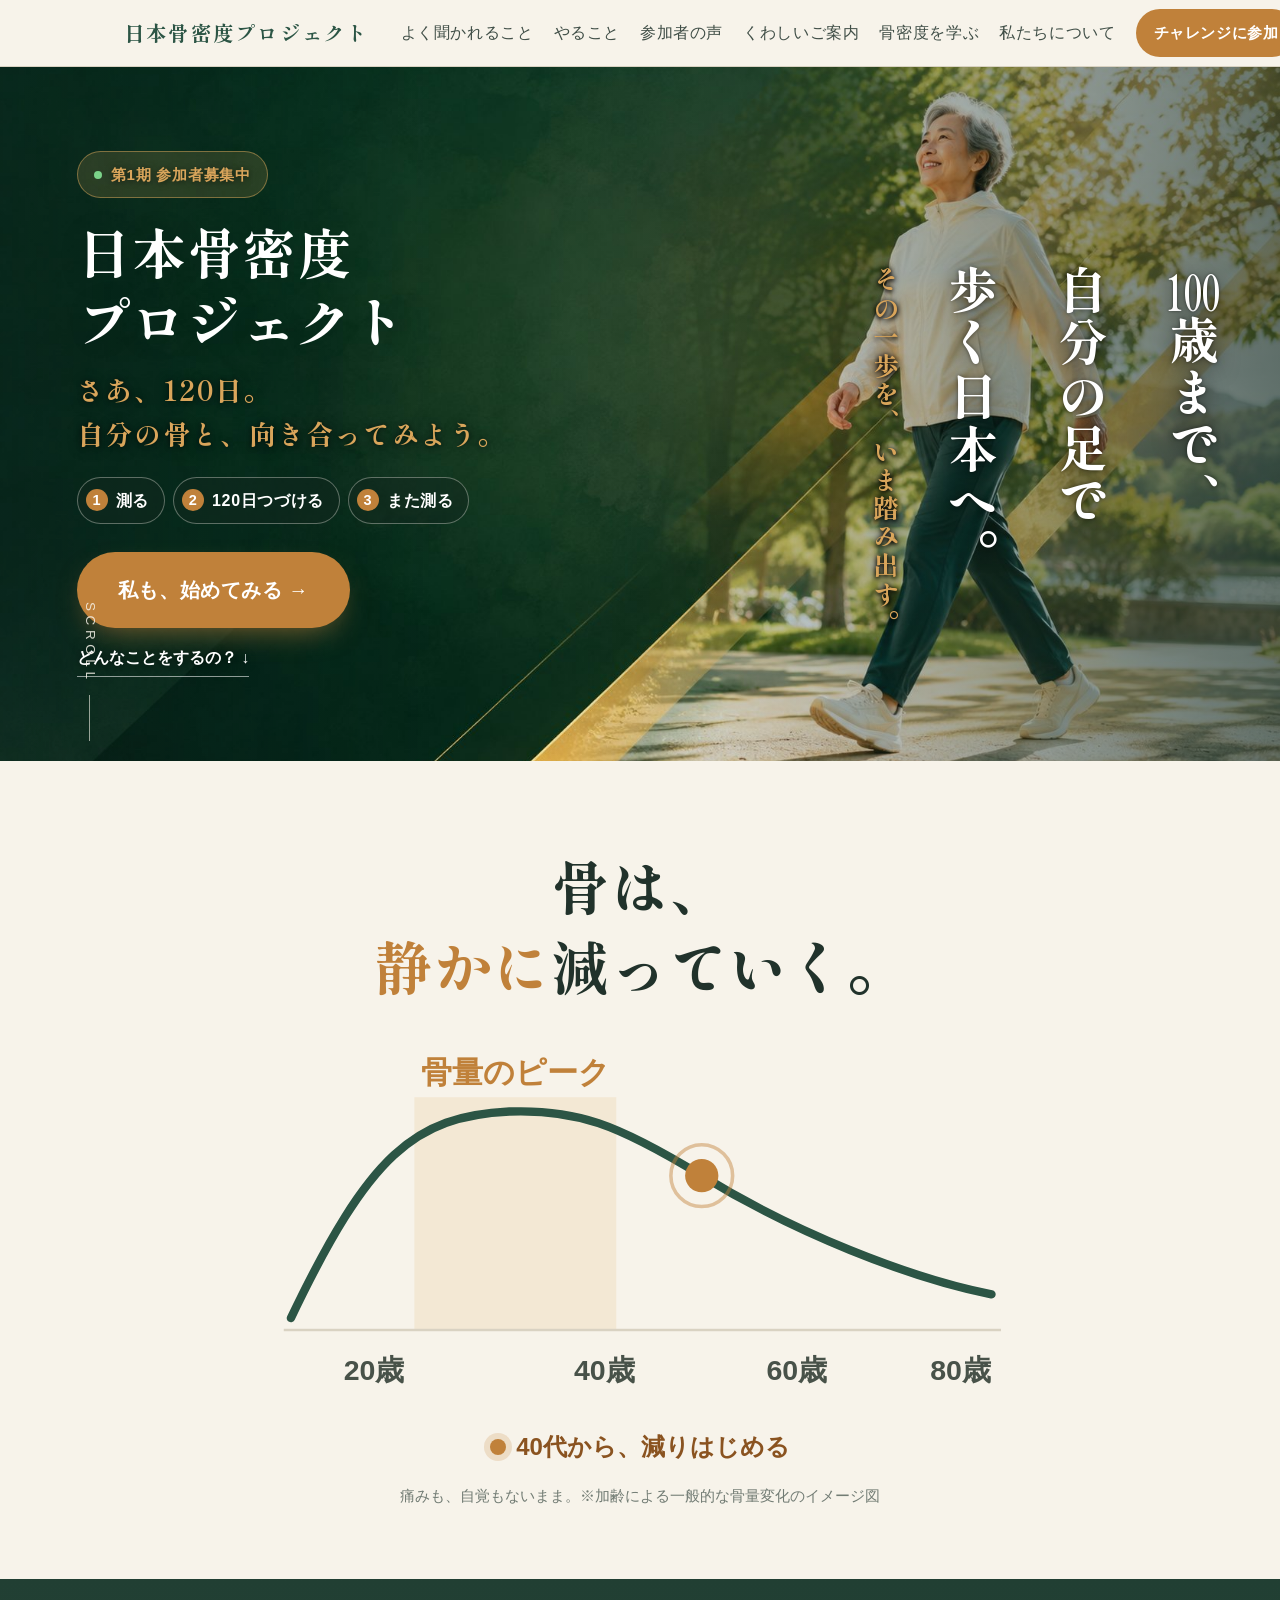
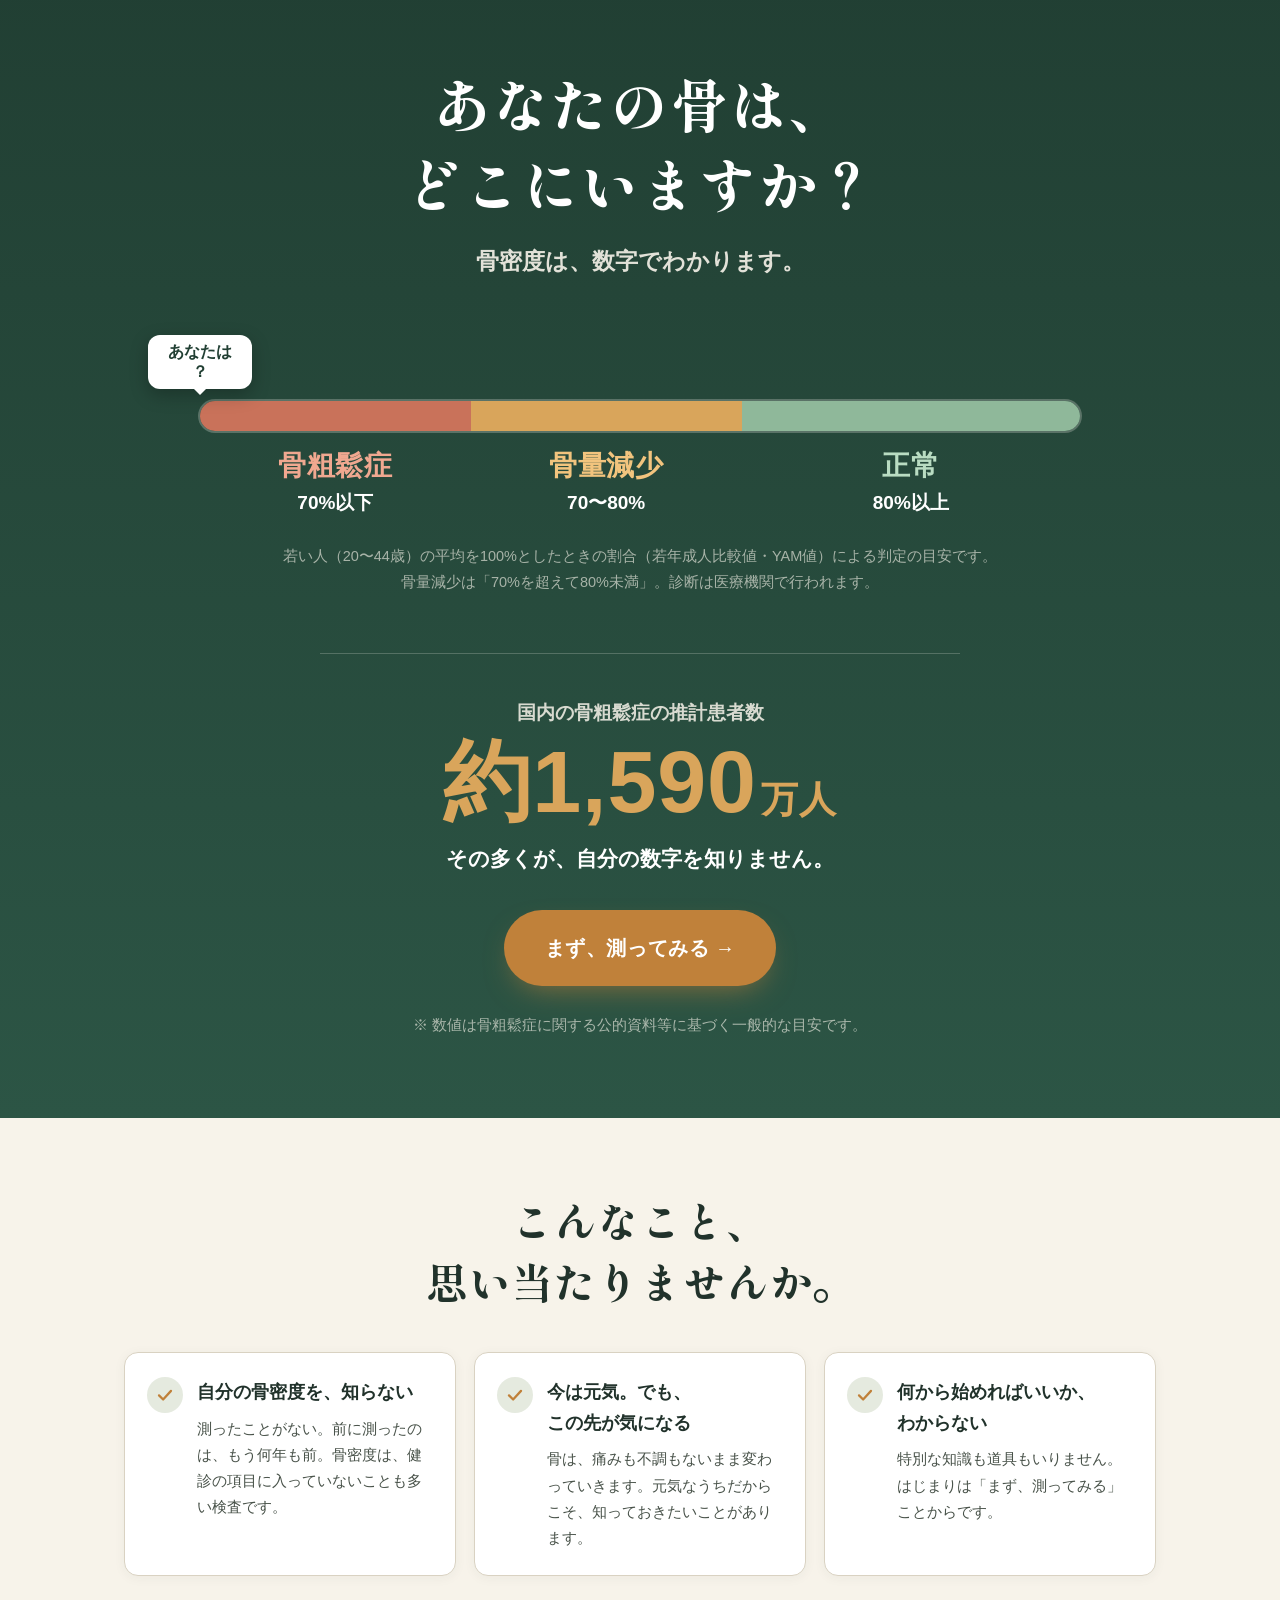
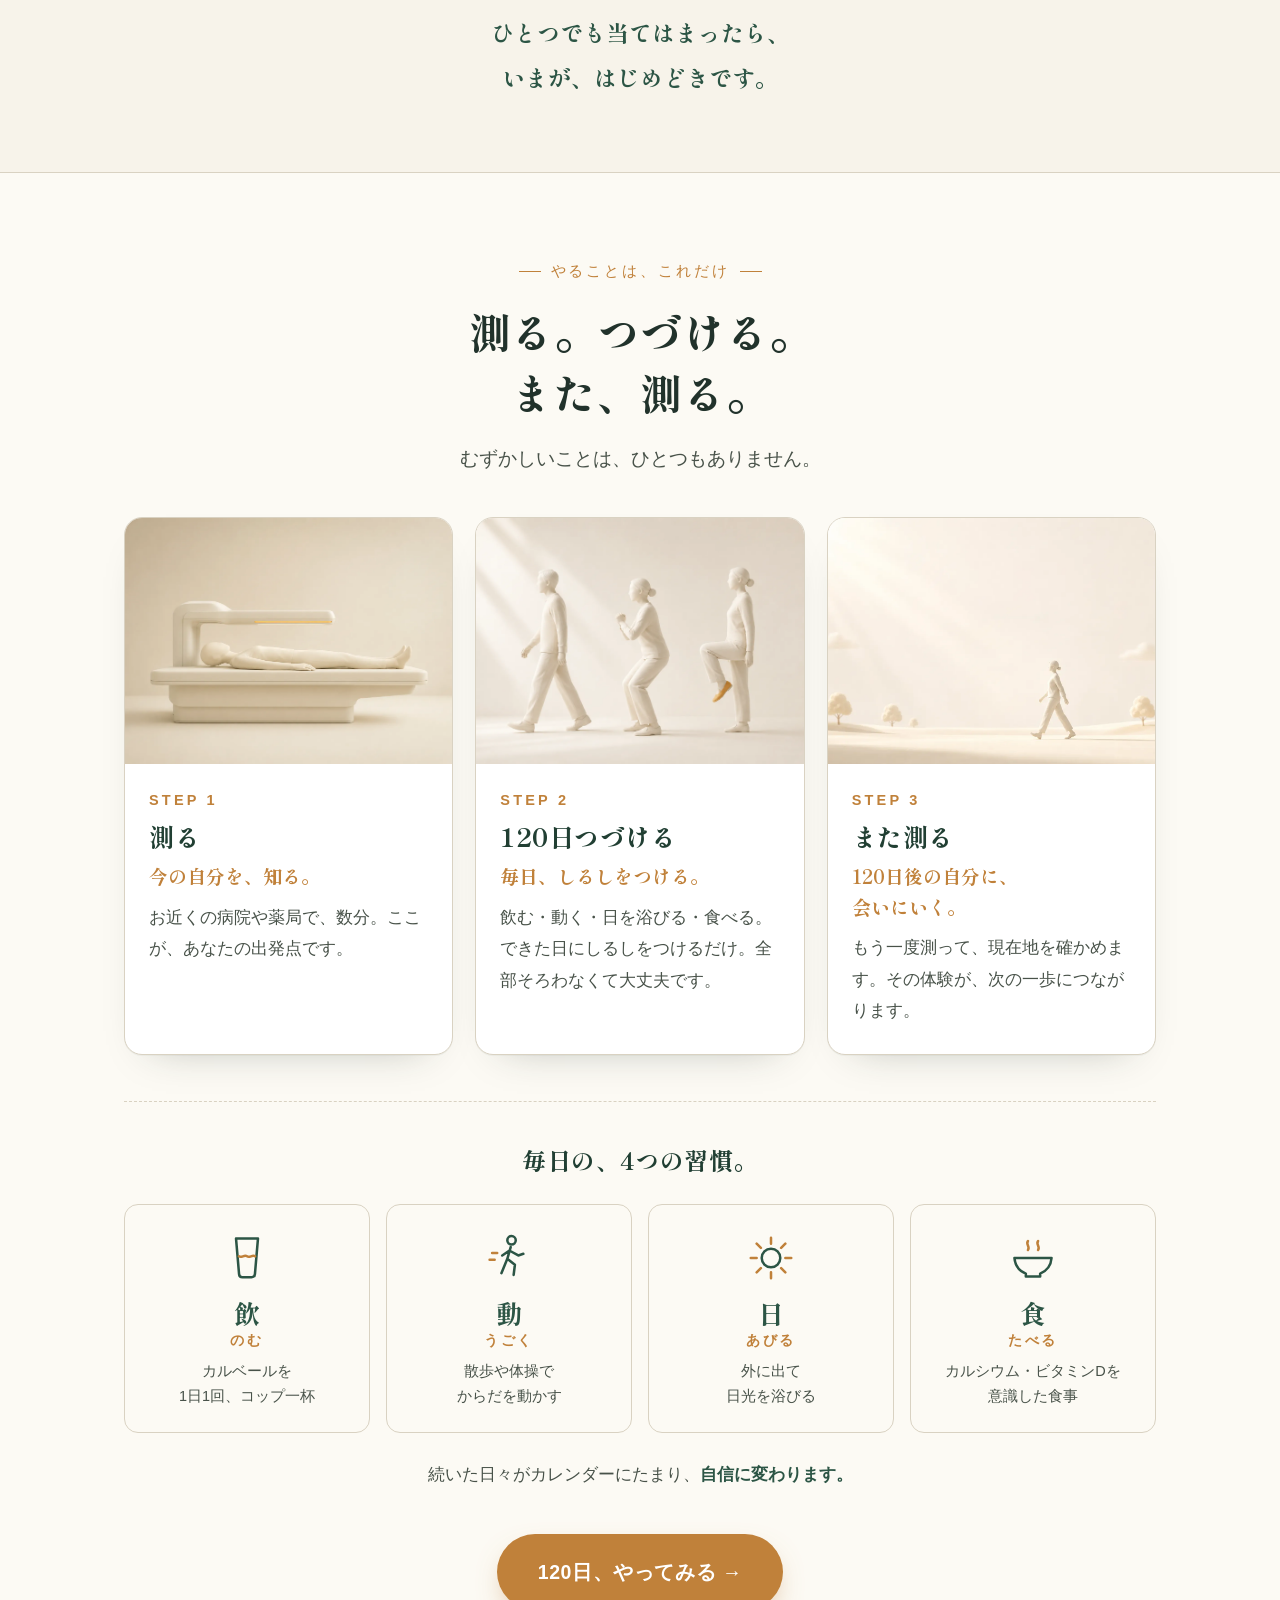
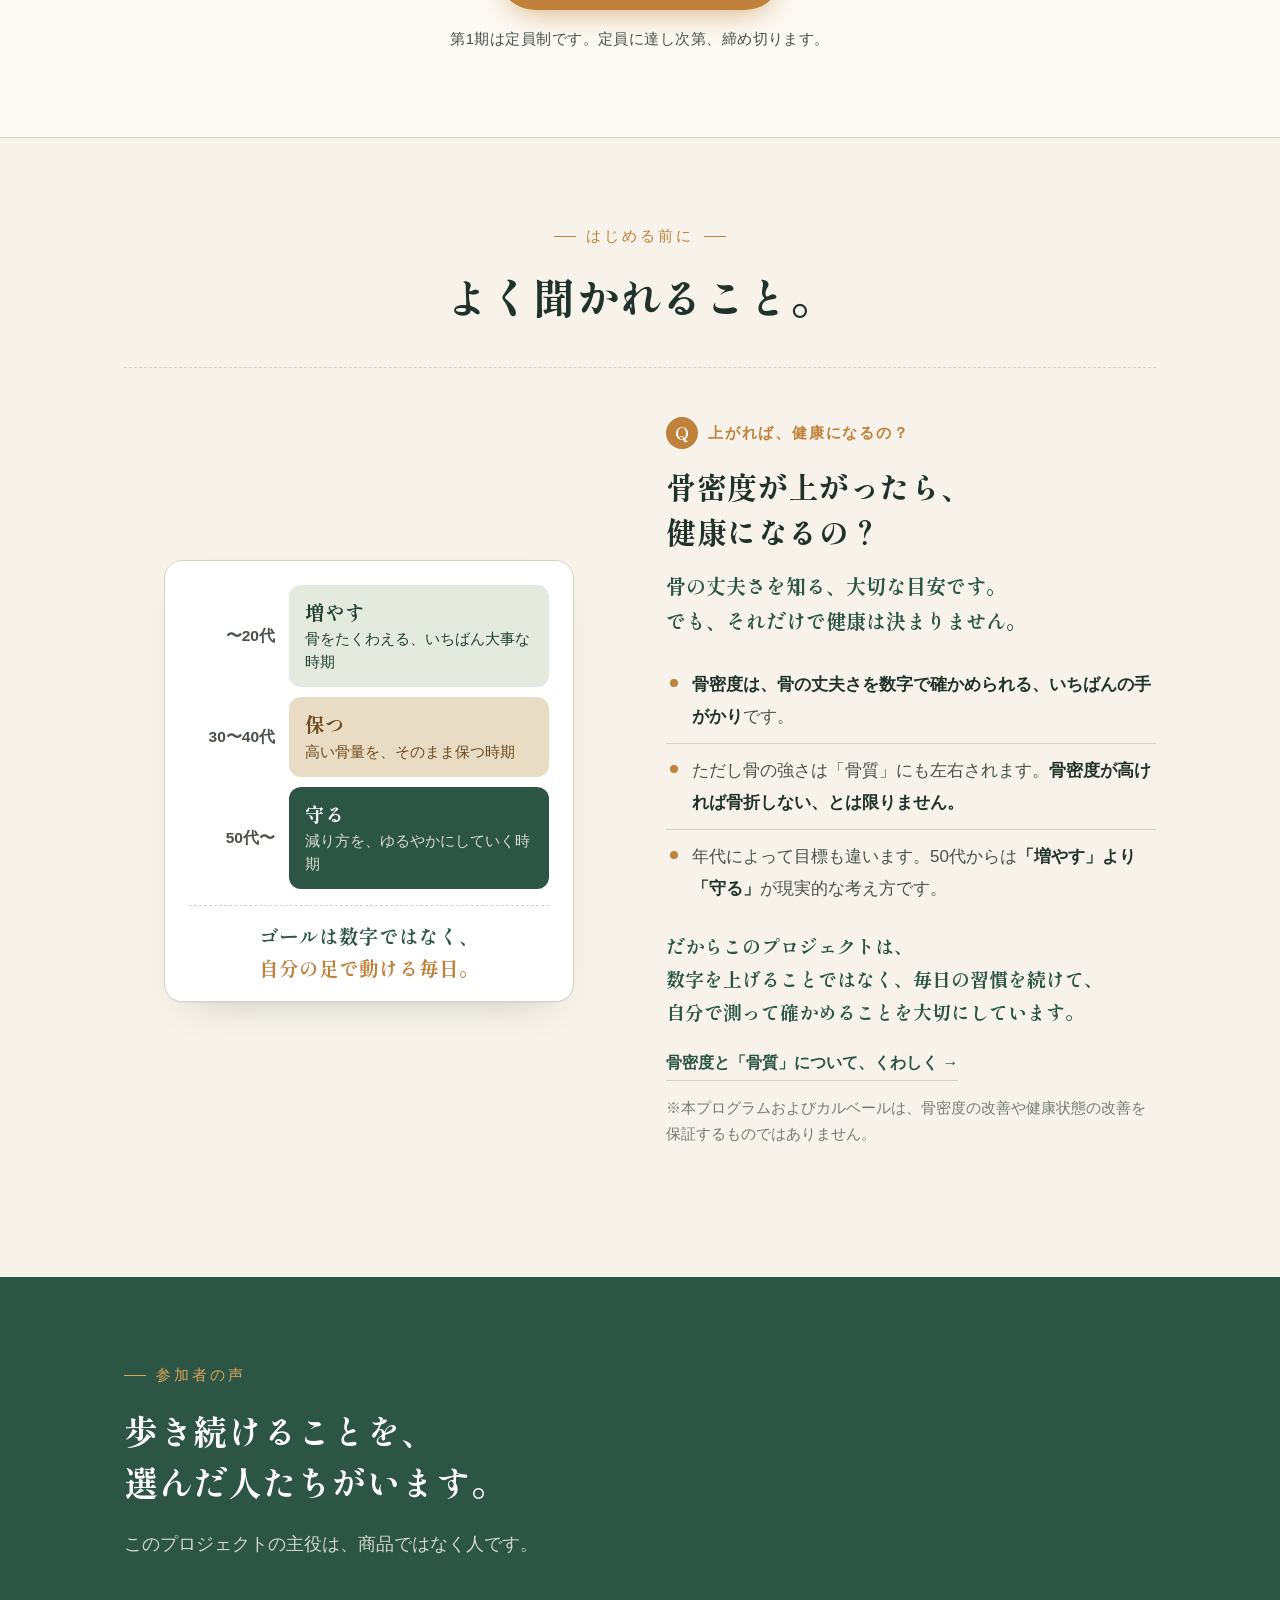
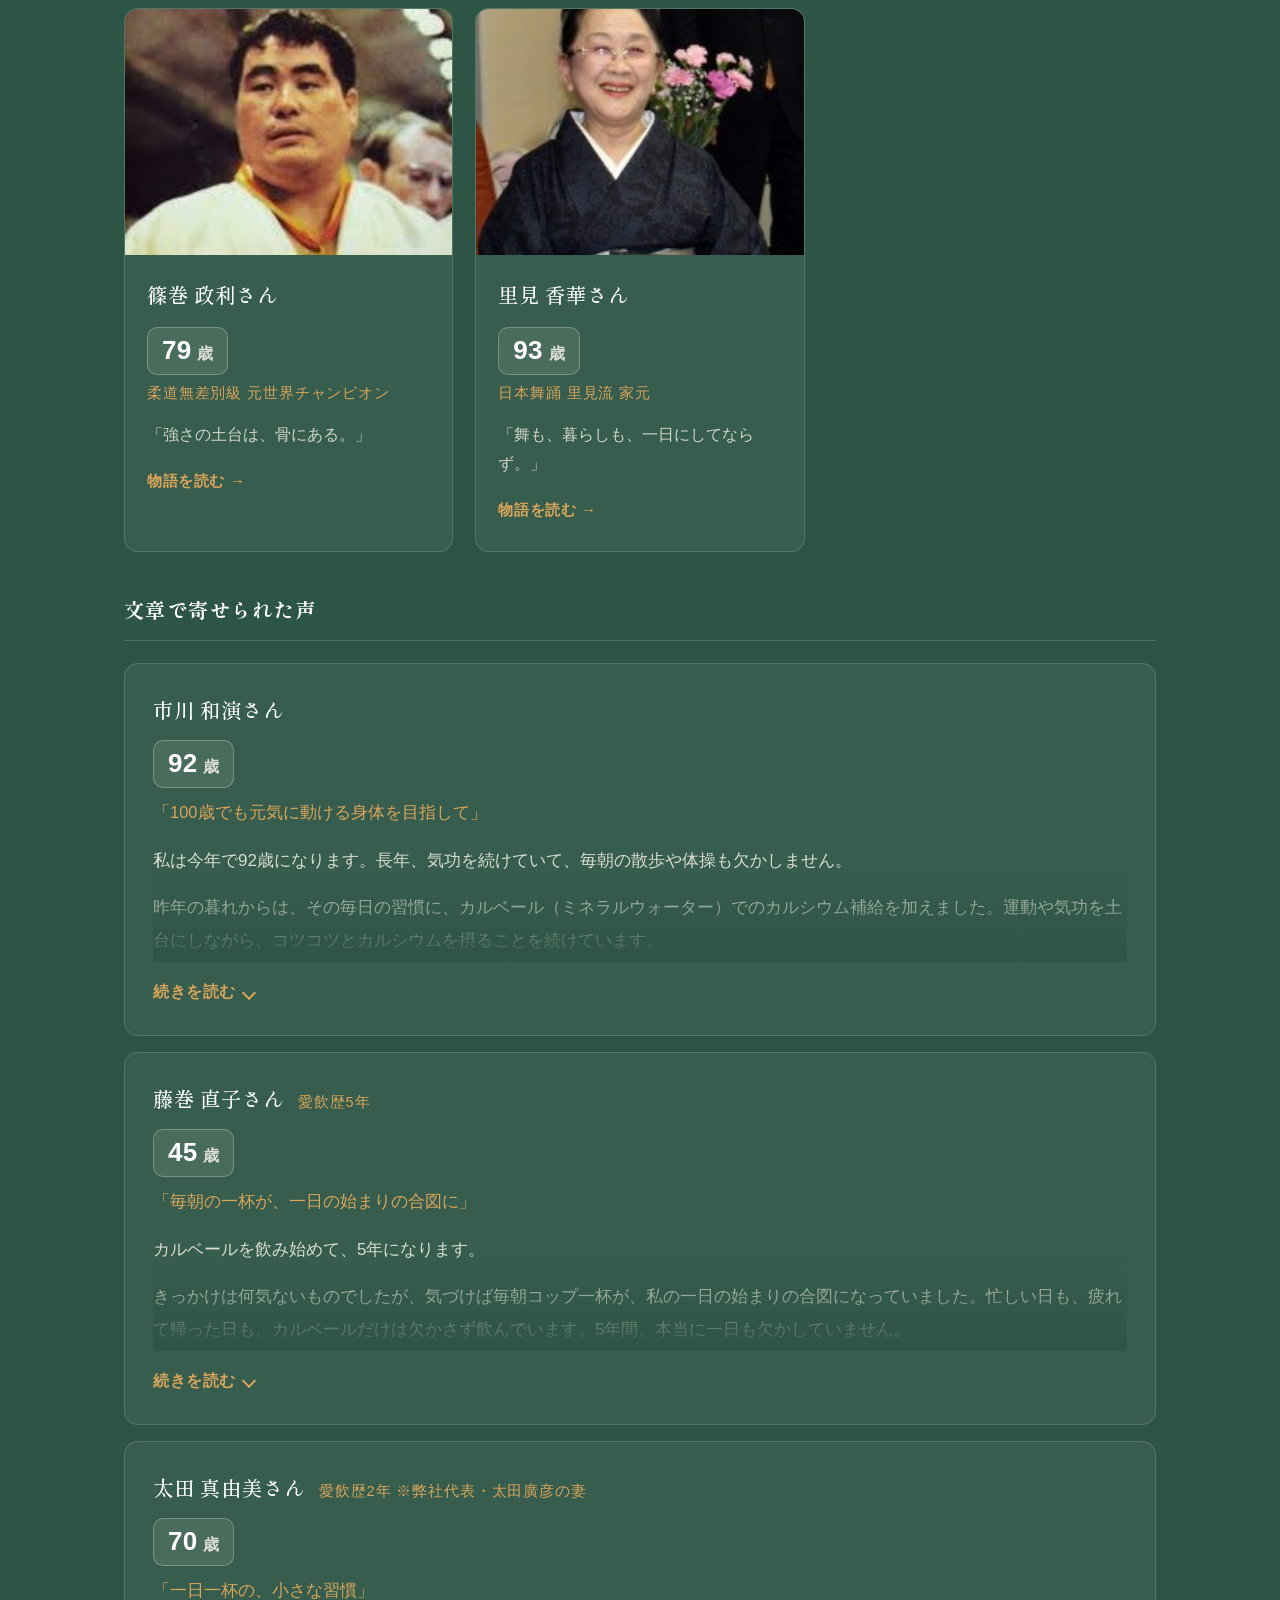
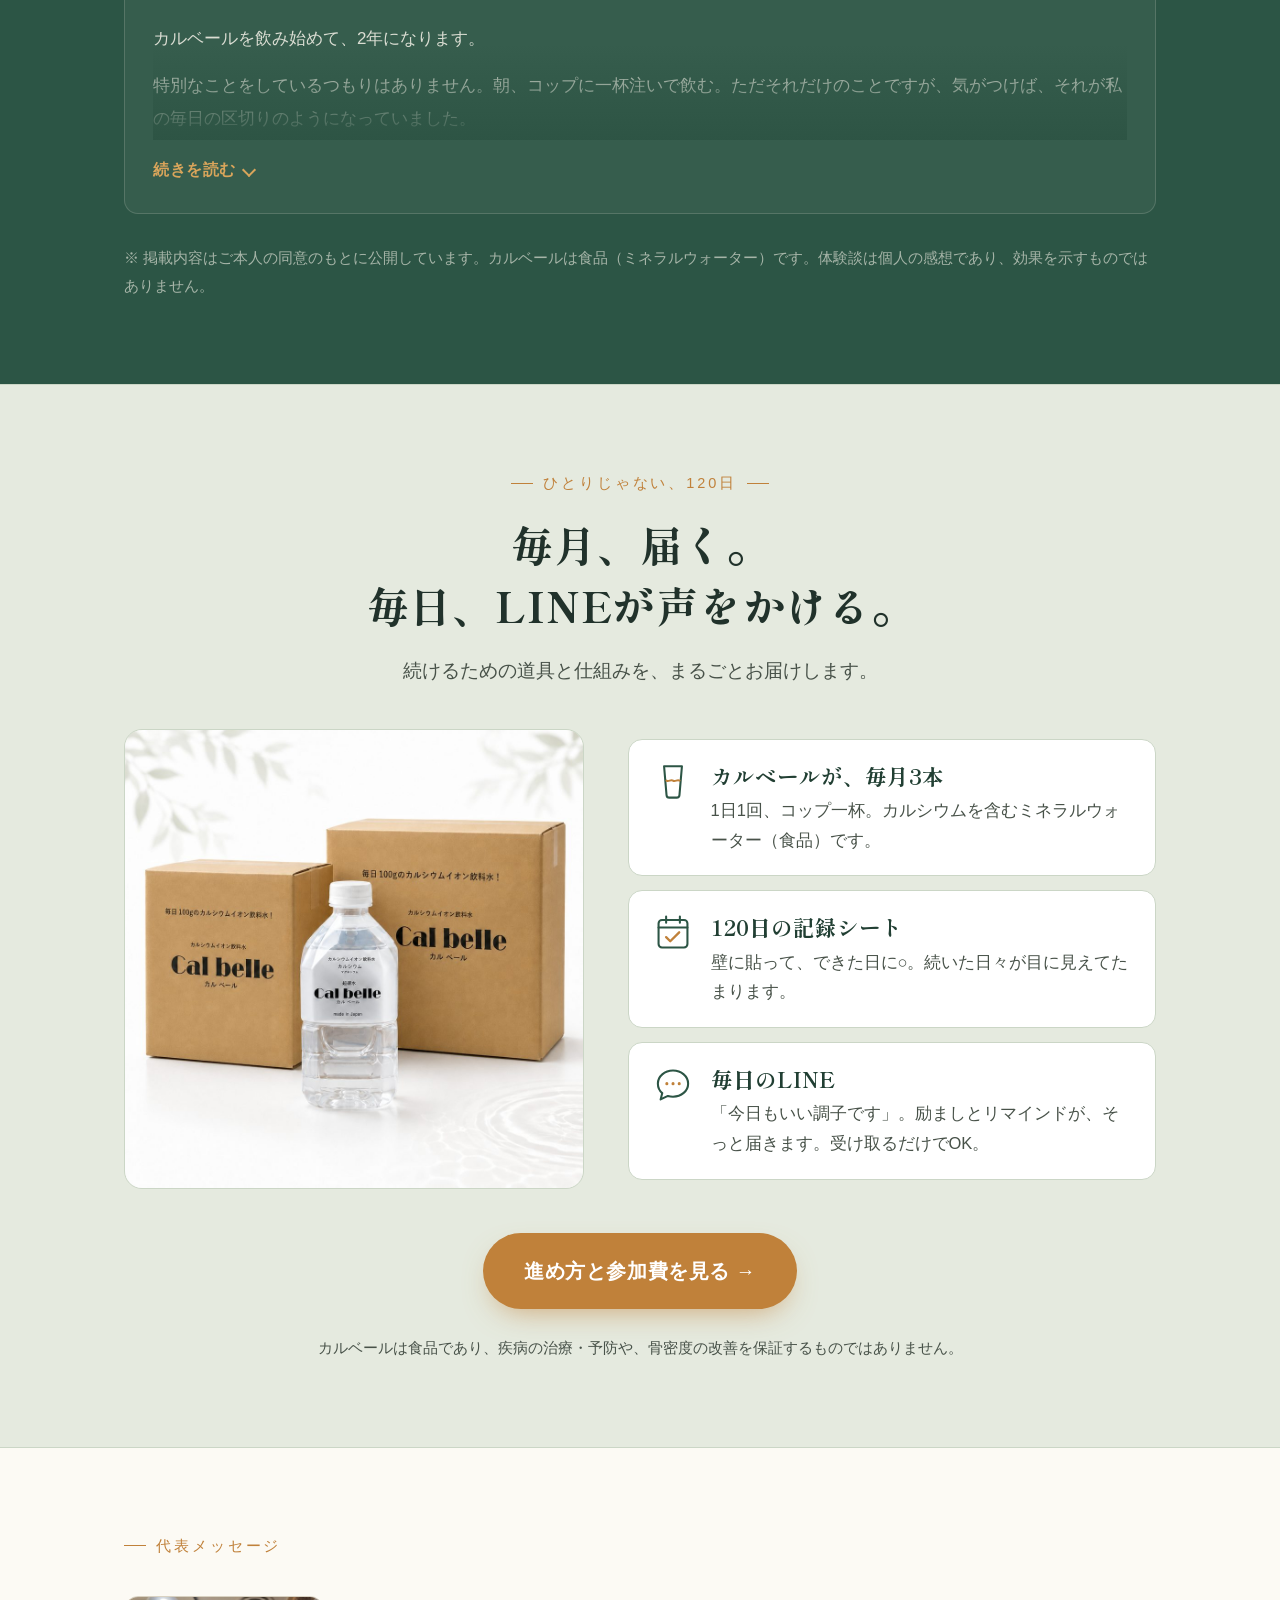
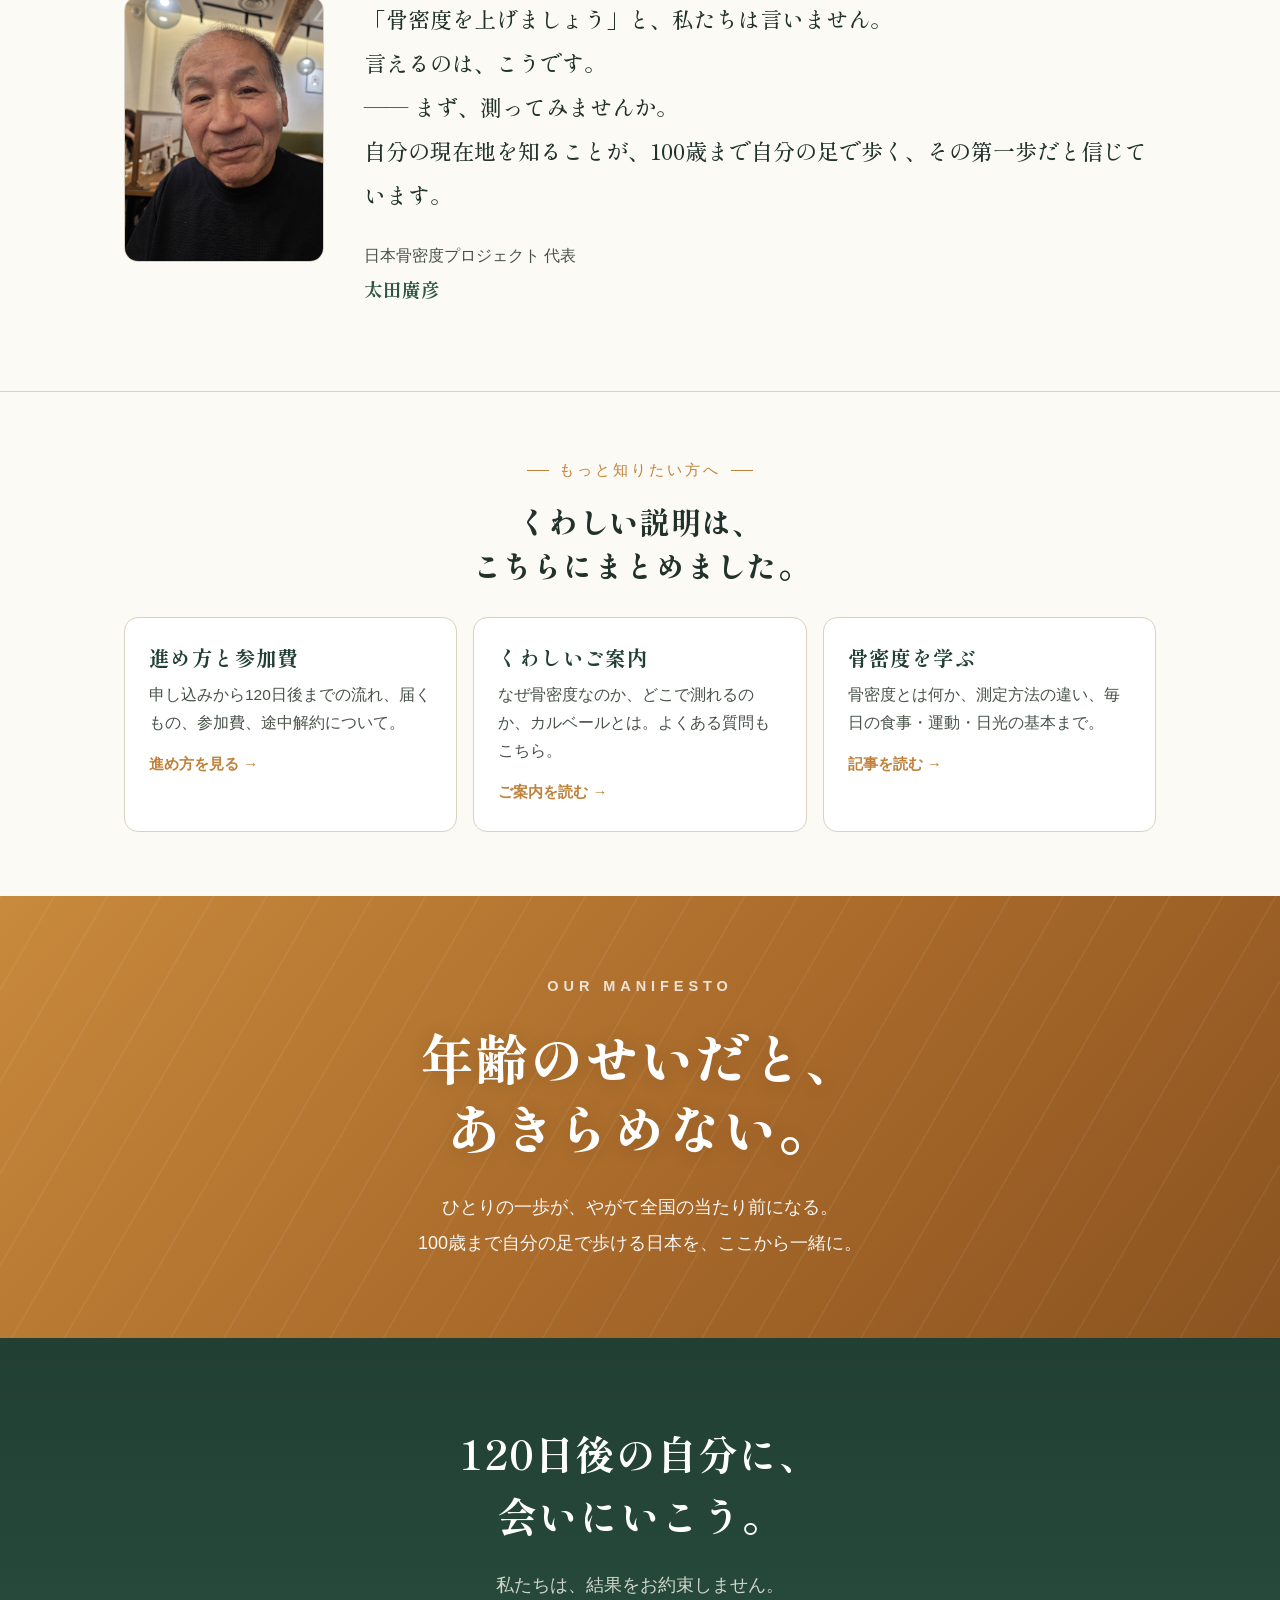
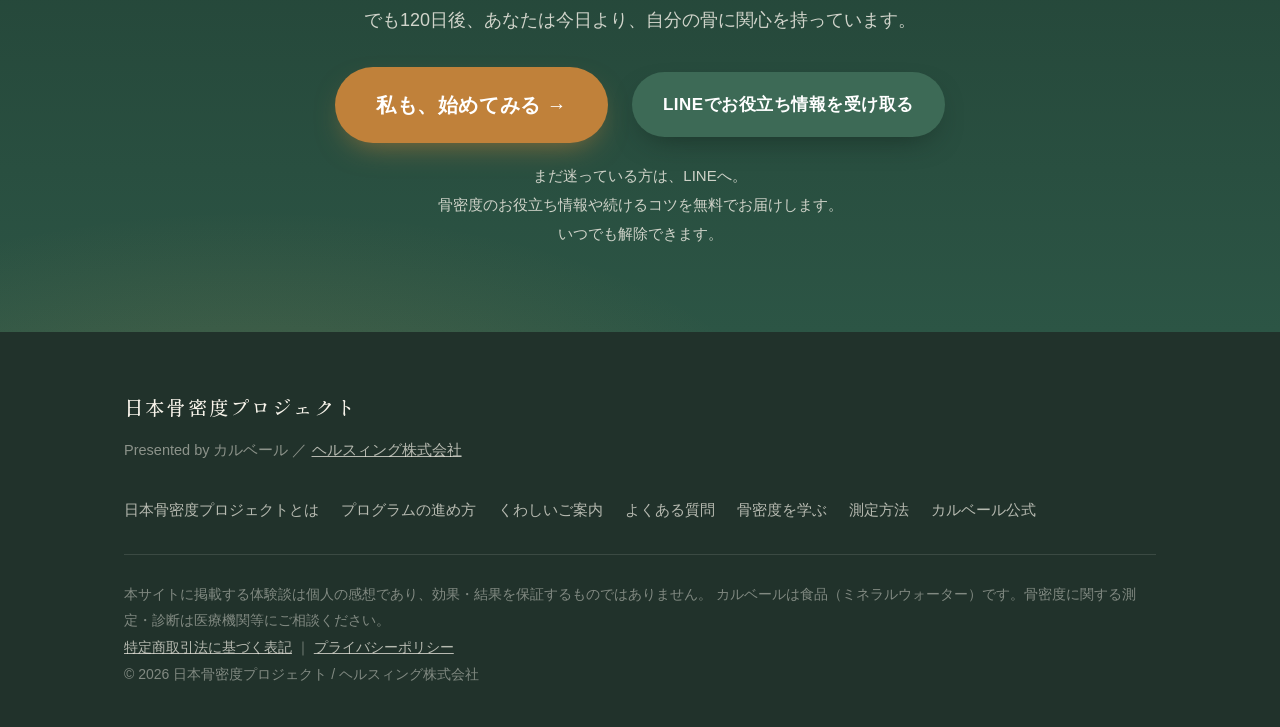
<file: index.html>
<!DOCTYPE html>
<html lang="ja">
<head>
<meta charset="UTF-8">
<meta name="viewport" content="width=device-width, initial-scale=1.0">
<title>日本骨密度プロジェクト【公式】｜まず測る、120日間の骨習慣プログラム</title>
<meta name="description" content="日本骨密度プロジェクトは、まず自分の骨密度を測り、120日間の骨習慣に取り組む全国プロジェクトの公式サイトです。骨密度の基礎知識・測定方法・毎日の習慣をわかりやすくご案内します。">

<!-- SEO / canonical / OGP -->
<link rel="canonical" href="https://kotsumitsudo.jp/">
<meta property="og:type" content="website">
<meta property="og:site_name" content="日本骨密度プロジェクト">
<meta property="og:locale" content="ja_JP">
<meta property="og:title" content="日本骨密度プロジェクト【公式】｜まず測る、120日間の骨習慣プログラム">
<meta property="og:description" content="日本骨密度プロジェクトは、まず自分の骨密度を測り、120日間の骨習慣に取り組む全国プロジェクトの公式サイトです。骨密度の基礎知識・測定方法・毎日の習慣をわかりやすくご案内します。">
<meta property="og:url" content="https://kotsumitsudo.jp/">
<meta property="og:image" content="https://kotsumitsudo.jp/assets/img/ogp.png">
<meta property="og:image:width" content="1200">
<meta property="og:image:height" content="630">
<meta name="twitter:card" content="summary_large_image">
<meta name="twitter:title" content="日本骨密度プロジェクト【公式】｜まず測る、120日間の骨習慣プログラム">
<meta name="twitter:description" content="日本骨密度プロジェクトは、まず自分の骨密度を測り、120日間の骨習慣に取り組む全国プロジェクトの公式サイトです。骨密度の基礎知識・測定方法・毎日の習慣をわかりやすくご案内します。">
<meta name="twitter:image" content="https://kotsumitsudo.jp/assets/img/ogp.png">

<script type="application/ld+json">
{"@context":"https://schema.org","@type":"WebSite","name":"日本骨密度プロジェクト","alternateName":"骨密度プロジェクト","url":"https://kotsumitsudo.jp/"}
</script>
<script type="application/ld+json">
{"@context":"https://schema.org","@type":"Organization","name":"日本骨密度プロジェクト","alternateName":"骨密度プロジェクト","url":"https://kotsumitsudo.jp/","logo":"https://kotsumitsudo.jp/assets/img/ogp.png","description":"まず自分の骨密度を測り、120日間の骨習慣に取り組む全国プロジェクトの公式サイト。","sameAs":["https://www.instagram.com/kotsumitsudo8996/"],"parentOrganization":{"@type":"Organization","name":"ヘルスィング株式会社","url":"https://healthing.jp/"}}
</script>


<!-- Google tag (gtag.js) -->
<script async src="https://www.googletagmanager.com/gtag/js?id=G-N0171GTLM5"></script>
<script>
  window.dataLayer = window.dataLayer || [];
  function gtag(){dataLayer.push(arguments);}
  gtag('js', new Date());
  gtag('config', 'G-N0171GTLM5');
</script>

<link rel="icon" href="/favicon.ico" sizes="any">
<link rel="icon" type="image/png" href="/assets/img/favicon-32.png" sizes="32x32">
<link rel="apple-touch-icon" href="/apple-touch-icon.png">

<link rel="preconnect" href="https://fonts.googleapis.com">
<link rel="preconnect" href="https://fonts.gstatic.com" crossorigin>
<link href="https://fonts.googleapis.com/css2?family=Shippori+Mincho+B1:wght@500;600;700;800&family=Zen+Kaku+Gothic+New:wght@400;500;700&display=swap" rel="stylesheet">

<style>
:root{
  --pine:#2C5545;
  --pine-deep:#213F33;
  --ink:#21322B;
  --amber:#C0813A;
  --amber-soft:#D9A55B;
  --ivory:#F7F3EA;
  --paper:#FCFAF4;
  --sage:#E5EADF;
  --sage-line:#CBD6C6;
  --line:#D9D2C2;
  --muted:#485249;
  --shadow:0 1px 0 rgba(33,50,43,.04), 0 18px 40px -28px rgba(33,50,43,.35);
}
*{box-sizing:border-box;}
html{scroll-behavior:smooth;}
body{
  margin:0;
  font-family:"Zen Kaku Gothic New",-apple-system,BlinkMacSystemFont,"Hiragino Kaku Gothic ProN",sans-serif;
  color:var(--ink);
  background:var(--ivory);
  line-height:1.95;
  font-size:19.5px;
  font-weight:500;
}
.serif{font-family:"Shippori Mincho B1",serif;}
h1,h2,h3{font-family:"Shippori Mincho B1",serif;font-weight:700;letter-spacing:.02em;line-height:1.5;margin:0;}
p{margin:0;}
a{color:inherit;}
img{max-width:100%;display:block;}
.wrap{max-width:1080px;margin:0 auto;padding:0 24px;}
.narrow{max-width:760px;margin:0 auto;padding:0 24px;}

/* ---------- 記事への導線 ---------- */
.learn-more{margin-top:30px;}
.learn-more a{
  display:inline-block;font-weight:700;font-size:17px;color:var(--pine);
  text-decoration:none;border:1px solid var(--line);border-radius:999px;
  padding:.78em 1.9em;background:#fff;transition:border-color .18s ease,color .18s ease;
}
.learn-more a:hover{border-color:var(--amber);color:var(--amber);}

.learn-hub{background:var(--paper);border-top:1px solid var(--line);border-bottom:1px solid var(--line);}
.learn-hub .wrap{padding-top:56px;padding-bottom:56px;}
.learn-grid{display:grid;grid-template-columns:repeat(auto-fit,minmax(230px,1fr));gap:14px;margin-top:28px;}
.learn-card{
  display:block;text-decoration:none;background:#fff;
  border:1px solid var(--line);border-radius:8px;padding:20px 22px;
  transition:border-color .18s ease;
}
.learn-card:hover{border-color:var(--amber);}
.learn-card .n{font-size:13.5px;letter-spacing:.16em;color:var(--amber);font-weight:700;}
.learn-card h3{font-size:19.5px;color:var(--pine-deep);margin:6px 0 8px;}
.learn-card p{font-size:15px;color:var(--muted);line-height:1.8;}
.learn-hub .allmore{margin-top:26px;}

/* ---------- header ---------- */
.site-header{
  position:sticky;top:0;z-index:50;
  background:rgba(247,243,234,.9);
  backdrop-filter:saturate(140%) blur(8px);
  border-bottom:1px solid var(--line);
}
.site-header .wrap{display:flex;align-items:center;justify-content:space-between;height:66px;}
.brand{display:flex;align-items:baseline;gap:10px;text-decoration:none;}
.brand .mark{font-family:"Shippori Mincho B1",serif;font-weight:700;font-size:20.5px;color:var(--pine);letter-spacing:.06em;white-space:nowrap;}
.brand .sub{font-size:13.5px;color:var(--muted);letter-spacing:.18em;}
.nav{display:flex;gap:26px;align-items:center;}
.nav a{text-decoration:none;font-size:15.5px;color:var(--ink);letter-spacing:.04em;opacity:.85;white-space:nowrap;}
.nav a:hover{opacity:1;color:var(--pine);}
.nav .btn-sm{
  background:var(--amber);color:#fff;padding:9px 18px;border-radius:999px;
  font-size:15px;font-weight:700;letter-spacing:.04em;opacity:1;
}
.nav .btn-sm:hover{background:#a86f2d;color:#fff;}
.menu-toggle{display:none;}

/* ---------- hero (single image, headline on green field) ---------- */
.hero{
  position:relative;min-height:clamp(460px,60vh,620px);
  display:flex;align-items:center;justify-content:flex-start;background:var(--pine-deep);
  color:var(--ivory);overflow:hidden;isolation:isolate;-webkit-font-smoothing:antialiased;
}
.hero-bg{position:absolute;inset:0;width:100%;height:100%;object-fit:cover;object-position:center 20%;z-index:0;}
.hero-shade{
  position:absolute;inset:0;z-index:1;
  background:
    linear-gradient(90deg, rgba(18,40,30,.34) 0%, transparent 34%),
    linear-gradient(270deg, rgba(18,40,30,.64) 0%, rgba(18,40,30,.32) 30%, transparent 58%);
}
.hero-content{
  position:relative;z-index:2;max-width:560px;text-align:left;
  padding:0 24px 0 clamp(24px,6vw,92px);
}
.hero-content .eyebrow{display:none;margin-bottom:20px;} /* desktopは縦書きタイトルを使用。狭幅で表示 */

/* 右側・縦書きのミッション（歩く人に重ねる） */
.hero-mission-v{
  position:absolute;z-index:2;top:50%;transform:translateY(-40%);right:clamp(12px,3vw,44px);
  display:flex;flex-direction:row;align-items:flex-start;gap:clamp(4px,1vw,14px);
  pointer-events:none;
}
.hero-mission-v span{writing-mode:vertical-rl;text-orientation:mixed;font-family:"Shippori Mincho B1",serif;}
.hero-mission-v .mv-main{
  font-weight:800;color:#fff;letter-spacing:.06em;
  font-size:clamp(28px,4.2vw,50px);
  text-shadow:0 2px 22px rgba(0,0,0,.62),0 0 4px rgba(0,0,0,.5);
}
.hero-mission-v .mv-accent{
  font-weight:700;color:var(--amber-soft);letter-spacing:.1em;margin-top:2px;
  font-size:clamp(18.5px,2.3vw,26px);
  text-shadow:0 0 5px rgba(0,0,0,.9),0 0 12px rgba(0,0,0,.7),0 2px 4px rgba(0,0,0,.85);
}
.tcy{text-combine-upright:all;-webkit-text-combine:horizontal;}

/* 左側・ブランド（グリーン地） */
.brand-title{
  font-family:"Shippori Mincho B1",serif;font-weight:800;color:#fff;
  font-size:clamp(30px,4.6vw,54px);line-height:1.28;letter-spacing:.02em;
  text-shadow:0 2px 30px rgba(0,0,0,.25);
}
.brand-tag{
  font-family:"Shippori Mincho B1",serif;font-weight:700;color:var(--amber-soft);
  font-size:clamp(20.5px,2.4vw,26px);letter-spacing:.08em;margin-top:12px;
}
.brand-note{font-family:"Zen Kaku Gothic New",sans-serif;font-size:15.5px;color:rgba(247,243,234,.82);letter-spacing:.03em;margin-top:12px;}
.hero-pill{
  display:inline-flex;align-items:center;gap:9px;margin-top:20px;
  background:rgba(216,165,91,.16);border:1px solid rgba(216,165,91,.5);
  color:var(--amber-soft);font-size:15px;font-weight:700;letter-spacing:.05em;
  padding:8px 16px;border-radius:999px;text-shadow:0 1px 6px rgba(0,0,0,.5);
}
.hero-pill::before{content:"";width:8px;height:8px;border-radius:50%;background:#7BD389;flex:0 0 auto;}
.hero-mission-mobile{display:none;}
.hero-big{
  font-family:"Shippori Mincho B1",serif;font-weight:800;color:#fff;
  font-size:clamp(30px,5vw,58px);line-height:1.34;letter-spacing:.02em;
  text-shadow:0 2px 20px rgba(0,0,0,.6),0 0 5px rgba(0,0,0,.45);
}
.hero-sub{
  font-family:"Shippori Mincho B1",serif;font-weight:600;
  font-size:clamp(22px,2.8vw,30px);color:var(--amber-soft);
  letter-spacing:.06em;margin-top:18px;
  text-shadow:0 0 5px rgba(0,0,0,.85),0 2px 14px rgba(0,0,0,.6);
}
.hero-sub small{
  display:block;font-family:"Zen Kaku Gothic New",sans-serif;font-weight:400;
  font-size:15.5px;color:rgba(247,243,234,.9);letter-spacing:.04em;margin-top:6px;
  text-shadow:0 1px 8px rgba(0,0,0,.8);
}
.hero-cta{margin-top:34px;}
.scroll-run{
  position:absolute;left:clamp(24px,6vw,92px);bottom:20px;z-index:3;
  writing-mode:vertical-rl;font-size:13.5px;letter-spacing:.34em;
  color:rgba(247,243,234,.85);display:flex;align-items:center;gap:12px;
}
.scroll-run::after{content:"";writing-mode:horizontal-tb;width:1px;height:46px;background:rgba(247,243,234,.6);animation:scrollline 1.8s ease-in-out infinite;transform-origin:top;}
@keyframes scrollline{0%,100%{transform:scaleY(.3);opacity:.4;}50%{transform:scaleY(1);opacity:1;}}
.btn-green{background:#3d6a56;color:#fff;box-shadow:0 12px 30px -14px rgba(20,38,30,.8);}
.btn-green:hover{background:#315646;color:#fff;transform:translateY(-1px);}

/* signature band under hero */
.avg-band{background:var(--pine-deep);padding:46px 0;}
.avg-band .gauge{margin:0 auto;max-width:720px;}

/* awareness block */
.awareness{background:var(--paper);border-top:1px solid var(--line);border-bottom:1px solid var(--line);text-align:center;padding:82px 0;}
.aw-kicker{letter-spacing:.32em;font-size:14.5px;color:var(--amber);font-weight:700;margin-bottom:18px;}
.aw-q{font-family:"Shippori Mincho B1",serif;font-weight:800;font-size:clamp(28px,5vw,48px);line-height:1.42;color:var(--ink);}
.aw-stat{max-width:640px;margin:24px auto 0;font-size:18px;line-height:2.05;color:var(--muted);}
.aw-stat b{color:var(--pine);}
.aw-hope{max-width:640px;margin:14px auto 30px;font-size:17px;line-height:2;color:var(--ink);}
.aw-note{margin-top:22px;font-size:15px;color:#727c74;}

/* hero momentum + heat */
.hero-momentum{
  margin-top:26px;font-size:15.5px;color:rgba(247,243,234,.95);
  display:flex;align-items:center;justify-content:flex-start;gap:10px;letter-spacing:.03em;
  text-shadow:0 1px 8px rgba(0,0,0,.8);
}
.hero-momentum b{font-family:"Shippori Mincho B1",serif;color:var(--amber-soft);font-size:22px;margin:0 3px;}
.pulse{width:9px;height:9px;border-radius:50%;background:#7BD389;flex:0 0 auto;
  box-shadow:0 0 0 0 rgba(123,211,137,.7);animation:pulse 1.9s infinite;}
@keyframes pulse{0%{box-shadow:0 0 0 0 rgba(123,211,137,.6);}70%{box-shadow:0 0 0 11px rgba(123,211,137,0);}100%{box-shadow:0 0 0 0 rgba(123,211,137,0);}}

/* manifesto band */
.manifesto{
  background:linear-gradient(135deg,#C88A3C 0%, #A8692A 55%, #8A5320 100%);
  color:#fff;text-align:center;padding:90px 0;position:relative;overflow:hidden;
}
.manifesto::before{content:"";position:absolute;inset:0;
  background:repeating-linear-gradient(120deg, rgba(255,255,255,.05) 0 2px, transparent 2px 46px);}
.mf-inner{position:relative;z-index:1;}
.mf-kicker{letter-spacing:.34em;font-size:14.5px;color:rgba(255,255,255,.8);margin-bottom:22px;font-weight:700;}
.mf-lines{font-family:"Shippori Mincho B1",serif;font-weight:800;font-size:clamp(30px,5.6vw,54px);line-height:1.3;color:#fff;text-shadow:0 2px 20px rgba(0,0,0,.15);}
.mf-body{max-width:660px;margin:26px auto 34px;font-size:18px;line-height:2.05;color:rgba(255,255,255,.94);}
.btn-onwarm{background:#fff;color:#8A5320;box-shadow:0 14px 34px -14px rgba(0,0,0,.4);}
.btn-onwarm:hover{background:#FCF6EC;color:#7a4718;transform:translateY(-1px);}
.eyebrow{
  display:inline-flex;align-items:center;gap:9px;
  font-size:14.5px;letter-spacing:.22em;color:var(--amber-soft);
  text-transform:none;margin-bottom:26px;
}
.eyebrow::before{content:"";width:26px;height:1px;background:var(--amber-soft);display:inline-block;}
.hero h1{
  color:#fff;font-size:clamp(30px,5.4vw,54px);line-height:1.42;font-weight:700;
  text-shadow:0 1px 30px rgba(0,0,0,.15);
}
.hero .lead{
  margin-top:26px;max-width:560px;font-size:19px;line-height:2;color:rgba(247,243,234,.86);
}
.mission-tag{
  font-family:"Shippori Mincho B1",serif;
  display:inline-block;margin-top:8px;font-size:clamp(24px,3.4vw,30px);color:var(--amber-soft);
}
.hero-cta{display:flex;flex-wrap:wrap;gap:14px;margin-top:38px;justify-content:flex-start;}
.btn{
  display:inline-flex;align-items:center;gap:9px;
  padding:15px 30px;border-radius:999px;font-weight:700;font-size:17px;
  letter-spacing:.03em;text-decoration:none;transition:.18s;border:1px solid transparent;
}
.btn-primary{background:var(--amber);color:#fff;box-shadow:0 12px 30px -12px rgba(192,129,58,.7);}
.btn-primary:hover{background:#a86f2d;transform:translateY(-1px);}
.btn-ghost{background:transparent;color:var(--ivory);border-color:rgba(247,243,234,.35);}
.btn-ghost:hover{border-color:var(--ivory);background:rgba(247,243,234,.08);}

/* signature: 同年代平均ライン */
.gauge{
  margin-top:52px;background:rgba(247,243,234,.06);
  border:1px solid rgba(247,243,234,.16);border-radius:14px;padding:26px 28px 22px;
  max-width:640px;
}
.gauge-label{font-size:14.5px;letter-spacing:.14em;color:var(--amber-soft);margin-bottom:16px;}
.gauge svg{width:100%;height:auto;display:block;}
.gauge-cap{font-size:14.5px;color:rgba(247,243,234,.7);margin-top:14px;line-height:1.7;}

/* ---------- generic section ---------- */
section{padding:84px 0;}
.section-head{margin-bottom:46px;}
.kicker{
  font-size:14.5px;letter-spacing:.2em;color:var(--amber);margin-bottom:16px;
  display:flex;align-items:center;gap:10px;
}
.kicker::before{content:"";width:22px;height:1px;background:var(--amber);}
.section-head h2{font-size:clamp(26px,3.6vw,34px);color:var(--ink);line-height:1.5;}
.section-head .desc{margin-top:20px;max-width:620px;color:var(--muted);font-size:18px;}

/* why */
.why{background:var(--paper);border-top:1px solid var(--line);border-bottom:1px solid var(--line);}
.stat-row{display:grid;grid-template-columns:repeat(3,1fr);gap:22px;margin-top:8px;}
.stat{background:var(--ivory);border:1px solid var(--line);border-radius:12px;padding:28px 24px;}
.stat .num{font-family:"Shippori Mincho B1",serif;font-size:34px;color:var(--pine);font-weight:700;line-height:1.2;}
.stat .num small{font-size:18.5px;color:var(--amber);margin-left:4px;}
.stat .t{margin-top:12px;font-size:17px;color:var(--muted);line-height:1.75;}
.src{margin-top:26px;font-size:15px;color:#727c74;line-height:1.7;}

/* steps 3 */
.steps{display:grid;grid-template-columns:repeat(3,1fr);gap:24px;}
.step{
  background:var(--sage);border:1px solid var(--sage-line);border-radius:14px;padding:34px 28px;
  position:relative;
}
.step .no{
  font-family:"Shippori Mincho B1",serif;font-size:17px;color:var(--pine);
  border:1.5px solid var(--pine);width:40px;height:40px;border-radius:50%;
  display:flex;align-items:center;justify-content:center;margin-bottom:20px;font-weight:700;
}
.step h3{font-size:22px;color:var(--ink);margin-bottom:12px;}
.step p{font-size:18px;color:var(--muted);line-height:1.8;}

/* participants */
.people{background:var(--pine);color:var(--ivory);}
.people .kicker{color:var(--amber-soft);}
.people .kicker::before{background:var(--amber-soft);}
.people .section-head h2{color:#fff;}
.people .section-head .desc{color:rgba(247,243,234,.82);}
.people-grid{display:grid;grid-template-columns:repeat(3,1fr);gap:22px;}
.person{
  background:rgba(247,243,234,.05);border:1px solid rgba(247,243,234,.16);
  border-radius:14px;overflow:hidden;
}
.person .ph{
  aspect-ratio:4/3;background:
    repeating-linear-gradient(135deg,rgba(247,243,234,.06) 0 12px,rgba(247,243,234,.03) 12px 24px);
  display:flex;align-items:center;justify-content:center;color:rgba(247,243,234,.55);
  font-size:14.5px;letter-spacing:.08em;text-align:center;position:relative;
}
.person .ph .play{
  width:52px;height:52px;border-radius:50%;border:1.5px solid rgba(247,243,234,.5);
  display:flex;align-items:center;justify-content:center;margin-bottom:8px;
}
.person .ph .play::after{content:"";border-left:12px solid rgba(247,243,234,.7);border-top:8px solid transparent;border-bottom:8px solid transparent;margin-left:3px;}
.person .body{padding:20px 22px 24px;}
.person .body .name{font-family:"Shippori Mincho B1",serif;font-size:20.5px;color:#fff;}
.person .body .meta{font-size:14.5px;color:var(--amber-soft);margin-top:4px;letter-spacing:.06em;}
.person .body .quote{font-size:16px;color:rgba(247,243,234,.8);margin-top:14px;line-height:1.8;}
.people-note{margin-top:30px;font-size:14.5px;color:rgba(247,243,234,.6);}

/* text voices (within participants section) */
.voice-block{margin-top:42px;}
.voice-heading{
  font-family:"Shippori Mincho B1",serif;font-weight:700;font-size:20.5px;color:#fff;
  padding-bottom:16px;margin-bottom:22px;border-bottom:1px solid rgba(247,243,234,.16);
}
.voice-list{display:flex;flex-direction:column;gap:16px;}
.voice-item{
  background:rgba(247,243,234,.05);border:1px solid rgba(247,243,234,.16);
  border-radius:14px;padding:26px 28px;
}
.voice-item .v-head{display:flex;align-items:baseline;flex-wrap:wrap;gap:6px 14px;}
.voice-item .v-name{font-family:"Shippori Mincho B1",serif;font-size:20.5px;color:#fff;}
.voice-item .v-meta{font-size:14.5px;color:var(--amber-soft);letter-spacing:.06em;}
.voice-item .v-title{font-size:16.5px;color:var(--amber-soft);margin:10px 0 4px;line-height:1.7;}
.voice-item .v-body{position:relative;}
.voice-item .v-body p{font-size:17px;color:rgba(247,243,234,.85);line-height:1.95;margin-top:14px;}
.voice-item .v-body p:first-child{margin-top:14px;}
.voice-item.clamp .v-body{max-height:300px;overflow:hidden;}
.voice-item.clamp .v-body::after{
  content:"";position:absolute;left:0;right:0;bottom:0;height:96px;pointer-events:none;
  background:linear-gradient(rgba(45,84,68,0),rgba(45,84,68,.96));
}
.voice-item.open .v-body{max-height:none;}
.voice-item .v-toggle{
  margin-top:14px;background:none;border:none;cursor:pointer;padding:6px 0;
  font-family:inherit;font-size:15.5px;font-weight:700;color:var(--amber-soft);
  letter-spacing:.04em;display:inline-flex;align-items:center;gap:8px;
}
.voice-item .v-toggle::after{
  content:"";width:8px;height:8px;border-right:2px solid var(--amber-soft);
  border-bottom:2px solid var(--amber-soft);transform:rotate(45deg);transition:transform .2s;
}
.voice-item.open .v-toggle::after{transform:rotate(-135deg);}
.person .ph img{width:100%;height:100%;object-fit:cover;object-position:center 22%;display:block;}
a.person-link{display:block;text-decoration:none;color:inherit;transition:transform .2s,border-color .2s,background .2s;}
a.person-link:hover{transform:translateY(-3px);border-color:rgba(217,165,91,.5);background:rgba(247,243,234,.08);}
.person .read-more{display:inline-block;margin-top:16px;font-size:15px;font-weight:700;color:var(--amber-soft);letter-spacing:.04em;}
a.person-link:hover .read-more{text-decoration:underline;}

/* challenge */
.challenge{background:var(--paper);}
.timeline{
  display:flex;align-items:stretch;gap:0;margin:10px 0 40px;
  border:1px solid var(--line);border-radius:14px;overflow:hidden;background:var(--ivory);
}
.tl-step{flex:1;padding:26px 20px;border-right:1px solid var(--line);position:relative;}
.tl-step:last-child{border-right:none;background:var(--sage);}
.tl-step .day{font-family:"Shippori Mincho B1",serif;font-size:17px;color:var(--amber);letter-spacing:.06em;}
.tl-step .h{font-weight:700;margin-top:8px;font-size:17px;color:var(--ink);}
.tl-step .t{font-size:15px;color:var(--muted);margin-top:8px;line-height:1.7;}
.courses{display:grid;grid-template-columns:1fr 1fr;gap:22px;}
.course{border:1px solid var(--line);border-radius:14px;padding:30px 28px;background:var(--ivory);}
.course.primary{border-color:var(--pine);border-width:1.5px;box-shadow:var(--shadow);}
.course .tag{font-size:14.5px;letter-spacing:.1em;color:var(--amber);font-weight:700;}
.course h3{font-size:22.5px;margin:12px 0 8px;color:var(--ink);}
.course .p{font-size:16.5px;color:var(--muted);}
.course ul{margin:18px 0 0;padding:0;list-style:none;}
.course li{font-size:16px;color:var(--ink);padding:9px 0 9px 26px;position:relative;border-top:1px dashed var(--line);}
.course li:first-child{border-top:none;}
.course li::before{content:"";position:absolute;left:4px;top:16px;width:7px;height:7px;border-radius:50%;background:var(--amber);}

/* passport */
.passport{background:var(--sage);border-top:1px solid var(--sage-line);border-bottom:1px solid var(--sage-line);}
.passport .grid{display:grid;grid-template-columns:1.1fr 1fr;gap:44px;align-items:center;}
.pp-card{
  background:linear-gradient(160deg,var(--pine),var(--pine-deep));
  color:var(--ivory);border-radius:16px;padding:30px;box-shadow:0 24px 50px -24px rgba(33,63,51,.6);
}
.pp-card .t{font-size:13.5px;letter-spacing:.2em;color:var(--amber-soft);}
.pp-card h3{color:#fff;font-size:24px;margin:8px 0 20px;}
.pp-row{display:flex;justify-content:space-between;padding:12px 0;border-bottom:1px solid rgba(247,243,234,.14);font-size:16px;}
.pp-row span:first-child{color:rgba(247,243,234,.7);}
.pp-avg{margin-top:18px;font-size:14.5px;color:var(--amber-soft);}

/* product / calbelle */
.product .grid{display:grid;grid-template-columns:1fr 1.1fr;gap:44px;align-items:center;}
.product .ph{
  aspect-ratio:1/1;border-radius:16px;border:1px solid var(--line);overflow:hidden;
  background:linear-gradient(160deg,#DCEBF5,#EAF2F8);
  display:flex;align-items:center;justify-content:center;color:#16436B;font-size:15px;text-align:center;letter-spacing:.06em;
}
.product h2{font-size:clamp(26px,3.4vw,32px);color:var(--ink);}
.product .p{margin-top:20px;color:var(--muted);font-size:17px;}
.spec{margin-top:24px;border-top:1px solid var(--line);}
.spec div{display:flex;justify-content:space-between;padding:12px 2px;border-bottom:1px solid var(--line);font-size:16px;}
.spec div span:first-child{color:var(--muted);}
.product .link{margin-top:26px;display:inline-flex;align-items:center;gap:8px;color:var(--pine);font-weight:700;text-decoration:none;font-size:16.5px;}
.product .link:hover{color:var(--amber);}

/* rep message */
.rep{background:var(--paper);}
.rep .grid{display:grid;grid-template-columns:200px 1fr;gap:40px;align-items:start;}
.rep .avatar{
  width:200px;aspect-ratio:3/4;border-radius:14px;border:1px solid var(--line);overflow:hidden;
  background:repeating-linear-gradient(135deg,#eee7d6 0 12px,#f3eede 12px 24px);
  display:flex;align-items:center;justify-content:center;color:#a99;font-size:14.5px;text-align:center;
}
.rep blockquote{margin:0;font-family:"Shippori Mincho B1",serif;font-size:22px;line-height:2;color:var(--ink);}
.rep .sig{margin-top:24px;font-size:16px;color:var(--muted);}
.rep .sig b{font-family:"Shippori Mincho B1",serif;color:var(--pine);font-size:18.5px;}

/* faq */
.faq details{border-bottom:1px solid var(--line);padding:4px 0;}
.faq summary{
  cursor:pointer;list-style:none;padding:22px 40px 22px 4px;position:relative;
  font-weight:700;font-size:18.5px;color:var(--ink);
}
.faq summary::-webkit-details-marker{display:none;}
.faq summary::after{content:"＋";position:absolute;right:6px;top:22px;color:var(--amber);font-weight:700;transition:.2s;}
.faq details[open] summary::after{content:"−";}
.faq .a{padding:0 4px 24px;color:var(--muted);font-size:16.5px;line-height:1.9;}

/* final cta */
.final{
  background:
    radial-gradient(900px 400px at 20% 120%, rgba(216,165,91,.18), transparent 60%),
    linear-gradient(180deg,var(--pine-deep),var(--pine));
  color:var(--ivory);text-align:center;
}
.final h2{color:#fff;font-size:clamp(26px,4vw,40px);line-height:1.55;}
.final p{max-width:560px;margin:22px auto 0;color:rgba(247,243,234,.82);font-size:18px;}
.final .hero-cta{justify-content:center;}
.find{
  margin-top:44px;display:inline-flex;align-items:center;gap:10px;
  font-size:16px;color:var(--amber-soft);text-decoration:none;border-bottom:1px solid rgba(216,165,91,.4);padding-bottom:4px;
}
.find:hover{color:#fff;border-color:#fff;}

/* footer */
.footer{background:var(--ink);color:rgba(247,243,234,.7);padding:56px 0 40px;font-size:15px;}
.footer .top{display:flex;justify-content:space-between;flex-wrap:wrap;gap:30px;padding-bottom:30px;border-bottom:1px solid rgba(247,243,234,.12);}
.footer .mark{font-family:"Shippori Mincho B1",serif;font-size:19.5px;color:var(--ivory);letter-spacing:.06em;}
.footer .presented{margin-top:10px;font-size:14.5px;color:rgba(247,243,234,.5);}
.footer .presented a{color:rgba(247,243,234,.7);text-decoration:underline;}
.footer .presented a:hover{color:#fff;}
.footer nav{display:flex;gap:22px;flex-wrap:wrap;}
.footer nav a{color:rgba(247,243,234,.7);text-decoration:none;}
.footer nav a:hover{color:#fff;}
.footer .fine{margin-top:26px;font-size:14px;color:rgba(247,243,234,.45);line-height:1.9;}
.footer .fine a{color:rgba(247,243,234,.7);text-decoration:underline;}

.disclaimer{
  background:var(--ivory);border:1px solid var(--line);border-left:3px solid var(--amber);
  border-radius:8px;padding:18px 22px;font-size:14.5px;color:var(--muted);line-height:1.9;margin-top:34px;
}
.supervise{display:flex;align-items:center;gap:16px;background:#fff;border:1px solid var(--line);
  border-radius:12px;padding:16px 22px;margin-top:20px;box-shadow:0 2px 12px rgba(33,63,51,.06);}
.supervise .sv-badge{flex:none;font-family:"Shippori Mincho B1",serif;font-size:14.5px;letter-spacing:.14em;
  color:#fff;background:var(--amber);border-radius:20px;padding:6px 15px;}
.supervise .sv-name{font-family:"Shippori Mincho B1",serif;font-size:20.5px;font-weight:700;color:var(--pine-deep);}
.supervise .sv-name span{font-size:15px;font-weight:500;color:var(--muted);margin-left:6px;}
.supervise .sv-note{font-size:14.5px;color:var(--muted);line-height:1.8;margin-top:4px;}

@media(max-width:560px){.supervise{align-items:flex-start;gap:12px;padding:16px 18px;}}
/* モバイル追従CTA */
.mobile-cta{position:fixed;left:0;right:0;bottom:0;z-index:120;display:none;
  padding:10px 14px calc(10px + env(safe-area-inset-bottom));
  background:rgba(33,63,51,.96);box-shadow:0 -4px 18px rgba(0,0,0,.18);
  -webkit-backdrop-filter:blur(6px);backdrop-filter:blur(6px);
  transform:translateY(130%);transition:transform .3s ease;}
.mobile-cta.show{transform:translateY(0);}
.mobile-cta.at-footer{transform:translateY(130%);}
.mobile-cta a{display:block;text-align:center;text-decoration:none;
  background:var(--amber);color:#fff;font-family:"Shippori Mincho B1",serif;font-weight:700;
  font-size:17px;letter-spacing:.04em;padding:14px;border-radius:10px;
  box-shadow:0 2px 8px rgba(192,129,58,.45);}
@media(max-width:880px){.mobile-cta{display:block;}}

/* responsive */
@media(max-width:1080px){
  .nav{
    display:none;position:fixed;top:66px;left:0;right:0;
    flex-direction:column;align-items:stretch;gap:0;
    background:rgba(247,243,234,.98);
    -webkit-backdrop-filter:saturate(140%) blur(8px);backdrop-filter:saturate(140%) blur(8px);
    border-bottom:1px solid var(--line);box-shadow:0 12px 24px rgba(33,63,51,.14);
    padding:8px 0 16px;max-height:calc(100vh - 66px);overflow-y:auto;z-index:49;
  }
  .nav.open{display:flex;}
  .nav a{font-size:18.5px;opacity:1;padding:14px 22px;border-bottom:1px solid rgba(0,0,0,.05);white-space:normal;}
  .nav .btn-sm{margin:12px 22px 0;text-align:center;padding:13px 18px;font-size:17px;border-bottom:none;}
  .menu-toggle{display:block;background:none;border:none;font-size:26px;line-height:1;color:var(--pine);cursor:pointer;padding:6px 8px;}
}
@media(max-width:880px){
  .hero-mission-v{display:none;}
  .hero-mission-mobile{
    display:block;font-family:"Shippori Mincho B1",serif;color:#fff;font-weight:800;word-break:keep-all;
    font-size:clamp(26px,6.4vw,36px);line-height:1.4;margin:18px 0 4px;
    text-shadow:0 2px 20px rgba(0,0,0,.4);
  }
  .hero-mission-mobile span{display:block;font-size:.6em;color:var(--amber-soft);font-weight:700;margin-top:8px;letter-spacing:.04em;}
  .stat-row,.steps,.people-grid{grid-template-columns:1fr 1fr;}
  .courses,.passport .grid,.product .grid,.rep .grid{grid-template-columns:1fr;}
  .timeline{flex-direction:column;}
  .tl-step{border-right:none;border-bottom:1px solid var(--line);}
  .rep .avatar{width:160px;justify-self:center;}
}
@media(max-width:640px){
  .brand .sub{display:none;}
  .brand .mark{font-size:18.5px;}
  .hero{align-items:flex-end;min-height:66vh;justify-content:flex-start;}
  .hero-bg{object-position:66% center;}
  .hero-shade{background:linear-gradient(180deg, rgba(18,40,30,.1) 0%, rgba(18,40,30,.4) 42%, rgba(18,40,30,.92) 100%);}
  .hero-content{max-width:100%;padding:0 22px 44px;text-align:left;}
  .hero-cta{justify-content:flex-start;}
  .hero-momentum{justify-content:flex-start;}
  .scroll-run{display:none;}
}
@media(max-width:560px){
  section{padding:60px 0;}
  .stat-row,.steps,.people-grid{grid-template-columns:1fr;}
}
@media(prefers-reduced-motion:reduce){*{scroll-behavior:auto;transition:none!important;}.scroll-cue span{animation:none;}}

/* ===== v2: 感情設計リニューアル追加分 ===== */
/* こんな方へ */
.fit{background:var(--ivory);padding:72px 0;}
.fit-grid{display:grid;grid-template-columns:repeat(3,1fr);gap:18px;}
.fit-card{display:flex;gap:14px;align-items:flex-start;background:#fff;border:1px solid var(--line);border-radius:14px;padding:24px 22px;box-shadow:0 2px 12px rgba(33,63,51,.05);}
.fit-card .ck{flex:none;width:36px;height:36px;border-radius:50%;background:var(--sage);display:flex;align-items:center;justify-content:center;}
.fit-card .ck svg{width:18px;height:18px;display:block;}
.fit-card p{font-size:18px;color:var(--ink);line-height:1.7;font-weight:700;}
.fit-card small{display:block;font-weight:500;color:var(--muted);font-size:15px;line-height:1.75;margin-top:8px;}

/* 骨量カーブ（イメージ図） */
.aw-curve{max-width:620px;margin:34px auto 6px;background:#fff;border:1px solid var(--line);border-radius:14px;padding:22px 20px 14px;}
.aw-curve svg{width:100%;height:auto;display:block;}
.aw-curve figcaption{font-size:14.5px;color:#727c74;margin-top:10px;line-height:1.7;text-align:center;}

/* 統計カードのアイコン */
.stat .ic{width:44px;height:44px;margin-bottom:14px;}
.stat .ic svg{width:100%;height:100%;display:block;}

/* 毎日の4習慣 */
.habits-wrap{margin-top:44px;padding-top:38px;border-top:1px dashed var(--line);}
.habits-title{font-family:"Shippori Mincho B1",serif;font-size:clamp(22px,2.6vw,24px);color:var(--pine-deep);text-align:center;margin-bottom:26px;}
.habits{display:grid;grid-template-columns:repeat(4,1fr);gap:16px;}
.habit{background:var(--paper);border:1px solid var(--line);border-radius:14px;padding:26px 16px 22px;text-align:center;transition:transform .2s;}
.habit:hover{transform:translateY(-3px);}
.habit .hi{width:54px;height:54px;margin:0 auto 12px;}
.habit .hi svg{width:100%;height:100%;display:block;}
.habit .k{font-family:"Shippori Mincho B1",serif;font-size:26px;font-weight:800;color:var(--pine);line-height:1.2;}
.habit .k span{display:block;font-family:"Zen Kaku Gothic New",sans-serif;font-size:13.5px;font-weight:700;color:var(--amber);letter-spacing:.2em;margin-top:4px;}
.habit p{font-size:14.5px;color:var(--muted);margin-top:10px;line-height:1.75;}
.habit-note{max-width:640px;margin:26px auto 0;text-align:center;font-size:16.5px;color:var(--muted);line-height:1.9;}
.habit-note b{color:var(--pine);}

/* 教育セクション（圧縮版）のアコーディオン */
.edu-more{border:1px solid var(--line);border-radius:12px;background:var(--ivory);overflow:hidden;}
.edu-more summary{cursor:pointer;list-style:none;padding:19px 46px 19px 22px;position:relative;font-weight:700;font-size:17px;color:var(--pine);}
.edu-more summary::-webkit-details-marker{display:none;}
.edu-more summary::after{content:"＋";position:absolute;right:20px;top:17px;color:var(--amber);font-weight:700;font-size:19.5px;transition:.2s;}
.edu-more[open] summary::after{content:"−";}
.edu-more .edu-body{padding:8px 22px 26px;}
.edu-more .steps{grid-template-columns:repeat(3,1fr);}
section.edu{padding:70px 0;}

/* 定員ノート */
.cap-note{margin-top:14px;font-size:15px;color:var(--muted);letter-spacing:.03em;}

@media(max-width:880px){
  .fit-grid{grid-template-columns:1fr;}
  .habits{grid-template-columns:repeat(2,1fr);}
  .edu-more .steps{grid-template-columns:1fr;}
}
@media(max-width:560px){
  .fit{padding:56px 0;}
  .habits{grid-template-columns:repeat(2,1fr);gap:12px;}
  .habit{padding:20px 12px 18px;}
  .habit p br{display:none;}
}

/* ===== v3: シンプル版LP（感情→行動に絞る。詳細は guide.html へ） ===== */
.center-head{text-align:center;margin-bottom:40px;}
.center-head .kicker{justify-content:center;}
.center-head .kicker::after{content:"";width:22px;height:1px;background:var(--amber);}
.center-head h2{font-size:clamp(25px,5.4vw,42px);line-height:1.45;color:var(--ink);font-weight:800;}
.center-head .desc{margin:18px auto 0;max-width:560px;color:var(--muted);font-size:18.5px;line-height:1.95;}
.cta-center{text-align:center;margin-top:44px;}
.btn-lg{padding:18px 40px;font-size:19.5px;}
.cta-sub{margin-top:14px;font-size:15px;color:var(--muted);letter-spacing:.03em;}

.site-header .wrap{gap:32px;}
@media(min-width:1081px) and (max-width:1320px){.nav{gap:20px;}}
/* hero */
.hero h1.brand-title{font-size:clamp(30px,4.6vw,54px);line-height:1.28;font-weight:800;}
.hero-call{
  font-family:"Shippori Mincho B1",serif;font-weight:700;color:var(--amber-soft);
  font-size:clamp(22px,2.5vw,27px);letter-spacing:.06em;margin-top:14px;line-height:1.6;
  text-shadow:0 0 5px rgba(0,0,0,.6),0 2px 14px rgba(0,0,0,.45);
}
.hero-rail{
  display:flex;flex-wrap:wrap;align-items:center;gap:8px;list-style:none;padding:0;margin:22px 0 0;
  font-size:16px;font-weight:700;color:#fff;letter-spacing:.04em;
}
.hero-rail li{
  display:flex;align-items:center;gap:8px;white-space:nowrap;
  background:rgba(18,40,30,.5);border:1px solid rgba(247,243,234,.35);
  border-radius:999px;padding:7px 15px 7px 8px;
}
.hero-rail .n{
  width:22px;height:22px;border-radius:50%;background:var(--amber);color:#fff;font-size:14.5px;
  display:flex;align-items:center;justify-content:center;flex:none;
}
.hero-pill{margin-top:0;margin-bottom:18px;}
.hero-more{
  display:inline-flex;align-items:center;color:#fff;font-size:16px;font-weight:700;
  text-decoration:none;border-bottom:1px solid rgba(255,255,255,.55);padding-bottom:3px;
  text-shadow:0 1px 8px rgba(0,0,0,.7);
}
.hero-cta{align-items:center;gap:14px 24px;margin-top:28px;}

/* 共感 */
.fit-card p{word-break:keep-all;overflow-wrap:anywhere;}
.fit .fit-close{
  text-align:center;margin-top:34px;font-family:"Shippori Mincho B1",serif;font-weight:700;
  font-size:clamp(20.5px,3.4vw,23px);color:var(--pine);
}

/* やることは3つ */
.do3{display:grid;grid-template-columns:repeat(3,1fr);gap:22px;}
.do3-card{background:#fff;border:1px solid var(--line);border-radius:18px;overflow:hidden;box-shadow:var(--shadow);}
.do3-card .im{aspect-ratio:4/3;background:#F3EDE0;overflow:hidden;}
.do3-card .im img{width:100%;height:100%;object-fit:cover;}
.do3-card .tx{padding:22px 24px 28px;}
.do3-card .no{font-size:14.5px;letter-spacing:.22em;color:var(--amber);font-weight:700;}
.do3-card h3{font-size:25px;font-weight:800;color:var(--pine-deep);margin:4px 0 6px;}
.do3-card .em{font-family:"Shippori Mincho B1",serif;font-weight:700;font-size:19px;color:var(--amber);line-height:1.6;}
.do3-card p.t{font-size:17px;color:var(--muted);line-height:1.85;margin-top:10px;}
.habits-wrap.v3{margin-top:46px;padding-top:40px;}

/* 参加者の声：短く見せる */
.voice-item.clamp .v-body{max-height:132px;}

/* 届くもの */
.kit{background:var(--sage);border-top:1px solid var(--sage-line);border-bottom:1px solid var(--sage-line);}
.kit-grid{display:grid;grid-template-columns:1fr 1.15fr;gap:44px;align-items:center;}
.kit-photo{aspect-ratio:1/1;border-radius:18px;overflow:hidden;border:1px solid var(--sage-line);background:#fff;}
.kit-photo img{width:100%;height:100%;object-fit:cover;}
.kit-list{list-style:none;margin:0;padding:0;display:flex;flex-direction:column;gap:14px;}
.kit-list li{display:flex;gap:16px;align-items:flex-start;background:#fff;border:1px solid var(--sage-line);border-radius:14px;padding:20px 22px;}
.kit-list .ic{flex:none;width:44px;height:44px;}
.kit-list .ic svg{width:100%;height:100%;display:block;}
.kit-list b{display:block;font-family:"Shippori Mincho B1",serif;font-size:21.5px;color:var(--pine-deep);line-height:1.5;}
.kit-list span{display:block;font-size:16.5px;color:var(--muted);line-height:1.8;margin-top:4px;}
.kit-note{margin-top:26px;font-size:14.5px;color:var(--muted);line-height:1.9;text-align:center;}

/* もっと知りたい方へ */
.more{background:var(--paper);border-top:1px solid var(--line);padding:64px 0;}
.more-grid{display:grid;grid-template-columns:repeat(3,1fr);gap:16px;}
.more-card{
  display:block;text-decoration:none;background:#fff;border:1px solid var(--line);border-radius:14px;
  padding:24px 24px 22px;transition:border-color .18s ease,transform .18s ease;
}
.more-card:hover{border-color:var(--amber);transform:translateY(-2px);}
.more-card h3{font-size:20.5px;color:var(--pine-deep);}
.more-card p{font-size:15.5px;color:var(--muted);line-height:1.8;margin-top:8px;}
.more-card .go{display:inline-block;margin-top:12px;font-size:15px;font-weight:700;color:var(--amber);}

/* manifesto / final を短く */
.manifesto{padding:76px 0;}
.mf-body{margin-bottom:0;}
.final .line-note{font-size:15px;color:rgba(247,243,234,.8);margin-top:18px;}

/* guide.html */
.guide-hero{background:linear-gradient(180deg,var(--pine-deep),var(--pine));color:var(--ivory);padding:70px 0 60px;}
.guide-hero .crumb{font-size:14.5px;color:rgba(247,243,234,.7);margin-bottom:18px;}
.guide-hero .crumb a{color:var(--amber-soft);text-decoration:none;}
.guide-hero h1{color:#fff;font-size:clamp(30px,5vw,46px);font-weight:800;}
.guide-hero p{margin-top:16px;max-width:620px;color:rgba(247,243,234,.86);font-size:18px;}
.toc{display:flex;flex-wrap:wrap;gap:10px;margin-top:30px;}
.toc a{
  text-decoration:none;font-size:15.5px;font-weight:700;color:#fff;
  border:1px solid rgba(247,243,234,.4);border-radius:999px;padding:9px 18px;
}
.toc a:hover{background:rgba(247,243,234,.1);border-color:#fff;}
.guide-back{background:var(--paper);border-bottom:1px solid var(--line);padding:26px 0;text-align:center;}

@media(max-width:880px){
  .do3{grid-template-columns:1fr;gap:18px;max-width:520px;margin:0 auto;}
  .do3-card .im{aspect-ratio:16/9;}
  .kit-grid{grid-template-columns:1fr;gap:26px;}
  .kit-photo{max-width:420px;margin:0 auto;aspect-ratio:4/3;}
  .more-grid{grid-template-columns:1fr;}
}
@media(max-width:640px){
  .hero{min-height:88vh;}
  .hero-shade{background:linear-gradient(180deg, rgba(18,40,30,.05) 0%, rgba(18,40,30,.35) 34%, rgba(18,40,30,.94) 72%);}
  .hero-content{padding-bottom:36px;}
  .hero-rail{font-size:15px;gap:6px;}
  .hero-rail li{padding:6px 12px 6px 7px;}
  .hero-cta .btn-primary{width:100%;justify-content:center;}
  .btn-lg{width:100%;justify-content:center;padding:18px 20px;}
  .center-head{margin-bottom:30px;}
}

/* ===== v3.1: はじめる前に知っておきたい3つのこと ===== */
.know{background:var(--ivory);border-top:1px solid var(--line);}
.know-item{display:grid;grid-template-columns:1fr 1fr;gap:52px;align-items:center;padding:46px 0;border-top:1px dashed var(--line);}
.know-item:first-of-type{border-top:none;padding-top:8px;}
.know-item.rev .know-vis{order:2;}
.know-q{display:inline-flex;align-items:center;gap:10px;font-size:15px;font-weight:700;letter-spacing:.12em;color:var(--amber);}
.know-q b{font-family:"Shippori Mincho B1",serif;font-size:17px;color:#fff;background:var(--amber);border-radius:50%;width:32px;height:32px;display:inline-flex;align-items:center;justify-content:center;letter-spacing:0;}
.know-item h3{font-size:clamp(24px,4.2vw,30px);font-weight:800;color:var(--ink);line-height:1.5;margin:12px 0 6px;}
.know-ans{font-family:"Shippori Mincho B1",serif;font-weight:700;font-size:clamp(19.5px,2.8vw,20px);color:var(--pine);line-height:1.75;margin-top:14px;}
.know-pts{list-style:none;margin:20px 0 0;padding:0;}
.know-pts li{position:relative;padding:11px 0 11px 26px;border-top:1px solid var(--line);font-size:17px;color:var(--muted);line-height:1.85;}
.know-pts li:first-child{border-top:none;}
.know-pts li::before{content:"";position:absolute;left:4px;top:21px;width:8px;height:8px;border-radius:50%;background:var(--amber);}
.know-pts li b{color:var(--ink);}
.know-link{display:inline-block;margin-top:18px;font-size:16px;font-weight:700;color:var(--pine);text-decoration:none;border-bottom:1px solid var(--sage-line);padding-bottom:2px;}
.know-link:hover{color:var(--amber);border-color:var(--amber);}
.know-note{font-size:14.5px;color:#727c74;line-height:1.8;margin-top:14px;}
.know-vis{background:#fff;border:1px solid var(--line);border-radius:18px;box-shadow:var(--shadow);overflow:hidden;}
.know-vis.pad{padding:24px 24px 18px;}
.know-vis img{width:100%;height:auto;display:block;}
.know-vis svg{width:100%;height:auto;display:block;}
.know-vis figcaption{font-size:14.5px;color:#727c74;text-align:center;line-height:1.7;margin-top:10px;}
.know-vis.img figcaption{padding:0 18px 14px;}
/* 年代ごとの目標 */
.stage{display:flex;flex-direction:column;gap:10px;}
.stage-row{display:grid;grid-template-columns:86px 1fr;align-items:center;gap:14px;}
.stage-row .age{font-size:15.5px;font-weight:700;color:var(--muted);text-align:right;}
.stage-row .bar{border-radius:12px;padding:13px 16px;font-family:"Shippori Mincho B1",serif;font-weight:700;font-size:19.5px;line-height:1.4;}
.stage-row .bar small{display:block;font-family:"Zen Kaku Gothic New",sans-serif;font-weight:500;font-size:14.5px;margin-top:3px;line-height:1.6;}
.stage-row.s1 .bar{background:var(--sage);color:var(--pine-deep);}
.stage-row.s2 .bar{background:#E9DCC4;color:#6E4A1E;}
.stage-row.s3 .bar{background:var(--pine);color:#fff;}
.stage-row.s3 .bar small{color:rgba(247,243,234,.85);}
.stage-goal{margin-top:16px;padding-top:14px;border-top:1px dashed var(--line);text-align:center;font-family:"Shippori Mincho B1",serif;font-weight:700;font-size:19.5px;color:var(--pine);line-height:1.6;}
.stage-goal span{color:var(--amber);}
@media(max-width:880px){
  .know-item{grid-template-columns:1fr;gap:24px;padding:40px 0;}
  .know-item.rev .know-vis{order:0;}
  .know-vis{max-width:520px;width:100%;margin:0 auto;}
}

/* ===== v4: 見せるパート（読ませる前に、興味を持たせる） ===== */
.show-curve{background:var(--ivory);padding:84px 0 70px;text-align:center;}
.show-h{font-family:"Shippori Mincho B1",serif;font-weight:800;font-size:clamp(32px,7vw,58px);line-height:1.38;color:var(--ink);letter-spacing:.02em;}
.show-h em{font-style:normal;color:var(--amber);}
.show-curve .curve-fig{max-width:760px;margin:40px auto 0;}
.show-curve .curve-fig svg{width:100%;height:auto;display:block;}
.curve-point{display:inline-flex;align-items:center;gap:10px;margin-top:22px;font-family:"Zen Kaku Gothic New",sans-serif;font-weight:900;color:#8A5320;font-size:clamp(22px,4vw,24px);}
.curve-point .dot{width:16px;height:16px;border-radius:50%;background:#C0813A;box-shadow:0 0 0 6px rgba(192,129,58,.2);flex:none;}
.show-cap{font-size:15px;color:#727c74;margin-top:12px;line-height:1.8;}

.show-gauge{background:linear-gradient(180deg,var(--pine-deep),var(--pine));color:#fff;padding:84px 0 80px;text-align:center;overflow:hidden;}
.show-gauge .show-h{color:#fff;}
.show-gauge .sub{font-size:clamp(20.5px,3.6vw,23px);color:rgba(247,243,234,.9);margin-top:18px;line-height:1.8;font-weight:700;}
.gauge3{max-width:880px;margin:52px auto 0;position:relative;padding-top:66px;}
.gauge3 .bar{display:grid;grid-template-columns:1fr 1fr 1.25fr;border-radius:16px;overflow:hidden;height:30px;box-shadow:0 0 0 2px rgba(247,243,234,.25);}
.gauge3 .bar span:nth-child(1){background:#C9725A;}
.gauge3 .bar span:nth-child(2){background:#D9A55B;}
.gauge3 .bar span:nth-child(3){background:#8FB89A;}
.gauge3 .lbl{display:grid;grid-template-columns:1fr 1fr 1.25fr;margin-top:16px;}
.gauge3 .lbl div{padding:0 4px;}
.gauge3 .lbl b{display:block;font-family:"Zen Kaku Gothic New",sans-serif;font-weight:900;font-size:clamp(22px,3.8vw,28px);line-height:1.35;letter-spacing:.02em;}
.gauge3 .lbl div:nth-child(1) b{color:#F0A890;}
.gauge3 .lbl div:nth-child(2) b{color:#F2C47E;}
.gauge3 .lbl div:nth-child(3) b{color:#B9DCC2;}
.gauge3 .lbl small{display:block;font-family:"Zen Kaku Gothic New",sans-serif;font-weight:700;font-size:clamp(17px,3vw,19px);color:#fff;margin-top:4px;line-height:1.5;}
.gauge3 .you{
  position:absolute;top:0;left:0;width:104px;margin-left:-52px;
  animation:youMove 6s ease-in-out infinite;
}
.gauge3 .you .q{
  display:flex;align-items:center;justify-content:center;flex-direction:column;
  width:104px;height:54px;border-radius:12px;background:#fff;color:var(--pine-deep);
  font-weight:900;font-size:16px;line-height:1.25;white-space:nowrap;box-shadow:0 6px 18px rgba(0,0,0,.25);
}
.gauge3 .you .q::after{content:"";position:absolute;left:50%;bottom:-8px;margin-left:-8px;border:8px solid transparent;border-bottom:0;border-top-color:#fff;top:52px;}
@keyframes youMove{0%,100%{left:17%;}33%{left:48%;}66%{left:80%;}}
@media (prefers-reduced-motion: reduce){.gauge3 .you{animation:none;left:50%;}}
.big-stat{margin:58px auto 0;max-width:640px;border-top:1px solid rgba(247,243,234,.22);padding-top:40px;}
.big-stat .t{font-size:clamp(18.5px,3.2vw,19px);color:rgba(247,243,234,.85);font-weight:700;}
.big-stat .n{font-family:"Zen Kaku Gothic New",sans-serif;font-weight:900;color:var(--amber-soft);font-size:clamp(52px,12vw,88px);line-height:1.15;letter-spacing:.01em;}
.big-stat .n small{font-size:.42em;margin-left:4px;}
.big-stat .t2{font-size:clamp(19.5px,3.4vw,21px);color:#fff;font-weight:700;margin-top:8px;line-height:1.7;}
.show-gauge .note{font-size:14.5px;color:rgba(247,243,234,.62);margin-top:26px;line-height:1.8;}
.show-gauge .btn{margin-top:34px;}

/* 改行：1文字だけ次の行に落ちないように */
.show-h,.show-gauge .sub,.big-stat .t2,.hero-call,.center-head h2,.center-head .desc,.fit-close,.do3-card .em,.know-ans,.know-item h3,.kit-list b,.final h2,.final p,.mf-lines,.mf-body,.habit-note{word-break:keep-all;overflow-wrap:anywhere;}

/* 声：年齢・骨密度をゴシックで */
.v-stats{display:flex;flex-wrap:wrap;gap:8px;margin-top:12px;}
.v-stats span{
  display:inline-flex;align-items:baseline;gap:6px;font-family:"Zen Kaku Gothic New",sans-serif;font-weight:700;
  background:rgba(247,243,234,.1);border:1px solid rgba(247,243,234,.28);border-radius:10px;padding:6px 14px;
  font-size:16px;color:rgba(247,243,234,.85);line-height:1.3;
}
.v-stats span b{font-weight:900;font-size:26px;color:#fff;letter-spacing:.01em;}
.v-stats span.bmd b{color:var(--amber-soft);}
.voice-item .v-stats{margin:10px 0 2px;}

@media(max-width:640px){
  .show-curve,.show-gauge{padding:64px 0 60px;}
  .gauge3{padding-top:62px;}
}
</style>
</head>
<body>

<header class="site-header">
  <div class="wrap">
    <a class="brand" href="/">
      <span class="mark">日本骨密度プロジェクト</span>
    </a>
    <nav class="nav" id="siteNav">
      <a href="#know">よく聞かれること</a>
      <a href="#do">やること</a>
      <a href="#people">参加者の声</a>
      <a href="guide.html">くわしいご案内</a>
      <a href="/bone/">骨密度を学ぶ</a>
      <a href="/about/">私たちについて</a>
      <a class="btn-sm" href="challenge.html">チャレンジに参加</a>
    </nav>
    <button class="menu-toggle" aria-label="メニュー" aria-controls="siteNav" aria-expanded="false">≡</button>
  </div>
</header>

<!-- HERO -->
<section class="hero" id="top">
  <img class="hero-bg" src="[data-uri]" alt="明るい屋外の道を、自分の足で歩くシニア女性">
  <div class="hero-shade"></div>

  <div class="hero-mission-v" aria-hidden="true">
    <span class="mv-accent">その一歩を、いま踏み出す。</span>
    <span class="mv-main">歩く日本へ。</span>
    <span class="mv-main">自分の足で</span>
    <span class="mv-main"><span class="tcy">100</span>歳まで、</span>
  </div>

  <div class="hero-content">
    <p class="hero-pill">第1期 参加者募集中</p>
    <h1 class="brand-title">日本骨密度<br>プロジェクト</h1>
    <p class="hero-mission-mobile">100歳まで、<wbr>自分の足で歩く<wbr>日本へ。</p>
    <p class="hero-call">さあ、120日。<br>自分の骨と、<wbr>向き合ってみよう。</p>
    <ol class="hero-rail" aria-label="プログラムの3ステップ">
      <li><span class="n">1</span>測る</li>
      <li><span class="n">2</span>120日つづける</li>
      <li><span class="n">3</span>また測る</li>
    </ol>
    <div class="hero-cta">
      <a class="btn btn-primary btn-lg" href="challenge.html">私も、始めてみる →</a>
      <a class="hero-more" href="#do">どんなことをするの？ ↓</a>
    </div>
  </div>

  <span class="scroll-run">SCROLL</span>
</section>


<!-- SHOW 1: 骨量カーブ（見せる） -->
<section class="show-curve" id="curve">
  <div class="wrap">
    <h2 class="show-h">骨は、<br><em>静かに</em>減っていく。</h2>
    <figure class="curve-fig">
      <svg viewBox="0 0 640 300" role="img" aria-label="年齢による骨量の変化のイメージ">
  <rect x="130" y="44" width="170" height="196" fill="rgba(217,165,91,.15)"/>
  <text x="215" y="32" fill="#C0813A" font-size="26" font-weight="900" text-anchor="middle" font-family="Zen Kaku Gothic New,sans-serif">骨量のピーク</text>
  <line x1="20" y1="240" x2="624" y2="240" stroke="#D9D2C2" stroke-width="2"/>
  <path d="M26 230 C 92 92, 130 60, 210 56 C 266 54, 300 66, 372 110 C 450 158, 546 196, 616 210" fill="none" stroke="#2C5545" stroke-width="7" stroke-linecap="round"/>
  <circle cx="372" cy="110" r="14" fill="#C0813A"/>
  <circle cx="372" cy="110" r="26" fill="none" stroke="#C0813A" stroke-width="3" opacity=".45"/>
  <text x="96" y="282" fill="#485249" font-size="24" font-weight="700" text-anchor="middle" font-family="Zen Kaku Gothic New,sans-serif">20歳</text>
  <text x="290" y="282" fill="#485249" font-size="24" font-weight="700" text-anchor="middle" font-family="Zen Kaku Gothic New,sans-serif">40歳</text>
  <text x="452" y="282" fill="#485249" font-size="24" font-weight="700" text-anchor="middle" font-family="Zen Kaku Gothic New,sans-serif">60歳</text>
  <text x="590" y="282" fill="#485249" font-size="24" font-weight="700" text-anchor="middle" font-family="Zen Kaku Gothic New,sans-serif">80歳</text>
</svg>
      <p class="curve-point"><span class="dot"></span>40代から、減りはじめる</p>
      <figcaption class="show-cap">痛みも、自覚もないまま。※加齢による一般的な骨量変化のイメージ図</figcaption>
    </figure>
  </div>
</section>

<!-- SHOW 2: 判定基準ゲージ（見せる） -->
<section class="show-gauge" id="gauge">
  <div class="wrap">
    <h2 class="show-h">あなたの骨は、<br>どこにいますか？</h2>
    <p class="sub">骨密度は、数字でわかります。</p>

    <div class="gauge3" aria-label="骨密度の判定の目安（若年成人比較値）">
      <div class="you" aria-hidden="true"><div class="q">あなたは<br>？</div></div>
      <div class="bar" aria-hidden="true"><span></span><span></span><span></span></div>
      <div class="lbl">
        <div><b>骨粗鬆症</b><small>70%以下</small></div>
        <div><b>骨量減少</b><small>70〜80%</small></div>
        <div><b>正常</b><small>80%以上</small></div>
      </div>
    </div>
    <p class="note">若い人（20〜44歳）の平均を100%としたときの割合（若年成人比較値・YAM値）による判定の目安です。<br>骨量減少は「70%を超えて80%未満」。診断は医療機関で行われます。</p>

    <div class="big-stat">
      <p class="t">国内の骨粗鬆症の推計患者数</p>
      <p class="n">約1,590<small>万人</small></p>
      <p class="t2">その多くが、<wbr>自分の数字を知りません。</p>
    </div>
    <a class="btn btn-primary btn-lg" href="#do">まず、測ってみる →</a>
    <p class="note">※ 数値は骨粗鬆症に関する公的資料等に基づく一般的な目安です。</p>
  </div>
</section>

<!-- FIT: 共感 -->
<section class="fit" id="fit">
  <div class="wrap">
    <div class="center-head">
      <h2>こんなこと、<br>思い当たりませんか。</h2>
    </div>
    <div class="fit-grid">
      <div class="fit-card">
        <div class="ck"><svg viewBox="0 0 24 24" fill="none" aria-hidden="true"><path d="M4 12.5l5.5 5.5L20 6.5" stroke="#C0813A" stroke-width="3" stroke-linecap="round" stroke-linejoin="round"/></svg></div>
        <div><p>自分の骨密度を、<wbr>知らない</p><small>測ったことがない。前に測ったのは、もう何年も前。骨密度は、健診の項目に入っていないことも多い検査です。</small></div>
      </div>
      <div class="fit-card">
        <div class="ck"><svg viewBox="0 0 24 24" fill="none" aria-hidden="true"><path d="M4 12.5l5.5 5.5L20 6.5" stroke="#C0813A" stroke-width="3" stroke-linecap="round" stroke-linejoin="round"/></svg></div>
        <div><p>今は元気。<wbr>でも、<wbr>この先が気になる</p><small>骨は、痛みも不調もないまま変わっていきます。元気なうちだからこそ、知っておきたいことがあります。</small></div>
      </div>
      <div class="fit-card">
        <div class="ck"><svg viewBox="0 0 24 24" fill="none" aria-hidden="true"><path d="M4 12.5l5.5 5.5L20 6.5" stroke="#C0813A" stroke-width="3" stroke-linecap="round" stroke-linejoin="round"/></svg></div>
        <div><p>何から始めればいいか、<wbr>わからない</p><small>特別な知識も道具もいりません。はじまりは「まず、測ってみる」ことからです。</small></div>
      </div>
    </div>
    <p class="fit-close">ひとつでも当てはまったら、<br>いまが、はじめどきです。</p>
  </div>
</section>

<!-- DO: やることは3つ -->
<section id="do" style="background:var(--paper);border-top:1px solid var(--line);">
  <div class="wrap">
    <div class="center-head">
      <div class="kicker">やることは、これだけ</div>
      <h2>測る。つづける。<br>また、測る。</h2>
      <p class="desc">むずかしいことは、<wbr>ひとつもありません。</p>
    </div>

    <div class="do3">
      <div class="do3-card">
        <div class="im"><img src="/assets/img/bone-measure-04-exam.webp" alt="骨密度を測定しているイメージ" width="1448" height="1086" loading="lazy"></div>
        <div class="tx">
          <div class="no">STEP 1</div>
          <h3>測る</h3>
          <p class="em">今の自分を、知る。</p>
          <p class="t">お近くの病院や薬局で、数分。ここが、あなたの出発点です。</p>
        </div>
      </div>
      <div class="do3-card">
        <div class="im"><img src="/assets/img/bone-improve-03-exercise.webp" alt="歩く・体操するなど、からだを動かすイメージ" width="1448" height="1086" loading="lazy"></div>
        <div class="tx">
          <div class="no">STEP 2</div>
          <h3>120日つづける</h3>
          <p class="em">毎日、しるしをつける。</p>
          <p class="t">飲む・動く・日を浴びる・食べる。できた日にしるしをつけるだけ。全部そろわなくて大丈夫です。</p>
        </div>
      </div>
      <div class="do3-card">
        <div class="im"><img src="/assets/img/bone-improve-04-sunlight.webp" alt="日差しの中を歩いていくイメージ" width="1600" height="900" loading="lazy"></div>
        <div class="tx">
          <div class="no">STEP 3</div>
          <h3>また測る</h3>
          <p class="em">120日後の自分に、会いにいく。</p>
          <p class="t">もう一度測って、現在地を確かめます。その体験が、次の一歩につながります。</p>
        </div>
      </div>
    </div>

    <div class="habits-wrap v3">
      <h3 class="habits-title">毎日の、4つの習慣。</h3>
      <div class="habits">
        <div class="habit">
          <div class="hi"><svg viewBox="0 0 64 64" fill="none" stroke-linecap="round" stroke-linejoin="round" aria-hidden="true"><path d="M19 9h26l-3.6 42a4 4 0 0 1-4 3.7h-10.8a4 4 0 0 1-4-3.7z" stroke="#2C5545" stroke-width="3"/><path d="M22.5 30c3 2.4 6.3-2.4 9.5 0s6.3-2.4 9.5 0" stroke="#C0813A" stroke-width="3"/></svg></div>
          <div class="k">飲<span>のむ</span></div>
          <p>カルベールを<br>1日1回、コップ一杯</p>
        </div>
        <div class="habit">
          <div class="hi"><svg viewBox="0 0 64 64" fill="none" stroke-linecap="round" stroke-linejoin="round" aria-hidden="true"><circle cx="35" cy="11" r="5" stroke="#2C5545" stroke-width="3"/><path d="M34 19l-4 14m0 0l-7 17m7-17l9 7-1.5 12M33 23l-9 6m10-5l9 5 6-2" stroke="#2C5545" stroke-width="3"/><path d="M12 26h6M9 34h6" stroke="#C0813A" stroke-width="3"/></svg></div>
          <div class="k">動<span>うごく</span></div>
          <p>散歩や体操で<br>からだを動かす</p>
        </div>
        <div class="habit">
          <div class="hi"><svg viewBox="0 0 64 64" fill="none" stroke-linecap="round" aria-hidden="true"><circle cx="32" cy="32" r="11" stroke="#2C5545" stroke-width="3"/><path d="M32 8v7M32 49v7M8 32h7M49 32h7M15 15l5 5M44 44l5 5M49 15l-5 5M20 44l-5 5" stroke="#C0813A" stroke-width="3"/></svg></div>
          <div class="k">日<span>あびる</span></div>
          <p>外に出て<br>日光を浴びる</p>
        </div>
        <div class="habit">
          <div class="hi"><svg viewBox="0 0 64 64" fill="none" stroke-linecap="round" stroke-linejoin="round" aria-hidden="true"><path d="M10 32h44a22 22 0 0 1-13.5 18.5V54h-17v-3.5A22 22 0 0 1 10 32z" stroke="#2C5545" stroke-width="3"/><path d="M26 12c-3 4 3 6.5 0 10.5M38 12c-3 4 3 6.5 0 10.5" stroke="#C0813A" stroke-width="3"/></svg></div>
          <div class="k">食<span>たべる</span></div>
          <p>カルシウム・ビタミンDを<br>意識した食事</p>
        </div>
      </div>
      <p class="habit-note">続いた日々がカレンダーにたまり、<b>自信に変わります。</b></p>
    </div>

    <div class="cta-center">
      <a class="btn btn-primary btn-lg" href="challenge.html">120日、やってみる →</a>
      <p class="cta-sub">第1期は定員制です。定員に達し次第、締め切ります。</p>
    </div>
  </div>
</section>


<!-- KNOW: はじめる前に知っておきたい3つのこと -->
<section class="know" id="know">
  <div class="wrap">
    <div class="center-head">
      <div class="kicker">はじめる前に</div>
      <h2>よく聞かれること。</h2>
    </div>

    <!-- Q2 -->
    <div class="know-item">
      <figure class="know-vis pad" aria-label="年代ごとの骨の目標">
        <div class="stage">
          <div class="stage-row s1"><span class="age">〜20代</span><div class="bar">増やす<small>骨をたくわえる、いちばん大事な時期</small></div></div>
          <div class="stage-row s2"><span class="age">30〜40代</span><div class="bar">保つ<small>高い骨量を、そのまま保つ時期</small></div></div>
          <div class="stage-row s3"><span class="age">50代〜</span><div class="bar">守る<small>減り方を、ゆるやかにしていく時期</small></div></div>
        </div>
        <p class="stage-goal">ゴールは数字ではなく、<br><span>自分の足で動ける毎日。</span></p>
      </figure>
      <div>
        <div class="know-q"><b>Q</b>上がれば、健康になるの？</div>
        <h3>骨密度が上がったら、<br>健康になるの？</h3>
        <p class="know-ans">骨の丈夫さを知る、大切な目安です。<br>でも、それだけで健康は決まりません。</p>
        <ul class="know-pts">
          <li><b>骨密度は、骨の丈夫さを数字で確かめられる、いちばんの手がかり</b>です。</li>
          <li>ただし骨の強さは「骨質」にも左右されます。<b>骨密度が高ければ骨折しない、とは限りません。</b></li>
          <li>年代によって目標も違います。50代からは<b>「増やす」より「守る」</b>が現実的な考え方です。</li>
        </ul>
        <p class="know-ans" style="font-size:19px;">だからこのプロジェクトは、数字を上げることではなく、毎日の習慣を続けて、自分で測って確かめることを大切にしています。</p>
        <a class="know-link" href="/bone/about/">骨密度と「骨質」について、くわしく →</a>
        <p class="know-note">※本プログラムおよびカルベールは、骨密度の改善や健康状態の改善を保証するものではありません。</p>
      </div>
    </div>

  </div>
</section>

<!-- PEOPLE -->
<section class="people" id="people">
  <div class="wrap">
    <div class="section-head">
      <div class="kicker">参加者の声</div>
      <h2>歩き続けることを、<br>選んだ人たちがいます。</h2>
      <p class="desc">
        このプロジェクトの主役は、商品ではなく人です。
      </p>
    </div>

    <div class="people-grid">
      <a class="person person-link" href="voice/shinomaki.html">
        <div class="ph"><img src="[data-uri]" alt="篠巻政利さん（現役時代）"></div>
        <div class="body">
          <div class="name">篠巻 政利さん</div><div class="v-stats"><span class="age"><b>79</b>歳</span></div>
          <div class="meta">柔道無差別級 元世界チャンピオン</div>
          <p class="quote">「強さの土台は、骨にある。」</p>
          <span class="read-more">物語を読む →</span>
        </div>
      </a>
      <a class="person person-link" href="voice/satomi.html">
        <div class="ph"><img src="[data-uri]" alt="里見香華さん"></div>
        <div class="body">
          <div class="name">里見 香華さん</div><div class="v-stats"><span class="age"><b>93</b>歳</span></div>
          <div class="meta">日本舞踊 里見流 家元</div>
          <p class="quote">「舞も、暮らしも、一日にしてならず。」</p>
          <span class="read-more">物語を読む →</span>
        </div>
      </a>
    </div>

    <div class="voice-block">
      <h3 class="voice-heading">文章で寄せられた声</h3>
      <div class="voice-list">

        <article class="voice-item">
          <div class="v-head">
            <span class="v-name">市川 和演さん</span>
            
          </div>
          <div class="v-stats"><span class="age"><b>92</b>歳</span></div>
          <p class="v-title">「100歳でも元気に動ける身体を目指して」</p>
          <div class="v-body">
            <p>私は今年で92歳になります。長年、気功を続けていて、毎朝の散歩や体操も欠かしません。</p>
            <p>昨年の暮れからは、その毎日の習慣に、カルベール（ミネラルウォーター）でのカルシウム補給を加えました。運動や気功を土台にしながら、コツコツとカルシウムを摂ることを続けています。</p>
            <p>ありがたいことに、いまでは気功の仲間にもこの習慣を紹介していて、気功の先生や、有名企業を創業された方も一緒に続けてくださっています。みなさん80代半ばですが、前向きで、とてもお元気です。</p>
            <p>私の目標は、100歳になっても元気に動ける「バリバリの100歳」。同じ世代の方にも、一緒に元気でいましょう、とお伝えしたいですね。</p>
          </div>
        </article>

        <article class="voice-item">
          <div class="v-head">
            <span class="v-name">藤巻 直子さん</span>
            <span class="v-meta">愛飲歴5年</span>
          </div>
          <div class="v-stats"><span class="age"><b>45</b>歳</span></div>
          <p class="v-title">「毎朝の一杯が、一日の始まりの合図に」</p>
          <div class="v-body">
            <p>カルベールを飲み始めて、5年になります。</p>
            <p>きっかけは何気ないものでしたが、気づけば毎朝コップ一杯が、私の一日の始まりの合図になっていました。忙しい日も、疲れて帰った日も、カルベールだけは欠かさず飲んでいます。5年間、本当に一日も欠かしていません。</p>
            <p>今はフルタイムで仕事をしながら、毎日を過ごしています。だからこそ、がんばらずに続けられる習慣があることが、私にはありがたいのです。</p>
            <p>最近では、夫も一緒に飲み始めました。夫婦で同じ一杯を続けられるのは、なんだか嬉しいものです。</p>
            <p>これからも夫婦で、毎日の健康習慣として、カルベールを続けていきたいと思っています。</p>
          </div>
        </article>

        <article class="voice-item">
          <div class="v-head">
            <span class="v-name">太田 真由美さん</span>
            <span class="v-meta">愛飲歴2年 ※弊社代表・太田廣彦の妻</span>
          </div>
          <div class="v-stats"><span class="age"><b>70</b>歳</span></div>
          <p class="v-title">「一日一杯の、小さな習慣」</p>
          <div class="v-body">
            <p>カルベールを飲み始めて、2年になります。</p>
            <p>特別なことをしているつもりはありません。朝、コップに一杯注いで飲む。ただそれだけのことですが、気がつけば、それが私の毎日の区切りのようになっていました。</p>
            <p>この歳になると、新しいことを始めても、なかなか続かないものです。でもカルベールは、手間がかからないからでしょうか、2年間、自然に続いてきました。</p>
            <p>一日一杯の小さな習慣ですが、自分の体のことを考える時間が毎日あるというのは、いいものだなと感じています。</p>
            <p>夫が長い時間をかけてつくったものを、家族として毎日そばで飲み続けられることを、嬉しく思っています。</p>
            <p>これからも毎日の習慣として、カルベールを続けていきたいと思っています。</p>
          </div>
        </article>

      </div>
    </div>

    <p class="people-note">
      ※ 掲載内容はご本人の同意のもとに公開しています。カルベールは食品（ミネラルウォーター）です。体験談は個人の感想であり、効果を示すものではありません。
    </p>
  </div>
</section>


<!-- KIT: 届くもの -->
<section class="kit" id="challenge">
  <div class="wrap">
    <div class="center-head">
      <div class="kicker">ひとりじゃない、120日</div>
      <h2>毎月、届く。<br>毎日、LINEが声をかける。</h2>
      <p class="desc">続けるための道具と仕組みを、まるごとお届けします。</p>
    </div>
    <div class="kit-grid">
      <div class="kit-photo"><img src="/assets/img/calbelle2_optimized.jpg" alt="カルベール（Cal belle）商品画像" width="1000" height="1000" loading="lazy"></div>
      <ul class="kit-list">
        <li>
          <div class="ic"><svg viewBox="0 0 64 64" fill="none" stroke-linecap="round" stroke-linejoin="round" aria-hidden="true"><path d="M19 9h26l-3.6 42a4 4 0 0 1-4 3.7h-10.8a4 4 0 0 1-4-3.7z" stroke="#2C5545" stroke-width="3"/><path d="M22.5 30c3 2.4 6.3-2.4 9.5 0s6.3-2.4 9.5 0" stroke="#C0813A" stroke-width="3"/></svg></div>
          <div><b>カルベールが、毎月3本</b><span>1日1回、コップ一杯。カルシウムを含むミネラルウォーター（食品）です。</span></div>
        </li>
        <li>
          <div class="ic"><svg viewBox="0 0 64 64" fill="none" stroke-linecap="round" stroke-linejoin="round" aria-hidden="true"><rect x="11" y="13" width="42" height="40" rx="5" stroke="#2C5545" stroke-width="3"/><path d="M11 24h42M22 8v9M42 8v9" stroke="#2C5545" stroke-width="3"/><path d="M22 38l6 6 13-13" stroke="#C0813A" stroke-width="3.4"/></svg></div>
          <div><b>120日の記録シート</b><span>壁に貼って、できた日に○。続いた日々が目に見えてたまります。</span></div>
        </li>
        <li>
          <div class="ic"><svg viewBox="0 0 64 64" fill="none" stroke-linecap="round" stroke-linejoin="round" aria-hidden="true"><path d="M10 30c0-10.5 9.8-19 22-19s22 8.500 22 19-9.800 19-22 19c-2.600 0-5.100-.4-7.400-1.100L14 53l2.400-9.200C12.400 40.300 10 35.400 10 30z" stroke="#2C5545" stroke-width="3"/><path d="M23 30h.1M32 30h.1M41 30h.1" stroke="#C0813A" stroke-width="4.4"/></svg></div>
          <div><b>毎日のLINE</b><span>「今日もいい調子です」。励ましとリマインドが、そっと届きます。受け取るだけでOK。</span></div>
        </li>
      </ul>
    </div>
    <div class="cta-center">
      <a class="btn btn-primary btn-lg" href="challenge.html">進め方と参加費を見る →</a>
    </div>
    <p class="kit-note">
      カルベールは食品であり、疾病の治療・予防や、骨密度の改善を保証するものではありません。
    </p>
  </div>
</section>

<!-- REP MESSAGE -->
<section class="rep" id="message">
  <div class="wrap">
    <div class="section-head" style="margin-bottom:36px;">
      <div class="kicker">代表メッセージ</div>
    </div>
    <div class="grid">
      <div class="avatar"><img src="/assets/img/ota_daihyo.jpg" loading="lazy" alt="日本骨密度プロジェクト 代表 太田廣彦" style="width:100%;height:100%;object-fit:cover;object-position:center;display:block;"></div>
      <div>
        <blockquote>
          「骨密度を上げましょう」と、私たちは言いません。<br>
          言えるのは、こうです。<br>
          ―― まず、測ってみませんか。<br>
          自分の現在地を知ることが、100歳まで自分の足で歩く、その第一歩だと信じています。
        </blockquote>
        <p class="sig">日本骨密度プロジェクト 代表<br><b>太田廣彦</b></p>
      </div>
    </div>
  </div>
</section>


<!-- MORE: 詳細は別ページへ -->
<section class="more" id="more">
  <div class="wrap">
    <div class="center-head" style="margin-bottom:30px;">
      <div class="kicker">もっと知りたい方へ</div>
      <h2 style="font-size:clamp(24px,4vw,30px);">くわしい説明は、<br>こちらにまとめました。</h2>
    </div>
    <div class="more-grid">
      <a class="more-card" href="challenge.html">
        <h3>進め方と参加費</h3>
        <p>申し込みから120日後までの流れ、届くもの、参加費、途中解約について。</p>
        <span class="go">進め方を見る →</span>
      </a>
      <a class="more-card" href="guide.html">
        <h3>くわしいご案内</h3>
        <p>なぜ骨密度なのか、どこで測れるのか、カルベールとは。よくある質問もこちら。</p>
        <span class="go">ご案内を読む →</span>
      </a>
      <a class="more-card" href="/bone/">
        <h3>骨密度を学ぶ</h3>
        <p>骨密度とは何か、測定方法の違い、毎日の食事・運動・日光の基本まで。</p>
        <span class="go">記事を読む →</span>
      </a>
    </div>
  </div>
</section>

<!-- MANIFESTO -->
<section class="manifesto">
  <div class="narrow mf-inner">
    <div class="mf-kicker">OUR MANIFESTO</div>
    <h2 class="mf-lines">年齢のせいだと、<br>あきらめない。</h2>
    <p class="mf-body">
      ひとりの一歩が、やがて全国の当たり前になる。<br>
      100歳まで自分の足で歩ける日本を、ここから一緒に。
    </p>
  </div>
</section>

<!-- FINAL CTA -->
<section class="final" id="join">
  <div class="wrap">
    <h2>120日後の自分に、<br>会いにいこう。</h2>
    <p>
      私たちは、結果をお約束しません。<br>
      でも120日後、あなたは今日より、自分の骨に関心を持っています。
    </p>
    <div class="hero-cta" style="justify-content:center;">
      <a class="btn btn-primary btn-lg" href="challenge.html">私も、始めてみる →</a>
      <a class="btn btn-green" href="https://line.me/R/oaMessage/%40538fmpho/?%E6%A4%9C%E8%A8%8E%E4%B8%AD%E3%81%A7%E3%81%99" target="_blank" rel="noopener" data-line="1">LINEでお役立ち情報を受け取る</a>
    </div>
    <p class="line-note">
      まだ迷っている方は、LINEへ。骨密度のお役立ち情報や続けるコツを無料でお届けします。いつでも解除できます。
    </p>
  </div>
</section>

<!-- FOOTER -->
<footer class="footer">
  <div class="wrap">
    <div class="top">
      <div>
        <div class="mark">日本骨密度プロジェクト</div>
        <div class="presented">Presented by カルベール ／ <a href="https://healthing.jp/" target="_blank" rel="noopener">ヘルスィング株式会社</a></div>
      </div>
      <nav>
        <a href="/about/">日本骨密度プロジェクトとは</a>
        <a href="challenge.html">プログラムの進め方</a>
        <a href="guide.html">くわしいご案内</a>
        <a href="guide.html#faq">よくある質問</a>
        <a href="/bone/">骨密度を学ぶ</a>
        <a href="/bone/measure/">測定方法</a>
        <a href="https://healthing.jp" target="_blank" rel="noopener">カルベール公式</a>
      </nav>
    </div>
    <p class="fine">
      本サイトに掲載する体験談は個人の感想であり、効果・結果を保証するものではありません。
      カルベールは食品（ミネラルウォーター）です。骨密度に関する測定・診断は医療機関等にご相談ください。<br>
      <a href="/tokushoho.html">特定商取引法に基づく表記</a> ｜ <a href="/privacy.html">プライバシーポリシー</a><br>
      © 2026 日本骨密度プロジェクト / ヘルスィング株式会社
    </p>
  </div>
</footer>

<div class="mobile-cta" id="mobileCta">
  <a href="challenge.html">私も、始めてみる →</a>
</div>

<script>
  // モバイルメニュー：開閉
  (function(){
    var btn = document.querySelector('.menu-toggle');
    var nav = document.querySelector('.nav');
    if (!btn || !nav) return;
    var OPEN = '≡', CLOSE = '✕';
    function setOpen(open){
      nav.classList.toggle('open', open);
      btn.setAttribute('aria-expanded', open ? 'true' : 'false');
      btn.textContent = open ? CLOSE : OPEN;
    }
    btn.addEventListener('click', function(){
      setOpen(!nav.classList.contains('open'));
    });
    // メニュー内のリンクをタップしたら閉じる
    nav.querySelectorAll('a').forEach(function(a){
      a.addEventListener('click', function(){ setOpen(false); });
    });
    // Escで閉じる
    document.addEventListener('keydown', function(e){
      if (e.key === 'Escape') setOpen(false);
    });
    // 画面を広げたらリセット
    window.addEventListener('resize', function(){
      if (window.innerWidth > 1080) setOpen(false);
    });
  })();

  // モバイル追従CTA：ヒーローを過ぎたら表示（常時表示にするなら SHOW_AFTER を 0 に）
  var SHOW_AFTER = 560;
  var mc = document.getElementById('mobileCta');
  if (mc) {
    var toggle = function(){
      if (window.scrollY > SHOW_AFTER) { mc.classList.add('show'); }
      else { mc.classList.remove('show'); }
    };
    window.addEventListener('scroll', toggle, {passive:true});
    toggle();
    var ft = document.querySelector('.footer');
    if (ft && 'IntersectionObserver' in window) {
      new IntersectionObserver(function(entries){
        entries.forEach(function(e){
          if (e.isIntersecting) { mc.classList.add('at-footer'); }
          else { mc.classList.remove('at-footer'); }
        });
      }, {threshold:0}).observe(ft);
    }
  }

  // お声：基本は全文表示。長いものだけ「続きを読む」で折りたたむ
  (function(){
    var CLAMP_PX = 132;
    document.querySelectorAll('.voice-item').forEach(function(item){
      var body = item.querySelector('.v-body');
      if (!body) return;
      if (body.scrollHeight > CLAMP_PX + 48) {
        item.classList.add('clamp');
        var btn = document.createElement('button');
        btn.type = 'button';
        btn.className = 'v-toggle';
        btn.textContent = '続きを読む';
        btn.addEventListener('click', function(){
          var open = item.classList.toggle('open');
          item.classList.toggle('clamp', !open);
          btn.textContent = open ? '閉じる' : '続きを読む';
        });
        item.appendChild(btn);
      }
    });
  })();
</script>
</body>
</html>
</file>
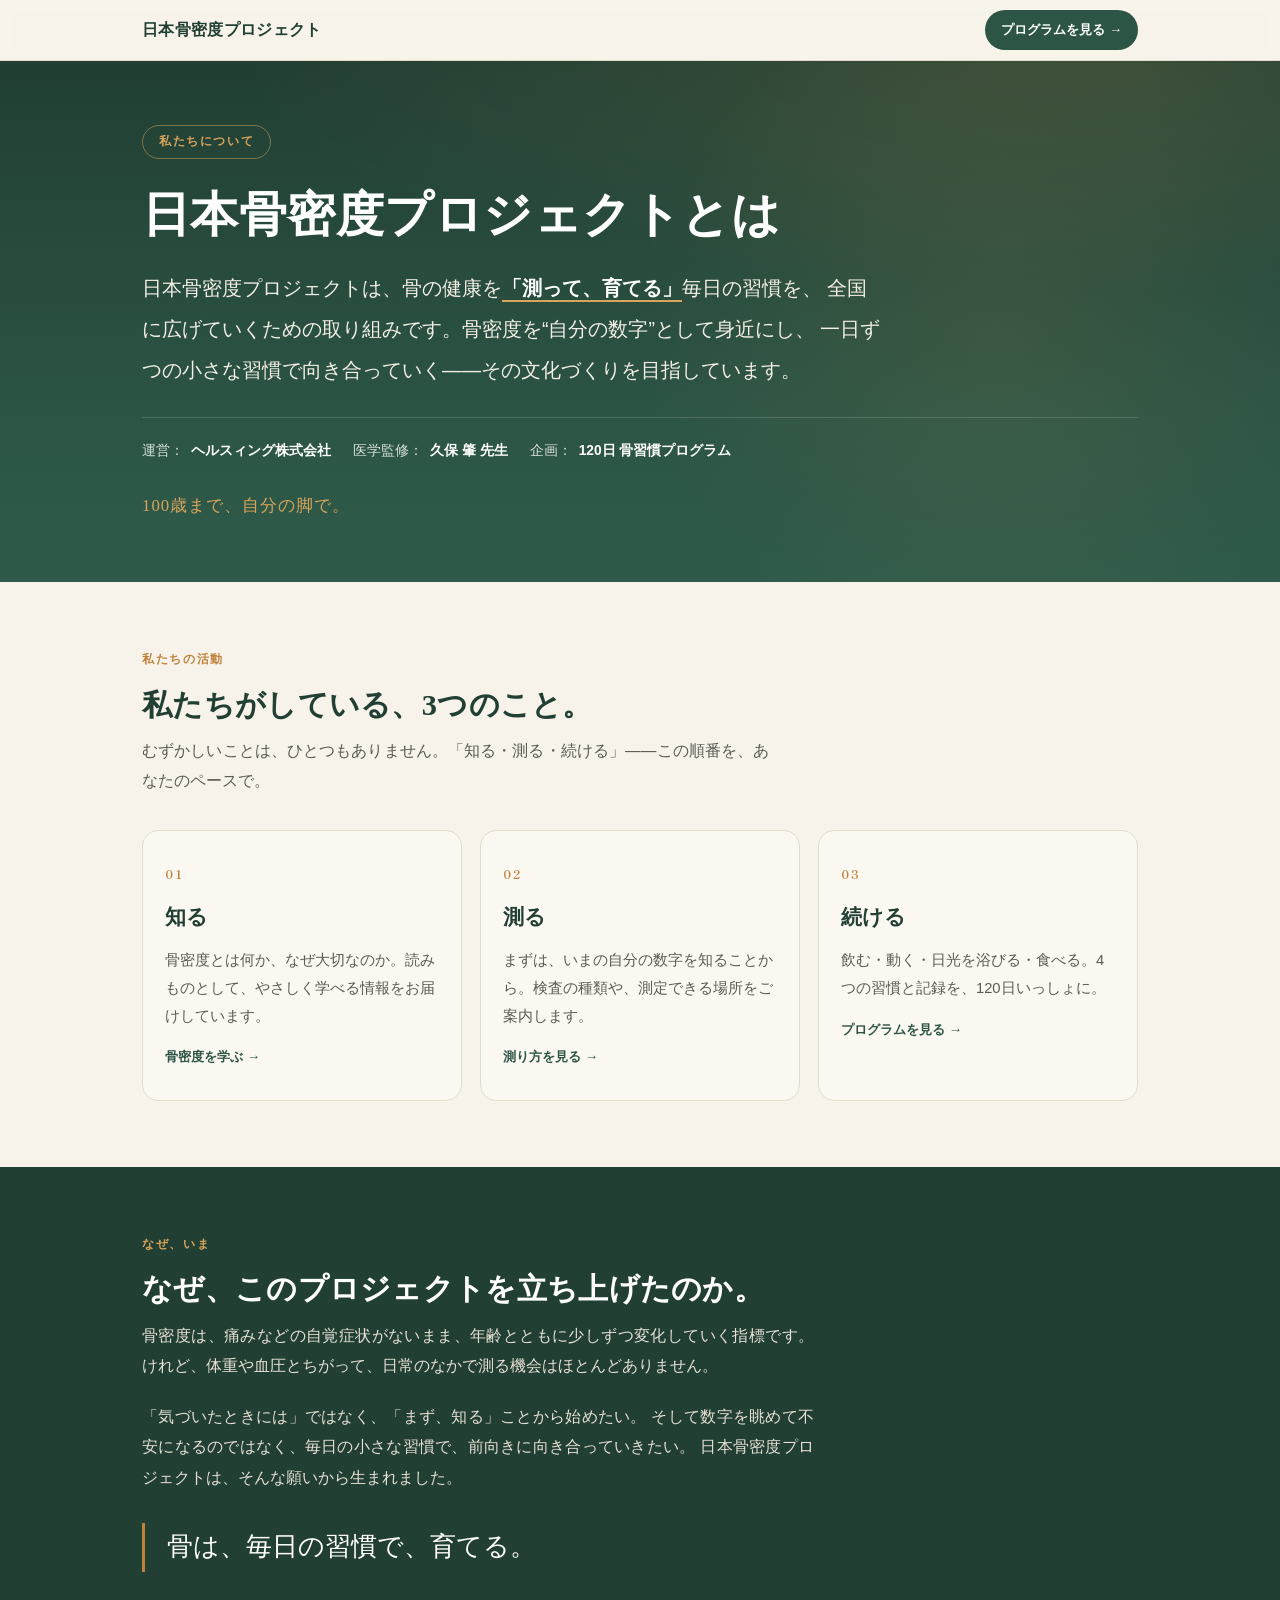
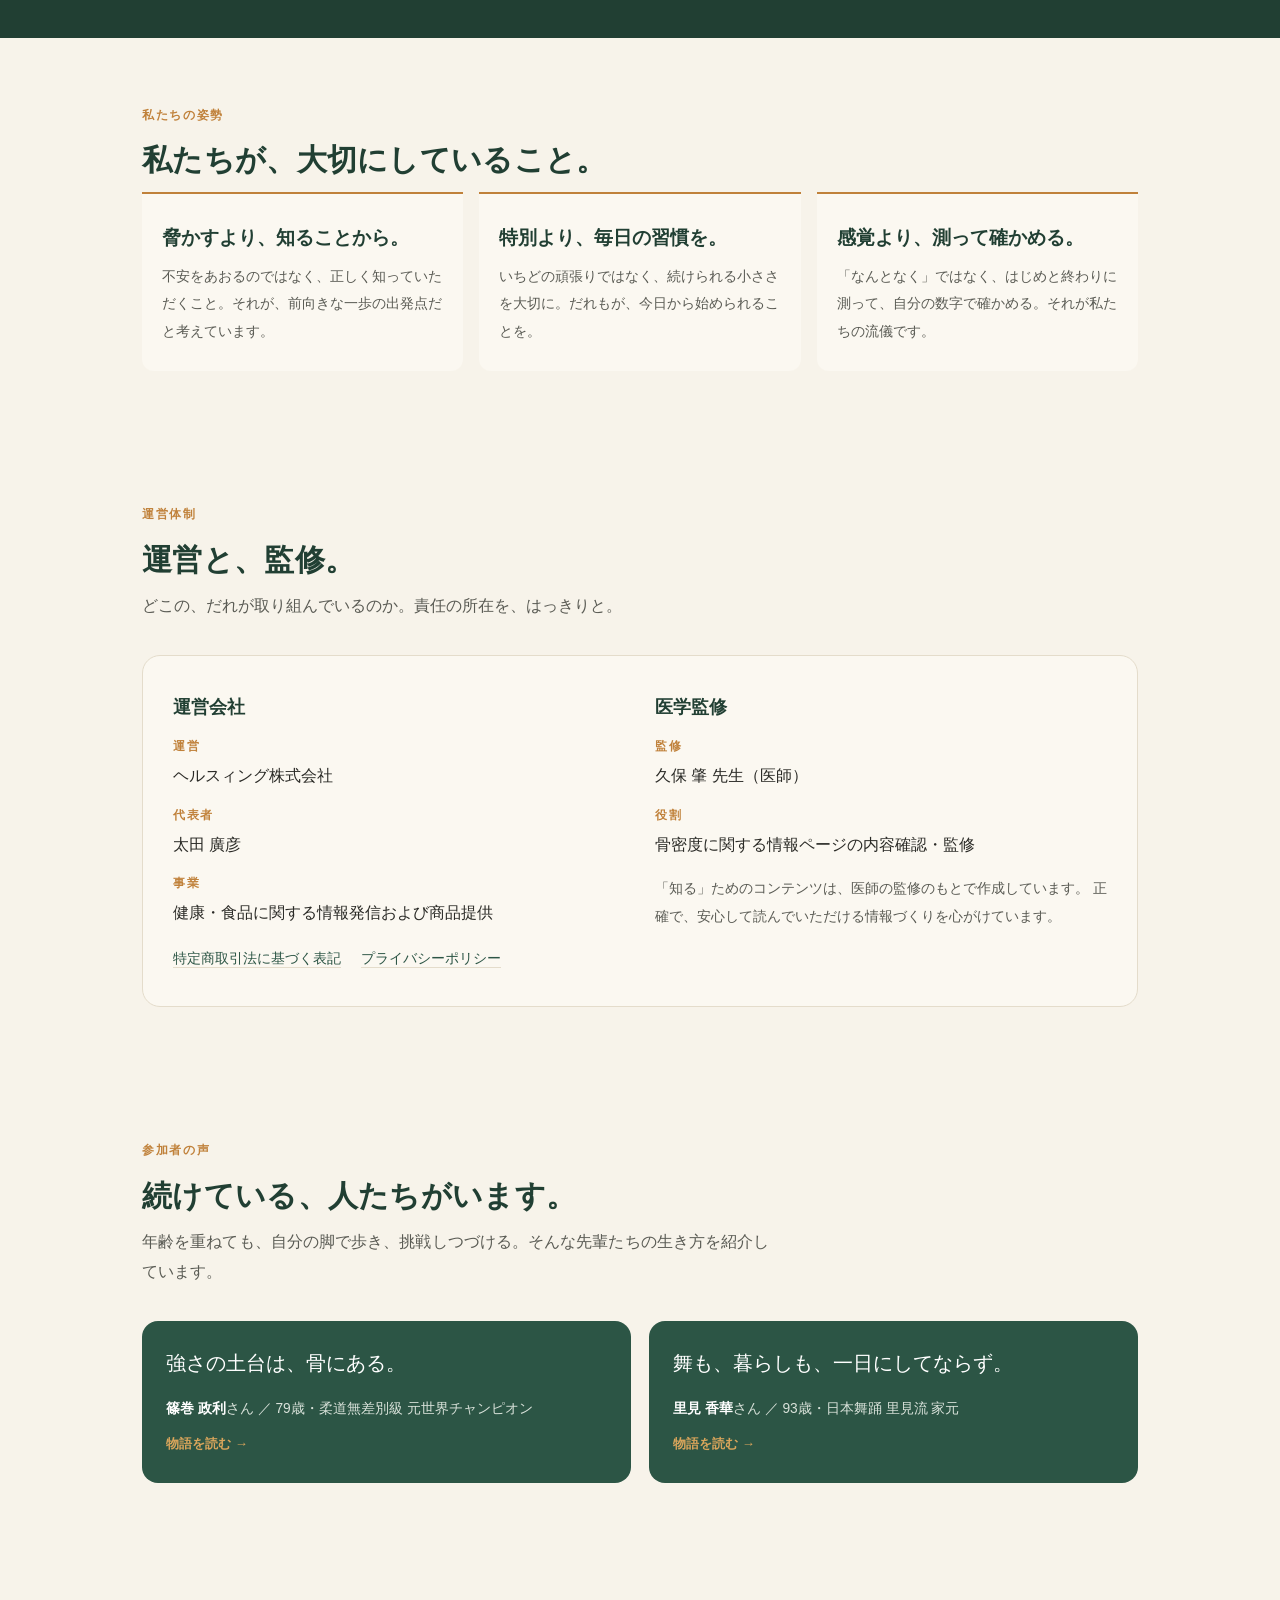
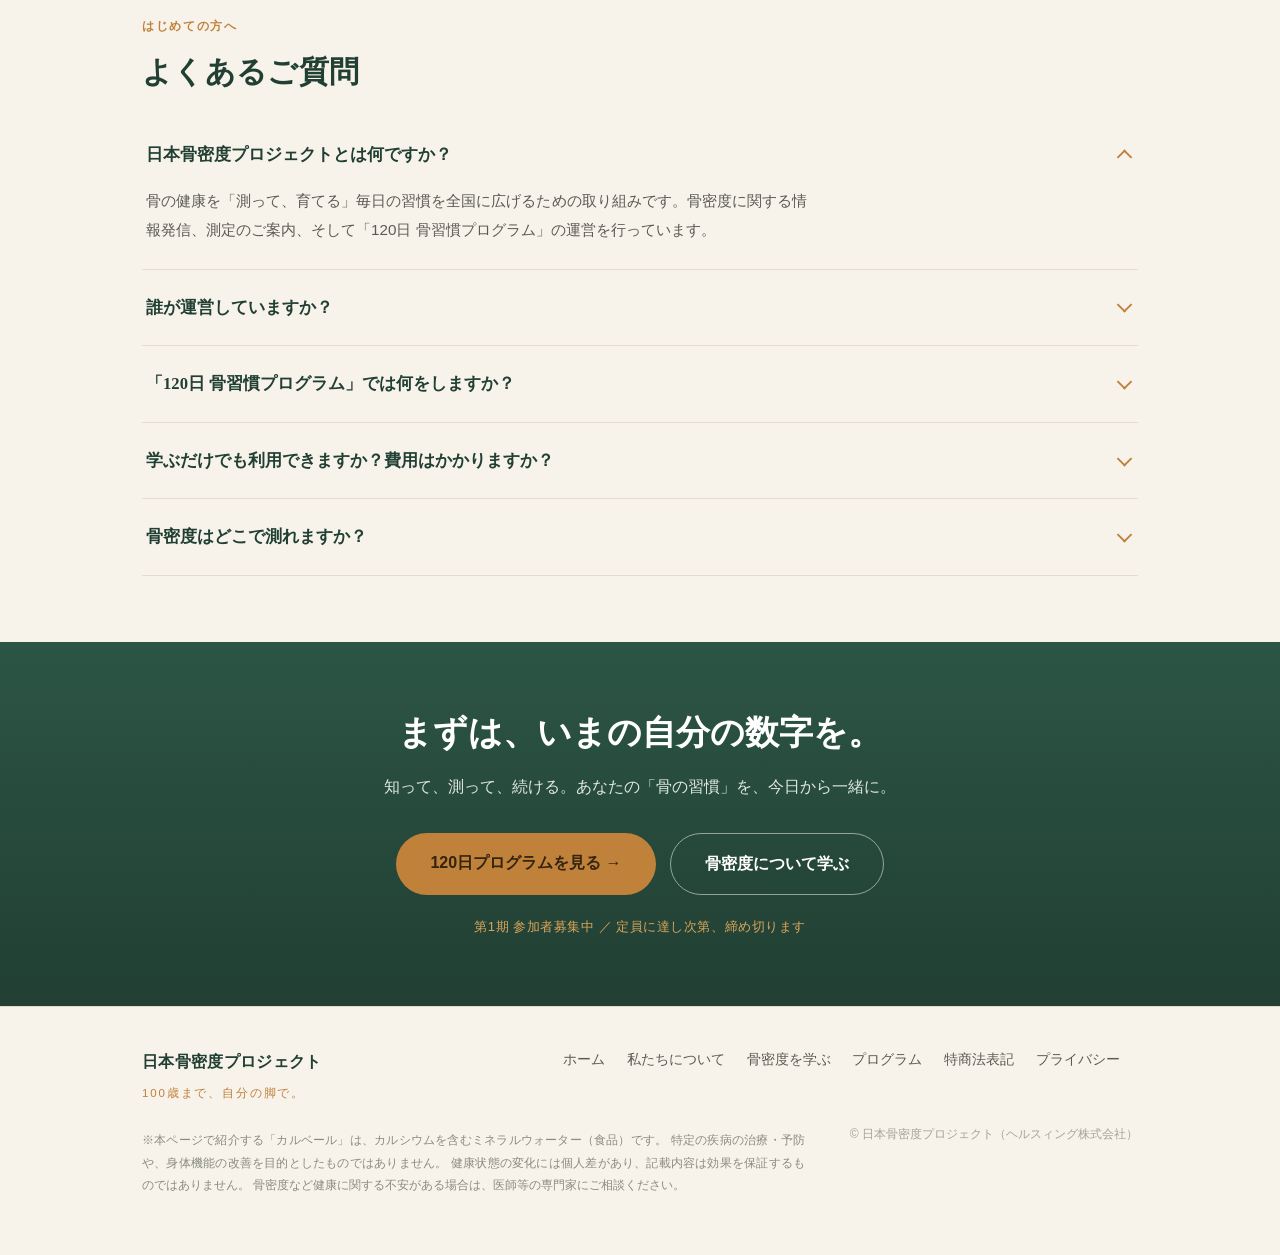
<file: about/index.html>
<!DOCTYPE html>
<html lang="ja">
<head>
<meta charset="UTF-8">
<meta name="viewport" content="width=device-width, initial-scale=1.0">

<!-- ============================================================
     ▼ アクセス解析（GTM/GA4）
     index.html の <head> 先頭にある GTM スニペットと、
     </body> 直前の <noscript> を “そのまま” コピペしてください。
     （kotsumitsudo.jp の GTM コンテナIDを確実に一致させるため、
      ここでは仮置きせず、既存ページからの複製を推奨します）
     ============================================================ -->

<title>日本骨密度プロジェクトとは｜骨を測って育てる習慣づくりの取り組み【公式】</title>
<meta name="description" content="日本骨密度プロジェクトは、骨の健康を“測って、育てる”毎日の習慣を全国に広げる取り組みです。運営はヘルスィング株式会社、医学監修は久保肇先生。活動内容・理念・参加のしかたをご紹介します。">

<link rel="canonical" href="https://kotsumitsudo.jp/about/">

<!-- OGP / Twitter -->
<meta property="og:type" content="website">
<meta property="og:site_name" content="日本骨密度プロジェクト">
<meta property="og:title" content="日本骨密度プロジェクトとは｜骨を測って育てる習慣づくりの取り組み">
<meta property="og:description" content="骨の健康を“測って、育てる”毎日の習慣を全国に広げる取り組み。運営はヘルスィング株式会社、医学監修は久保肇先生。">
<meta property="og:url" content="https://kotsumitsudo.jp/about/">
<meta property="og:image" content="https://kotsumitsudo.jp/assets/img/ogp.png">
<meta property="og:locale" content="ja_JP">
<meta name="twitter:card" content="summary_large_image">
<meta name="twitter:title" content="日本骨密度プロジェクトとは｜骨を測って育てる習慣づくりの取り組み">
<meta name="twitter:description" content="骨の健康を“測って、育てる”毎日の習慣を全国に広げる取り組み。運営：ヘルスィング株式会社／医学監修：久保肇先生。">
<meta name="twitter:image" content="https://kotsumitsudo.jp/assets/img/ogp.png">

<!-- Favicon（既存の実ファイルを参照） -->
<link rel="icon" href="/assets/img/favicon.ico" sizes="any">
<link rel="icon" type="image/png" href="/assets/img/favicon-32.png">
<link rel="apple-touch-icon" href="/assets/img/apple-touch-icon.png">

<!-- Fonts -->
<link rel="preconnect" href="https://fonts.googleapis.com">
<link rel="preconnect" href="https://fonts.gstatic.com" crossorigin>
<link href="https://fonts.googleapis.com/css2?family=Shippori+Mincho+B1:wght@500;600;700&family=Zen+Kaku+Gothic+New:wght@400;500;700&display=swap" rel="stylesheet">

<!-- ============================================================
     構造化データ
     ①BreadcrumbList ②AboutPage ③Organization（サイト共通の@id）
     ④FAQPage（「日本骨密度プロジェクトとは」を定義するQ&A）
     ============================================================ -->
<script type="application/ld+json">
{
  "@context": "https://schema.org",
  "@graph": [
    {
      "@type": "BreadcrumbList",
      "itemListElement": [
        { "@type": "ListItem", "position": 1, "name": "ホーム", "item": "https://kotsumitsudo.jp/" },
        { "@type": "ListItem", "position": 2, "name": "日本骨密度プロジェクトとは", "item": "https://kotsumitsudo.jp/about/" }
      ]
    },
    {
      "@type": "AboutPage",
      "@id": "https://kotsumitsudo.jp/about/#aboutpage",
      "url": "https://kotsumitsudo.jp/about/",
      "name": "日本骨密度プロジェクトとは",
      "description": "日本骨密度プロジェクトの活動内容・理念・運営体制の紹介ページ。",
      "inLanguage": "ja",
      "isPartOf": { "@id": "https://kotsumitsudo.jp/#website" },
      "about": { "@id": "https://kotsumitsudo.jp/#organization" }
    },
    {
      "@type": "Organization",
      "@id": "https://kotsumitsudo.jp/#organization",
      "name": "日本骨密度プロジェクト",
      "alternateName": "骨密度プロジェクト",
      "url": "https://kotsumitsudo.jp/",
      "logo": "https://kotsumitsudo.jp/assets/img/ogp.png",
      "description": "骨の健康を“測って、育てる”毎日の習慣を全国に広げる取り組み。情報発信、骨密度測定のご案内、120日 骨習慣プログラムの運営を行う。",
      "parentOrganization": {
        "@type": "Organization",
        "name": "ヘルスィング株式会社"
      }
    },
    {
      "@type": "FAQPage",
      "@id": "https://kotsumitsudo.jp/about/#faq",
      "mainEntity": [
        {
          "@type": "Question",
          "name": "日本骨密度プロジェクトとは何ですか？",
          "acceptedAnswer": {
            "@type": "Answer",
            "text": "骨の健康を「測って、育てる」毎日の習慣を全国に広げるための取り組みです。骨密度に関する情報発信、測定のご案内、120日 骨習慣プログラムの運営を行っています。"
          }
        },
        {
          "@type": "Question",
          "name": "誰が運営していますか？",
          "acceptedAnswer": {
            "@type": "Answer",
            "text": "ヘルスィング株式会社が運営しています。医学監修は医師の久保肇先生が務めています。"
          }
        },
        {
          "@type": "Question",
          "name": "「120日 骨習慣プログラム」では何をしますか？",
          "acceptedAnswer": {
            "@type": "Answer",
            "text": "はじめに骨密度を測り、飲む・動く・日光を浴びる・食べるの4つの習慣と記録を120日つづけ、もう一度測って自分の数字で確かめます。"
          }
        },
        {
          "@type": "Question",
          "name": "参加するにはどうすればいいですか？",
          "acceptedAnswer": {
            "@type": "Answer",
            "text": "「120日 骨習慣プログラム」のご案内ページからお申し込みいただけます。骨密度について学ぶだけであれば、情報ページを無料でご覧いただけます。"
          }
        },
        {
          "@type": "Question",
          "name": "骨密度はどこで測れますか？",
          "acceptedAnswer": {
            "@type": "Answer",
            "text": "医療機関や健診施設などで測定できます。検査の種類・精度・測定できる場所については「骨密度の測り方」のページで詳しく紹介しています。"
          }
        }
      ]
    }
  ]
}
</script>

<style>
  :root{
    --pine:#2C5545;
    --pine-deep:#213F33;
    --amber:#C0813A;
    --amber-light:#D9A55B;
    --ivory:#F7F3EA;
    --paper:#FBF8F1;
    --ink:#2A2A26;
    --ink-soft:#5A5B54;
    --line:#E4DCCB;
    --maxw:1040px;
  }
  *{box-sizing:border-box}
  html{scroll-behavior:smooth}
  body{
    margin:0;
    font-family:"Zen Kaku Gothic New",-apple-system,BlinkMacSystemFont,"Segoe UI",sans-serif;
    color:var(--ink);
    background:var(--ivory);
    line-height:1.9;
    -webkit-font-smoothing:antialiased;
    text-align:justify;
  }
  img{max-width:100%;height:auto;display:block}
  a{color:var(--pine);text-decoration:none}
  .mincho{font-family:"Shippori Mincho B1",serif}
  .wrap{max-width:var(--maxw);margin:0 auto;padding:0 22px}

  /* ---------- Header ---------- */
  .site-head{
    position:sticky;top:0;z-index:50;
    background:rgba(247,243,234,.92);
    backdrop-filter:saturate(1.2) blur(6px);
    border-bottom:1px solid var(--line);
  }
  .site-head .wrap{display:flex;align-items:center;justify-content:space-between;height:60px}
  .brand{font-family:"Shippori Mincho B1",serif;font-weight:600;color:var(--pine-deep);font-size:1.02rem;letter-spacing:.02em}
  .brand small{display:block;font-family:"Zen Kaku Gothic New";font-weight:400;font-size:.62rem;letter-spacing:.22em;color:var(--amber);margin-top:2px}
  .nav-cta{
    font-size:.82rem;font-weight:700;color:#fff;background:var(--pine);
    padding:8px 16px;border-radius:999px;white-space:nowrap;transition:background .2s;
  }
  .nav-cta:hover{background:var(--pine-deep)}

  /* ---------- Hero ---------- */
  .hero{
    background:
      radial-gradient(120% 80% at 85% 0%, rgba(217,165,91,.14), transparent 55%),
      linear-gradient(180deg, var(--pine-deep), var(--pine) 70%, #2f5a49);
    color:#fff;position:relative;overflow:hidden;
  }
  .hero:after{
    content:"";position:absolute;right:-8%;bottom:-40%;width:60%;height:180%;
    background:radial-gradient(circle, rgba(217,165,91,.10), transparent 60%);pointer-events:none;
  }
  .hero .wrap{padding:64px 22px 60px;position:relative;z-index:1}
  .eyebrow{
    display:inline-block;font-size:.72rem;font-weight:700;letter-spacing:.24em;
    color:var(--amber-light);border:1px solid rgba(217,165,91,.5);
    padding:5px 16px;border-radius:999px;margin-bottom:22px;letter-spacing:.14em;
  }
  .hero h1{
    font-family:"Shippori Mincho B1",serif;font-weight:600;
    font-size:clamp(1.9rem,5.4vw,3rem);line-height:1.4;margin:0 0 20px;letter-spacing:.01em;
  }
  .hero .lede{
    font-size:clamp(1.02rem,2.4vw,1.22rem);line-height:2.1;max-width:38em;
    color:#f4efe4;margin:0 0 26px;text-align:left;
  }
  .hero .lede b{color:#fff;font-weight:700;border-bottom:2px solid var(--amber-light);padding-bottom:1px}
  .hero-meta{
    display:flex;flex-wrap:wrap;gap:10px 22px;font-size:.86rem;color:#d9e2da;
    border-top:1px solid rgba(255,255,255,.16);padding-top:20px;margin-top:6px;text-align:left;
  }
  .hero-meta span{display:inline-flex;align-items:center;gap:7px}
  .hero-meta b{color:#fff;font-weight:700}
  .tagline{
    font-family:"Shippori Mincho B1",serif;font-size:1.05rem;color:var(--amber-light);
    letter-spacing:.06em;margin-top:26px;
  }

  /* ---------- Section base ---------- */
  section{padding:66px 0}
  .sec-eyebrow{
    font-size:.74rem;font-weight:700;letter-spacing:.14em;color:var(--amber);
    display:block;margin-bottom:12px;
  }
  h2.sec-title{
    font-family:"Shippori Mincho B1",serif;font-weight:600;
    font-size:clamp(1.4rem,3.6vw,1.9rem);line-height:1.5;color:var(--pine-deep);
    margin:0 0 8px;letter-spacing:.01em;
  }
  .sec-title + .sec-sub{color:var(--ink-soft);font-size:.98rem;margin:0 0 34px;max-width:40em}
  .prose p{margin:0 0 20px;max-width:42em}
  .prose p:last-child{margin-bottom:0}

  /* ---------- Definition pillars（知る・測る・続ける） ---------- */
  .pillars{display:grid;grid-template-columns:repeat(3,1fr);gap:18px;margin-top:12px}
  .pillar{
    background:var(--paper);border:1px solid var(--line);border-radius:16px;
    padding:28px 22px;position:relative;transition:transform .2s,box-shadow .2s;
  }
  .pillar:hover{transform:translateY(-3px);box-shadow:0 12px 30px -18px rgba(33,63,51,.4)}
  .pillar .pnum{
    font-family:"Shippori Mincho B1",serif;color:var(--amber);font-size:.78rem;
    letter-spacing:.2em;font-weight:700;
  }
  .pillar h3{
    font-family:"Shippori Mincho B1",serif;font-weight:600;color:var(--pine-deep);
    font-size:1.3rem;margin:8px 0 10px;
  }
  .pillar p{font-size:.92rem;color:var(--ink-soft);margin:0;text-align:left}
  .pillar a.more{display:inline-block;margin-top:14px;font-size:.84rem;font-weight:700;color:var(--pine)}
  .pillar a.more:hover{color:var(--amber)}

  /* ---------- Why (band) ---------- */
  .band{background:var(--pine-deep);color:#f3efe6}
  .band h2.sec-title{color:#fff}
  .band .sec-eyebrow{color:var(--amber-light)}
  .band .prose p{color:#e7e0d4}
  .band blockquote{
    font-family:"Shippori Mincho B1",serif;font-size:clamp(1.2rem,3vw,1.6rem);
    line-height:1.9;color:#fff;border-left:3px solid var(--amber);
    padding-left:22px;margin:30px 0 0;max-width:24em;
  }

  /* ---------- Values ---------- */
  .values{display:grid;grid-template-columns:repeat(3,1fr);gap:16px;margin-top:8px}
  .value{padding:26px 20px;border-top:2px solid var(--amber);background:var(--paper);border-radius:0 0 12px 12px}
  .value .vk{font-family:"Shippori Mincho B1",serif;font-size:1.16rem;font-weight:600;color:var(--pine-deep);margin:0 0 8px}
  .value p{font-size:.9rem;color:var(--ink-soft);margin:0;text-align:left}

  /* ---------- Trust / 運営 ---------- */
  .trust{background:var(--paper);border:1px solid var(--line);border-radius:18px;padding:34px 30px}
  .trust-grid{display:grid;grid-template-columns:1fr 1fr;gap:30px}
  .trust h3{font-family:"Shippori Mincho B1",serif;font-weight:600;color:var(--pine-deep);font-size:1.12rem;margin:0 0 12px}
  .trust dl{margin:0}
  .trust dt{font-size:.72rem;letter-spacing:.14em;color:var(--amber);font-weight:700;margin-top:14px}
  .trust dt:first-child{margin-top:0}
  .trust dd{margin:3px 0 0;font-size:.98rem;color:var(--ink)}
  .trust .links{margin-top:18px;font-size:.86rem}
  .trust .links a{margin-right:16px;border-bottom:1px solid var(--line);padding-bottom:1px}

  /* ---------- Voices（社会的証明・軽く） ---------- */
  .voices{display:grid;grid-template-columns:1fr 1fr;gap:18px}
  .voice-card{
    background:var(--pine);color:#fff;border-radius:16px;padding:26px 24px;
    display:flex;flex-direction:column;justify-content:space-between;min-height:150px;
    transition:transform .2s;
  }
  .voice-card:hover{transform:translateY(-3px)}
  .voice-card q{font-family:"Shippori Mincho B1",serif;font-size:1.22rem;line-height:1.7;display:block;quotes:none}
  .voice-card .who{font-size:.86rem;color:#d9e2da;margin-top:16px}
  .voice-card .who b{color:#fff;font-weight:700}
  .voice-card .read{color:var(--amber-light);font-size:.82rem;font-weight:700;margin-top:10px}

  /* ---------- FAQ ---------- */
  .faq details{border-bottom:1px solid var(--line);padding:6px 0}
  .faq summary{
    list-style:none;cursor:pointer;padding:16px 34px 16px 4px;position:relative;
    font-family:"Shippori Mincho B1",serif;font-weight:600;color:var(--pine-deep);font-size:1.04rem;
  }
  .faq summary::-webkit-details-marker{display:none}
  .faq summary:after{
    content:"";position:absolute;right:8px;top:50%;width:9px;height:9px;
    border-right:2px solid var(--amber);border-bottom:2px solid var(--amber);
    transform:translateY(-70%) rotate(45deg);transition:transform .2s;
  }
  .faq details[open] summary:after{transform:translateY(-30%) rotate(-135deg)}
  .faq .fa{padding:0 4px 18px;color:var(--ink-soft);font-size:.95rem;max-width:44em}

  /* ---------- Final CTA ---------- */
  .final{
    background:linear-gradient(180deg,var(--pine),var(--pine-deep));color:#fff;text-align:center;
  }
  .final h2{font-family:"Shippori Mincho B1",serif;font-weight:600;font-size:clamp(1.5rem,4vw,2.1rem);margin:0 0 14px;line-height:1.5}
  .final p{color:#e0e8e1;max-width:32em;margin:0 auto 30px;text-align:center}
  .cta-row{display:flex;gap:14px;justify-content:center;flex-wrap:wrap}
  .btn{
    display:inline-block;font-weight:700;border-radius:999px;padding:15px 34px;font-size:1rem;transition:transform .15s,background .2s;
  }
  .btn:hover{transform:translateY(-2px)}
  .btn-primary{background:var(--amber);color:#33230f}
  .btn-primary:hover{background:var(--amber-light)}
  .btn-ghost{background:transparent;color:#fff;border:1.5px solid rgba(255,255,255,.5)}
  .btn-ghost:hover{border-color:#fff}
  .scarcity{margin-top:20px;font-size:.82rem;color:var(--amber-light);letter-spacing:.04em}

  /* ---------- Footer ---------- */
  footer{background:var(--ivory);border-top:1px solid var(--line);padding:40px 0 46px;font-size:.86rem;color:var(--ink-soft)}
  footer .wrap{display:flex;flex-wrap:wrap;justify-content:space-between;gap:20px}
  footer nav a{margin-right:18px;color:var(--ink-soft)}
  footer nav a:hover{color:var(--pine)}
  .disclaimer{margin-top:24px;font-size:.74rem;line-height:1.9;color:#8a8b82;max-width:56em}
  .copy{font-size:.76rem;color:#a3a498;margin-top:18px}

  @media(max-width:760px){
    .pillars,.values,.trust-grid,.voices{grid-template-columns:1fr}
    section{padding:52px 0}
    .hero .wrap{padding:52px 22px 48px}
    .nav-cta{display:none}
  }
  @media(prefers-reduced-motion:reduce){
    *{scroll-behavior:auto!important;transition:none!important}
  }
</style>
</head>
<body>

<!-- ===================== Header ===================== -->
<header class="site-head">
  <div class="wrap">
    <a href="/" class="brand">日本骨密度プロジェクト</a>
    <a href="/challenge.html" class="nav-cta">プログラムを見る →</a>
  </div>
</header>

<!-- ===================== Hero ===================== -->
<div class="hero">
  <div class="wrap">
    <span class="eyebrow">私たちについて</span>
    <h1>日本骨密度プロジェクトとは</h1>
    <p class="lede">
      日本骨密度プロジェクトは、骨の健康を<b>「測って、育てる」</b>毎日の習慣を、
      全国に広げていくための取り組みです。骨密度を“自分の数字”として身近にし、
      一日ずつの小さな習慣で向き合っていく——その文化づくりを目指しています。
    </p>
    <div class="hero-meta">
      <span>運営：<b>ヘルスィング株式会社</b></span>
      <span>医学監修：<b>久保 肇 先生</b></span>
      <span>企画：<b>120日 骨習慣プログラム</b></span>
    </div>
    <div class="tagline mincho">100歳まで、自分の脚で。</div>
  </div>
</div>

<!-- ===================== 3本柱：知る・測る・続ける ===================== -->
<section>
  <div class="wrap">
    <span class="sec-eyebrow">私たちの活動</span>
    <h2 class="sec-title">私たちがしている、3つのこと。</h2>
    <p class="sec-sub">むずかしいことは、ひとつもありません。「知る・測る・続ける」——この順番を、あなたのペースで。</p>
    <div class="pillars">
      <div class="pillar">
        <span class="pnum">01</span>
        <h3>知る</h3>
        <p>骨密度とは何か、なぜ大切なのか。読みものとして、やさしく学べる情報をお届けしています。</p>
        <a class="more" href="/bone/">骨密度を学ぶ →</a>
      </div>
      <div class="pillar">
        <span class="pnum">02</span>
        <h3>測る</h3>
        <p>まずは、いまの自分の数字を知ることから。検査の種類や、測定できる場所をご案内します。</p>
        <a class="more" href="/bone/measure/">測り方を見る →</a>
      </div>
      <div class="pillar">
        <span class="pnum">03</span>
        <h3>続ける</h3>
        <p>飲む・動く・日光を浴びる・食べる。4つの習慣と記録を、120日いっしょに。</p>
        <a class="more" href="/challenge.html">プログラムを見る →</a>
      </div>
    </div>
  </div>
</section>

<!-- ===================== なぜ（ミッション） ===================== -->
<div class="band">
  <section>
    <div class="wrap">
      <span class="sec-eyebrow">なぜ、いま</span>
      <h2 class="sec-title">なぜ、このプロジェクトを立ち上げたのか。</h2>
      <div class="prose">
        <p>
          骨密度は、痛みなどの自覚症状がないまま、年齢とともに少しずつ変化していく指標です。
          けれど、体重や血圧とちがって、日常のなかで測る機会はほとんどありません。
        </p>
        <p>
          「気づいたときには」ではなく、「まず、知る」ことから始めたい。
          そして数字を眺めて不安になるのではなく、毎日の小さな習慣で、前向きに向き合っていきたい。
          日本骨密度プロジェクトは、そんな願いから生まれました。
        </p>
        <blockquote>骨は、毎日の習慣で、育てる。</blockquote>
      </div>
    </div>
  </section>
</div>

<!-- ===================== 大切にしていること ===================== -->
<section>
  <div class="wrap">
    <span class="sec-eyebrow">私たちの姿勢</span>
    <h2 class="sec-title">私たちが、大切にしていること。</h2>
    <div class="values">
      <div class="value">
        <p class="vk">脅かすより、知ることから。</p>
        <p>不安をあおるのではなく、正しく知っていただくこと。それが、前向きな一歩の出発点だと考えています。</p>
      </div>
      <div class="value">
        <p class="vk">特別より、毎日の習慣を。</p>
        <p>いちどの頑張りではなく、続けられる小ささを大切に。だれもが、今日から始められることを。</p>
      </div>
      <div class="value">
        <p class="vk">感覚より、測って確かめる。</p>
        <p>「なんとなく」ではなく、はじめと終わりに測って、自分の数字で確かめる。それが私たちの流儀です。</p>
      </div>
    </div>
  </div>
</section>

<!-- ===================== 運営・監修（信頼） ===================== -->
<section style="background:var(--ivory)">
  <div class="wrap">
    <span class="sec-eyebrow">運営体制</span>
    <h2 class="sec-title">運営と、監修。</h2>
    <p class="sec-sub">どこの、だれが取り組んでいるのか。責任の所在を、はっきりと。</p>
    <div class="trust">
      <div class="trust-grid">
        <div>
          <h3>運営会社</h3>
          <dl>
            <dt>運営</dt><dd>ヘルスィング株式会社</dd>
            <dt>代表者</dt><dd>太田 廣彦</dd>
            <dt>事業</dt><dd>健康・食品に関する情報発信および商品提供</dd>
          </dl>
          <div class="links">
            <a href="/tokushoho.html">特定商取引法に基づく表記</a>
            <a href="/privacy.html">プライバシーポリシー</a>
          </div>
        </div>
        <div>
          <h3>医学監修</h3>
          <dl>
            <dt>監修</dt><dd>久保 肇 先生（医師）</dd>
            <dt>役割</dt><dd>骨密度に関する情報ページの内容確認・監修</dd>
          </dl>
          <p style="font-size:.9rem;color:var(--ink-soft);margin:16px 0 0;text-align:left">
            「知る」ためのコンテンツは、医師の監修のもとで作成しています。
            正確で、安心して読んでいただける情報づくりを心がけています。
          </p>
        </div>
      </div>
    </div>
  </div>
</section>

<!-- ===================== 参加者の声（社会的証明・軽く） ===================== -->
<section>
  <div class="wrap">
    <span class="sec-eyebrow">参加者の声</span>
    <h2 class="sec-title">続けている、人たちがいます。</h2>
    <p class="sec-sub">年齢を重ねても、自分の脚で歩き、挑戦しつづける。そんな先輩たちの生き方を紹介しています。</p>
    <div class="voices">
      <a class="voice-card" href="/voice/shinomaki.html">
        <q>強さの土台は、骨にある。</q>
        <div>
          <div class="who"><b>篠巻 政利</b>さん ／ 79歳・柔道無差別級 元世界チャンピオン</div>
          <div class="read">物語を読む →</div>
        </div>
      </a>
      <a class="voice-card" href="/voice/satomi.html">
        <q>舞も、暮らしも、一日にしてならず。</q>
        <div>
          <div class="who"><b>里見 香華</b>さん ／ 93歳・日本舞踊 里見流 家元</div>
          <div class="read">物語を読む →</div>
        </div>
      </a>
    </div>
  </div>
</section>

<!-- ===================== FAQ ===================== -->
<section style="background:var(--ivory)">
  <div class="wrap">
    <span class="sec-eyebrow">はじめての方へ</span>
    <h2 class="sec-title">よくあるご質問</h2>
    <div class="faq" style="margin-top:22px">
      <details open>
        <summary>日本骨密度プロジェクトとは何ですか？</summary>
        <div class="fa">骨の健康を「測って、育てる」毎日の習慣を全国に広げるための取り組みです。骨密度に関する情報発信、測定のご案内、そして「120日 骨習慣プログラム」の運営を行っています。</div>
      </details>
      <details>
        <summary>誰が運営していますか？</summary>
        <div class="fa">ヘルスィング株式会社が運営しています。骨密度に関する情報ページは、医師の久保肇先生の監修のもとで作成しています。</div>
      </details>
      <details>
        <summary>「120日 骨習慣プログラム」では何をしますか？</summary>
        <div class="fa">はじめに骨密度を測り、「飲む・動く・日光を浴びる・食べる」の4つの習慣と記録を120日つづけ、もう一度測って、自分の数字で確かめます。詳しくは<a href="/challenge.html">プログラムのご案内</a>をご覧ください。</div>
      </details>
      <details>
        <summary>学ぶだけでも利用できますか？費用はかかりますか？</summary>
        <div class="fa">骨密度について学べる情報ページ（<a href="/bone/">骨密度を学ぶ</a>）は、どなたでも無料でご覧いただけます。参加型の「120日 骨習慣プログラム」は有料の企画です。</div>
      </details>
      <details>
        <summary>骨密度はどこで測れますか？</summary>
        <div class="fa">医療機関や健診施設などで測定できます。検査の種類・精度・測定できる場所については<a href="/bone/measure/">骨密度の測り方</a>のページで詳しく紹介しています。</div>
      </details>
    </div>
  </div>
</section>

<!-- ===================== Final CTA ===================== -->
<div class="final">
  <section>
    <div class="wrap">
      <h2>まずは、いまの自分の数字を。</h2>
      <p>知って、測って、続ける。あなたの「骨の習慣」を、今日から一緒に。</p>
      <div class="cta-row">
        <a href="/challenge.html" class="btn btn-primary">120日プログラムを見る →</a>
        <a href="/bone/" class="btn btn-ghost">骨密度について学ぶ</a>
      </div>
      <div class="scarcity">第1期 参加者募集中 ／ 定員に達し次第、締め切ります</div>
    </div>
  </section>
</div>

<!-- ===================== Footer ===================== -->
<footer>
  <div class="wrap">
    <div>
      <div class="brand mincho" style="color:var(--pine-deep);font-size:1rem">日本骨密度プロジェクト</div>
      <div style="margin-top:6px;color:var(--amber);font-size:.72rem;letter-spacing:.16em">100歳まで、自分の脚で。</div>
    </div>
    <nav>
      <a href="/">ホーム</a>
      <a href="/about/">私たちについて</a>
      <a href="/bone/">骨密度を学ぶ</a>
      <a href="/challenge.html">プログラム</a>
      <a href="/tokushoho.html">特商法表記</a>
      <a href="/privacy.html">プライバシー</a>
    </nav>
  </div>
  <div class="wrap">
    <p class="disclaimer">
      ※本ページで紹介する「カルベール」は、カルシウムを含むミネラルウォーター（食品）です。
      特定の疾病の治療・予防や、身体機能の改善を目的としたものではありません。
      健康状態の変化には個人差があり、記載内容は効果を保証するものではありません。
      骨密度など健康に関する不安がある場合は、医師等の専門家にご相談ください。
    </p>
    <p class="copy">© 日本骨密度プロジェクト（ヘルスィング株式会社）</p>
  </div>
</footer>

</body>
</html>
</file>
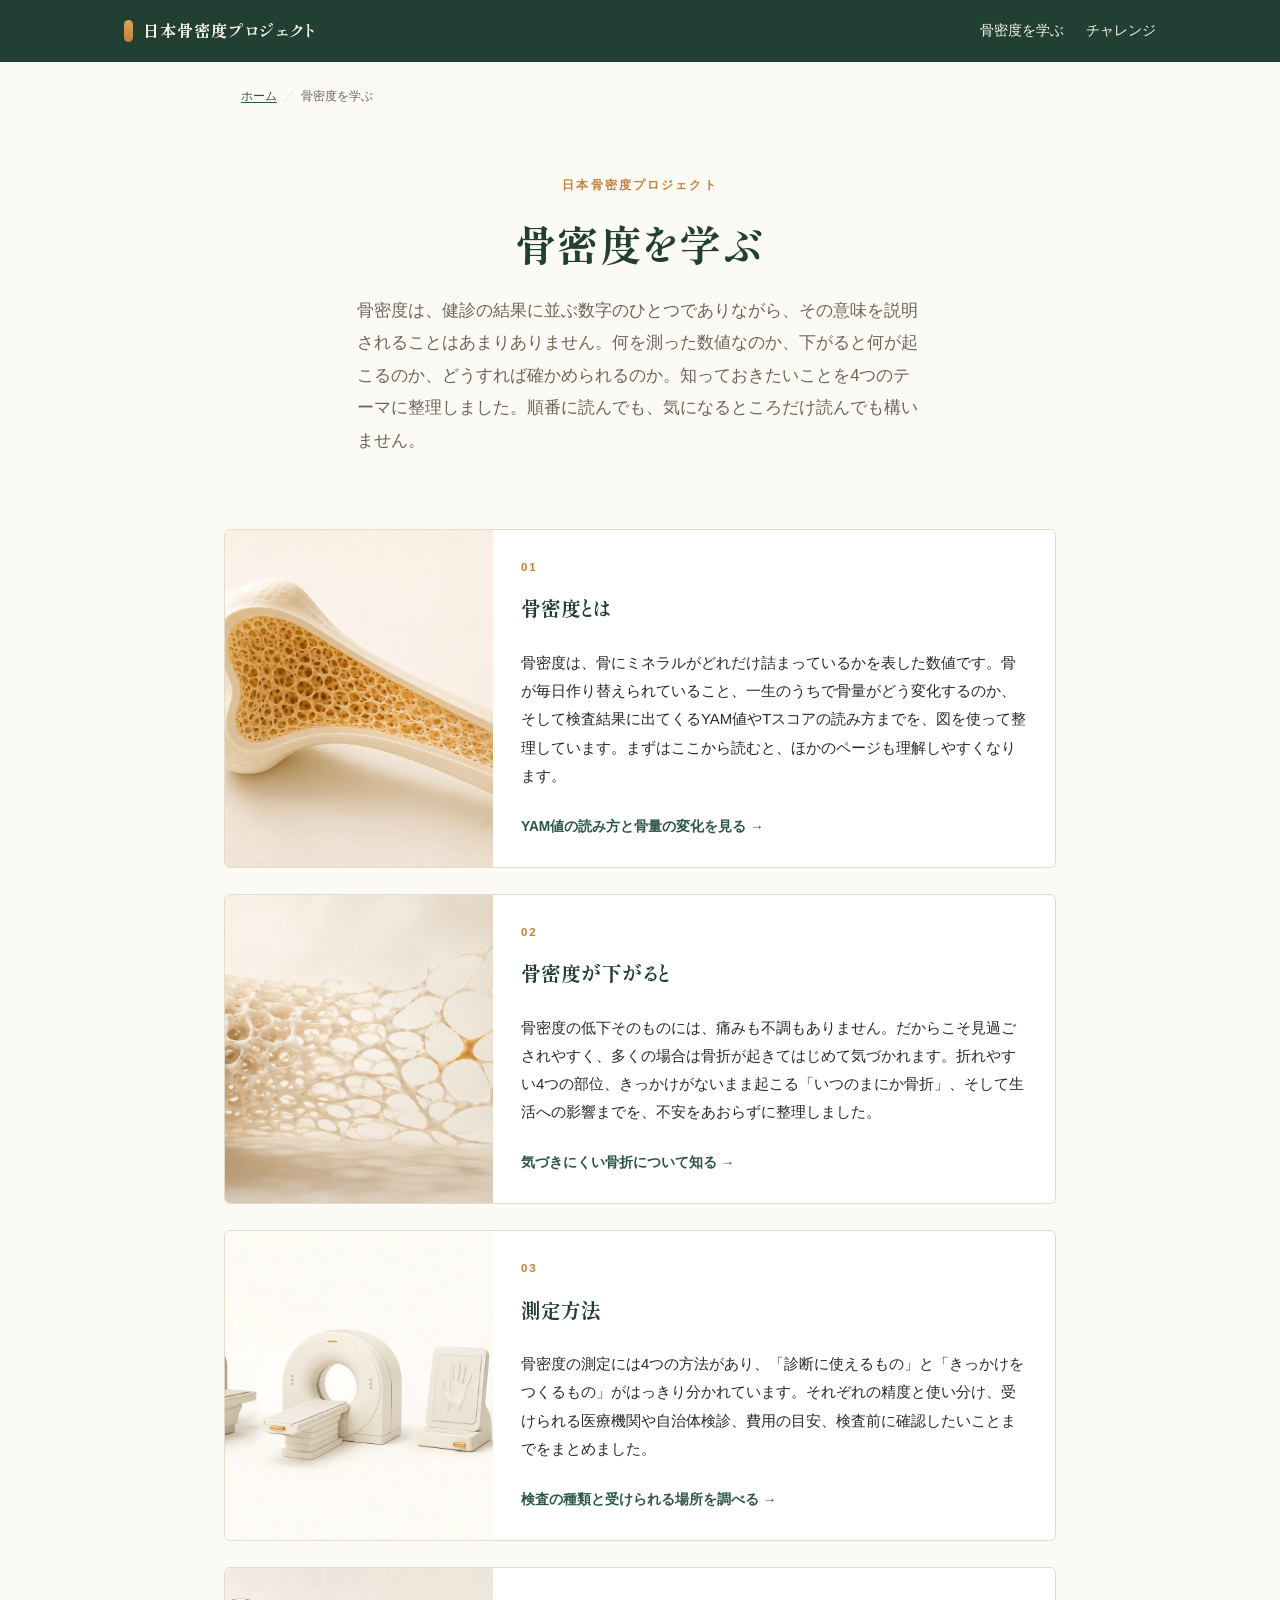
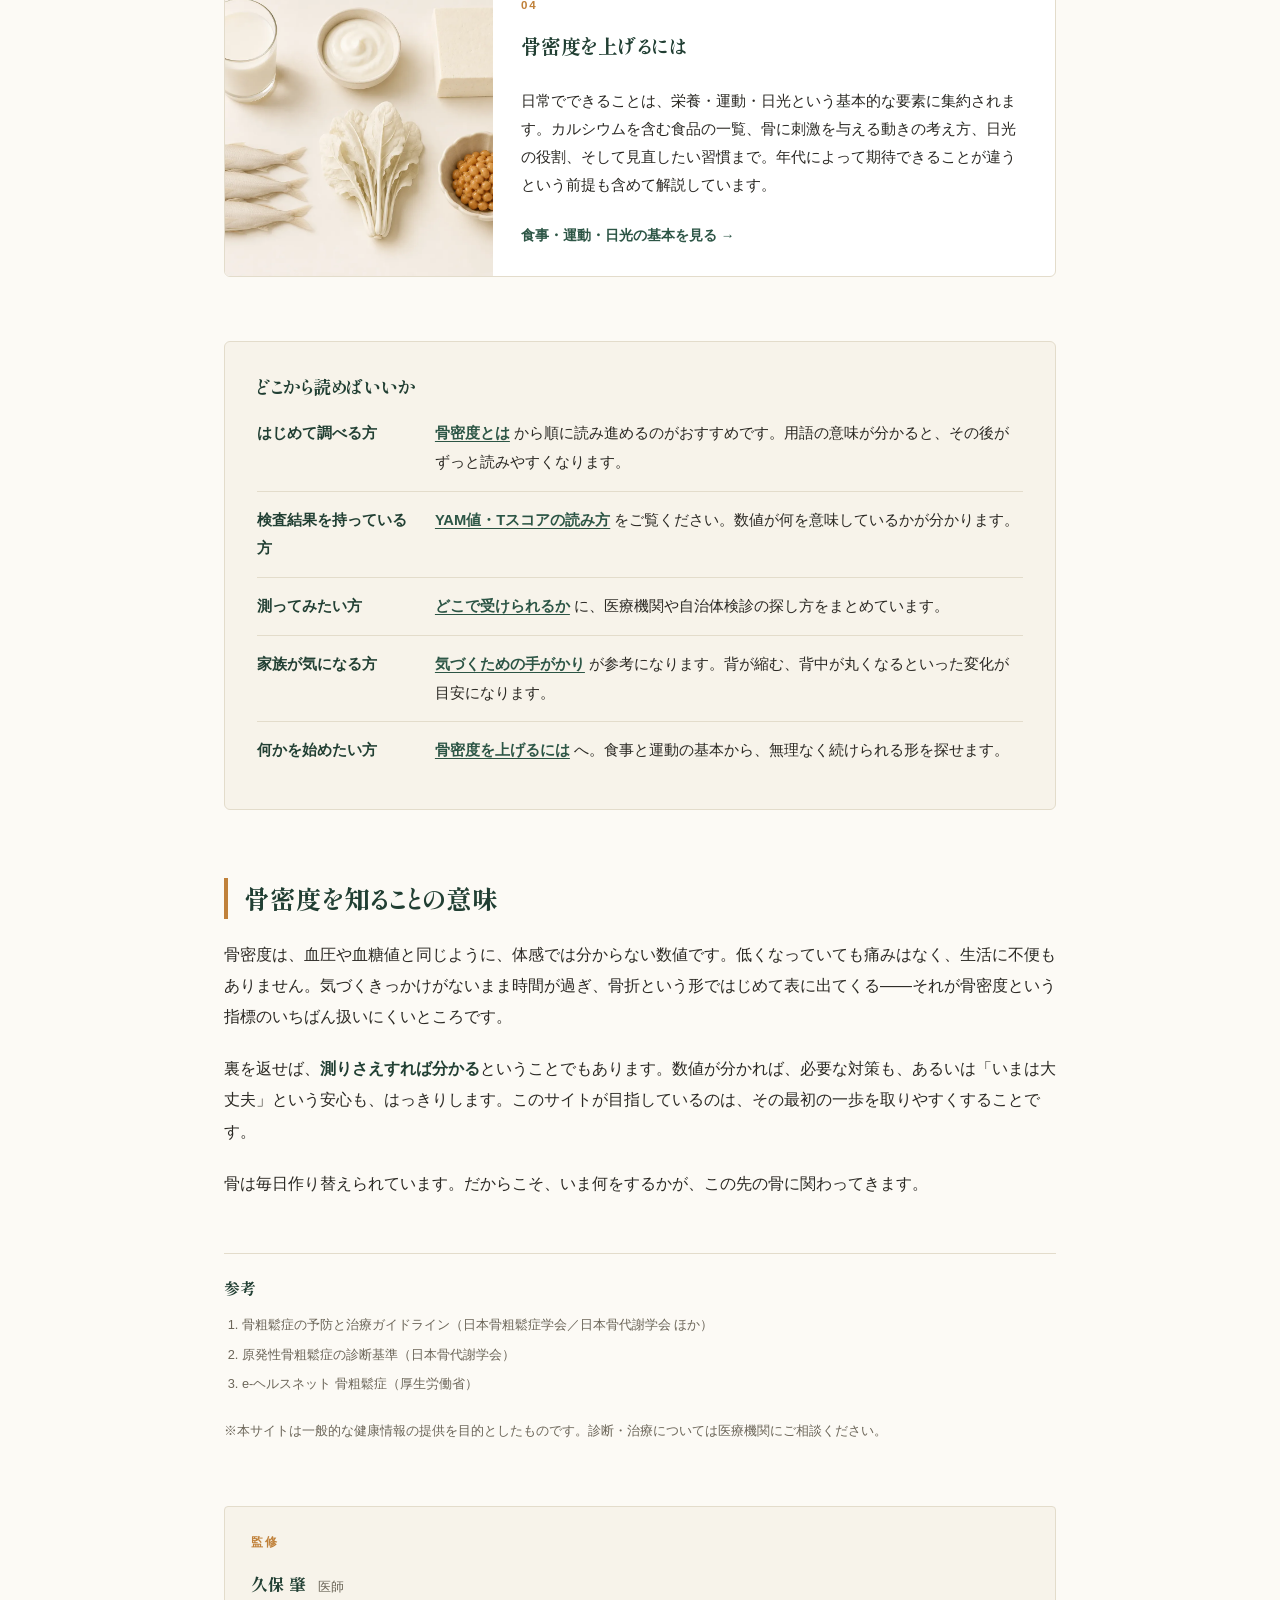
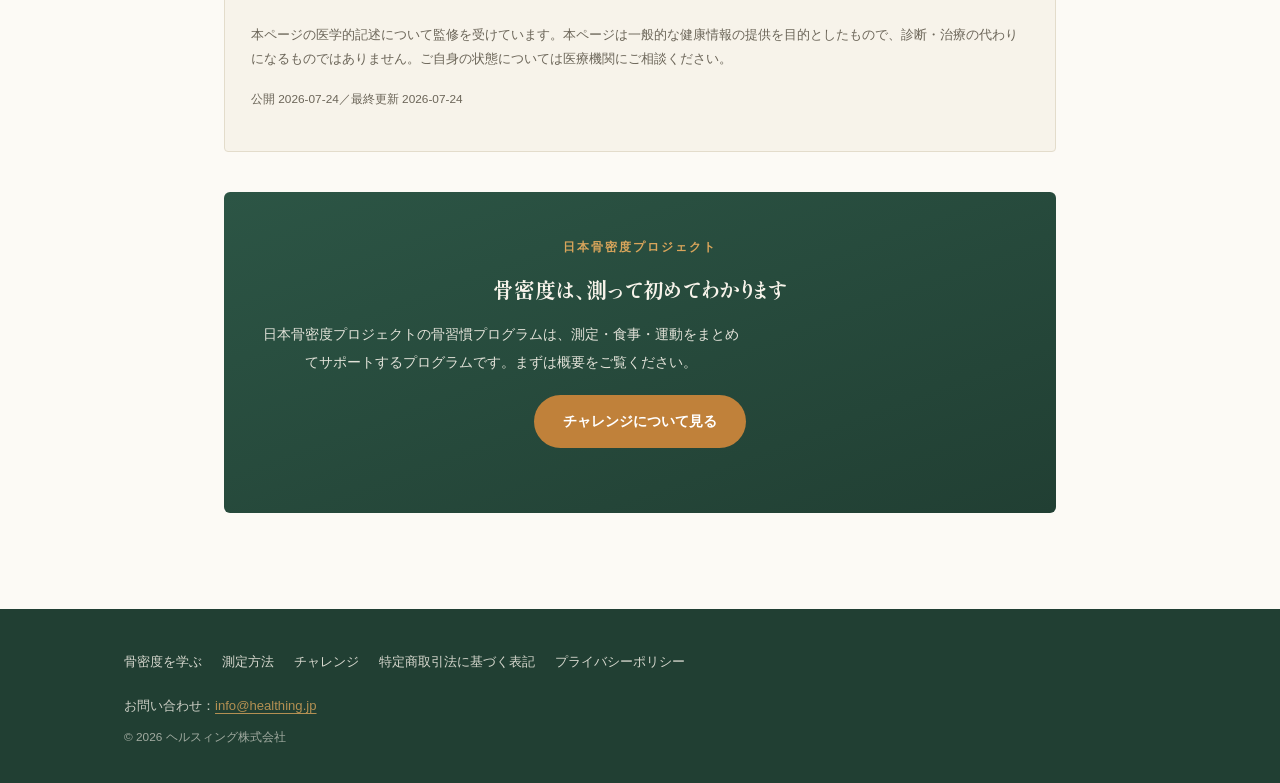
<file: bone/index.html>
<!DOCTYPE html>
<html lang="ja">
<head>
<meta charset="UTF-8">
<!-- Google tag (gtag.js) -->
<script async src="https://www.googletagmanager.com/gtag/js?id=G-N0171GTLM5"></script>
<script>
  window.dataLayer = window.dataLayer || [];
  function gtag(){dataLayer.push(arguments);}
  gtag('js', new Date());
  gtag('config', 'G-N0171GTLM5');
</script>
<meta name="viewport" content="width=device-width, initial-scale=1">
<title>骨密度を学ぶ｜基礎から測定・対策までの総合ガイド｜日本骨密度プロジェクト</title>
<meta name="description" content="骨密度とは何か、下がるとどうなるのか、どう測ればよいのか、日常で何ができるのか。骨密度について知っておきたいことを4つのテーマに整理した、医師監修の総合ガイドです。">
<link rel="canonical" href="https://kotsumitsudo.jp/bone/">

<meta property="og:type" content="article">
<meta property="og:site_name" content="日本骨密度プロジェクト">
<meta property="og:title" content="骨密度を学ぶ｜基礎から測定・対策までの総合ガイド">
<meta property="og:description" content="骨密度とは何か、下がるとどうなるのか、どう測ればよいのか、日常で何ができるのか。骨密度について知っておきたいことを4つのテーマに整理した、医師監修の総合ガイドです。">
<meta property="og:url" content="https://kotsumitsudo.jp/bone/">
<meta property="og:image" content="https://kotsumitsudo.jp/assets/img/ogp.png">
<meta property="og:locale" content="ja_JP">
<meta name="twitter:card" content="summary_large_image">

<link rel="icon" href="/favicon.ico?v=62c15e0f" sizes="any">
<link rel="icon" type="image/png" href="/assets/img/favicon-32.png?v=62c15e0f" sizes="32x32">
<link rel="apple-touch-icon" href="/apple-touch-icon.png?v=62c15e0f">

<link rel="preconnect" href="https://fonts.googleapis.com">
<link rel="preconnect" href="https://fonts.gstatic.com" crossorigin>
<link href="https://fonts.googleapis.com/css2?family=Shippori+Mincho+B1:wght@500;700&family=Zen+Kaku+Gothic+New:wght@400;500;700&display=swap" rel="stylesheet">
<link rel="stylesheet" href="/assets/css/site.css?v=62c15e0f">

<script type="application/ld+json">{"@context":"https://schema.org","@type":"BreadcrumbList","itemListElement":[{"@type":"ListItem","position":1,"name":"ホーム","item":"https://kotsumitsudo.jp/"},{"@type":"ListItem","position":2,"name":"骨密度を学ぶ","item":"https://kotsumitsudo.jp/bone/"}]}</script>
<script type="application/ld+json">{"@context":"https://schema.org","@type":"Article","headline":"骨密度を学ぶ｜基礎から測定・対策までの総合ガイド","description":"骨密度とは何か、下がるとどうなるのか、どう測ればよいのか、日常で何ができるのか。骨密度について知っておきたいことを4つのテーマに整理した、医師監修の総合ガイドです。","inLanguage":"ja","mainEntityOfPage":"https://kotsumitsudo.jp/bone/","datePublished":"2026-07-24","dateModified":"2026-07-24","author":{"@type":"Organization","name":"日本骨密度プロジェクト"},"publisher":{"@type":"Organization","name":"ヘルスィング株式会社"},"reviewedBy":{"@type":"Person","name":"久保 肇","jobTitle":"医師"}}</script>
<script type="application/ld+json">{"@context":"https://schema.org","@type":"FAQPage","mainEntity":[{"@type":"Question","name":"骨密度について、まず何から知ればよいですか？","acceptedAnswer":{"@type":"Answer","text":"骨密度がそもそも何を測った数値なのかを知ることから始めるのがおすすめです。YAM値の読み方が分かると、健診結果や測定結果を自分で理解できるようになります。"}},{"@type":"Question","name":"骨密度の検査はどこで受けられますか？","acceptedAnswer":{"@type":"Answer","text":"整形外科、婦人科、内科などの医療機関のほか、人間ドックや健診センター、市区町村の骨粗鬆症検診で受けられます。測定方法は施設によって異なるため、受診前の確認をおすすめします。"}},{"@type":"Question","name":"骨密度が気になり始めるのは何歳ごろからですか？","acceptedAnswer":{"@type":"Answer","text":"骨量は20代でピークを迎え、その後は加齢とともに緩やかに減っていきます。女性は閉経の前後で減少が速くなるため、この時期が一つの目安になります。ただし若い世代にとっても、将来の蓄えをつくるという意味で無関係ではありません。"}}]}</script>
<!-- GA4未設定 -->
</head>
<body>
<a class="skip" href="#main-heading">本文へスキップ</a>
<header class="site-head">
  <div class="wrap">
    <a class="brand" href="/">
      <span class="brand-mark" aria-hidden="true"></span>
      <span class="brand-name">日本骨密度プロジェクト</span>
    </a>
    <nav class="site-nav" aria-label="メインメニュー">
      <a href="/bone/">骨密度を学ぶ</a>
      <a href="/challenge.html">チャレンジ</a>
    </nav>
  </div>
</header>


<main class="doc pillar">
  <nav class="crumb" aria-label="パンくずリスト"><ol><li><a href="/">ホーム</a></li><li aria-current="page">骨密度を学ぶ</li></ol></nav>
  <div class="pillar-head">
  <p class="eyebrow">日本骨密度プロジェクト</p>
  <h1 id="main-heading">骨密度を学ぶ</h1>
  <p class="lede">骨密度は、健診の結果に並ぶ数字のひとつでありながら、その意味を説明されることはあまりありません。何を測った数値なのか、下がると何が起こるのか、どうすれば確かめられるのか。知っておきたいことを4つのテーマに整理しました。順番に読んでも、気になるところだけ読んでも構いません。</p>
</div>

<div class="topics">

  <a class="topic" href="/bone/about/">
    <img class="topic-thumb" src="/assets/img/bone-about-01-hero.webp"
         alt="" loading="lazy" decoding="async" width="1536" height="1024">
    <div>
      <p class="topic-num">01</p>
      <p class="topic-ttl">骨密度とは</p>
      <p class="topic-body">骨密度は、骨にミネラルがどれだけ詰まっているかを表した数値です。骨が毎日作り替えられていること、一生のうちで骨量がどう変化するのか、そして検査結果に出てくるYAM値やTスコアの読み方までを、図を使って整理しています。まずはここから読むと、ほかのページも理解しやすくなります。</p>
      <span class="topic-more">YAM値の読み方と骨量の変化を見る</span>
    </div>
  </a>

  <a class="topic" href="/bone/risk/">
    <img class="topic-thumb" src="/assets/img/bone-risk-01-hero.webp"
         alt="" loading="lazy" decoding="async" width="1600" height="900">
    <div>
      <p class="topic-num">02</p>
      <p class="topic-ttl">骨密度が下がると</p>
      <p class="topic-body">骨密度の低下そのものには、痛みも不調もありません。だからこそ見過ごされやすく、多くの場合は骨折が起きてはじめて気づかれます。折れやすい4つの部位、きっかけがないまま起こる「いつのまにか骨折」、そして生活への影響までを、不安をあおらずに整理しました。</p>
      <span class="topic-more">気づきにくい骨折について知る</span>
    </div>
  </a>

  <a class="topic" href="/bone/measure/">
    <img class="topic-thumb" src="/assets/img/bone-measure-02-methods.webp"
         alt="" loading="lazy" decoding="async" width="1600" height="900">
    <div>
      <p class="topic-num">03</p>
      <p class="topic-ttl">測定方法</p>
      <p class="topic-body">骨密度の測定には4つの方法があり、「診断に使えるもの」と「きっかけをつくるもの」がはっきり分かれています。それぞれの精度と使い分け、受けられる医療機関や自治体検診、費用の目安、検査前に確認したいことまでをまとめました。</p>
      <span class="topic-more">検査の種類と受けられる場所を調べる</span>
    </div>
  </a>

  <a class="topic" href="/bone/improve/">
    <img class="topic-thumb" src="/assets/img/bone-improve-02-nutrition.webp"
         alt="" loading="lazy" decoding="async" width="1448" height="1086">
    <div>
      <p class="topic-num">04</p>
      <p class="topic-ttl">骨密度を上げるには</p>
      <p class="topic-body">日常でできることは、栄養・運動・日光という基本的な要素に集約されます。カルシウムを含む食品の一覧、骨に刺激を与える動きの考え方、日光の役割、そして見直したい習慣まで。年代によって期待できることが違うという前提も含めて解説しています。</p>
      <span class="topic-more">食事・運動・日光の基本を見る</span>
    </div>
  </a>

</div>

<section class="guide" aria-labelledby="guide-h">
  <h2 id="guide-h">どこから読めばいいか</h2>

  <div class="guide-row">
    <span class="guide-key">はじめて調べる方</span>
    <span class="guide-val"><a href="/bone/about/">骨密度とは</a> から順に読み進めるのがおすすめです。用語の意味が分かると、その後がずっと読みやすくなります。</span>
  </div>

  <div class="guide-row">
    <span class="guide-key">検査結果を持っている方</span>
    <span class="guide-val"><a href="/bone/about/#numbers">YAM値・Tスコアの読み方</a> をご覧ください。数値が何を意味しているかが分かります。</span>
  </div>

  <div class="guide-row">
    <span class="guide-key">測ってみたい方</span>
    <span class="guide-val"><a href="/bone/measure/#where">どこで受けられるか</a> に、医療機関や自治体検診の探し方をまとめています。</span>
  </div>

  <div class="guide-row">
    <span class="guide-key">家族が気になる方</span>
    <span class="guide-val"><a href="/bone/risk/#signs">気づくための手がかり</a> が参考になります。背が縮む、背中が丸くなるといった変化が目安になります。</span>
  </div>

  <div class="guide-row">
    <span class="guide-key">何かを始めたい方</span>
    <span class="guide-val"><a href="/bone/improve/">骨密度を上げるには</a> へ。食事と運動の基本から、無理なく続けられる形を探せます。</span>
  </div>
</section>

<h2>骨密度を知ることの意味</h2>

<p>骨密度は、血圧や血糖値と同じように、体感では分からない数値です。低くなっていても痛みはなく、生活に不便もありません。気づくきっかけがないまま時間が過ぎ、骨折という形ではじめて表に出てくる――それが骨密度という指標のいちばん扱いにくいところです。</p>

<p>裏を返せば、<strong>測りさえすれば分かる</strong>ということでもあります。数値が分かれば、必要な対策も、あるいは「いまは大丈夫」という安心も、はっきりします。このサイトが目指しているのは、その最初の一歩を取りやすくすることです。</p>

<p>骨は毎日作り替えられています。だからこそ、いま何をするかが、この先の骨に関わってきます。</p>

<section class="refs">
  <h2>参考</h2>
  <ol>
    <li>骨粗鬆症の予防と治療ガイドライン（日本骨粗鬆症学会／日本骨代謝学会 ほか）</li>
    <li>原発性骨粗鬆症の診断基準（日本骨代謝学会）</li>
    <li>e-ヘルスネット 骨粗鬆症（厚生労働省）</li>
  </ol>
  <p><small>※本サイトは一般的な健康情報の提供を目的としたものです。診断・治療については医療機関にご相談ください。</small></p>
</section>
  <aside class="supervisor" aria-label="監修者情報">
  <p class="supervisor-label">監修</p>
  <p class="supervisor-name">久保 肇 <span>医師</span></p>
  <p class="supervisor-note">本ページの医学的記述について監修を受けています。本ページは一般的な健康情報の提供を目的としたもので、診断・治療の代わりになるものではありません。ご自身の状態については医療機関にご相談ください。</p>
  <p class="supervisor-date">公開 2026-07-24／最終更新 2026-07-24</p>
</aside>

  <section class="cta" aria-labelledby="cta-h">
  <p class="cta-eyebrow">日本骨密度プロジェクト</p>
  <h2 id="cta-h">骨密度は、測って初めてわかります</h2>
  <p class="cta-lead">日本骨密度プロジェクトの骨習慣プログラムは、測定・食事・運動をまとめてサポートするプログラムです。まずは概要をご覧ください。</p>
  <p class="cta-actions">
    <a class="btn btn-primary" href="/challenge.html">チャレンジについて見る</a>
  </p>
</section>

</main>

<footer class="site-foot">
  <div class="wrap">
    <nav class="foot-nav" aria-label="フッターメニュー">
      <a href="/bone/">骨密度を学ぶ</a>
      <a href="/bone/measure/">測定方法</a>
      <a href="/challenge.html">チャレンジ</a>
      <a href="/tokushoho.html">特定商取引法に基づく表記</a>
      <a href="/privacy.html">プライバシーポリシー</a>
    </nav>
    <p class="foot-note">お問い合わせ：<a href="mailto:info@healthing.jp">info@healthing.jp</a></p>
    <p class="foot-copy">&copy; 2026 ヘルスィング株式会社</p>
  </div>
</footer>

</body>
</html>
</file>
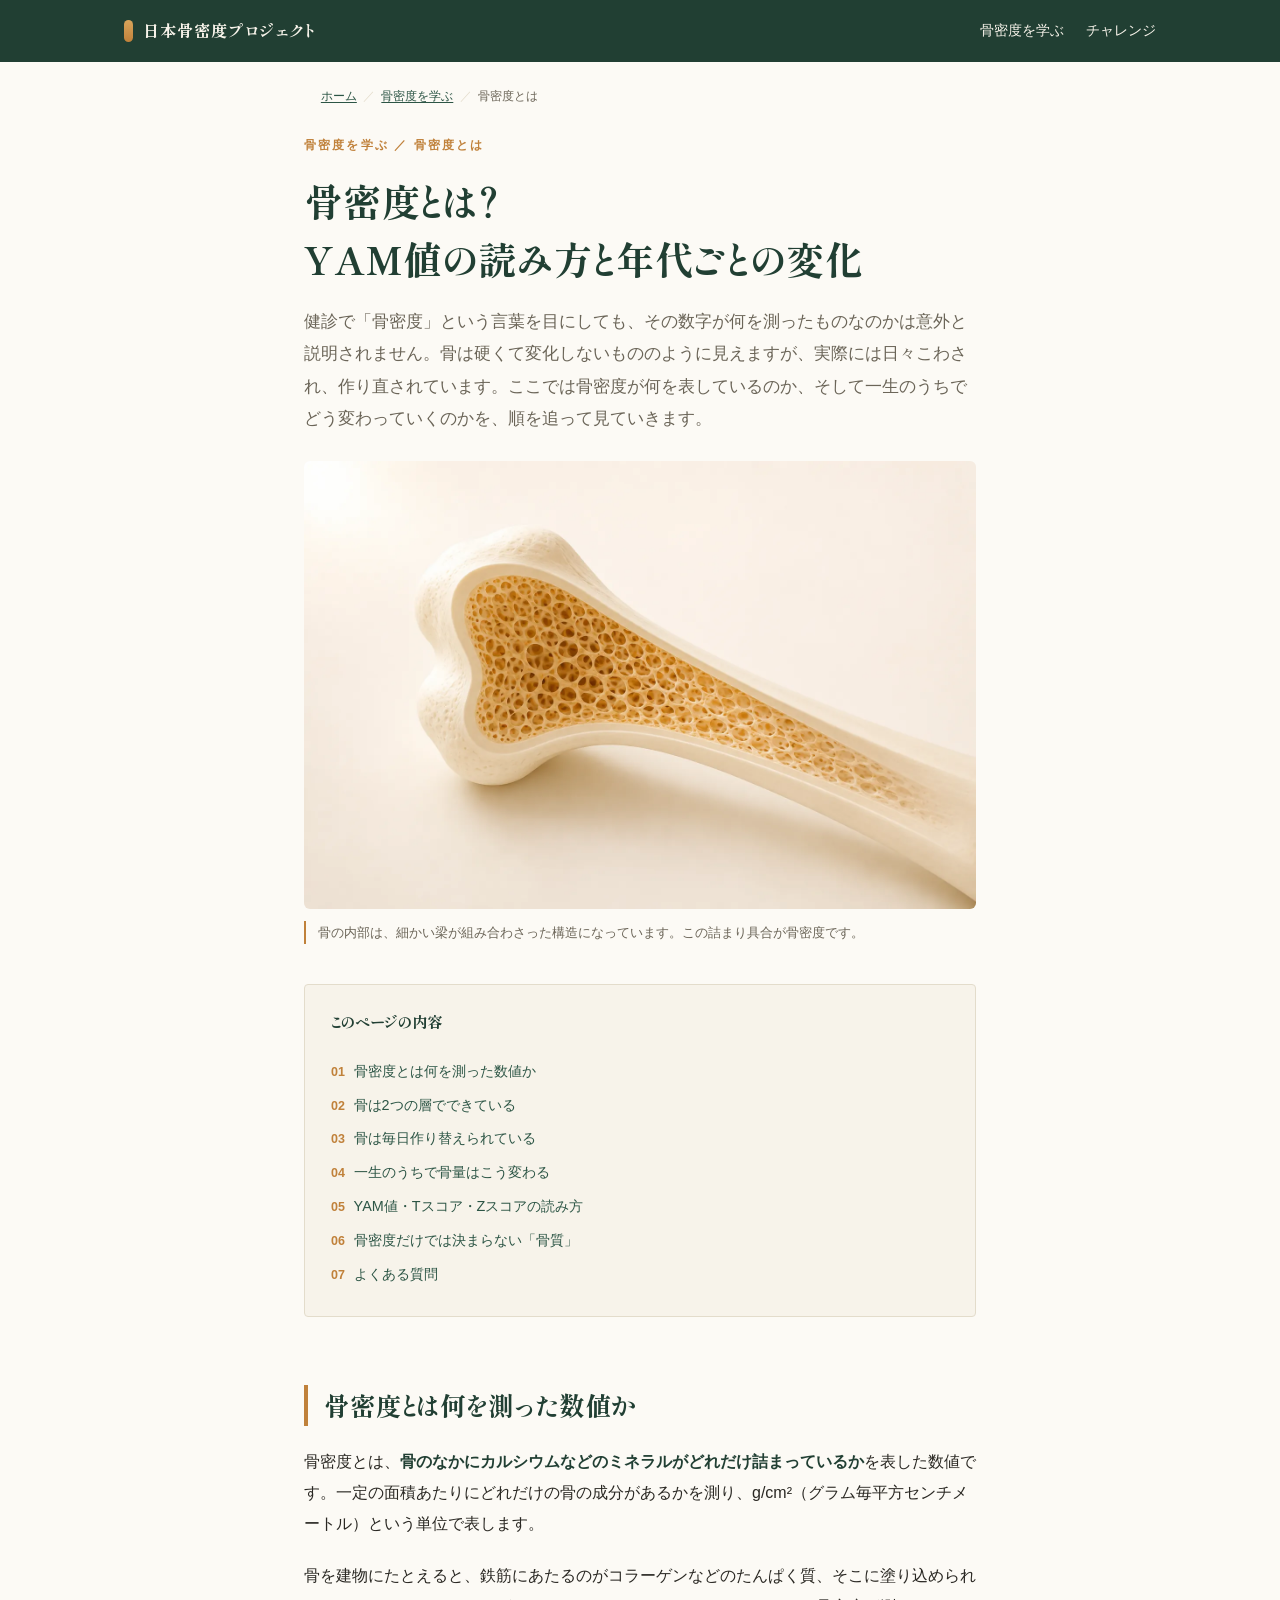
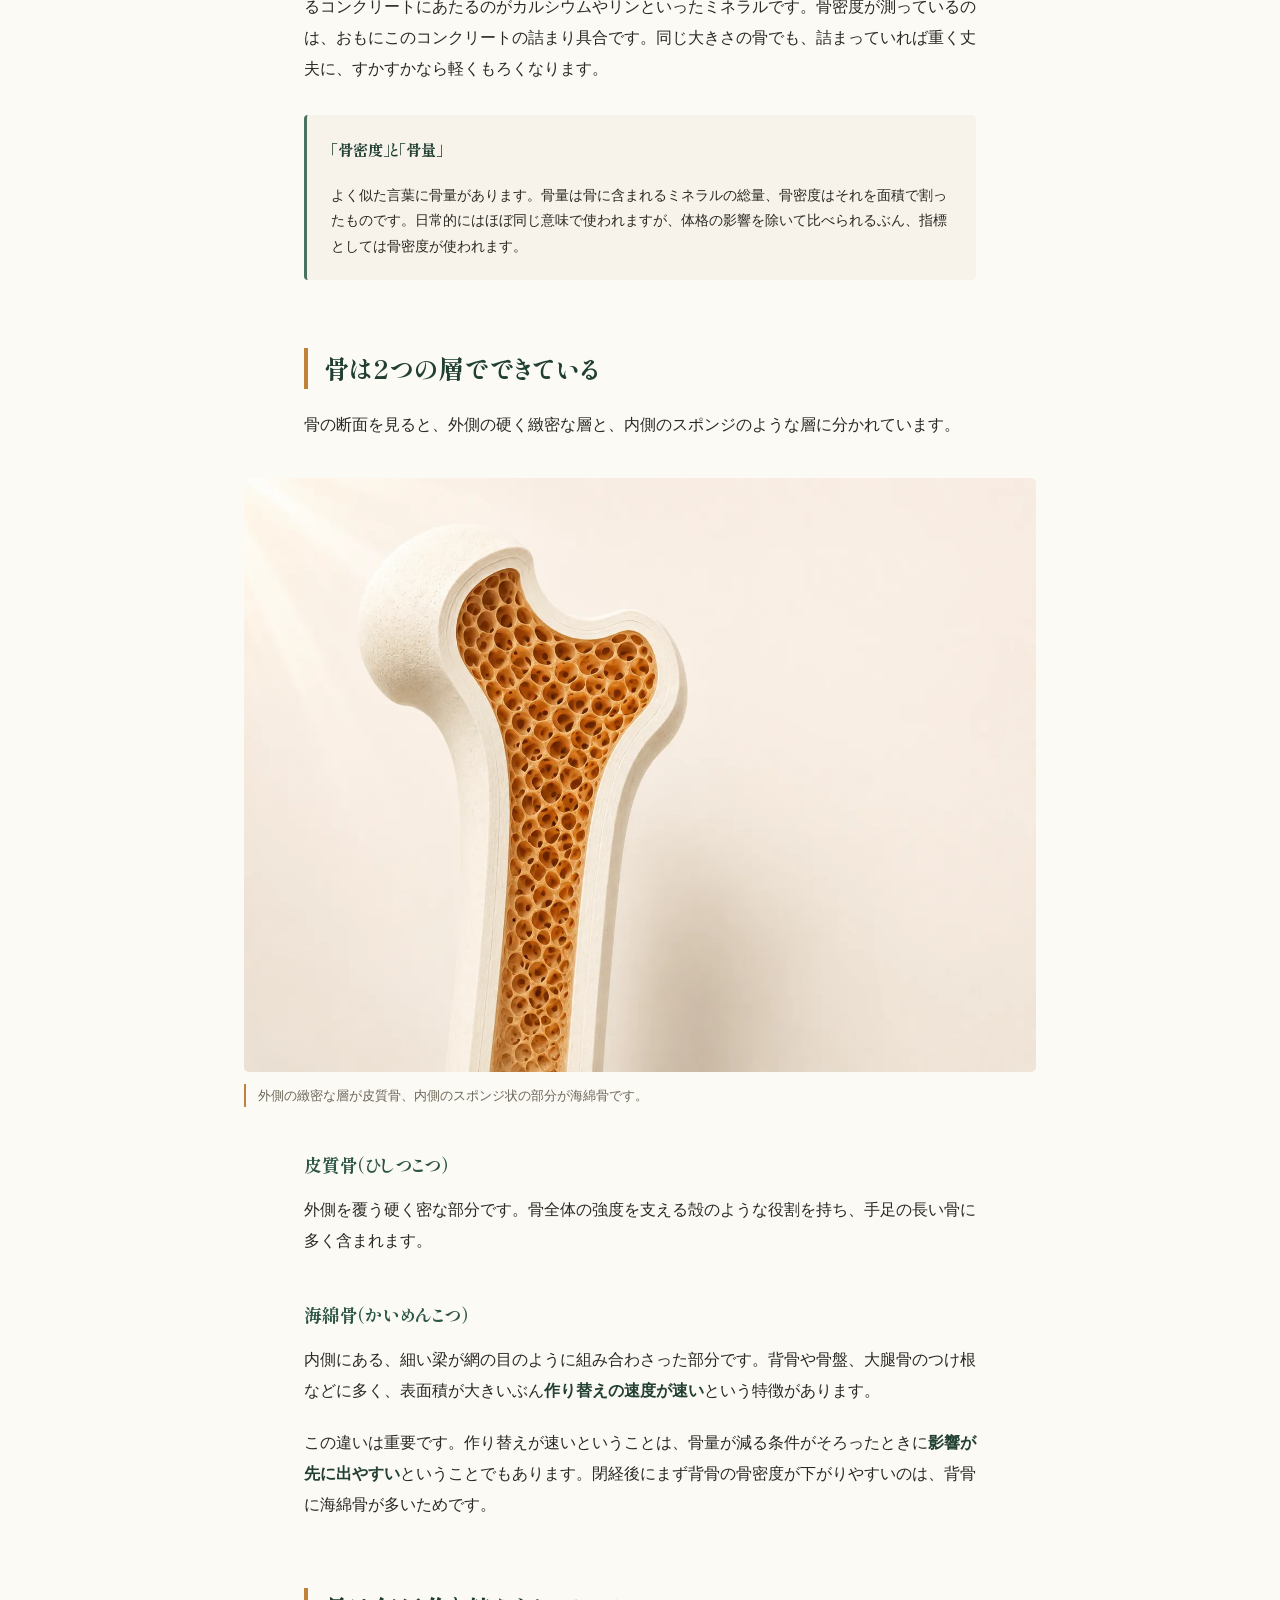
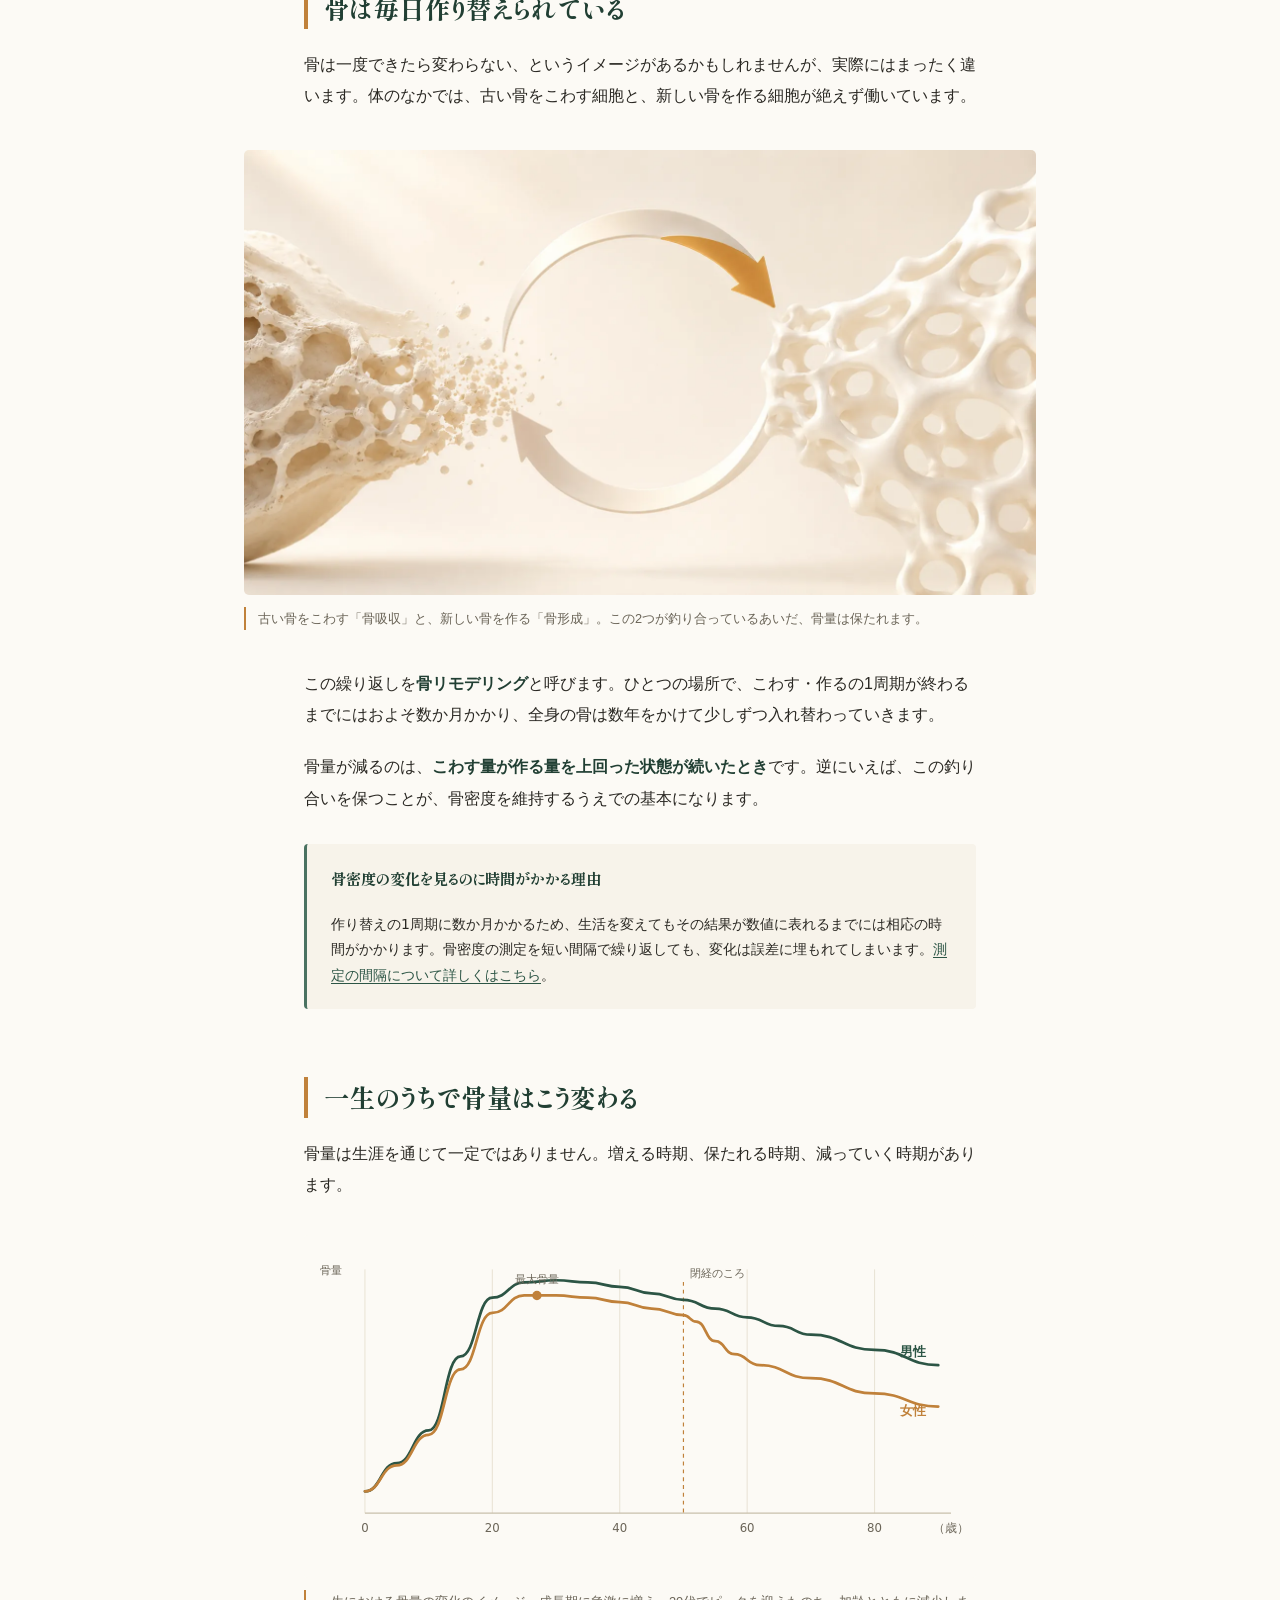
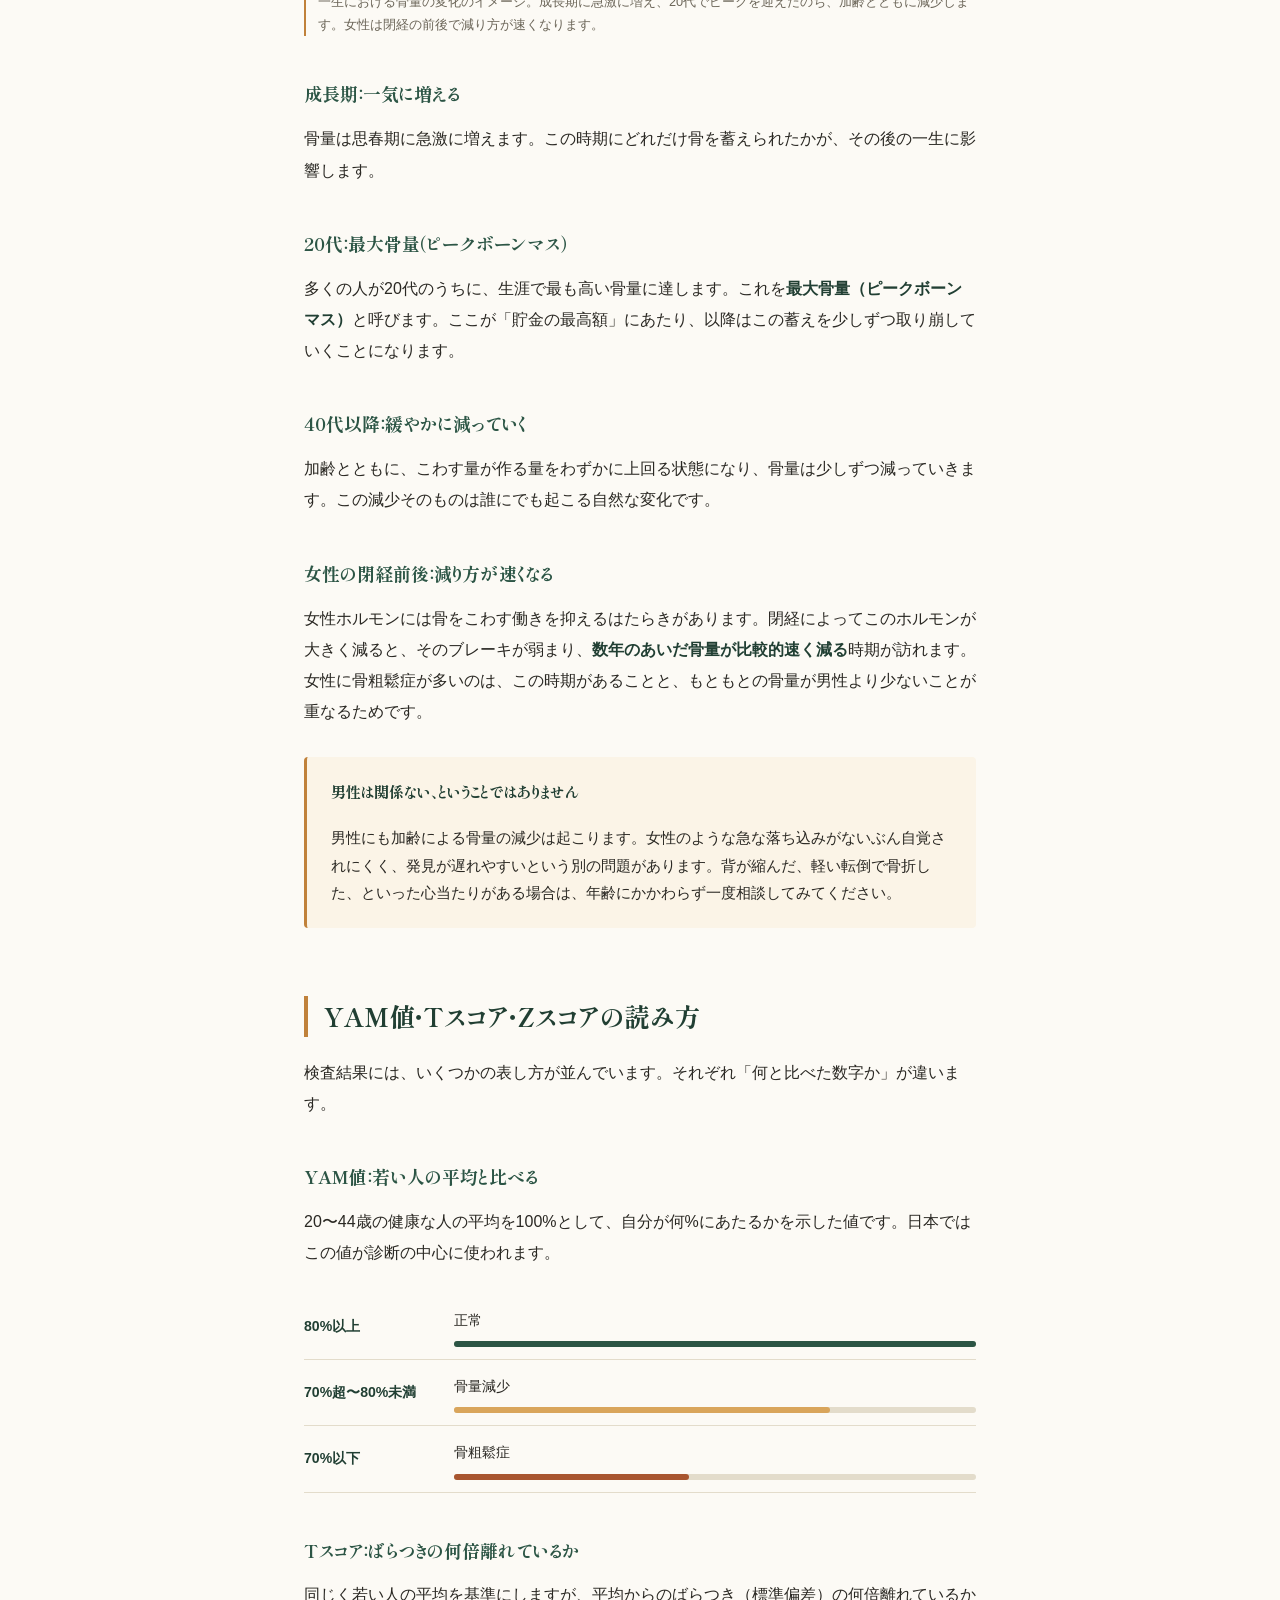
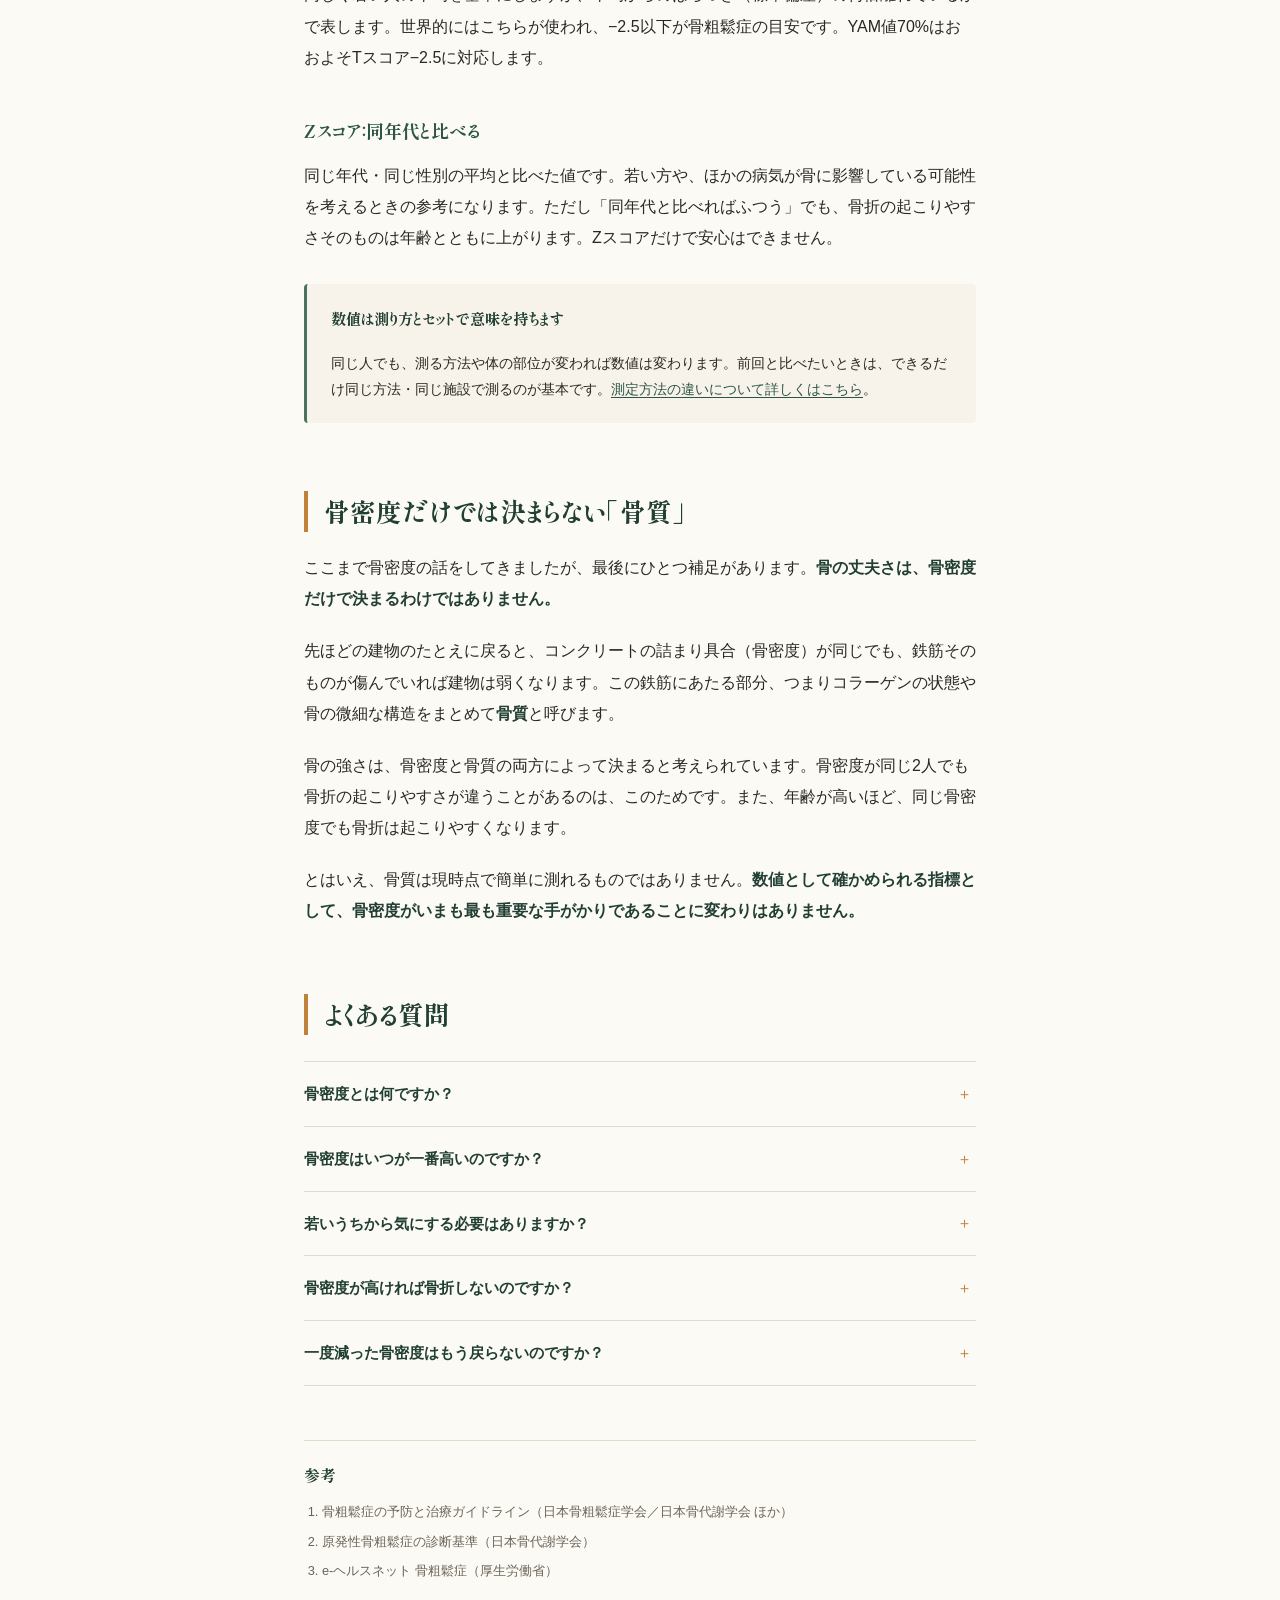
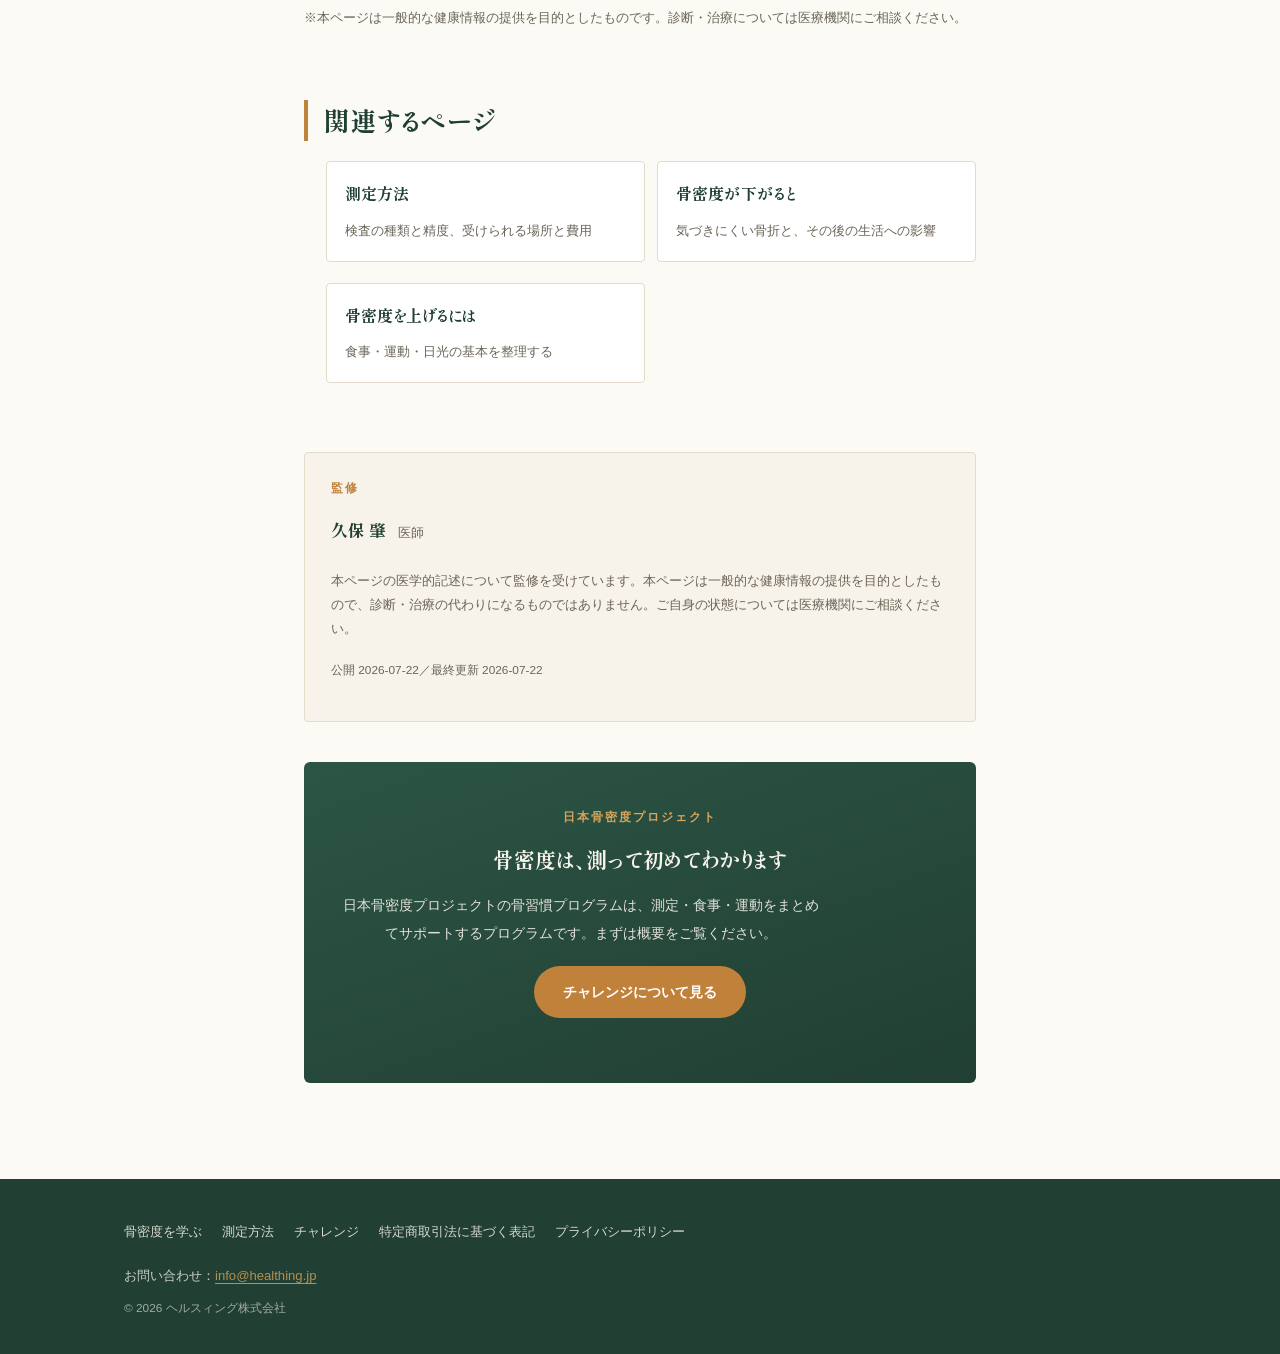
<file: bone/about/index.html>
<!DOCTYPE html>
<html lang="ja">
<head>
<meta charset="UTF-8">
<!-- Google tag (gtag.js) -->
<script async src="https://www.googletagmanager.com/gtag/js?id=G-N0171GTLM5"></script>
<script>
  window.dataLayer = window.dataLayer || [];
  function gtag(){dataLayer.push(arguments);}
  gtag('js', new Date());
  gtag('config', 'G-N0171GTLM5');
</script>
<meta name="viewport" content="width=device-width, initial-scale=1">
<title>骨密度とは？YAM値の読み方と年代ごとの変化をやさしく解説｜日本骨密度プロジェクト</title>
<meta name="description" content="骨密度とは何を測った数値なのか、YAM値やTスコアはどう読むのか。骨が作り替えられる仕組みと、一生のうちで骨量がどう変化するかを、図を使って医師監修でわかりやすく解説します。">
<link rel="canonical" href="https://kotsumitsudo.jp/bone/about/">

<meta property="og:type" content="article">
<meta property="og:site_name" content="日本骨密度プロジェクト">
<meta property="og:title" content="骨密度とは？YAM値の読み方と年代ごとの変化をやさしく解説">
<meta property="og:description" content="骨密度とは何を測った数値なのか、YAM値やTスコアはどう読むのか。骨が作り替えられる仕組みと、一生のうちで骨量がどう変化するかを、図を使って医師監修でわかりやすく解説します。">
<meta property="og:url" content="https://kotsumitsudo.jp/bone/about/">
<meta property="og:image" content="https://kotsumitsudo.jp/assets/img/ogp-about.png">
<meta property="og:locale" content="ja_JP">
<meta name="twitter:card" content="summary_large_image">

<link rel="icon" href="/favicon.ico?v=62c15e0f" sizes="any">
<link rel="icon" type="image/png" href="/assets/img/favicon-32.png?v=62c15e0f" sizes="32x32">
<link rel="apple-touch-icon" href="/apple-touch-icon.png?v=62c15e0f">

<link rel="preconnect" href="https://fonts.googleapis.com">
<link rel="preconnect" href="https://fonts.gstatic.com" crossorigin>
<link href="https://fonts.googleapis.com/css2?family=Shippori+Mincho+B1:wght@500;700&family=Zen+Kaku+Gothic+New:wght@400;500;700&display=swap" rel="stylesheet">
<link rel="stylesheet" href="/assets/css/site.css?v=62c15e0f">

<script type="application/ld+json">{"@context":"https://schema.org","@type":"BreadcrumbList","itemListElement":[{"@type":"ListItem","position":1,"name":"ホーム","item":"https://kotsumitsudo.jp/"},{"@type":"ListItem","position":2,"name":"骨密度を学ぶ","item":"https://kotsumitsudo.jp/bone/"},{"@type":"ListItem","position":3,"name":"骨密度とは","item":"https://kotsumitsudo.jp/bone/about/"}]}</script>
<script type="application/ld+json">{"@context":"https://schema.org","@type":"Article","headline":"骨密度とは？YAM値の読み方と年代ごとの変化をやさしく解説","description":"骨密度とは何を測った数値なのか、YAM値やTスコアはどう読むのか。骨が作り替えられる仕組みと、一生のうちで骨量がどう変化するかを、図を使って医師監修でわかりやすく解説します。","inLanguage":"ja","mainEntityOfPage":"https://kotsumitsudo.jp/bone/about/","datePublished":"2026-07-22","dateModified":"2026-07-22","author":{"@type":"Organization","name":"日本骨密度プロジェクト"},"publisher":{"@type":"Organization","name":"ヘルスィング株式会社"},"reviewedBy":{"@type":"Person","name":"久保 肇","jobTitle":"医師"}}</script>
<script type="application/ld+json">{"@context":"https://schema.org","@type":"FAQPage","mainEntity":[{"@type":"Question","name":"骨密度とは何ですか？","acceptedAnswer":{"@type":"Answer","text":"骨にカルシウムなどのミネラルがどれだけ詰まっているかを表した数値です。一定の面積あたりにどれだけの骨の成分があるかを測り、g/cm²という単位で表します。骨の丈夫さを知るための代表的な目安です。"}},{"@type":"Question","name":"YAM値とは何ですか？","acceptedAnswer":{"@type":"Answer","text":"20歳から44歳の健康な人の骨密度の平均を100%として、自分の骨密度が何%にあたるかを示した値です。80%以上が正常、70%を超えて80%未満が骨量減少、70%以下が骨粗鬆症の目安とされています。"}},{"@type":"Question","name":"骨密度はいつが一番高いのですか？","acceptedAnswer":{"@type":"Answer","text":"多くの人が20代のうちに生涯で最も高い骨量に達し、これを最大骨量（ピークボーンマス）と呼びます。その後は加齢とともに緩やかに減っていきます。"}},{"@type":"Question","name":"なぜ女性のほうが骨密度が下がりやすいのですか？","acceptedAnswer":{"@type":"Answer","text":"骨の量を保つはたらきのある女性ホルモンが閉経の前後で大きく減るためです。この時期には骨を壊すはたらきが優位になり、数年のあいだに骨量が比較的速く減ることが知られています。もともとの骨量が男性より少ないことも関係します。"}},{"@type":"Question","name":"骨密度が高ければ骨折しないのですか？","acceptedAnswer":{"@type":"Answer","text":"そうとは限りません。骨の丈夫さは骨密度だけでなく、コラーゲンの状態など「骨質」と呼ばれる要素にも左右されます。また同じ骨密度でも、年齢が高いほど骨折は起こりやすくなります。骨密度は重要な目安ですが、唯一の指標ではありません。"}}]}</script>
<!-- GA4未設定 -->
</head>
<body>
<a class="skip" href="#main-heading">本文へスキップ</a>
<header class="site-head">
  <div class="wrap">
    <a class="brand" href="/">
      <span class="brand-mark" aria-hidden="true"></span>
      <span class="brand-name">日本骨密度プロジェクト</span>
    </a>
    <nav class="site-nav" aria-label="メインメニュー">
      <a href="/bone/">骨密度を学ぶ</a>
      <a href="/challenge.html">チャレンジ</a>
    </nav>
  </div>
</header>


<main class="doc ">
  <nav class="crumb" aria-label="パンくずリスト"><ol><li><a href="/">ホーム</a></li><li><a href="/bone/">骨密度を学ぶ</a></li><li aria-current="page">骨密度とは</li></ol></nav>
  <p class="eyebrow">骨密度を学ぶ ／ 骨密度とは</p>

<h1 id="main-heading">骨密度とは？<br>YAM値の読み方と年代ごとの変化</h1>

<p class="lede">健診で「骨密度」という言葉を目にしても、その数字が何を測ったものなのかは意外と説明されません。骨は硬くて変化しないもののように見えますが、実際には日々こわされ、作り直されています。ここでは骨密度が何を表しているのか、そして一生のうちでどう変わっていくのかを、順を追って見ていきます。</p>

<figure class="fig fig-hero">
  <img src="/assets/img/bone-about-01-hero.webp" width="1536" height="1024"
       alt="骨の内部にある海綿状の構造を示した大腿骨の断面" fetchpriority="high" decoding="async">
  <figcaption>骨の内部は、細かい梁が組み合わさった構造になっています。この詰まり具合が骨密度です。</figcaption>
</figure>

<nav class="toc" aria-label="目次">
  <p class="toc-title">このページの内容</p>
  <ol>
    <li><a href="#what">骨密度とは何を測った数値か</a></li>
    <li><a href="#structure">骨は2つの層でできている</a></li>
    <li><a href="#remodeling">骨は毎日作り替えられている</a></li>
    <li><a href="#lifetime">一生のうちで骨量はこう変わる</a></li>
    <li><a href="#numbers">YAM値・Tスコア・Zスコアの読み方</a></li>
    <li><a href="#quality">骨密度だけでは決まらない「骨質」</a></li>
    <li><a href="#faq">よくある質問</a></li>
  </ol>
</nav>

<h2 id="what">骨密度とは何を測った数値か</h2>

<p>骨密度とは、<strong>骨のなかにカルシウムなどのミネラルがどれだけ詰まっているか</strong>を表した数値です。一定の面積あたりにどれだけの骨の成分があるかを測り、g/cm²（グラム毎平方センチメートル）という単位で表します。</p>

<p>骨を建物にたとえると、鉄筋にあたるのがコラーゲンなどのたんぱく質、そこに塗り込められるコンクリートにあたるのがカルシウムやリンといったミネラルです。骨密度が測っているのは、おもにこのコンクリートの詰まり具合です。同じ大きさの骨でも、詰まっていれば重く丈夫に、すかすかなら軽くもろくなります。</p>

<div class="note">
  <p class="note-title">「骨密度」と「骨量」</p>
  <p>よく似た言葉に骨量があります。骨量は骨に含まれるミネラルの総量、骨密度はそれを面積で割ったものです。日常的にはほぼ同じ意味で使われますが、体格の影響を除いて比べられるぶん、指標としては骨密度が使われます。</p>
</div>

<h2 id="structure">骨は2つの層でできている</h2>

<p>骨の断面を見ると、外側の硬く緻密な層と、内側のスポンジのような層に分かれています。</p>

<figure class="fig fig-wide">
  <img src="/assets/img/bone-about-02-structure.webp" width="1448" height="1086"
       alt="骨の外側の緻密な皮質骨と、内側の海綿骨を色分けして示した断面図" loading="lazy" decoding="async">
  <figcaption>外側の緻密な層が皮質骨、内側のスポンジ状の部分が海綿骨です。</figcaption>
</figure>

<h3>皮質骨（ひしつこつ）</h3>
<p>外側を覆う硬く密な部分です。骨全体の強度を支える殻のような役割を持ち、手足の長い骨に多く含まれます。</p>

<h3>海綿骨（かいめんこつ）</h3>
<p>内側にある、細い梁が網の目のように組み合わさった部分です。背骨や骨盤、大腿骨のつけ根などに多く、表面積が大きいぶん<strong>作り替えの速度が速い</strong>という特徴があります。</p>

<p>この違いは重要です。作り替えが速いということは、骨量が減る条件がそろったときに<strong>影響が先に出やすい</strong>ということでもあります。閉経後にまず背骨の骨密度が下がりやすいのは、背骨に海綿骨が多いためです。</p>

<h2 id="remodeling">骨は毎日作り替えられている</h2>

<p>骨は一度できたら変わらない、というイメージがあるかもしれませんが、実際にはまったく違います。体のなかでは、古い骨をこわす細胞と、新しい骨を作る細胞が絶えず働いています。</p>

<figure class="fig fig-wide">
  <img src="/assets/img/bone-measure-05-remodeling.webp" width="1600" height="900"
       alt="古い骨が壊され、新しい骨が作られる循環を表した図" loading="lazy" decoding="async">
  <figcaption>古い骨をこわす「骨吸収」と、新しい骨を作る「骨形成」。この2つが釣り合っているあいだ、骨量は保たれます。</figcaption>
</figure>

<p>この繰り返しを<strong>骨リモデリング</strong>と呼びます。ひとつの場所で、こわす・作るの1周期が終わるまでにはおよそ数か月かかり、全身の骨は数年をかけて少しずつ入れ替わっていきます。</p>

<p>骨量が減るのは、<strong>こわす量が作る量を上回った状態が続いたとき</strong>です。逆にいえば、この釣り合いを保つことが、骨密度を維持するうえでの基本になります。</p>

<div class="note">
  <p class="note-title">骨密度の変化を見るのに時間がかかる理由</p>
  <p>作り替えの1周期に数か月かかるため、生活を変えてもその結果が数値に表れるまでには相応の時間がかかります。骨密度の測定を短い間隔で繰り返しても、変化は誤差に埋もれてしまいます。<a href="/bone/measure/">測定の間隔について詳しくはこちら</a>。</p>
</div>

<h2 id="lifetime">一生のうちで骨量はこう変わる</h2>

<p>骨量は生涯を通じて一定ではありません。増える時期、保たれる時期、減っていく時期があります。</p>

<figure class="fig fig-chart">
  <svg viewBox="0 0 860 440" role="img" xmlns="http://www.w3.org/2000/svg"
       aria-labelledby="bmc-t bmc-d" class="chart">
    <title id="bmc-t">一生における骨量の変化</title>
    <desc id="bmc-d">骨量は成長期に急速に増え、20代でピークを迎えます。その後は緩やかに減少し、女性は閉経の前後で減少が速くなります。男性の減少は生涯を通じて緩やかです。</desc>
    <style>
      .g   { stroke:#E3DCCB; stroke-width:1; }
      .ax  { fill:#6B6558; font-size:15px; text-anchor:middle;
             font-family:"Zen Kaku Gothic New",system-ui,sans-serif; }
      .axl { fill:#6B6558; font-size:14px;
             font-family:"Zen Kaku Gothic New",system-ui,sans-serif; }
      .lbl { font-size:16px; font-weight:700;
             font-family:"Zen Kaku Gothic New",system-ui,sans-serif; }
      .note{ fill:#6B6558; font-size:14px;
             font-family:"Zen Kaku Gothic New",system-ui,sans-serif; }
      .lineF { fill:none; stroke:#C0813A; stroke-width:3.5; stroke-linecap:round; }
      .lineM { fill:none; stroke:#2C5545; stroke-width:3.5; stroke-linecap:round; }
      .mk  { stroke:#C0813A; stroke-width:1.5; stroke-dasharray:5 5; }
    </style>
  
    <rect x="0" y="0" width="860" height="440" fill="#FCFAF5"/>
    <line x1="78.0" y1="44" x2="78.0" y2="356" class="g"/>
      <text x="78.0" y="380" class="ax">0</text>
      <line x1="241.0" y1="44" x2="241.0" y2="356" class="g"/>
      <text x="241.0" y="380" class="ax">20</text>
      <line x1="404.1" y1="44" x2="404.1" y2="356" class="g"/>
      <text x="404.1" y="380" class="ax">40</text>
      <line x1="567.1" y1="44" x2="567.1" y2="356" class="g"/>
      <text x="567.1" y="380" class="ax">60</text>
      <line x1="730.2" y1="44" x2="730.2" y2="356" class="g"/>
      <text x="730.2" y="380" class="ax">80</text>
      
    <line x1="78" y1="356" x2="828" y2="356" stroke="#C9C0AC" stroke-width="1.5"/>
    <text x="828" y="380" class="ax">（歳）</text>
    <text x="20" y="50" class="axl">骨量</text>
  
    <line x1="485.6" y1="60" x2="485.6" y2="356" class="mk"/>
    <text x="493.6" y="54" class="note">閉経のころ</text>
  
    <path d="M 78.0 328.1 C 98.4 328.1, 98.4 291.9, 118.8 291.9 C 139.1 291.9, 139.1 250.1, 159.5 250.1 C 179.9 250.1, 179.9 155.4, 200.3 155.4 C 220.7 155.4, 220.7 80.2, 241.0 80.2 C 261.4 80.2, 261.4 60.7, 281.8 60.7 C 302.2 60.7, 302.2 57.9, 322.6 57.9 C 342.9 57.9, 342.9 60.7, 363.3 60.7 C 383.7 60.7, 383.7 66.3, 404.1 66.3 C 424.5 66.3, 424.5 74.6, 444.8 74.6 C 465.2 74.6, 465.2 83.0, 485.6 83.0 C 506.0 83.0, 506.0 94.1, 526.4 94.1 C 546.8 94.1, 546.8 105.3, 567.1 105.3 C 587.5 105.3, 587.5 116.4, 607.9 116.4 C 628.3 116.4, 628.3 127.6, 648.7 127.6 C 689.4 127.6, 689.4 147.1, 730.2 147.1 C 770.9 147.1, 770.9 166.6, 811.7 166.6" class="lineM"/>
    <path d="M 78.0 328.1 C 98.4 328.1, 98.4 294.7, 118.8 294.7 C 139.1 294.7, 139.1 255.7, 159.5 255.7 C 179.9 255.7, 179.9 172.1, 200.3 172.1 C 220.7 172.1, 220.7 99.7, 241.0 99.7 C 261.4 99.7, 261.4 77.4, 281.8 77.4 C 302.2 77.4, 302.2 77.4, 322.6 77.4 C 342.9 77.4, 342.9 80.2, 363.3 80.2 C 383.7 80.2, 383.7 85.8, 404.1 85.8 C 424.5 85.8, 424.5 94.1, 444.8 94.1 C 465.2 94.1, 465.2 102.5, 485.6 102.5 C 493.8 102.5, 493.8 110.9, 501.9 110.9 C 514.1 110.9, 514.1 135.9, 526.4 135.9 C 538.6 135.9, 538.6 152.6, 550.8 152.6 C 567.1 152.6, 567.1 166.6, 583.4 166.6 C 616.0 166.6, 616.0 183.3, 648.7 183.3 C 689.4 183.3, 689.4 202.8, 730.2 202.8 C 770.9 202.8, 770.9 219.5, 811.7 219.5" class="lineF"/>
  
    <circle cx="298.1" cy="77.4" r="6" fill="#C0813A"/>
    <text x="298.1" y="61.4" class="note" text-anchor="middle">最大骨量</text>
  
    <text x="762.8" y="155.4" class="lbl" fill="#2C5545">男性</text>
    <text x="762.8" y="230.6" class="lbl" fill="#C0813A">女性</text>
  </svg>
  <figcaption>一生における骨量の変化のイメージ。成長期に急激に増え、20代でピークを迎えたのち、加齢とともに減少します。女性は閉経の前後で減り方が速くなります。</figcaption>
</figure>

<h3>成長期：一気に増える</h3>
<p>骨量は思春期に急激に増えます。この時期にどれだけ骨を蓄えられたかが、その後の一生に影響します。</p>

<h3>20代：最大骨量（ピークボーンマス）</h3>
<p>多くの人が20代のうちに、生涯で最も高い骨量に達します。これを<strong>最大骨量（ピークボーンマス）</strong>と呼びます。ここが「貯金の最高額」にあたり、以降はこの蓄えを少しずつ取り崩していくことになります。</p>

<h3>40代以降：緩やかに減っていく</h3>
<p>加齢とともに、こわす量が作る量をわずかに上回る状態になり、骨量は少しずつ減っていきます。この減少そのものは誰にでも起こる自然な変化です。</p>

<h3>女性の閉経前後：減り方が速くなる</h3>
<p>女性ホルモンには骨をこわす働きを抑えるはたらきがあります。閉経によってこのホルモンが大きく減ると、そのブレーキが弱まり、<strong>数年のあいだ骨量が比較的速く減る</strong>時期が訪れます。女性に骨粗鬆症が多いのは、この時期があることと、もともとの骨量が男性より少ないことが重なるためです。</p>

<div class="caution">
  <p class="caution-title">男性は関係ない、ということではありません</p>
  <p>男性にも加齢による骨量の減少は起こります。女性のような急な落ち込みがないぶん自覚されにくく、発見が遅れやすいという別の問題があります。背が縮んだ、軽い転倒で骨折した、といった心当たりがある場合は、年齢にかかわらず一度相談してみてください。</p>
</div>

<h2 id="numbers">YAM値・Tスコア・Zスコアの読み方</h2>

<p>検査結果には、いくつかの表し方が並んでいます。それぞれ「何と比べた数字か」が違います。</p>

<h3>YAM値：若い人の平均と比べる</h3>
<p>20〜44歳の健康な人の平均を100%として、自分が何%にあたるかを示した値です。日本ではこの値が診断の中心に使われます。</p>

<div class="scale">
  <div class="scale-row">
    <span class="scale-key">80%以上</span>
    <span class="scale-val">正常<div class="scale-bar"><span style="width:100%"></span></div></span>
  </div>
  <div class="scale-row">
    <span class="scale-key">70%超〜80%未満</span>
    <span class="scale-val">骨量減少<div class="scale-bar warn"><span style="width:72%"></span></div></span>
  </div>
  <div class="scale-row">
    <span class="scale-key">70%以下</span>
    <span class="scale-val">骨粗鬆症<div class="scale-bar alert"><span style="width:45%"></span></div></span>
  </div>
</div>

<h3>Tスコア：ばらつきの何倍離れているか</h3>
<p>同じく若い人の平均を基準にしますが、平均からのばらつき（標準偏差）の何倍離れているかで表します。世界的にはこちらが使われ、−2.5以下が骨粗鬆症の目安です。YAM値70%はおおよそTスコア−2.5に対応します。</p>

<h3>Zスコア：同年代と比べる</h3>
<p>同じ年代・同じ性別の平均と比べた値です。若い方や、ほかの病気が骨に影響している可能性を考えるときの参考になります。ただし「同年代と比べればふつう」でも、骨折の起こりやすさそのものは年齢とともに上がります。Zスコアだけで安心はできません。</p>

<div class="note">
  <p class="note-title">数値は測り方とセットで意味を持ちます</p>
  <p>同じ人でも、測る方法や体の部位が変われば数値は変わります。前回と比べたいときは、できるだけ同じ方法・同じ施設で測るのが基本です。<a href="/bone/measure/">測定方法の違いについて詳しくはこちら</a>。</p>
</div>

<h2 id="quality">骨密度だけでは決まらない「骨質」</h2>

<p>ここまで骨密度の話をしてきましたが、最後にひとつ補足があります。<strong>骨の丈夫さは、骨密度だけで決まるわけではありません。</strong></p>

<p>先ほどの建物のたとえに戻ると、コンクリートの詰まり具合（骨密度）が同じでも、鉄筋そのものが傷んでいれば建物は弱くなります。この鉄筋にあたる部分、つまりコラーゲンの状態や骨の微細な構造をまとめて<strong>骨質</strong>と呼びます。</p>

<p>骨の強さは、骨密度と骨質の両方によって決まると考えられています。骨密度が同じ2人でも骨折の起こりやすさが違うことがあるのは、このためです。また、年齢が高いほど、同じ骨密度でも骨折は起こりやすくなります。</p>

<p>とはいえ、骨質は現時点で簡単に測れるものではありません。<strong>数値として確かめられる指標として、骨密度がいまも最も重要な手がかりであることに変わりはありません。</strong></p>

<h2 id="faq">よくある質問</h2>

<div class="faq">
  <details>
    <summary>骨密度とは何ですか？</summary>
    <div class="faq-body"><p>骨にカルシウムなどのミネラルがどれだけ詰まっているかを表した数値です。一定の面積あたりの骨の成分量を測り、g/cm²という単位で表します。</p></div>
  </details>
  <details>
    <summary>骨密度はいつが一番高いのですか？</summary>
    <div class="faq-body"><p>多くの人が20代のうちに生涯で最も高い骨量に達します。これを最大骨量（ピークボーンマス）と呼び、以降は加齢とともに緩やかに減っていきます。</p></div>
  </details>
  <details>
    <summary>若いうちから気にする必要はありますか？</summary>
    <div class="faq-body"><p>成長期にどれだけ骨を蓄えられるかが、その後の一生に影響します。極端な食事制限や過度なやせは、この時期の骨量の蓄えを妨げることがあります。将来のための備えという意味では、若い時期こそ関係が深いといえます。</p></div>
  </details>
  <details>
    <summary>骨密度が高ければ骨折しないのですか？</summary>
    <div class="faq-body"><p>そうとは限りません。骨の丈夫さは骨質と呼ばれる要素にも左右され、同じ骨密度でも年齢が高いほど骨折は起こりやすくなります。骨密度は重要な目安のひとつですが、唯一の指標ではありません。</p></div>
  </details>
  <details>
    <summary>一度減った骨密度はもう戻らないのですか？</summary>
    <div class="faq-body"><p>骨は作り替えられ続けているため、変化しないものではありません。ただし、どの程度変えられるかは年齢や状態、原因によって大きく異なります。数値が気になる場合は自己判断せず、医療機関で相談してください。</p></div>
  </details>
</div>

<section class="refs">
  <h2>参考</h2>
  <ol>
    <li>骨粗鬆症の予防と治療ガイドライン（日本骨粗鬆症学会／日本骨代謝学会 ほか）</li>
    <li>原発性骨粗鬆症の診断基準（日本骨代謝学会）</li>
    <li>e-ヘルスネット 骨粗鬆症（厚生労働省）</li>
  </ol>
  <p><small>※本ページは一般的な健康情報の提供を目的としたものです。診断・治療については医療機関にご相談ください。</small></p>
</section>

<section class="related">
  <h2>関連するページ</h2>
  <ul class="related-list">
    <li><a href="/bone/measure/"><span class="related-ttl">測定方法</span><span class="related-desc">検査の種類と精度、受けられる場所と費用</span></a></li>
    <li><a href="/bone/risk/"><span class="related-ttl">骨密度が下がると</span><span class="related-desc">気づきにくい骨折と、その後の生活への影響</span></a></li>
    <li><a href="/bone/improve/"><span class="related-ttl">骨密度を上げるには</span><span class="related-desc">食事・運動・日光の基本を整理する</span></a></li>
  </ul>
</section>
  <aside class="supervisor" aria-label="監修者情報">
  <p class="supervisor-label">監修</p>
  <p class="supervisor-name">久保 肇 <span>医師</span></p>
  <p class="supervisor-note">本ページの医学的記述について監修を受けています。本ページは一般的な健康情報の提供を目的としたもので、診断・治療の代わりになるものではありません。ご自身の状態については医療機関にご相談ください。</p>
  <p class="supervisor-date">公開 2026-07-22／最終更新 2026-07-22</p>
</aside>

  <section class="cta" aria-labelledby="cta-h">
  <p class="cta-eyebrow">日本骨密度プロジェクト</p>
  <h2 id="cta-h">骨密度は、測って初めてわかります</h2>
  <p class="cta-lead">日本骨密度プロジェクトの骨習慣プログラムは、測定・食事・運動をまとめてサポートするプログラムです。まずは概要をご覧ください。</p>
  <p class="cta-actions">
    <a class="btn btn-primary" href="/challenge.html">チャレンジについて見る</a>
  </p>
</section>

</main>

<footer class="site-foot">
  <div class="wrap">
    <nav class="foot-nav" aria-label="フッターメニュー">
      <a href="/bone/">骨密度を学ぶ</a>
      <a href="/bone/measure/">測定方法</a>
      <a href="/challenge.html">チャレンジ</a>
      <a href="/tokushoho.html">特定商取引法に基づく表記</a>
      <a href="/privacy.html">プライバシーポリシー</a>
    </nav>
    <p class="foot-note">お問い合わせ：<a href="mailto:info@healthing.jp">info@healthing.jp</a></p>
    <p class="foot-copy">&copy; 2026 ヘルスィング株式会社</p>
  </div>
</footer>

</body>
</html>
</file>
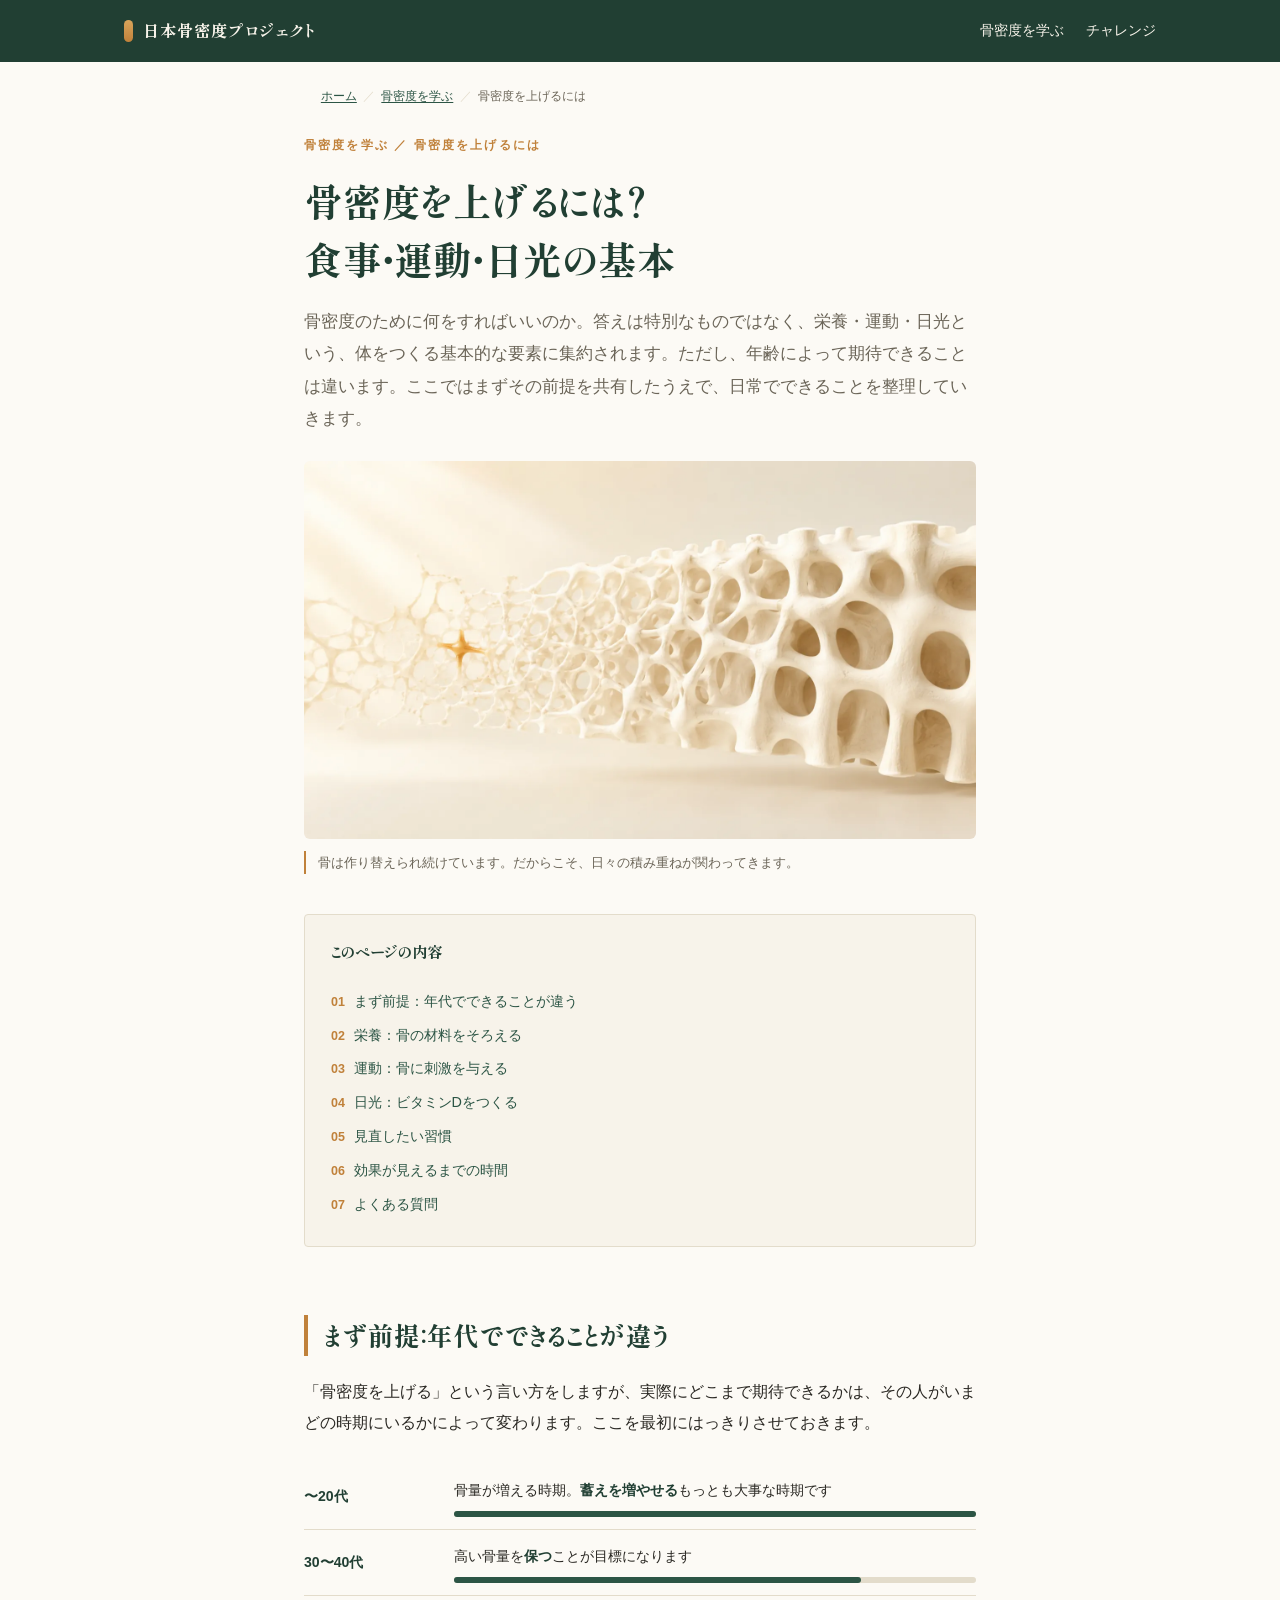
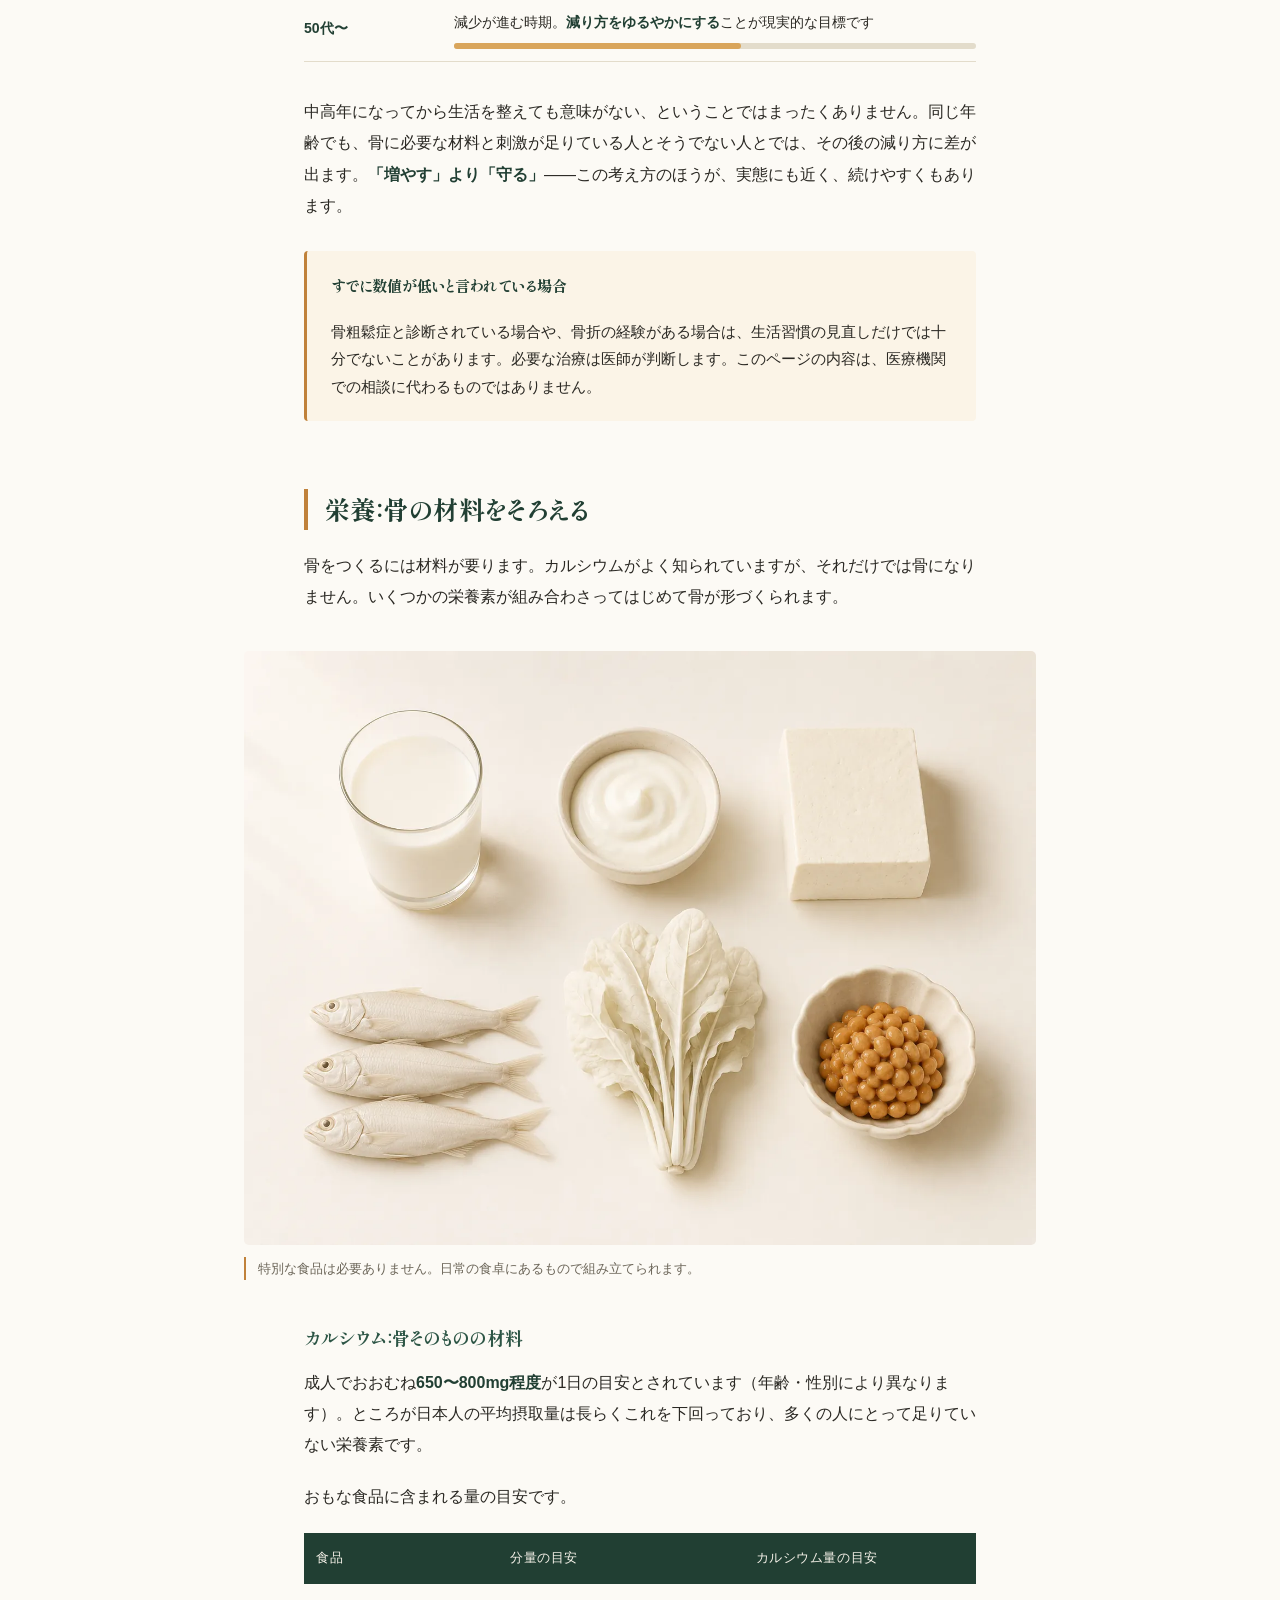
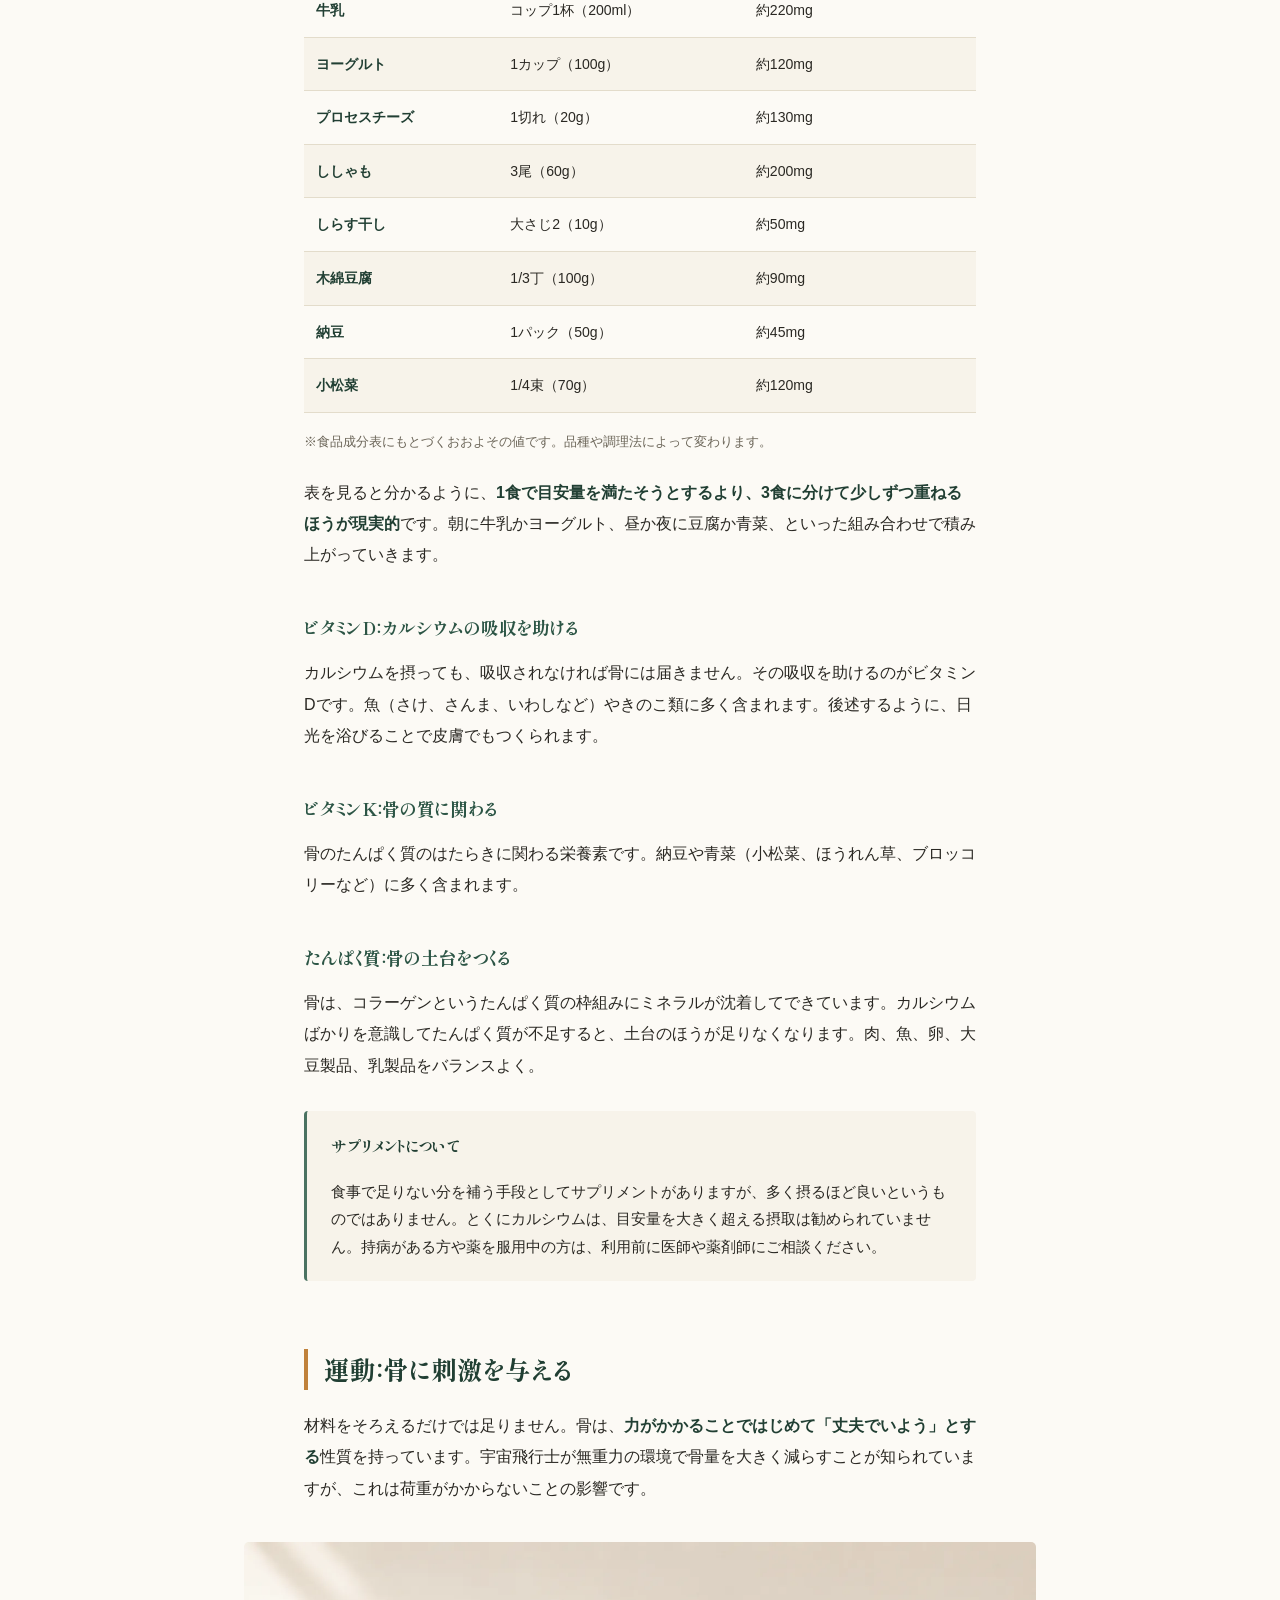
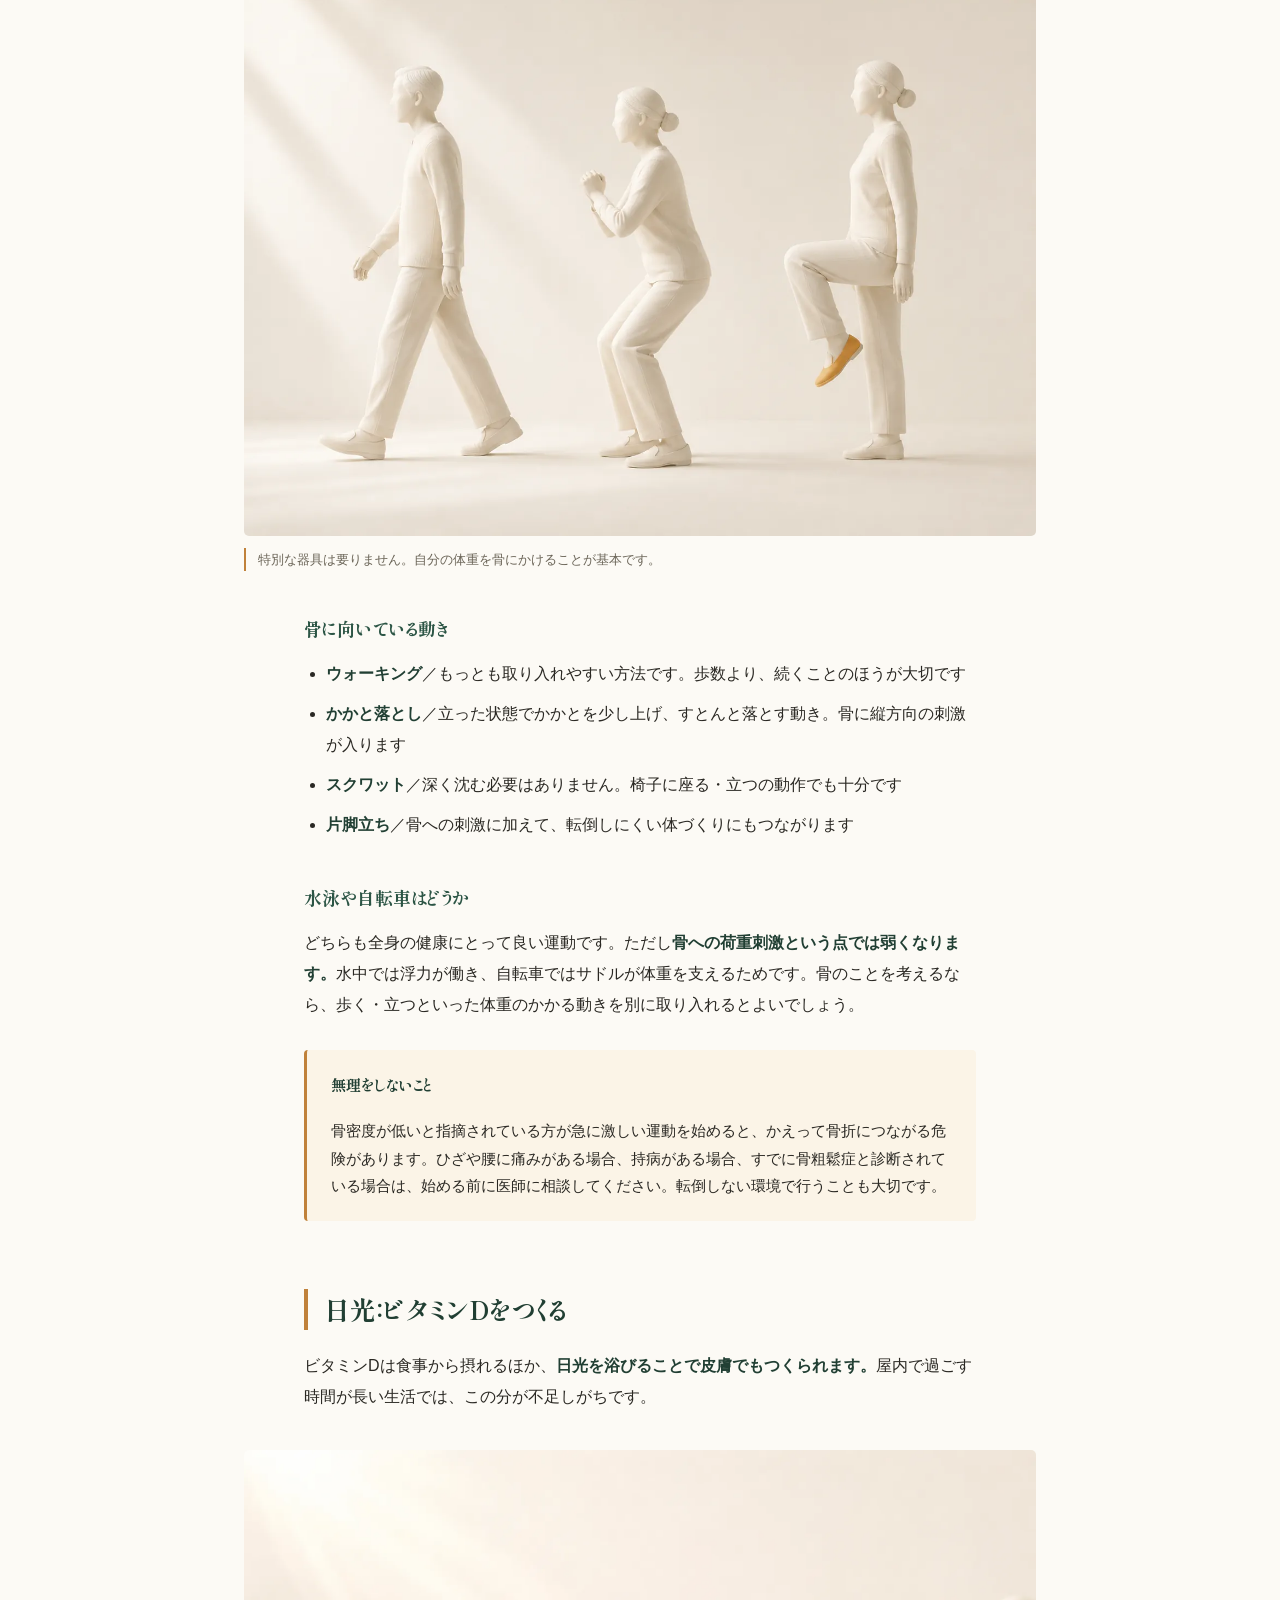
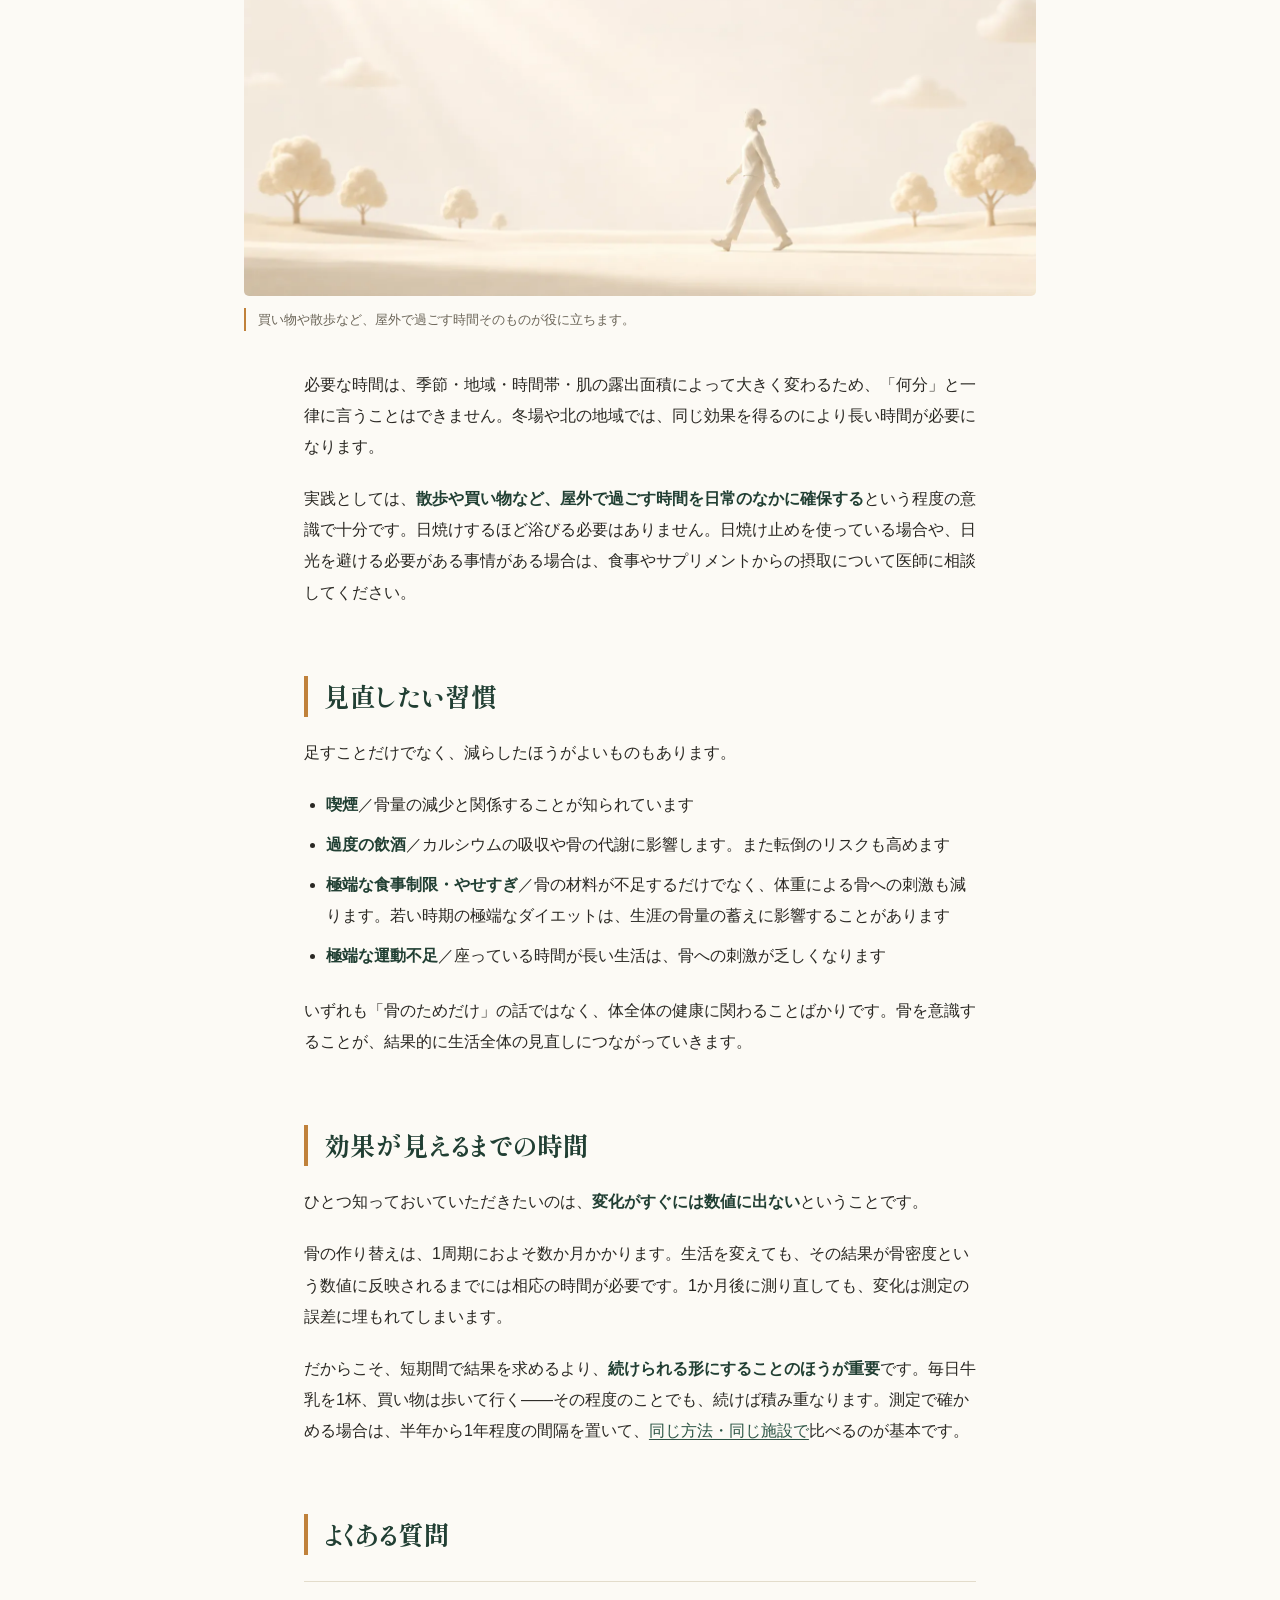
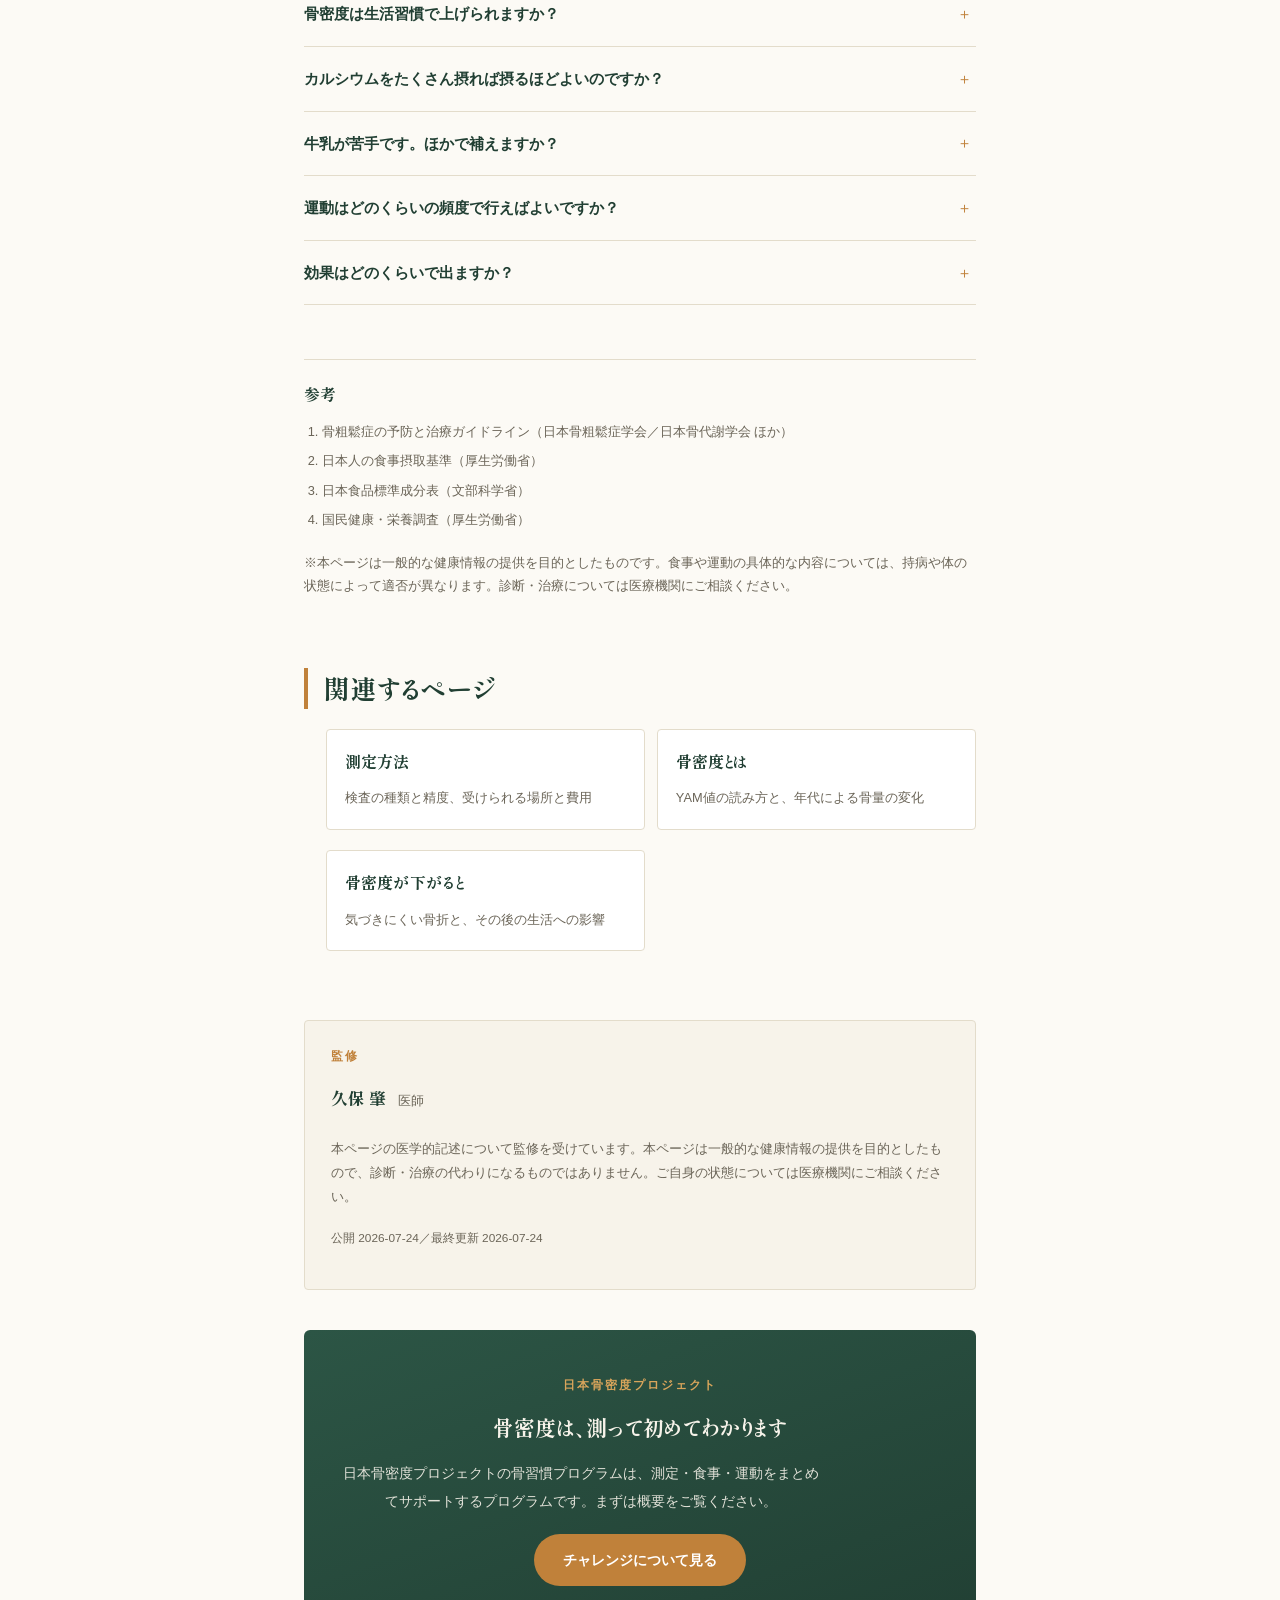
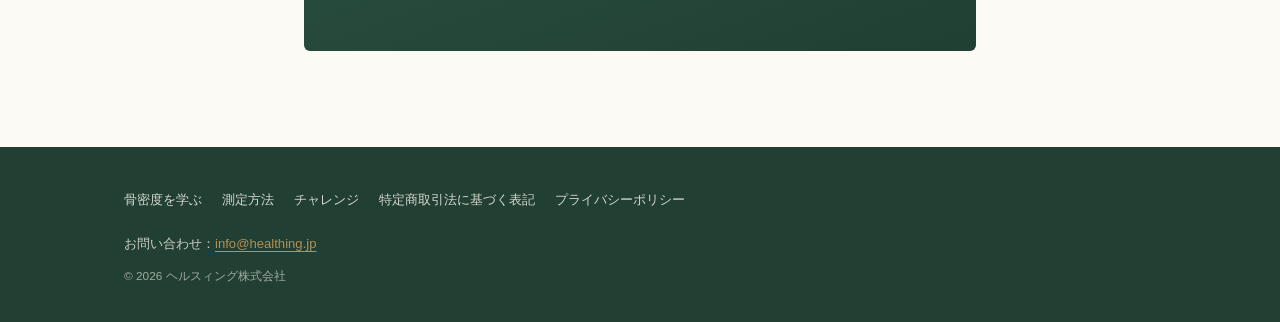
<file: bone/improve/index.html>
<!DOCTYPE html>
<html lang="ja">
<head>
<meta charset="UTF-8">
<!-- Google tag (gtag.js) -->
<script async src="https://www.googletagmanager.com/gtag/js?id=G-N0171GTLM5"></script>
<script>
  window.dataLayer = window.dataLayer || [];
  function gtag(){dataLayer.push(arguments);}
  gtag('js', new Date());
  gtag('config', 'G-N0171GTLM5');
</script>
<meta name="viewport" content="width=device-width, initial-scale=1">
<title>骨密度を上げるには？食事・運動・日光の基本をやさしく整理｜日本骨密度プロジェクト</title>
<meta name="description" content="骨密度を保つために日常でできることを、カルシウムやビタミンDの摂り方、骨に効く運動の考え方、日光の役割、見直したい習慣の4つに整理しました。年代によって期待できることの違いも含めて医師監修で解説します。">
<link rel="canonical" href="https://kotsumitsudo.jp/bone/improve/">

<meta property="og:type" content="article">
<meta property="og:site_name" content="日本骨密度プロジェクト">
<meta property="og:title" content="骨密度を上げるには？食事・運動・日光の基本をやさしく整理">
<meta property="og:description" content="骨密度を保つために日常でできることを、カルシウムやビタミンDの摂り方、骨に効く運動の考え方、日光の役割、見直したい習慣の4つに整理しました。年代によって期待できることの違いも含めて医師監修で解説します。">
<meta property="og:url" content="https://kotsumitsudo.jp/bone/improve/">
<meta property="og:image" content="https://kotsumitsudo.jp/assets/img/ogp-improve.png">
<meta property="og:locale" content="ja_JP">
<meta name="twitter:card" content="summary_large_image">

<link rel="icon" href="/favicon.ico?v=62c15e0f" sizes="any">
<link rel="icon" type="image/png" href="/assets/img/favicon-32.png?v=62c15e0f" sizes="32x32">
<link rel="apple-touch-icon" href="/apple-touch-icon.png?v=62c15e0f">

<link rel="preconnect" href="https://fonts.googleapis.com">
<link rel="preconnect" href="https://fonts.gstatic.com" crossorigin>
<link href="https://fonts.googleapis.com/css2?family=Shippori+Mincho+B1:wght@500;700&family=Zen+Kaku+Gothic+New:wght@400;500;700&display=swap" rel="stylesheet">
<link rel="stylesheet" href="/assets/css/site.css?v=62c15e0f">

<script type="application/ld+json">{"@context":"https://schema.org","@type":"BreadcrumbList","itemListElement":[{"@type":"ListItem","position":1,"name":"ホーム","item":"https://kotsumitsudo.jp/"},{"@type":"ListItem","position":2,"name":"骨密度を学ぶ","item":"https://kotsumitsudo.jp/bone/"},{"@type":"ListItem","position":3,"name":"骨密度を上げるには","item":"https://kotsumitsudo.jp/bone/improve/"}]}</script>
<script type="application/ld+json">{"@context":"https://schema.org","@type":"Article","headline":"骨密度を上げるには？食事・運動・日光の基本をやさしく整理","description":"骨密度を保つために日常でできることを、カルシウムやビタミンDの摂り方、骨に効く運動の考え方、日光の役割、見直したい習慣の4つに整理しました。年代によって期待できることの違いも含めて医師監修で解説します。","inLanguage":"ja","mainEntityOfPage":"https://kotsumitsudo.jp/bone/improve/","datePublished":"2026-07-24","dateModified":"2026-07-24","author":{"@type":"Organization","name":"日本骨密度プロジェクト"},"publisher":{"@type":"Organization","name":"ヘルスィング株式会社"},"reviewedBy":{"@type":"Person","name":"久保 肇","jobTitle":"医師"}}</script>
<script type="application/ld+json">{"@context":"https://schema.org","@type":"FAQPage","mainEntity":[{"@type":"Question","name":"骨密度は生活習慣で上げられますか？","acceptedAnswer":{"@type":"Answer","text":"年代によって期待できることが異なります。骨量が増える時期にある若い世代では蓄えを増やすことが期待できますが、加齢による減少が始まったあとは、減り方をゆるやかにして今ある骨量を保つことが現実的な目標になります。すでに骨粗鬆症と診断されている場合は、生活習慣だけでなく医療機関での治療が必要になることがあります。"}},{"@type":"Question","name":"カルシウムは1日にどれくらい必要ですか？","acceptedAnswer":{"@type":"Answer","text":"成人ではおおむね650〜800mg程度が目安とされています（年齢・性別によって異なります）。一方で日本人の平均摂取量はこれを下回る状態が続いており、意識して摂りたい栄養素のひとつです。"}},{"@type":"Question","name":"カルシウムをたくさん摂れば摂るほどよいのですか？","acceptedAnswer":{"@type":"Answer","text":"そうではありません。サプリメントなどで極端に多く摂ることが必ずしも良いとは限らず、目安量を大きく超える摂取は勧められていません。まずは食事から日常的に摂ることを基本に考えてください。"}},{"@type":"Question","name":"骨にはどんな運動がよいのですか？","acceptedAnswer":{"@type":"Answer","text":"骨は縦方向に体重や衝撃がかかることで刺激を受け、丈夫さを保とうとします。ウォーキング、軽く跳ねる動き、スクワットなど、自分の体重が骨にかかる運動が向いています。水泳や自転車は全身の健康には良い運動ですが、骨への荷重刺激という点では弱くなります。"}},{"@type":"Question","name":"日光にはどのくらい当たればよいですか？","acceptedAnswer":{"@type":"Answer","text":"ビタミンDは日光を浴びることで皮膚でも作られます。必要な時間は季節、地域、時間帯、肌の露出面積によって大きく変わるため、一律の目安を示すことは困難です。日常生活のなかで屋外を歩く時間を確保する、という程度から始めるとよいでしょう。"}},{"@type":"Question","name":"効果はどのくらいで出ますか？","acceptedAnswer":{"@type":"Answer","text":"骨の作り替えは1周期におよそ数か月かかるため、生活を変えてもその結果が骨密度の数値に表れるまでには相応の時間がかかります。測定で変化を確かめる場合も、半年から1年程度の間隔を置くのが一般的です。"}}]}</script>
<!-- GA4未設定 -->
</head>
<body>
<a class="skip" href="#main-heading">本文へスキップ</a>
<header class="site-head">
  <div class="wrap">
    <a class="brand" href="/">
      <span class="brand-mark" aria-hidden="true"></span>
      <span class="brand-name">日本骨密度プロジェクト</span>
    </a>
    <nav class="site-nav" aria-label="メインメニュー">
      <a href="/bone/">骨密度を学ぶ</a>
      <a href="/challenge.html">チャレンジ</a>
    </nav>
  </div>
</header>


<main class="doc ">
  <nav class="crumb" aria-label="パンくずリスト"><ol><li><a href="/">ホーム</a></li><li><a href="/bone/">骨密度を学ぶ</a></li><li aria-current="page">骨密度を上げるには</li></ol></nav>
  <p class="eyebrow">骨密度を学ぶ ／ 骨密度を上げるには</p>

<h1 id="main-heading">骨密度を上げるには？<br>食事・運動・日光の基本</h1>

<p class="lede">骨密度のために何をすればいいのか。答えは特別なものではなく、栄養・運動・日光という、体をつくる基本的な要素に集約されます。ただし、年齢によって期待できることは違います。ここではまずその前提を共有したうえで、日常でできることを整理していきます。</p>

<figure class="fig fig-hero">
  <img src="/assets/img/bone-improve-01-hero.webp" width="1600" height="900"
       alt="骨の内部構造が密に整っていく様子を示したイメージ" fetchpriority="high" decoding="async">
  <figcaption>骨は作り替えられ続けています。だからこそ、日々の積み重ねが関わってきます。</figcaption>
</figure>

<nav class="toc" aria-label="目次">
  <p class="toc-title">このページの内容</p>
  <ol>
    <li><a href="#expect">まず前提：年代でできることが違う</a></li>
    <li><a href="#nutrition">栄養：骨の材料をそろえる</a></li>
    <li><a href="#exercise">運動：骨に刺激を与える</a></li>
    <li><a href="#sun">日光：ビタミンDをつくる</a></li>
    <li><a href="#habits">見直したい習慣</a></li>
    <li><a href="#time">効果が見えるまでの時間</a></li>
    <li><a href="#faq">よくある質問</a></li>
  </ol>
</nav>

<h2 id="expect">まず前提：年代でできることが違う</h2>

<p>「骨密度を上げる」という言い方をしますが、実際にどこまで期待できるかは、その人がいまどの時期にいるかによって変わります。ここを最初にはっきりさせておきます。</p>

<div class="scale">
  <div class="scale-row">
    <span class="scale-key">〜20代</span>
    <span class="scale-val">骨量が増える時期。<strong>蓄えを増やせる</strong>もっとも大事な時期です<div class="scale-bar"><span style="width:100%"></span></div></span>
  </div>
  <div class="scale-row">
    <span class="scale-key">30〜40代</span>
    <span class="scale-val">高い骨量を<strong>保つ</strong>ことが目標になります<div class="scale-bar"><span style="width:78%"></span></div></span>
  </div>
  <div class="scale-row">
    <span class="scale-key">50代〜</span>
    <span class="scale-val">減少が進む時期。<strong>減り方をゆるやかにする</strong>ことが現実的な目標です<div class="scale-bar warn"><span style="width:55%"></span></div></span>
  </div>
</div>

<p>中高年になってから生活を整えても意味がない、ということではまったくありません。同じ年齢でも、骨に必要な材料と刺激が足りている人とそうでない人とでは、その後の減り方に差が出ます。<strong>「増やす」より「守る」</strong>――この考え方のほうが、実態にも近く、続けやすくもあります。</p>

<div class="caution">
  <p class="caution-title">すでに数値が低いと言われている場合</p>
  <p>骨粗鬆症と診断されている場合や、骨折の経験がある場合は、生活習慣の見直しだけでは十分でないことがあります。必要な治療は医師が判断します。このページの内容は、医療機関での相談に代わるものではありません。</p>
</div>

<h2 id="nutrition">栄養：骨の材料をそろえる</h2>

<p>骨をつくるには材料が要ります。カルシウムがよく知られていますが、それだけでは骨になりません。いくつかの栄養素が組み合わさってはじめて骨が形づくられます。</p>

<figure class="fig fig-wide">
  <img src="/assets/img/bone-improve-02-nutrition.webp" width="1448" height="1086"
       alt="牛乳、小魚、大豆製品、青菜など骨の材料になる食品を並べたイメージ" loading="lazy" decoding="async">
  <figcaption>特別な食品は必要ありません。日常の食卓にあるもので組み立てられます。</figcaption>
</figure>

<h3>カルシウム：骨そのものの材料</h3>
<p>成人でおおむね<strong>650〜800mg程度</strong>が1日の目安とされています（年齢・性別により異なります）。ところが日本人の平均摂取量は長らくこれを下回っており、多くの人にとって足りていない栄養素です。</p>

<p>おもな食品に含まれる量の目安です。</p>

<div class="table-scroll">
<table class="cmp">
  <thead>
    <tr>
      <th scope="col">食品</th>
      <th scope="col">分量の目安</th>
      <th scope="col">カルシウム量の目安</th>
    </tr>
  </thead>
  <tbody>
    <tr><th scope="row">牛乳</th><td>コップ1杯（200ml）</td><td>約220mg</td></tr>
    <tr><th scope="row">ヨーグルト</th><td>1カップ（100g）</td><td>約120mg</td></tr>
    <tr><th scope="row">プロセスチーズ</th><td>1切れ（20g）</td><td>約130mg</td></tr>
    <tr><th scope="row">ししゃも</th><td>3尾（60g）</td><td>約200mg</td></tr>
    <tr><th scope="row">しらす干し</th><td>大さじ2（10g）</td><td>約50mg</td></tr>
    <tr><th scope="row">木綿豆腐</th><td>1/3丁（100g）</td><td>約90mg</td></tr>
    <tr><th scope="row">納豆</th><td>1パック（50g）</td><td>約45mg</td></tr>
    <tr><th scope="row">小松菜</th><td>1/4束（70g）</td><td>約120mg</td></tr>
  </tbody>
</table>
</div>

<p><small>※食品成分表にもとづくおおよその値です。品種や調理法によって変わります。</small></p>

<p>表を見ると分かるように、<strong>1食で目安量を満たそうとするより、3食に分けて少しずつ重ねるほうが現実的</strong>です。朝に牛乳かヨーグルト、昼か夜に豆腐か青菜、といった組み合わせで積み上がっていきます。</p>

<h3>ビタミンD：カルシウムの吸収を助ける</h3>
<p>カルシウムを摂っても、吸収されなければ骨には届きません。その吸収を助けるのがビタミンDです。魚（さけ、さんま、いわしなど）やきのこ類に多く含まれます。後述するように、日光を浴びることで皮膚でもつくられます。</p>

<h3>ビタミンK：骨の質に関わる</h3>
<p>骨のたんぱく質のはたらきに関わる栄養素です。納豆や青菜（小松菜、ほうれん草、ブロッコリーなど）に多く含まれます。</p>

<h3>たんぱく質：骨の土台をつくる</h3>
<p>骨は、コラーゲンというたんぱく質の枠組みにミネラルが沈着してできています。カルシウムばかりを意識してたんぱく質が不足すると、土台のほうが足りなくなります。肉、魚、卵、大豆製品、乳製品をバランスよく。</p>

<div class="note">
  <p class="note-title">サプリメントについて</p>
  <p>食事で足りない分を補う手段としてサプリメントがありますが、多く摂るほど良いというものではありません。とくにカルシウムは、目安量を大きく超える摂取は勧められていません。持病がある方や薬を服用中の方は、利用前に医師や薬剤師にご相談ください。</p>
</div>

<h2 id="exercise">運動：骨に刺激を与える</h2>

<p>材料をそろえるだけでは足りません。骨は、<strong>力がかかることではじめて「丈夫でいよう」とする</strong>性質を持っています。宇宙飛行士が無重力の環境で骨量を大きく減らすことが知られていますが、これは荷重がかからないことの影響です。</p>

<figure class="fig fig-wide">
  <img src="/assets/img/bone-improve-03-exercise.webp" width="1448" height="1086"
       alt="歩く・軽く膝を曲げる・片脚で立つという3つの動作を示したイメージ" loading="lazy" decoding="async">
  <figcaption>特別な器具は要りません。自分の体重を骨にかけることが基本です。</figcaption>
</figure>

<h3>骨に向いている動き</h3>
<ul>
  <li><strong>ウォーキング</strong>／もっとも取り入れやすい方法です。歩数より、続くことのほうが大切です</li>
  <li><strong>かかと落とし</strong>／立った状態でかかとを少し上げ、すとんと落とす動き。骨に縦方向の刺激が入ります</li>
  <li><strong>スクワット</strong>／深く沈む必要はありません。椅子に座る・立つの動作でも十分です</li>
  <li><strong>片脚立ち</strong>／骨への刺激に加えて、転倒しにくい体づくりにもつながります</li>
</ul>

<h3>水泳や自転車はどうか</h3>
<p>どちらも全身の健康にとって良い運動です。ただし<strong>骨への荷重刺激という点では弱くなります。</strong>水中では浮力が働き、自転車ではサドルが体重を支えるためです。骨のことを考えるなら、歩く・立つといった体重のかかる動きを別に取り入れるとよいでしょう。</p>

<div class="caution">
  <p class="caution-title">無理をしないこと</p>
  <p>骨密度が低いと指摘されている方が急に激しい運動を始めると、かえって骨折につながる危険があります。ひざや腰に痛みがある場合、持病がある場合、すでに骨粗鬆症と診断されている場合は、始める前に医師に相談してください。転倒しない環境で行うことも大切です。</p>
</div>

<h2 id="sun">日光：ビタミンDをつくる</h2>

<p>ビタミンDは食事から摂れるほか、<strong>日光を浴びることで皮膚でもつくられます。</strong>屋内で過ごす時間が長い生活では、この分が不足しがちです。</p>

<figure class="fig fig-wide">
  <img src="/assets/img/bone-improve-04-sunlight.webp" width="1600" height="900"
       alt="穏やかな日ざしのなかを歩く人のイメージ" loading="lazy" decoding="async">
  <figcaption>買い物や散歩など、屋外で過ごす時間そのものが役に立ちます。</figcaption>
</figure>

<p>必要な時間は、季節・地域・時間帯・肌の露出面積によって大きく変わるため、「何分」と一律に言うことはできません。冬場や北の地域では、同じ効果を得るのにより長い時間が必要になります。</p>

<p>実践としては、<strong>散歩や買い物など、屋外で過ごす時間を日常のなかに確保する</strong>という程度の意識で十分です。日焼けするほど浴びる必要はありません。日焼け止めを使っている場合や、日光を避ける必要がある事情がある場合は、食事やサプリメントからの摂取について医師に相談してください。</p>

<h2 id="habits">見直したい習慣</h2>

<p>足すことだけでなく、減らしたほうがよいものもあります。</p>

<ul>
  <li><strong>喫煙</strong>／骨量の減少と関係することが知られています</li>
  <li><strong>過度の飲酒</strong>／カルシウムの吸収や骨の代謝に影響します。また転倒のリスクも高めます</li>
  <li><strong>極端な食事制限・やせすぎ</strong>／骨の材料が不足するだけでなく、体重による骨への刺激も減ります。若い時期の極端なダイエットは、生涯の骨量の蓄えに影響することがあります</li>
  <li><strong>極端な運動不足</strong>／座っている時間が長い生活は、骨への刺激が乏しくなります</li>
</ul>

<p>いずれも「骨のためだけ」の話ではなく、体全体の健康に関わることばかりです。骨を意識することが、結果的に生活全体の見直しにつながっていきます。</p>

<h2 id="time">効果が見えるまでの時間</h2>

<p>ひとつ知っておいていただきたいのは、<strong>変化がすぐには数値に出ない</strong>ということです。</p>

<p>骨の作り替えは、1周期におよそ数か月かかります。生活を変えても、その結果が骨密度という数値に反映されるまでには相応の時間が必要です。1か月後に測り直しても、変化は測定の誤差に埋もれてしまいます。</p>

<p>だからこそ、短期間で結果を求めるより、<strong>続けられる形にすることのほうが重要</strong>です。毎日牛乳を1杯、買い物は歩いて行く――その程度のことでも、続けば積み重なります。測定で確かめる場合は、半年から1年程度の間隔を置いて、<a href="/bone/measure/">同じ方法・同じ施設で</a>比べるのが基本です。</p>

<h2 id="faq">よくある質問</h2>

<div class="faq">
  <details>
    <summary>骨密度は生活習慣で上げられますか？</summary>
    <div class="faq-body"><p>年代によって期待できることが異なります。若い世代では蓄えを増やすことが期待できますが、加齢による減少が始まったあとは、減り方をゆるやかにして今ある骨量を保つことが現実的な目標になります。すでに骨粗鬆症と診断されている場合は、医療機関での治療が必要になることがあります。</p></div>
  </details>
  <details>
    <summary>カルシウムをたくさん摂れば摂るほどよいのですか？</summary>
    <div class="faq-body"><p>そうではありません。サプリメントなどで目安量を大きく超えて摂ることは勧められていません。まずは食事から日常的に摂ることを基本に考えてください。</p></div>
  </details>
  <details>
    <summary>牛乳が苦手です。ほかで補えますか？</summary>
    <div class="faq-body"><p>補えます。豆腐や納豆などの大豆製品、小松菜などの青菜、しらすやししゃもなどの小魚にもカルシウムは含まれています。ひとつの食品に頼らず、複数を組み合わせるほうが続けやすくなります。</p></div>
  </details>
  <details>
    <summary>運動はどのくらいの頻度で行えばよいですか？</summary>
    <div class="faq-body"><p>強度や回数より、続くことのほうが大切です。日常生活のなかで歩く時間を増やす、立ち座りの動作を意識する、といったところから始めてください。持病がある方や骨密度が低いと指摘されている方は、始める前に医師に相談してください。</p></div>
  </details>
  <details>
    <summary>効果はどのくらいで出ますか？</summary>
    <div class="faq-body"><p>骨の作り替えは1周期に数か月かかるため、数値に表れるまでには相応の時間がかかります。測定で確かめる場合も、半年から1年程度の間隔を置くのが一般的です。</p></div>
  </details>
</div>

<section class="refs">
  <h2>参考</h2>
  <ol>
    <li>骨粗鬆症の予防と治療ガイドライン（日本骨粗鬆症学会／日本骨代謝学会 ほか）</li>
    <li>日本人の食事摂取基準（厚生労働省）</li>
    <li>日本食品標準成分表（文部科学省）</li>
    <li>国民健康・栄養調査（厚生労働省）</li>
  </ol>
  <p><small>※本ページは一般的な健康情報の提供を目的としたものです。食事や運動の具体的な内容については、持病や体の状態によって適否が異なります。診断・治療については医療機関にご相談ください。</small></p>
</section>

<section class="related">
  <h2>関連するページ</h2>
  <ul class="related-list">
    <li><a href="/bone/measure/"><span class="related-ttl">測定方法</span><span class="related-desc">検査の種類と精度、受けられる場所と費用</span></a></li>
    <li><a href="/bone/about/"><span class="related-ttl">骨密度とは</span><span class="related-desc">YAM値の読み方と、年代による骨量の変化</span></a></li>
    <li><a href="/bone/risk/"><span class="related-ttl">骨密度が下がると</span><span class="related-desc">気づきにくい骨折と、その後の生活への影響</span></a></li>
  </ul>
</section>
  <aside class="supervisor" aria-label="監修者情報">
  <p class="supervisor-label">監修</p>
  <p class="supervisor-name">久保 肇 <span>医師</span></p>
  <p class="supervisor-note">本ページの医学的記述について監修を受けています。本ページは一般的な健康情報の提供を目的としたもので、診断・治療の代わりになるものではありません。ご自身の状態については医療機関にご相談ください。</p>
  <p class="supervisor-date">公開 2026-07-24／最終更新 2026-07-24</p>
</aside>

  <section class="cta" aria-labelledby="cta-h">
  <p class="cta-eyebrow">日本骨密度プロジェクト</p>
  <h2 id="cta-h">骨密度は、測って初めてわかります</h2>
  <p class="cta-lead">日本骨密度プロジェクトの骨習慣プログラムは、測定・食事・運動をまとめてサポートするプログラムです。まずは概要をご覧ください。</p>
  <p class="cta-actions">
    <a class="btn btn-primary" href="/challenge.html">チャレンジについて見る</a>
  </p>
</section>

</main>

<footer class="site-foot">
  <div class="wrap">
    <nav class="foot-nav" aria-label="フッターメニュー">
      <a href="/bone/">骨密度を学ぶ</a>
      <a href="/bone/measure/">測定方法</a>
      <a href="/challenge.html">チャレンジ</a>
      <a href="/tokushoho.html">特定商取引法に基づく表記</a>
      <a href="/privacy.html">プライバシーポリシー</a>
    </nav>
    <p class="foot-note">お問い合わせ：<a href="mailto:info@healthing.jp">info@healthing.jp</a></p>
    <p class="foot-copy">&copy; 2026 ヘルスィング株式会社</p>
  </div>
</footer>

</body>
</html>
</file>
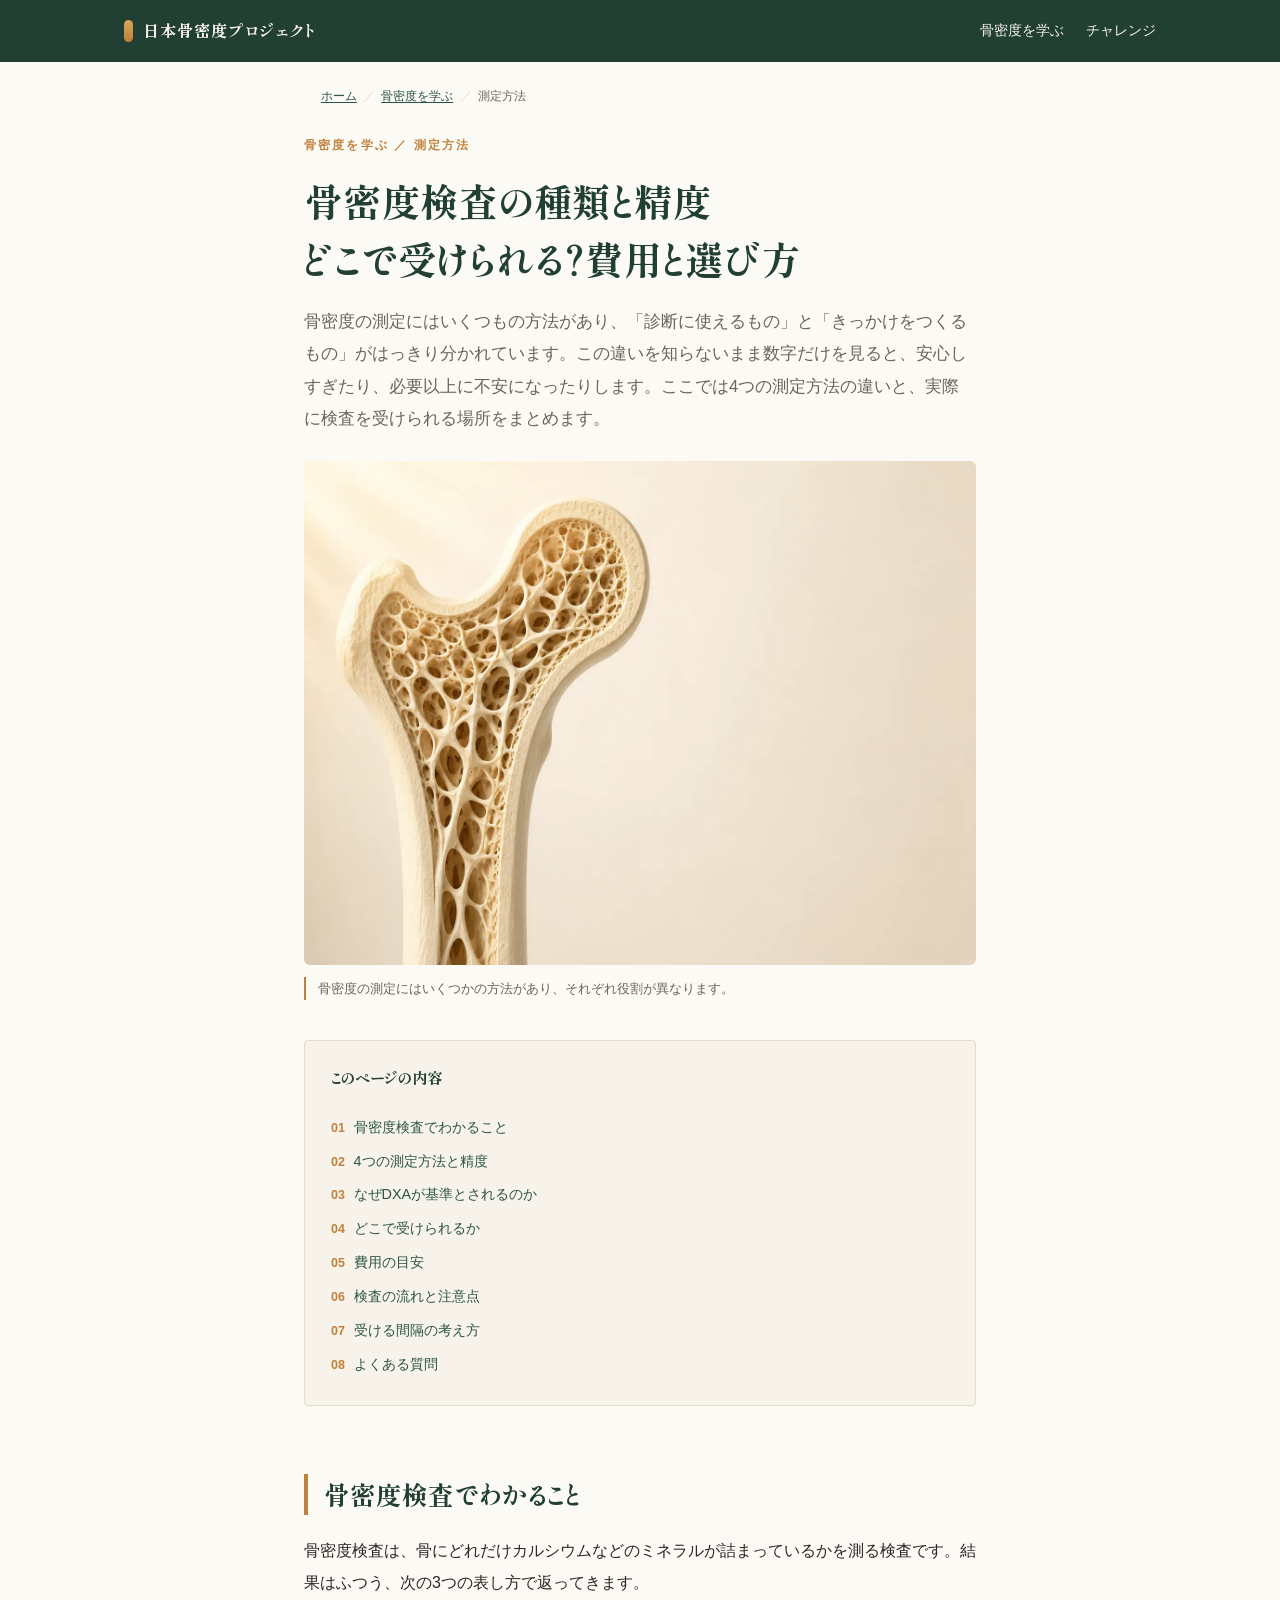
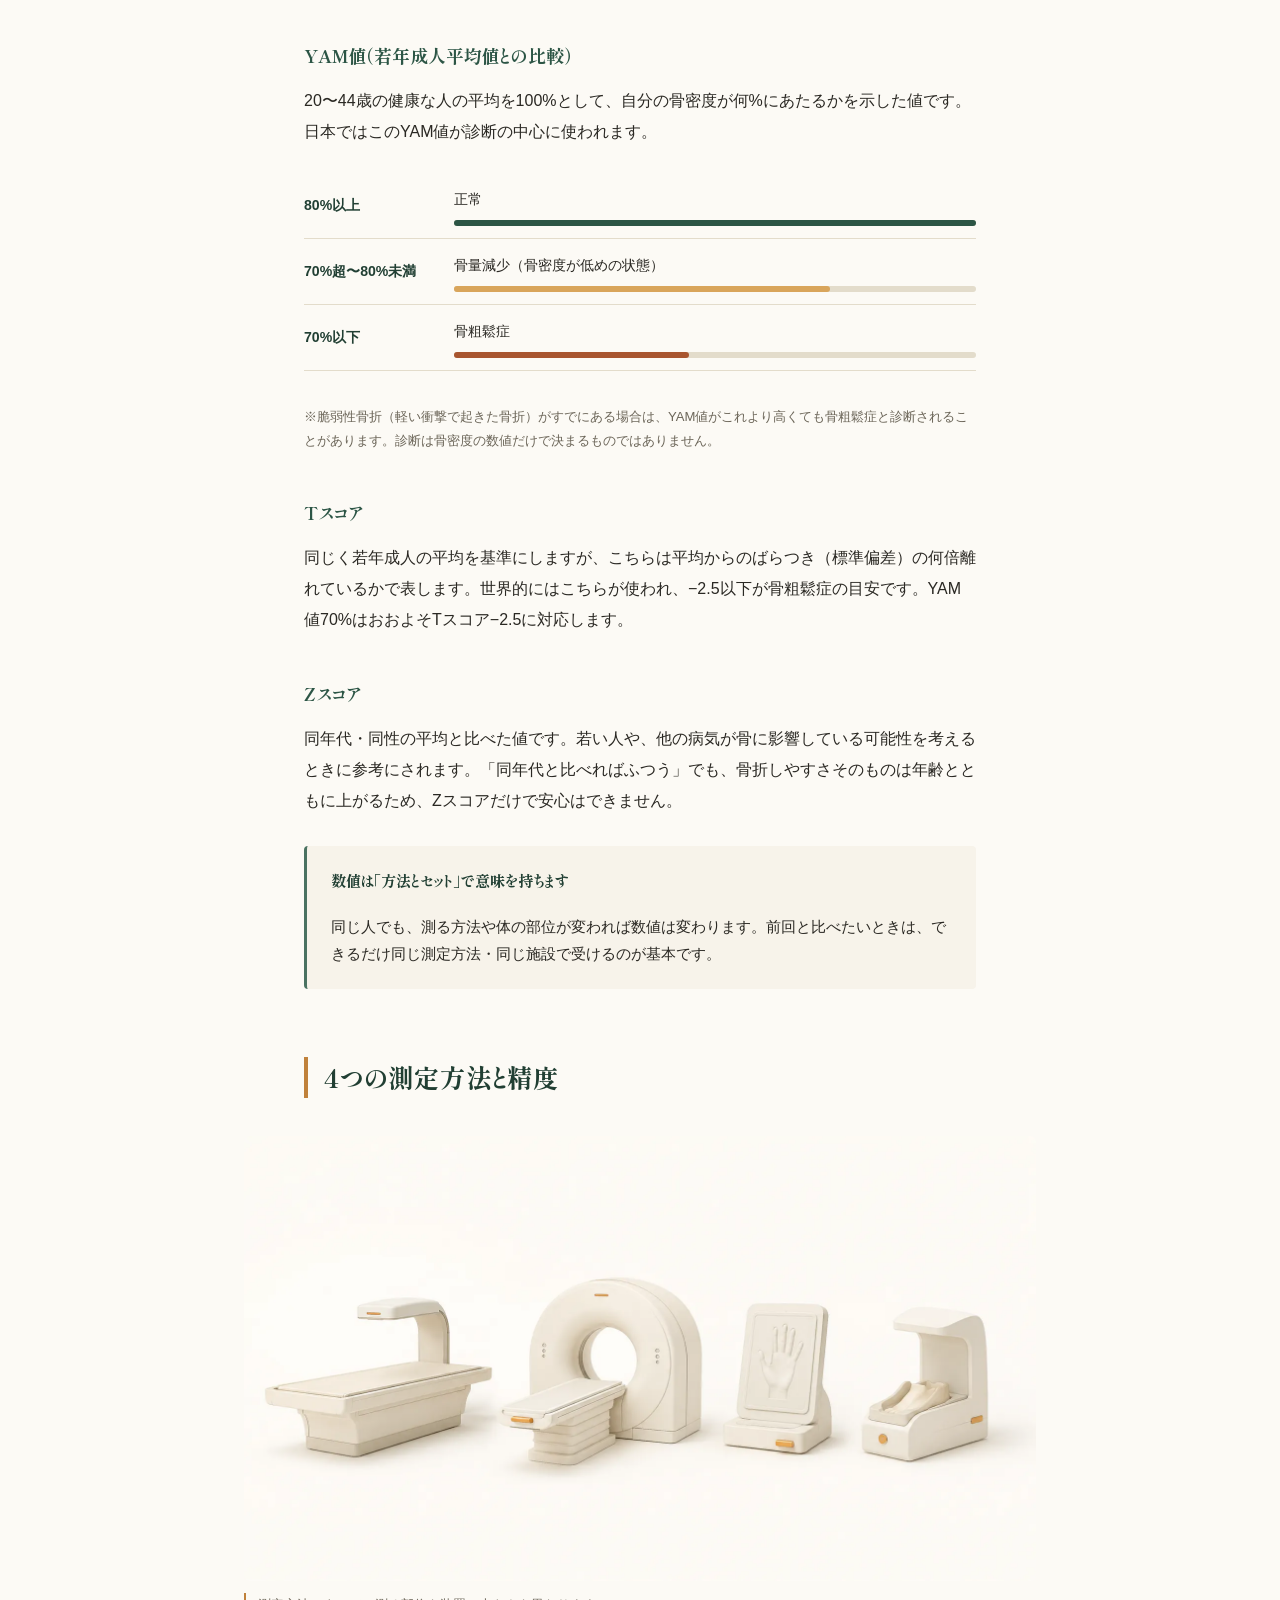
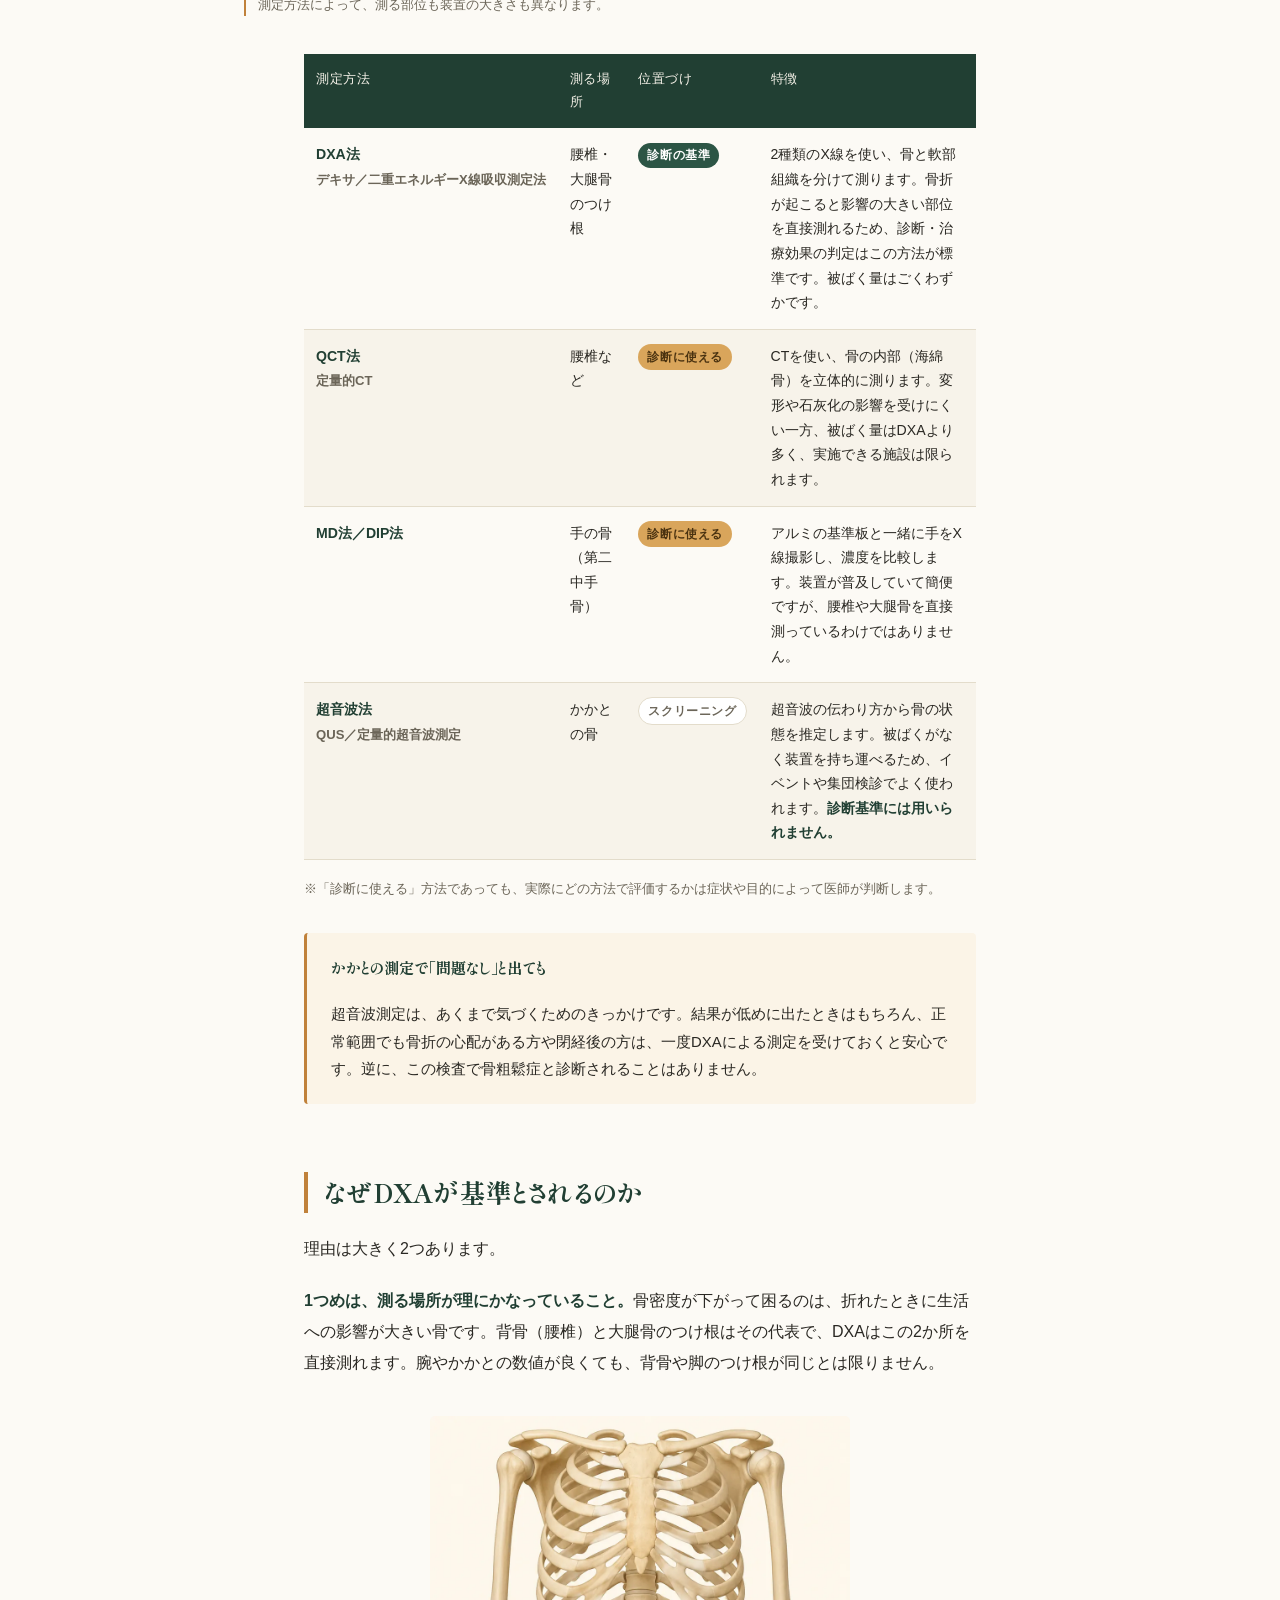
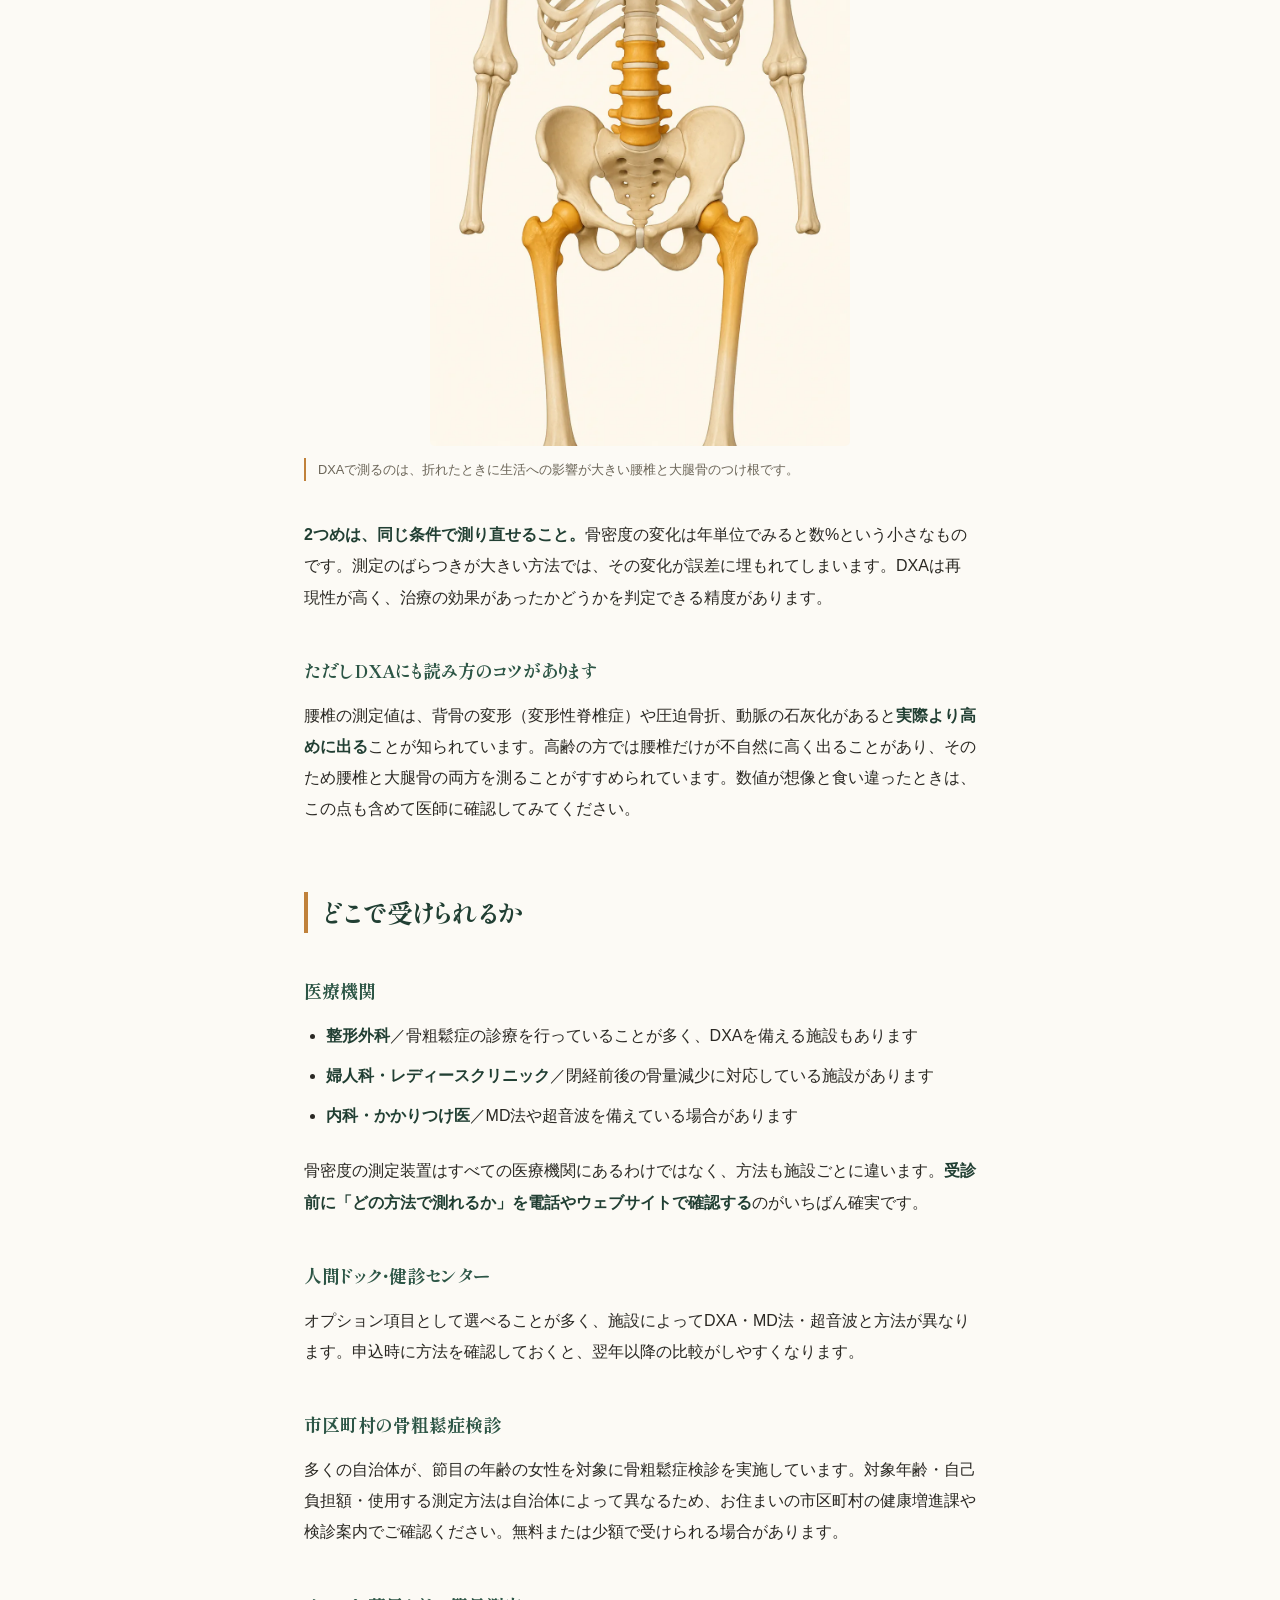
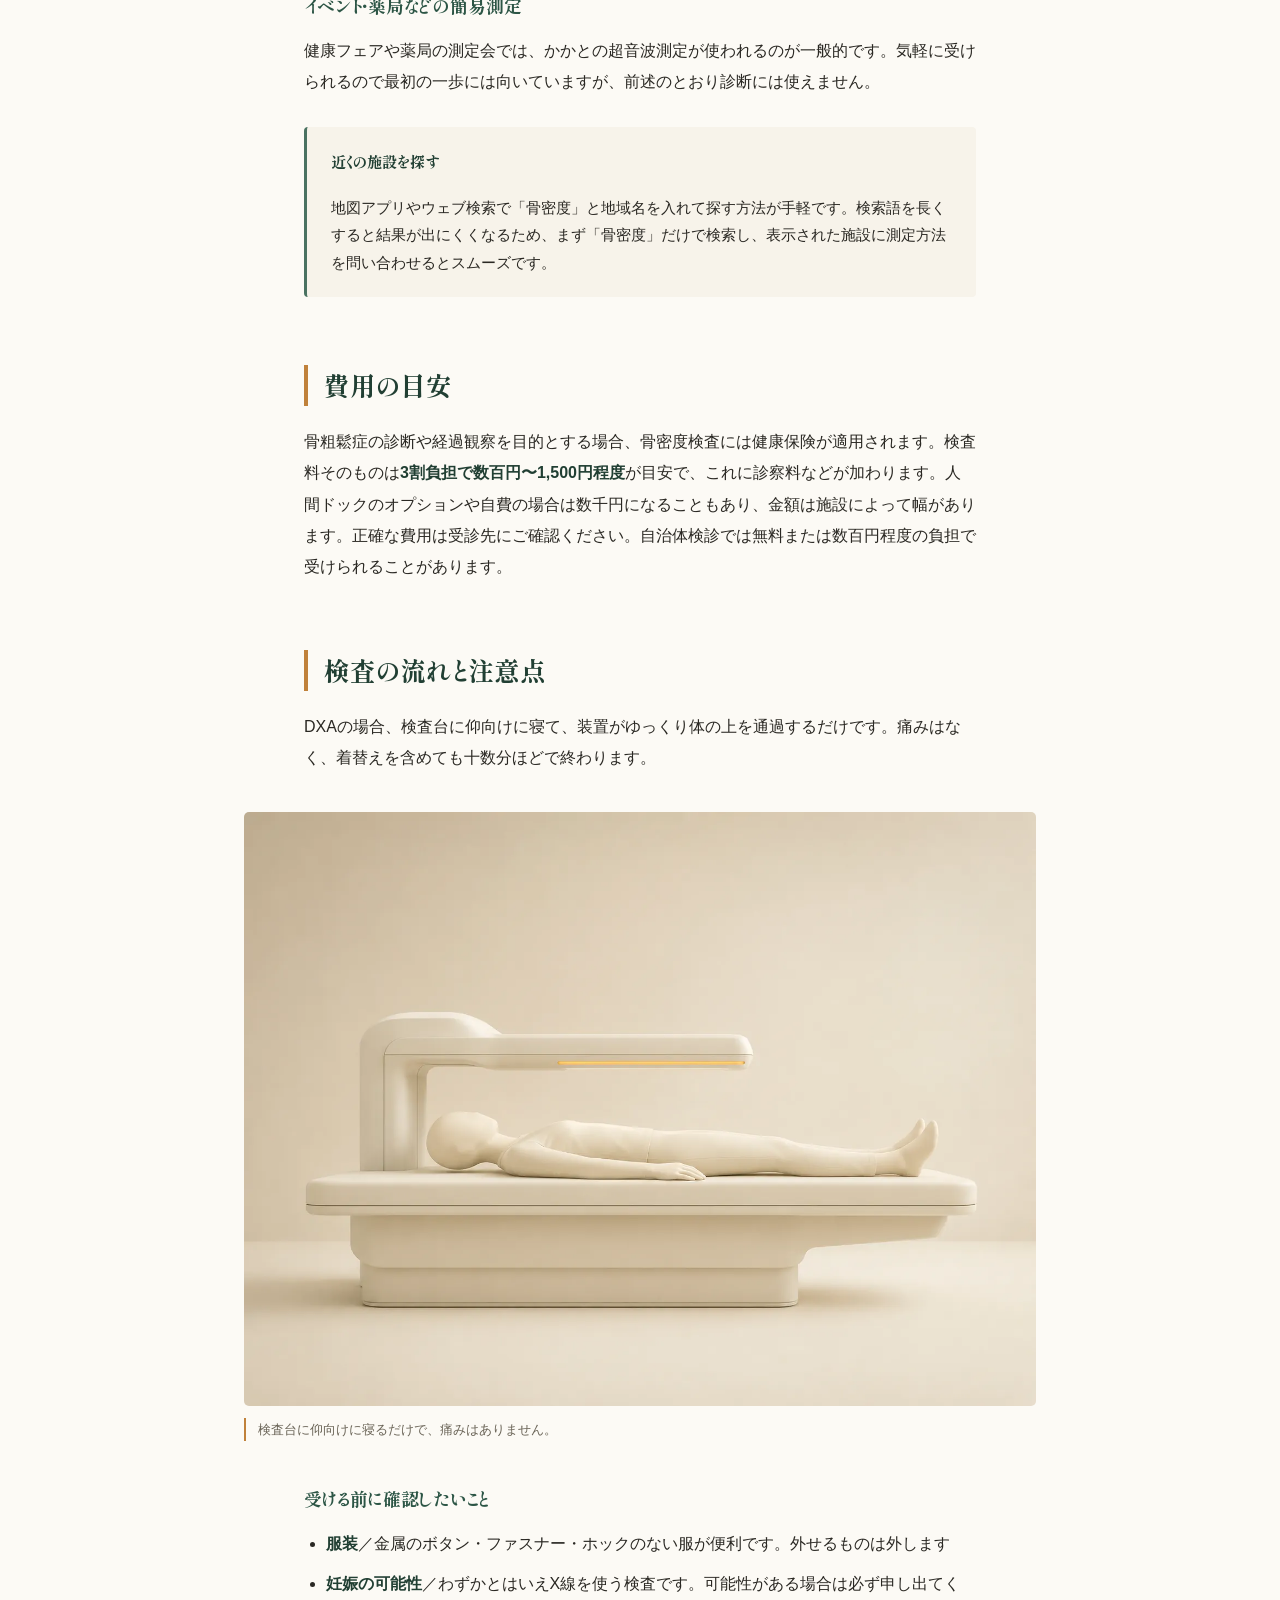
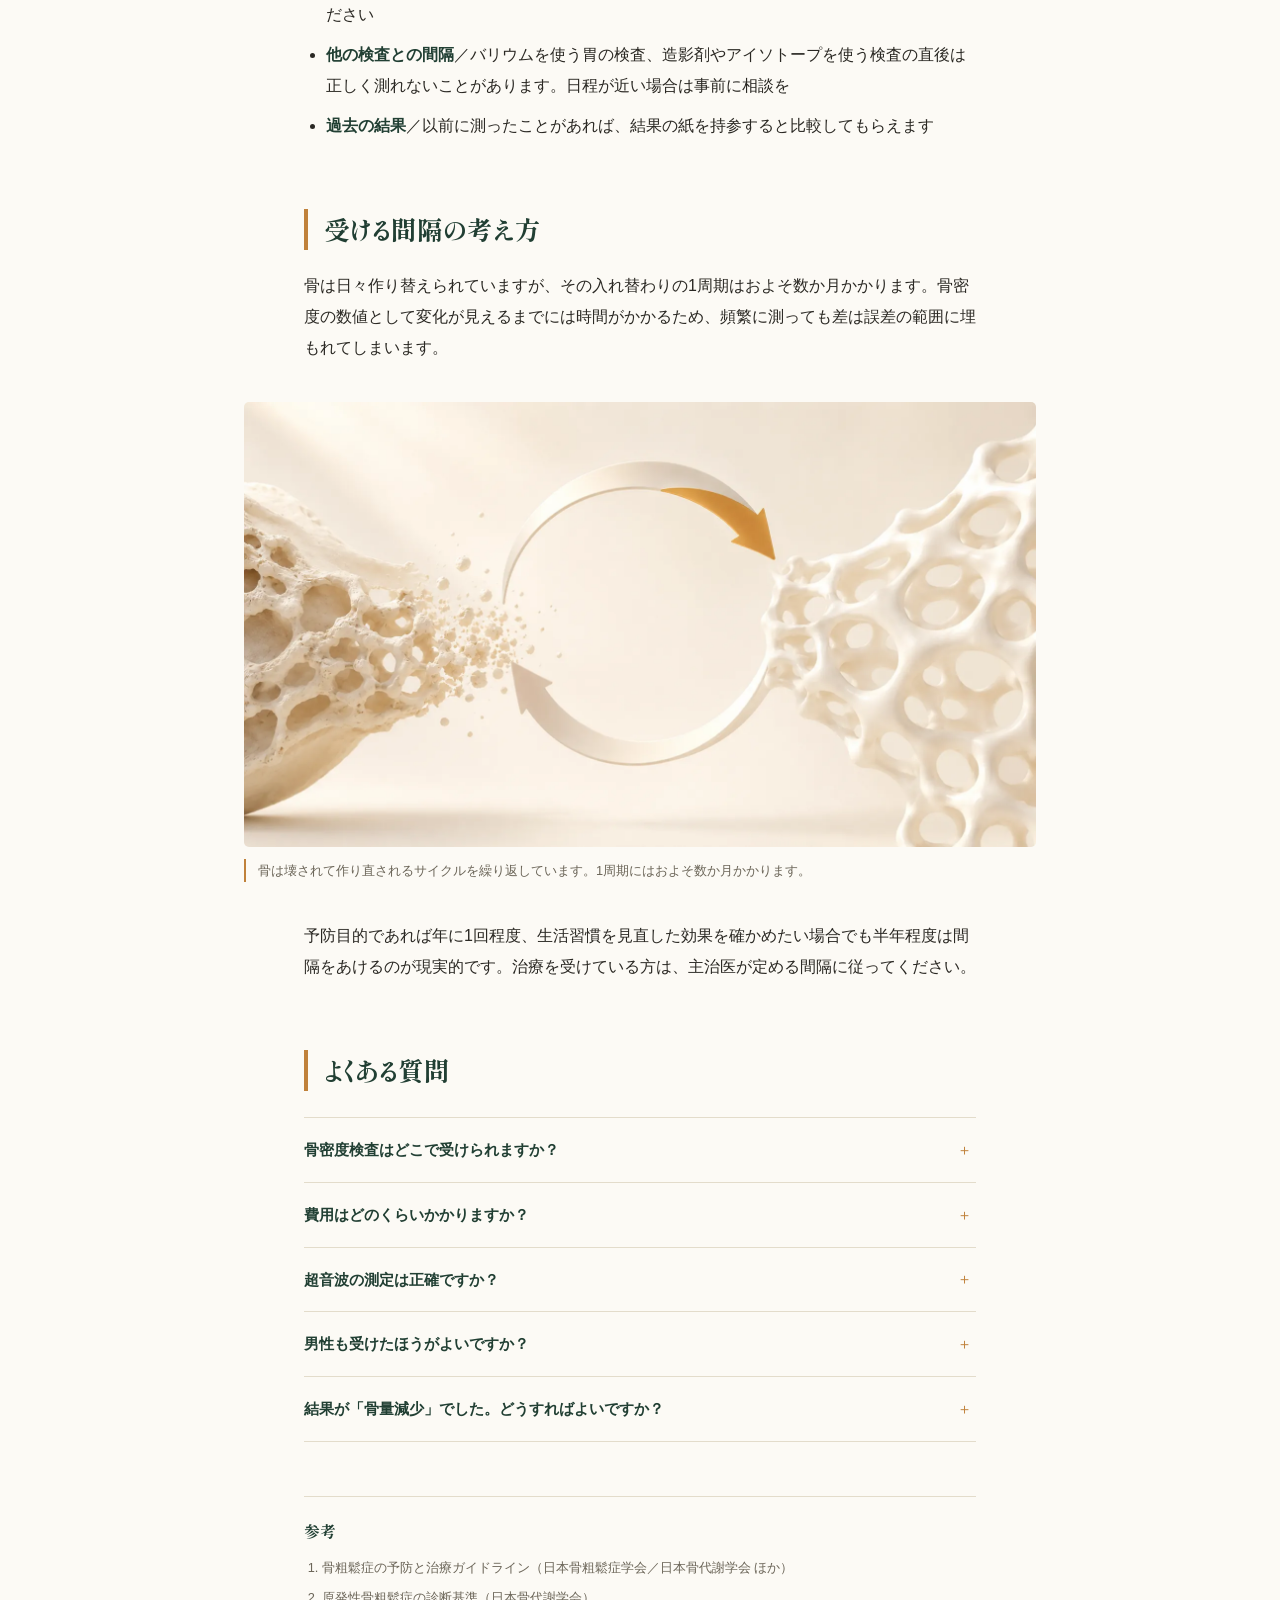
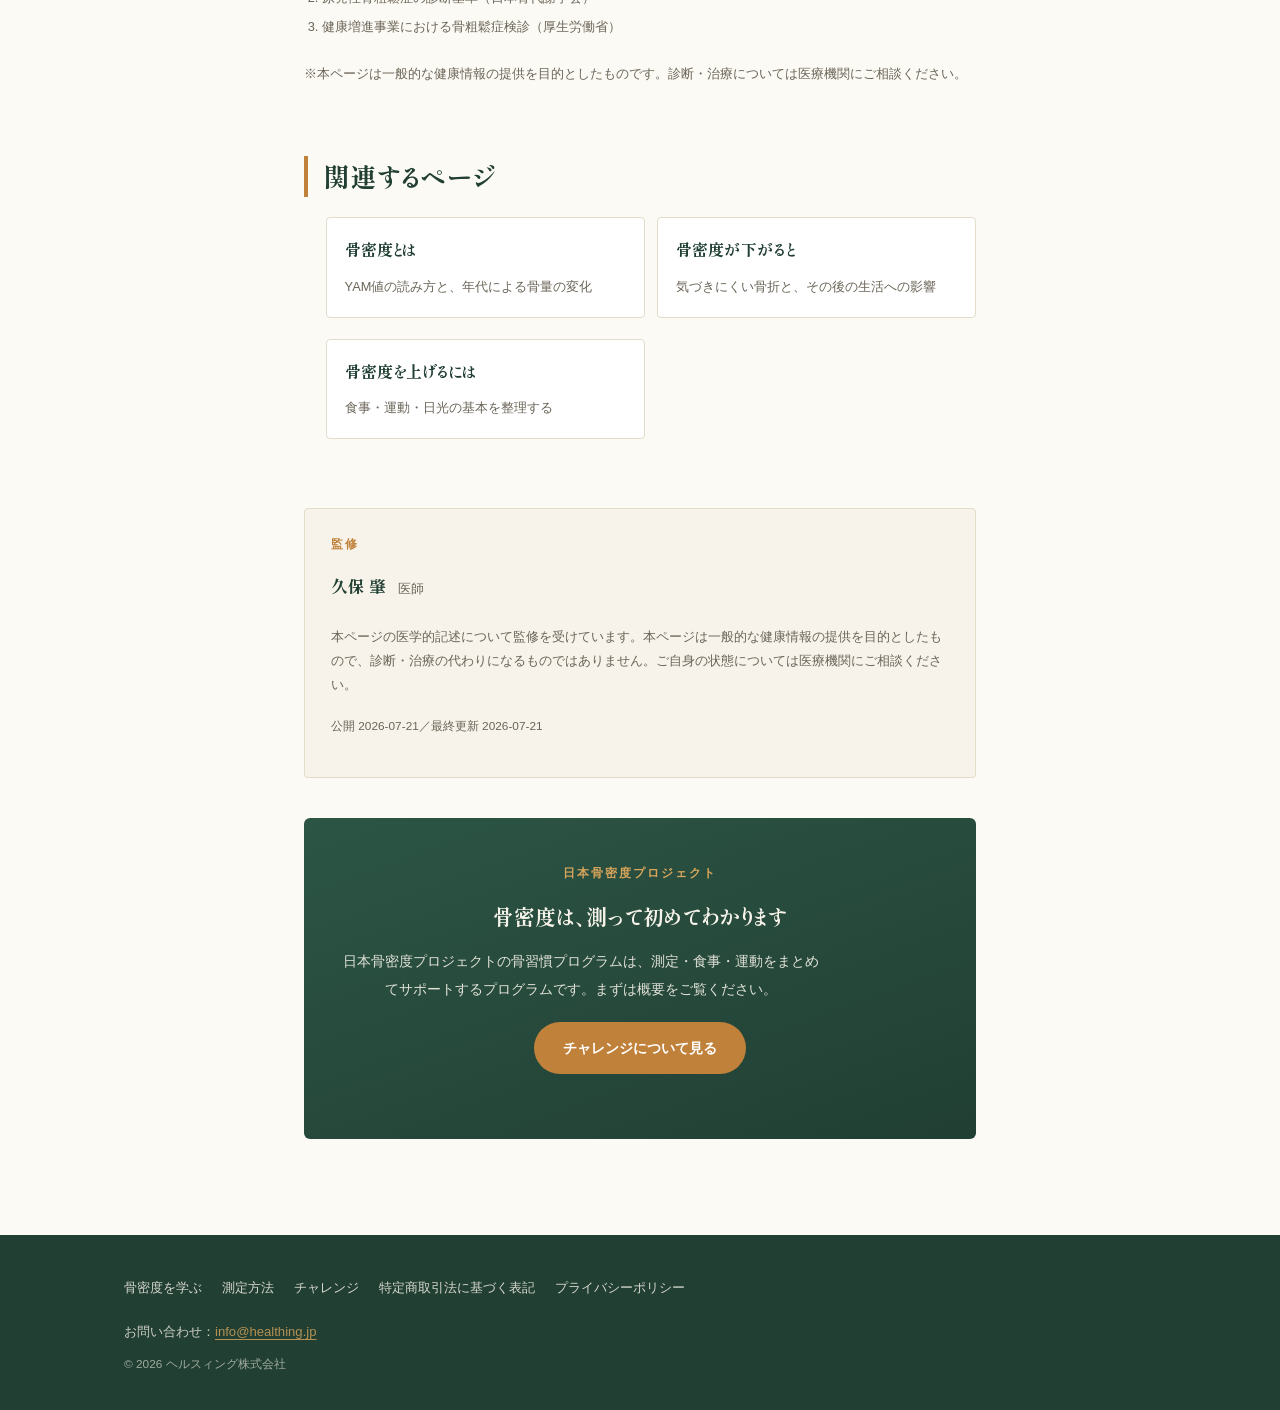
<file: bone/measure/index.html>
<!DOCTYPE html>
<html lang="ja">
<head>
<meta charset="UTF-8">
<!-- Google tag (gtag.js) -->
<script async src="https://www.googletagmanager.com/gtag/js?id=G-N0171GTLM5"></script>
<script>
  window.dataLayer = window.dataLayer || [];
  function gtag(){dataLayer.push(arguments);}
  gtag('js', new Date());
  gtag('config', 'G-N0171GTLM5');
</script>
<meta name="viewport" content="width=device-width, initial-scale=1">
<title>骨密度検査の種類と精度｜どこで受けられる？費用と選び方｜日本骨密度プロジェクト</title>
<meta name="description" content="骨密度の測定方法はDXA・QCT・MD法・超音波の4種類。それぞれの精度と使い分け、YAM値の読み方、受けられる医療機関や自治体検診、費用の目安までを医師監修でまとめました。">
<link rel="canonical" href="https://kotsumitsudo.jp/bone/measure/">

<meta property="og:type" content="article">
<meta property="og:site_name" content="日本骨密度プロジェクト">
<meta property="og:title" content="骨密度検査の種類と精度｜どこで受けられる？費用と選び方">
<meta property="og:description" content="骨密度の測定方法はDXA・QCT・MD法・超音波の4種類。それぞれの精度と使い分け、YAM値の読み方、受けられる医療機関や自治体検診、費用の目安までを医師監修でまとめました。">
<meta property="og:url" content="https://kotsumitsudo.jp/bone/measure/">
<meta property="og:image" content="https://kotsumitsudo.jp/assets/img/ogp.png">
<meta property="og:locale" content="ja_JP">
<meta name="twitter:card" content="summary_large_image">

<link rel="icon" href="/favicon.ico?v=62c15e0f" sizes="any">
<link rel="icon" type="image/png" href="/assets/img/favicon-32.png?v=62c15e0f" sizes="32x32">
<link rel="apple-touch-icon" href="/apple-touch-icon.png?v=62c15e0f">

<link rel="preconnect" href="https://fonts.googleapis.com">
<link rel="preconnect" href="https://fonts.gstatic.com" crossorigin>
<link href="https://fonts.googleapis.com/css2?family=Shippori+Mincho+B1:wght@500;700&family=Zen+Kaku+Gothic+New:wght@400;500;700&display=swap" rel="stylesheet">
<link rel="stylesheet" href="/assets/css/site.css?v=62c15e0f">

<script type="application/ld+json">{"@context":"https://schema.org","@type":"BreadcrumbList","itemListElement":[{"@type":"ListItem","position":1,"name":"ホーム","item":"https://kotsumitsudo.jp/"},{"@type":"ListItem","position":2,"name":"骨密度を学ぶ","item":"https://kotsumitsudo.jp/bone/"},{"@type":"ListItem","position":3,"name":"測定方法","item":"https://kotsumitsudo.jp/bone/measure/"}]}</script>
<script type="application/ld+json">{"@context":"https://schema.org","@type":"Article","headline":"骨密度検査の種類と精度｜どこで受けられる？費用と選び方","description":"骨密度の測定方法はDXA・QCT・MD法・超音波の4種類。それぞれの精度と使い分け、YAM値の読み方、受けられる医療機関や自治体検診、費用の目安までを医師監修でまとめました。","inLanguage":"ja","mainEntityOfPage":"https://kotsumitsudo.jp/bone/measure/","datePublished":"2026-07-21","dateModified":"2026-07-21","author":{"@type":"Organization","name":"日本骨密度プロジェクト"},"publisher":{"@type":"Organization","name":"ヘルスィング株式会社"},"reviewedBy":{"@type":"Person","name":"久保 肇","jobTitle":"医師"}}</script>
<script type="application/ld+json">{"@context":"https://schema.org","@type":"FAQPage","mainEntity":[{"@type":"Question","name":"骨密度検査はどこで受けられますか？","acceptedAnswer":{"@type":"Answer","text":"整形外科、婦人科、内科などの医療機関のほか、人間ドックや健診センター、市区町村が行う骨粗鬆症検診で受けられます。すべての医療機関に測定装置があるわけではないため、受診前に電話やウェブサイトで測定方法を確認することをおすすめします。"}},{"@type":"Question","name":"骨密度検査の費用はどのくらいですか？","acceptedAnswer":{"@type":"Answer","text":"健康保険が適用される場合、検査料そのものは3割負担で数百円から1,500円程度が目安です。別途、診察料や画像診断料などがかかります。自費の場合や検査方法によって金額は変わるため、受診先にご確認ください。"}},{"@type":"Question","name":"超音波の骨密度測定は正確ですか？","acceptedAnswer":{"@type":"Answer","text":"かかとに超音波をあてる測定は被ばくがなく手軽ですが、骨粗鬆症の診断基準には用いられません。あくまで受診のきっかけをつくるスクリーニングと位置づけられており、結果が低い場合は医療機関でDXAによる測定を受けることがすすめられます。"}},{"@type":"Question","name":"骨密度検査はどのくらいの間隔で受ければよいですか？","acceptedAnswer":{"@type":"Answer","text":"骨密度は短期間では大きく変化しないため、経過をみる目的では半年から1年程度の間隔があくのが一般的です。治療中の方は主治医の指示に従ってください。"}},{"@type":"Question","name":"検査のときに注意することはありますか？","acceptedAnswer":{"@type":"Answer","text":"金属のついた衣類は外せる服装が便利です。妊娠の可能性がある場合は必ず申し出てください。また、バリウムを使った胃の検査や造影剤を使う検査の直後は正確に測れないことがあるため、日程が近い場合は事前に相談してください。"}}]}</script>
<!-- GA4未設定 -->
</head>
<body>
<a class="skip" href="#main-heading">本文へスキップ</a>
<header class="site-head">
  <div class="wrap">
    <a class="brand" href="/">
      <span class="brand-mark" aria-hidden="true"></span>
      <span class="brand-name">日本骨密度プロジェクト</span>
    </a>
    <nav class="site-nav" aria-label="メインメニュー">
      <a href="/bone/">骨密度を学ぶ</a>
      <a href="/challenge.html">チャレンジ</a>
    </nav>
  </div>
</header>


<main class="doc ">
  <nav class="crumb" aria-label="パンくずリスト"><ol><li><a href="/">ホーム</a></li><li><a href="/bone/">骨密度を学ぶ</a></li><li aria-current="page">測定方法</li></ol></nav>
  <p class="eyebrow">骨密度を学ぶ ／ 測定方法</p>

<h1 id="main-heading">骨密度検査の種類と精度<br>どこで受けられる？費用と選び方</h1>

<p class="lede">骨密度の測定にはいくつもの方法があり、「診断に使えるもの」と「きっかけをつくるもの」がはっきり分かれています。この違いを知らないまま数字だけを見ると、安心しすぎたり、必要以上に不安になったりします。ここでは4つの測定方法の違いと、実際に検査を受けられる場所をまとめます。</p>

<figure class="fig fig-hero">
  <img src="/assets/img/bone-measure-01-hero.webp" width="1448" height="1086"
       alt="骨の内部にある海綿状の構造を示した大腿骨の断面図" fetchpriority="high" decoding="async">
  <figcaption>骨密度の測定にはいくつかの方法があり、それぞれ役割が異なります。</figcaption>
</figure>

<nav class="toc" aria-label="目次">
  <p class="toc-title">このページの内容</p>
  <ol>
    <li><a href="#what">骨密度検査でわかること</a></li>
    <li><a href="#types">4つの測定方法と精度</a></li>
    <li><a href="#dxa">なぜDXAが基準とされるのか</a></li>
    <li><a href="#where">どこで受けられるか</a></li>
    <li><a href="#cost">費用の目安</a></li>
    <li><a href="#flow">検査の流れと注意点</a></li>
    <li><a href="#interval">受ける間隔の考え方</a></li>
    <li><a href="#faq">よくある質問</a></li>
  </ol>
</nav>

<h2 id="what">骨密度検査でわかること</h2>

<p>骨密度検査は、骨にどれだけカルシウムなどのミネラルが詰まっているかを測る検査です。結果はふつう、次の3つの表し方で返ってきます。</p>

<h3>YAM値（若年成人平均値との比較）</h3>
<p>20〜44歳の健康な人の平均を100%として、自分の骨密度が何%にあたるかを示した値です。日本ではこのYAM値が診断の中心に使われます。</p>

<div class="scale">
  <div class="scale-row">
    <span class="scale-key">80%以上</span>
    <span class="scale-val">正常<div class="scale-bar"><span style="width:100%"></span></div></span>
  </div>
  <div class="scale-row">
    <span class="scale-key">70%超〜80%未満</span>
    <span class="scale-val">骨量減少（骨密度が低めの状態）<div class="scale-bar warn"><span style="width:72%"></span></div></span>
  </div>
  <div class="scale-row">
    <span class="scale-key">70%以下</span>
    <span class="scale-val">骨粗鬆症<div class="scale-bar alert"><span style="width:45%"></span></div></span>
  </div>
</div>

<p><small>※脆弱性骨折（軽い衝撃で起きた骨折）がすでにある場合は、YAM値がこれより高くても骨粗鬆症と診断されることがあります。診断は骨密度の数値だけで決まるものではありません。</small></p>

<h3>Tスコア</h3>
<p>同じく若年成人の平均を基準にしますが、こちらは平均からのばらつき（標準偏差）の何倍離れているかで表します。世界的にはこちらが使われ、−2.5以下が骨粗鬆症の目安です。YAM値70%はおおよそTスコア−2.5に対応します。</p>

<h3>Zスコア</h3>
<p>同年代・同性の平均と比べた値です。若い人や、他の病気が骨に影響している可能性を考えるときに参考にされます。「同年代と比べればふつう」でも、骨折しやすさそのものは年齢とともに上がるため、Zスコアだけで安心はできません。</p>

<div class="note">
  <p class="note-title">数値は「方法とセット」で意味を持ちます</p>
  <p>同じ人でも、測る方法や体の部位が変われば数値は変わります。前回と比べたいときは、できるだけ同じ測定方法・同じ施設で受けるのが基本です。</p>
</div>

<h2 id="types">4つの測定方法と精度</h2>

<figure class="fig fig-wide">
  <img src="/assets/img/bone-measure-02-methods.webp" width="1600" height="900"
       alt="DXA・CT・手のX線・かかとの超音波、4種類の骨密度測定装置" loading="lazy" decoding="async">
  <figcaption>測定方法によって、測る部位も装置の大きさも異なります。</figcaption>
</figure>

<div class="table-scroll">
<table class="cmp">
  <thead>
    <tr>
      <th scope="col">測定方法</th>
      <th scope="col">測る場所</th>
      <th scope="col">位置づけ</th>
      <th scope="col">特徴</th>
    </tr>
  </thead>
  <tbody>
    <tr>
      <th scope="row">DXA法<br><small>デキサ／二重エネルギーX線吸収測定法</small></th>
      <td>腰椎・大腿骨のつけ根</td>
      <td><span class="grade grade-dx">診断の基準</span></td>
      <td>2種類のX線を使い、骨と軟部組織を分けて測ります。骨折が起こると影響の大きい部位を直接測れるため、診断・治療効果の判定はこの方法が標準です。被ばく量はごくわずかです。</td>
    </tr>
    <tr>
      <th scope="row">QCT法<br><small>定量的CT</small></th>
      <td>腰椎など</td>
      <td><span class="grade grade-sub">診断に使える</span></td>
      <td>CTを使い、骨の内部（海綿骨）を立体的に測ります。変形や石灰化の影響を受けにくい一方、被ばく量はDXAより多く、実施できる施設は限られます。</td>
    </tr>
    <tr>
      <th scope="row">MD法／DIP法</th>
      <td>手の骨（第二中手骨）</td>
      <td><span class="grade grade-sub">診断に使える</span></td>
      <td>アルミの基準板と一緒に手をX線撮影し、濃度を比較します。装置が普及していて簡便ですが、腰椎や大腿骨を直接測っているわけではありません。</td>
    </tr>
    <tr>
      <th scope="row">超音波法<br><small>QUS／定量的超音波測定</small></th>
      <td>かかとの骨</td>
      <td><span class="grade grade-scr">スクリーニング</span></td>
      <td>超音波の伝わり方から骨の状態を推定します。被ばくがなく装置を持ち運べるため、イベントや集団検診でよく使われます。<strong>診断基準には用いられません。</strong></td>
    </tr>
  </tbody>
</table>
</div>

<p><small>※「診断に使える」方法であっても、実際にどの方法で評価するかは症状や目的によって医師が判断します。</small></p>

<div class="caution">
  <p class="caution-title">かかとの測定で「問題なし」と出ても</p>
  <p>超音波測定は、あくまで気づくためのきっかけです。結果が低めに出たときはもちろん、正常範囲でも骨折の心配がある方や閉経後の方は、一度DXAによる測定を受けておくと安心です。逆に、この検査で骨粗鬆症と診断されることはありません。</p>
</div>

<h2 id="dxa">なぜDXAが基準とされるのか</h2>

<p>理由は大きく2つあります。</p>

<p><strong>1つめは、測る場所が理にかなっていること。</strong>骨密度が下がって困るのは、折れたときに生活への影響が大きい骨です。背骨（腰椎）と大腿骨のつけ根はその代表で、DXAはこの2か所を直接測れます。腕やかかとの数値が良くても、背骨や脚のつけ根が同じとは限りません。</p>

<figure class="fig fig-portrait">
  <img src="/assets/img/bone-measure-03-sites.webp" width="1000" height="1500"
       alt="腰椎と大腿骨のつけ根を色分けして示した骨格図" loading="lazy" decoding="async">
  <figcaption>DXAで測るのは、折れたときに生活への影響が大きい腰椎と大腿骨のつけ根です。</figcaption>
</figure>

<p><strong>2つめは、同じ条件で測り直せること。</strong>骨密度の変化は年単位でみると数%という小さなものです。測定のばらつきが大きい方法では、その変化が誤差に埋もれてしまいます。DXAは再現性が高く、治療の効果があったかどうかを判定できる精度があります。</p>

<h3>ただしDXAにも読み方のコツがあります</h3>
<p>腰椎の測定値は、背骨の変形（変形性脊椎症）や圧迫骨折、動脈の石灰化があると<strong>実際より高めに出る</strong>ことが知られています。高齢の方では腰椎だけが不自然に高く出ることがあり、そのため腰椎と大腿骨の両方を測ることがすすめられています。数値が想像と食い違ったときは、この点も含めて医師に確認してみてください。</p>

<h2 id="where">どこで受けられるか</h2>

<h3>医療機関</h3>
<ul>
  <li><strong>整形外科</strong>／骨粗鬆症の診療を行っていることが多く、DXAを備える施設もあります</li>
  <li><strong>婦人科・レディースクリニック</strong>／閉経前後の骨量減少に対応している施設があります</li>
  <li><strong>内科・かかりつけ医</strong>／MD法や超音波を備えている場合があります</li>
</ul>
<p>骨密度の測定装置はすべての医療機関にあるわけではなく、方法も施設ごとに違います。<strong>受診前に「どの方法で測れるか」を電話やウェブサイトで確認する</strong>のがいちばん確実です。</p>

<h3>人間ドック・健診センター</h3>
<p>オプション項目として選べることが多く、施設によってDXA・MD法・超音波と方法が異なります。申込時に方法を確認しておくと、翌年以降の比較がしやすくなります。</p>

<h3>市区町村の骨粗鬆症検診</h3>
<p>多くの自治体が、節目の年齢の女性を対象に骨粗鬆症検診を実施しています。対象年齢・自己負担額・使用する測定方法は自治体によって異なるため、お住まいの市区町村の健康増進課や検診案内でご確認ください。無料または少額で受けられる場合があります。</p>

<h3>イベント・薬局などの簡易測定</h3>
<p>健康フェアや薬局の測定会では、かかとの超音波測定が使われるのが一般的です。気軽に受けられるので最初の一歩には向いていますが、前述のとおり診断には使えません。</p>

<div class="note">
  <p class="note-title">近くの施設を探す</p>
  <p>地図アプリやウェブ検索で「骨密度」と地域名を入れて探す方法が手軽です。検索語を長くすると結果が出にくくなるため、まず「骨密度」だけで検索し、表示された施設に測定方法を問い合わせるとスムーズです。</p>
</div>

<h2 id="cost">費用の目安</h2>

<p>骨粗鬆症の診断や経過観察を目的とする場合、骨密度検査には健康保険が適用されます。検査料そのものは<strong>3割負担で数百円〜1,500円程度</strong>が目安で、これに診察料などが加わります。人間ドックのオプションや自費の場合は数千円になることもあり、金額は施設によって幅があります。正確な費用は受診先にご確認ください。自治体検診では無料または数百円程度の負担で受けられることがあります。</p>

<h2 id="flow">検査の流れと注意点</h2>

<p>DXAの場合、検査台に仰向けに寝て、装置がゆっくり体の上を通過するだけです。痛みはなく、着替えを含めても十数分ほどで終わります。</p>

<figure class="fig fig-wide">
  <img src="/assets/img/bone-measure-04-exam.webp" width="1448" height="1086"
       alt="検査台に仰向けに寝てDXA検査を受けている様子" loading="lazy" decoding="async">
  <figcaption>検査台に仰向けに寝るだけで、痛みはありません。</figcaption>
</figure>

<h3>受ける前に確認したいこと</h3>
<ul>
  <li><strong>服装</strong>／金属のボタン・ファスナー・ホックのない服が便利です。外せるものは外します</li>
  <li><strong>妊娠の可能性</strong>／わずかとはいえX線を使う検査です。可能性がある場合は必ず申し出てください</li>
  <li><strong>他の検査との間隔</strong>／バリウムを使う胃の検査、造影剤やアイソトープを使う検査の直後は正しく測れないことがあります。日程が近い場合は事前に相談を</li>
  <li><strong>過去の結果</strong>／以前に測ったことがあれば、結果の紙を持参すると比較してもらえます</li>
</ul>

<h2 id="interval">受ける間隔の考え方</h2>

<p>骨は日々作り替えられていますが、その入れ替わりの1周期はおよそ数か月かかります。骨密度の数値として変化が見えるまでには時間がかかるため、頻繁に測っても差は誤差の範囲に埋もれてしまいます。</p>
<figure class="fig fig-wide">
  <img src="/assets/img/bone-measure-05-remodeling.webp" width="1600" height="900"
       alt="古い骨が壊され、新しい骨が作られる循環を表した図" loading="lazy" decoding="async">
  <figcaption>骨は壊されて作り直されるサイクルを繰り返しています。1周期にはおよそ数か月かかります。</figcaption>
</figure>

<p>予防目的であれば年に1回程度、生活習慣を見直した効果を確かめたい場合でも半年程度は間隔をあけるのが現実的です。治療を受けている方は、主治医が定める間隔に従ってください。</p>

<h2 id="faq">よくある質問</h2>

<div class="faq">
  <details>
    <summary>骨密度検査はどこで受けられますか？</summary>
    <div class="faq-body"><p>整形外科、婦人科、内科などの医療機関のほか、人間ドックや健診センター、市区町村が行う骨粗鬆症検診で受けられます。すべての医療機関に測定装置があるわけではないため、受診前に測定方法を確認することをおすすめします。</p></div>
  </details>
  <details>
    <summary>費用はどのくらいかかりますか？</summary>
    <div class="faq-body"><p>健康保険が適用される場合、検査料は3割負担で数百円〜1,500円程度が目安です。別途、診察料などがかかります。自費や人間ドックのオプションでは金額が変わるため、受診先にご確認ください。</p></div>
  </details>
  <details>
    <summary>超音波の測定は正確ですか？</summary>
    <div class="faq-body"><p>被ばくがなく手軽ですが、骨粗鬆症の診断基準には用いられません。受診のきっかけをつくるスクリーニングという位置づけです。結果が低い場合は医療機関でDXAによる測定を受けることがすすめられます。</p></div>
  </details>
  <details>
    <summary>男性も受けたほうがよいですか？</summary>
    <div class="faq-body"><p>骨粗鬆症は女性に多い一方、男性にも起こります。男性は自覚されにくく発見が遅れやすいため、背が縮んだ、腰や背中が曲がってきた、軽い転倒で骨折したといった心当たりがある場合は、年齢にかかわらず一度相談してみてください。</p></div>
  </details>
  <details>
    <summary>結果が「骨量減少」でした。どうすればよいですか？</summary>
    <div class="faq-body"><p>骨粗鬆症の一歩手前という位置づけです。食事・運動・日光といった生活習慣を見直しつつ、次の測定までの間隔を医師と決めておくとよいでしょう。骨折歴やその他のリスクによっては治療の対象になることもあるため、自己判断せず相談してください。</p></div>
  </details>
</div>

<section class="refs">
  <h2>参考</h2>
  <ol>
    <li>骨粗鬆症の予防と治療ガイドライン（日本骨粗鬆症学会／日本骨代謝学会 ほか）</li>
    <li>原発性骨粗鬆症の診断基準（日本骨代謝学会）</li>
    <li>健康増進事業における骨粗鬆症検診（厚生労働省）</li>
  </ol>
  <p><small>※本ページは一般的な健康情報の提供を目的としたものです。診断・治療については医療機関にご相談ください。</small></p>
</section>

<section class="related">
  <h2>関連するページ</h2>
  <ul class="related-list">
    <li><a href="/bone/about/"><span class="related-ttl">骨密度とは</span><span class="related-desc">YAM値の読み方と、年代による骨量の変化</span></a></li>
    <li><a href="/bone/risk/"><span class="related-ttl">骨密度が下がると</span><span class="related-desc">気づきにくい骨折と、その後の生活への影響</span></a></li>
    <li><a href="/bone/improve/"><span class="related-ttl">骨密度を上げるには</span><span class="related-desc">食事・運動・日光の基本を整理する</span></a></li>
  </ul>
</section>
  <aside class="supervisor" aria-label="監修者情報">
  <p class="supervisor-label">監修</p>
  <p class="supervisor-name">久保 肇 <span>医師</span></p>
  <p class="supervisor-note">本ページの医学的記述について監修を受けています。本ページは一般的な健康情報の提供を目的としたもので、診断・治療の代わりになるものではありません。ご自身の状態については医療機関にご相談ください。</p>
  <p class="supervisor-date">公開 2026-07-21／最終更新 2026-07-21</p>
</aside>

  <section class="cta" aria-labelledby="cta-h">
  <p class="cta-eyebrow">日本骨密度プロジェクト</p>
  <h2 id="cta-h">骨密度は、測って初めてわかります</h2>
  <p class="cta-lead">日本骨密度プロジェクトの骨習慣プログラムは、測定・食事・運動をまとめてサポートするプログラムです。まずは概要をご覧ください。</p>
  <p class="cta-actions">
    <a class="btn btn-primary" href="/challenge.html">チャレンジについて見る</a>
  </p>
</section>

</main>

<footer class="site-foot">
  <div class="wrap">
    <nav class="foot-nav" aria-label="フッターメニュー">
      <a href="/bone/">骨密度を学ぶ</a>
      <a href="/bone/measure/">測定方法</a>
      <a href="/challenge.html">チャレンジ</a>
      <a href="/tokushoho.html">特定商取引法に基づく表記</a>
      <a href="/privacy.html">プライバシーポリシー</a>
    </nav>
    <p class="foot-note">お問い合わせ：<a href="mailto:info@healthing.jp">info@healthing.jp</a></p>
    <p class="foot-copy">&copy; 2026 ヘルスィング株式会社</p>
  </div>
</footer>

</body>
</html>
</file>
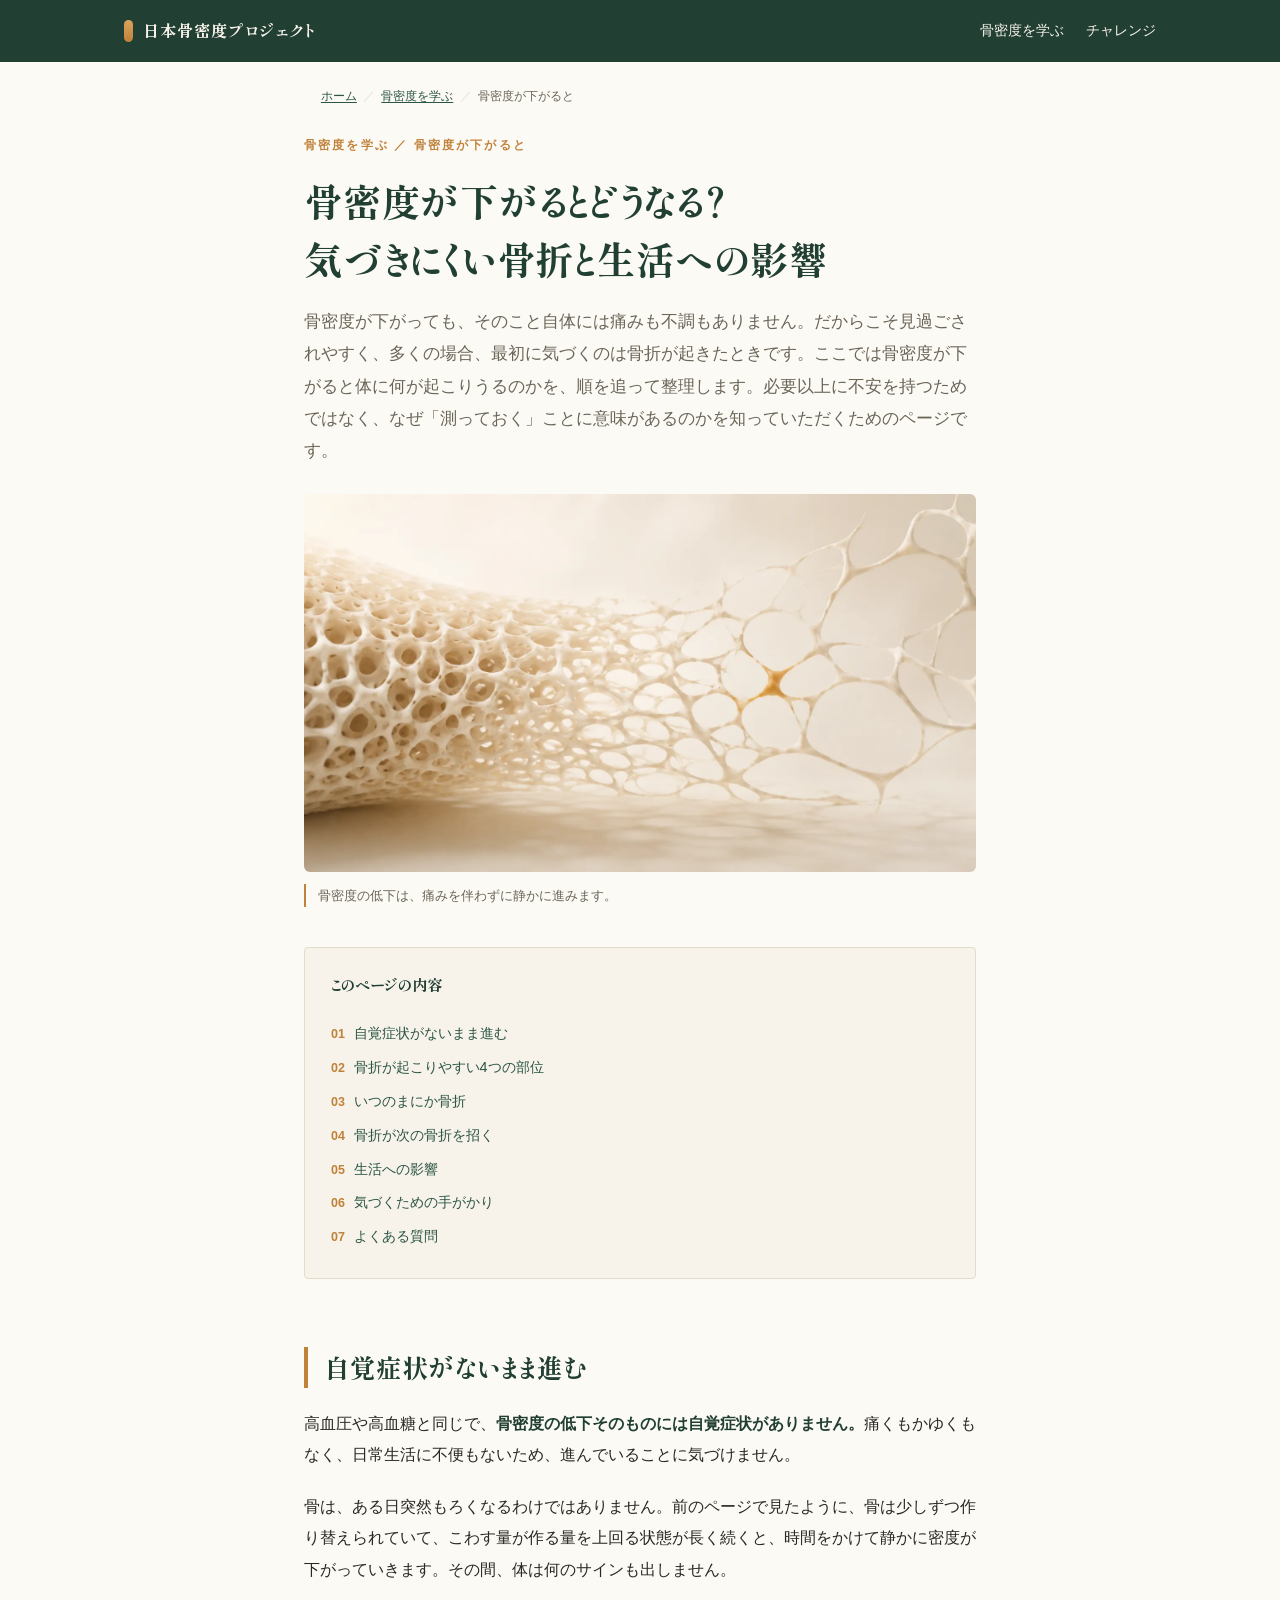
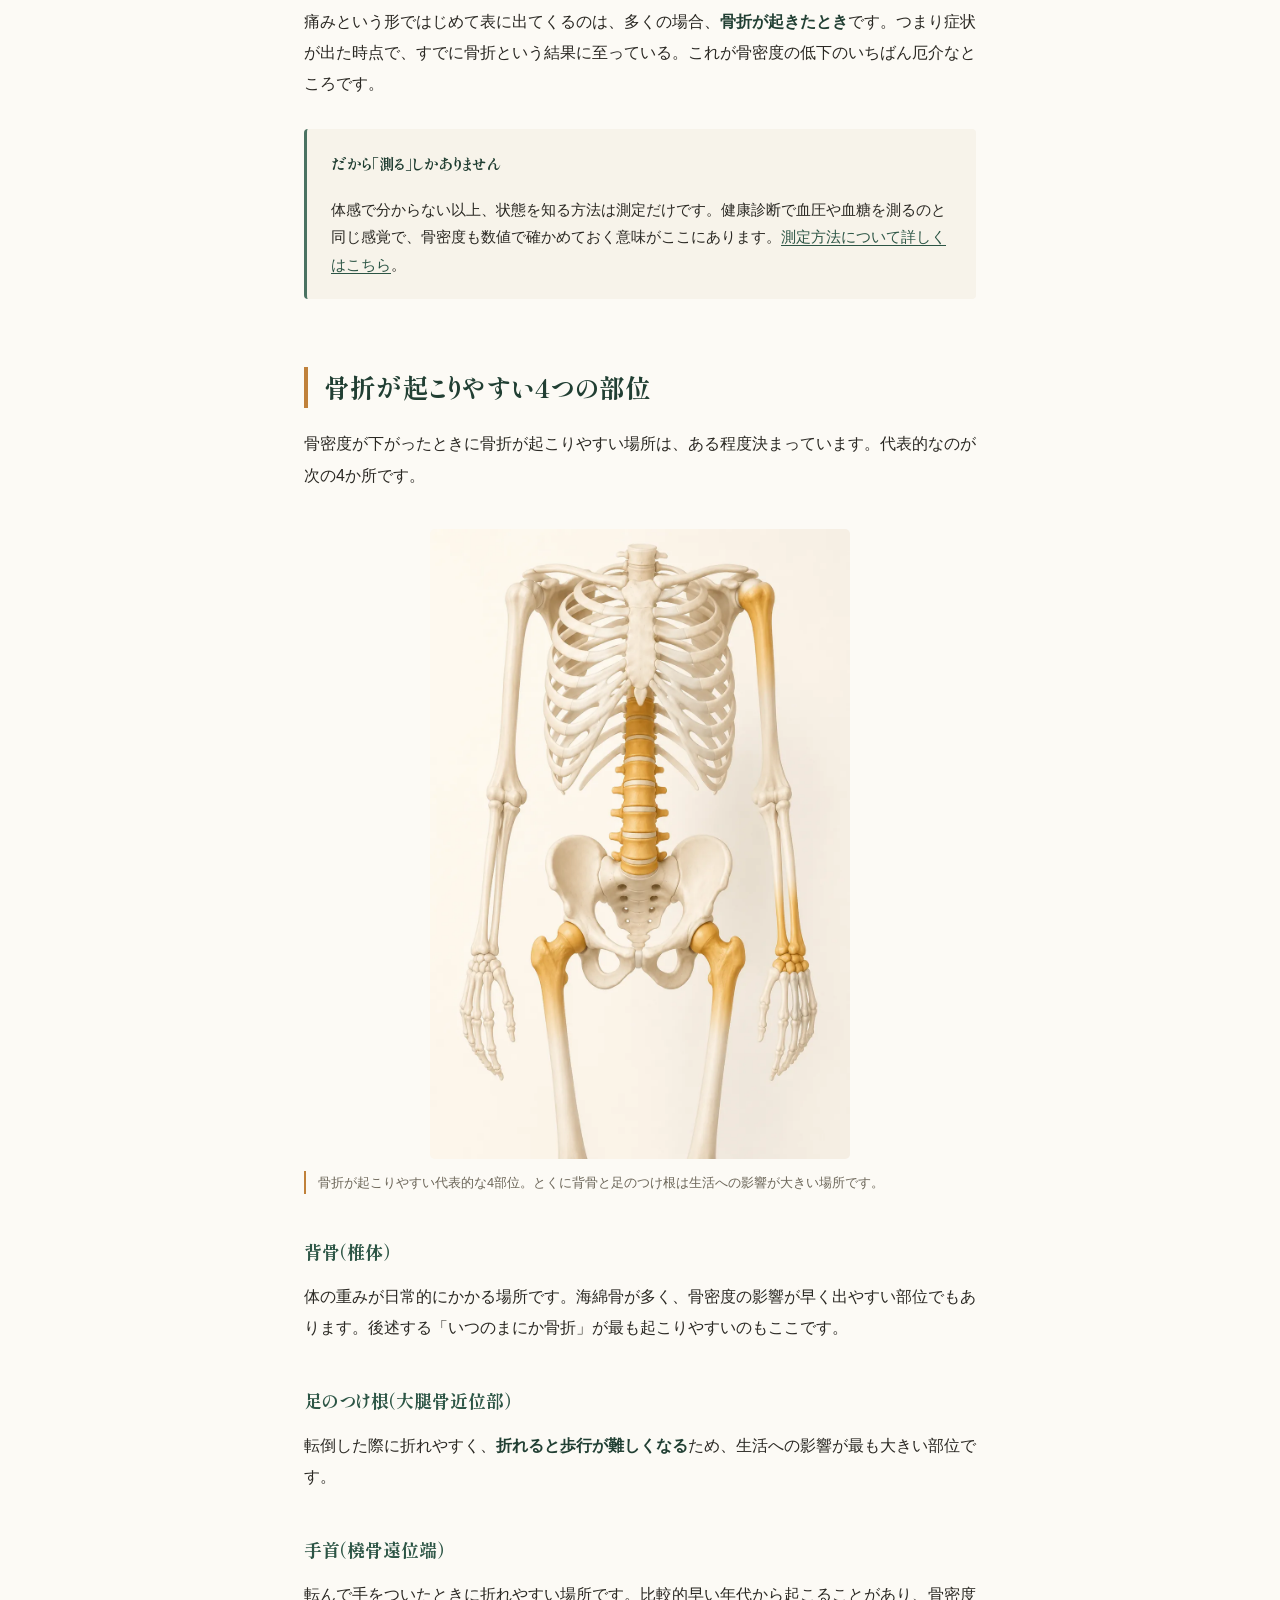
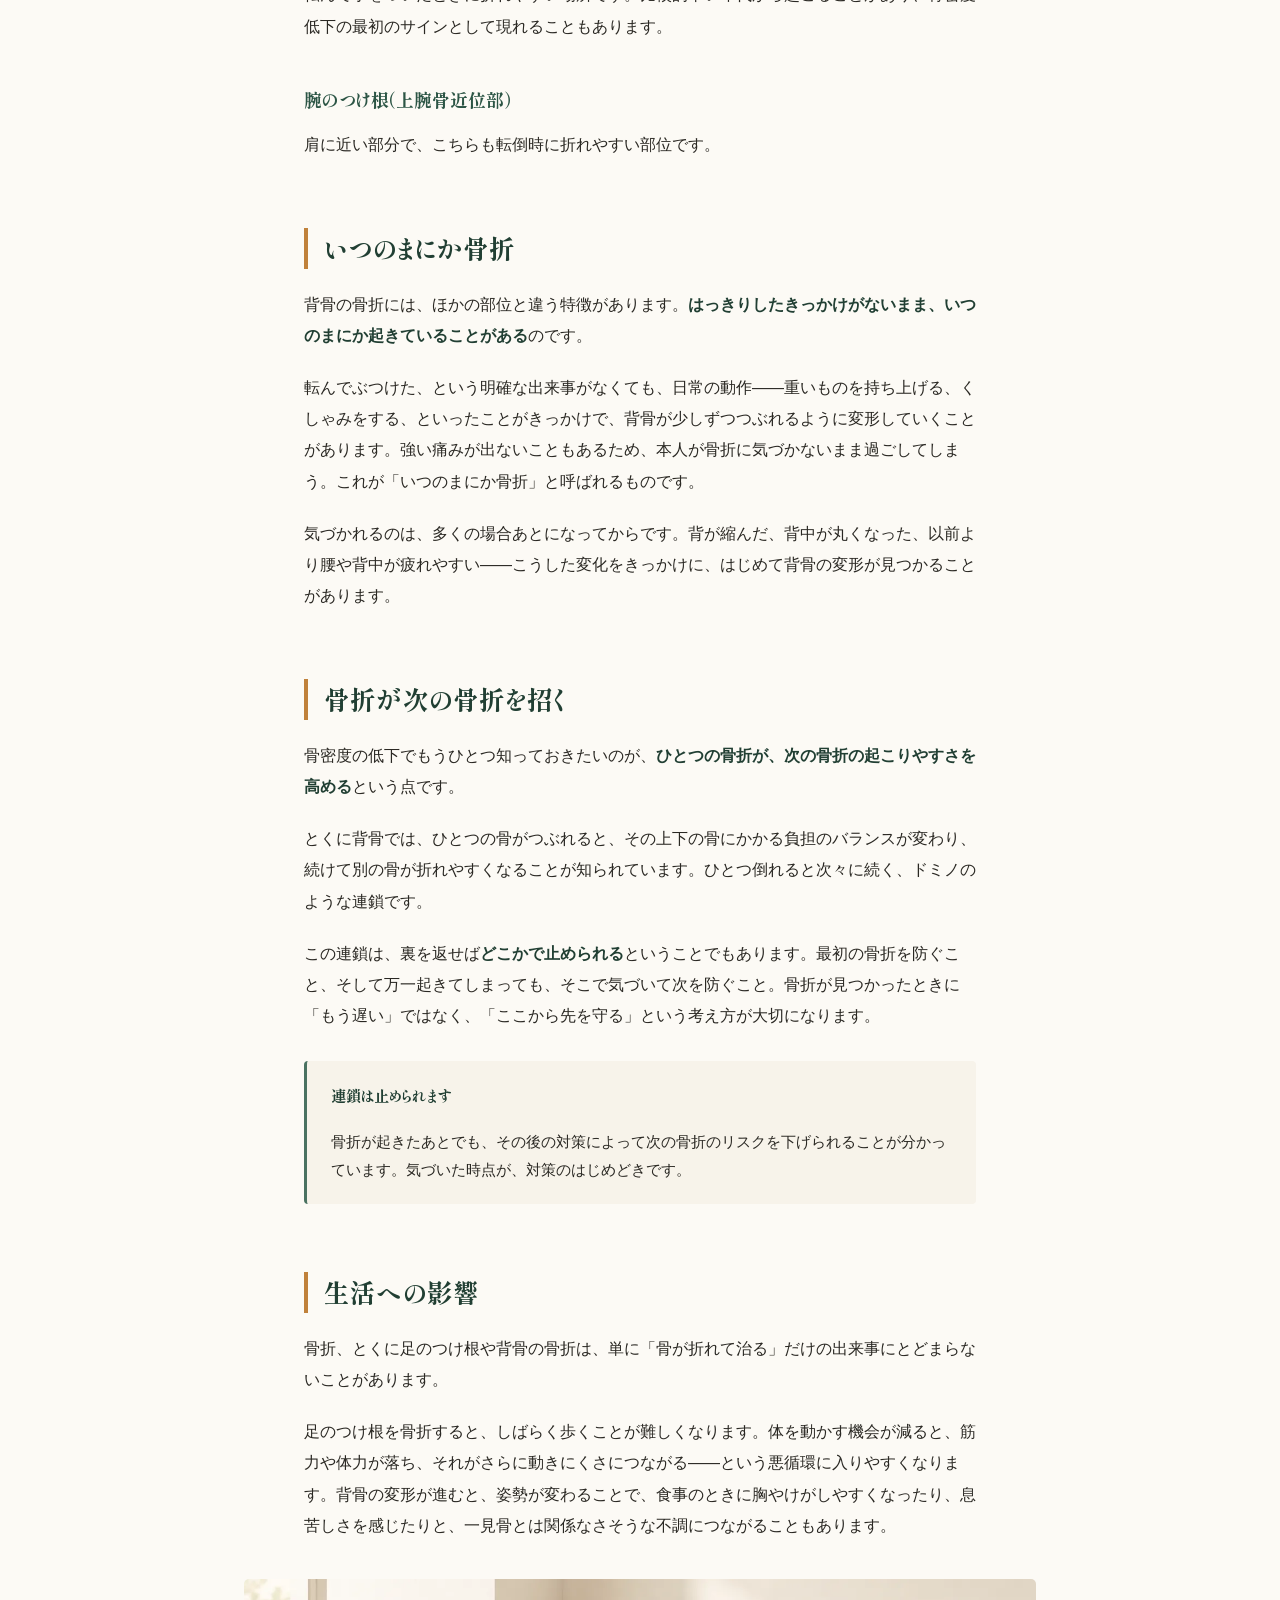
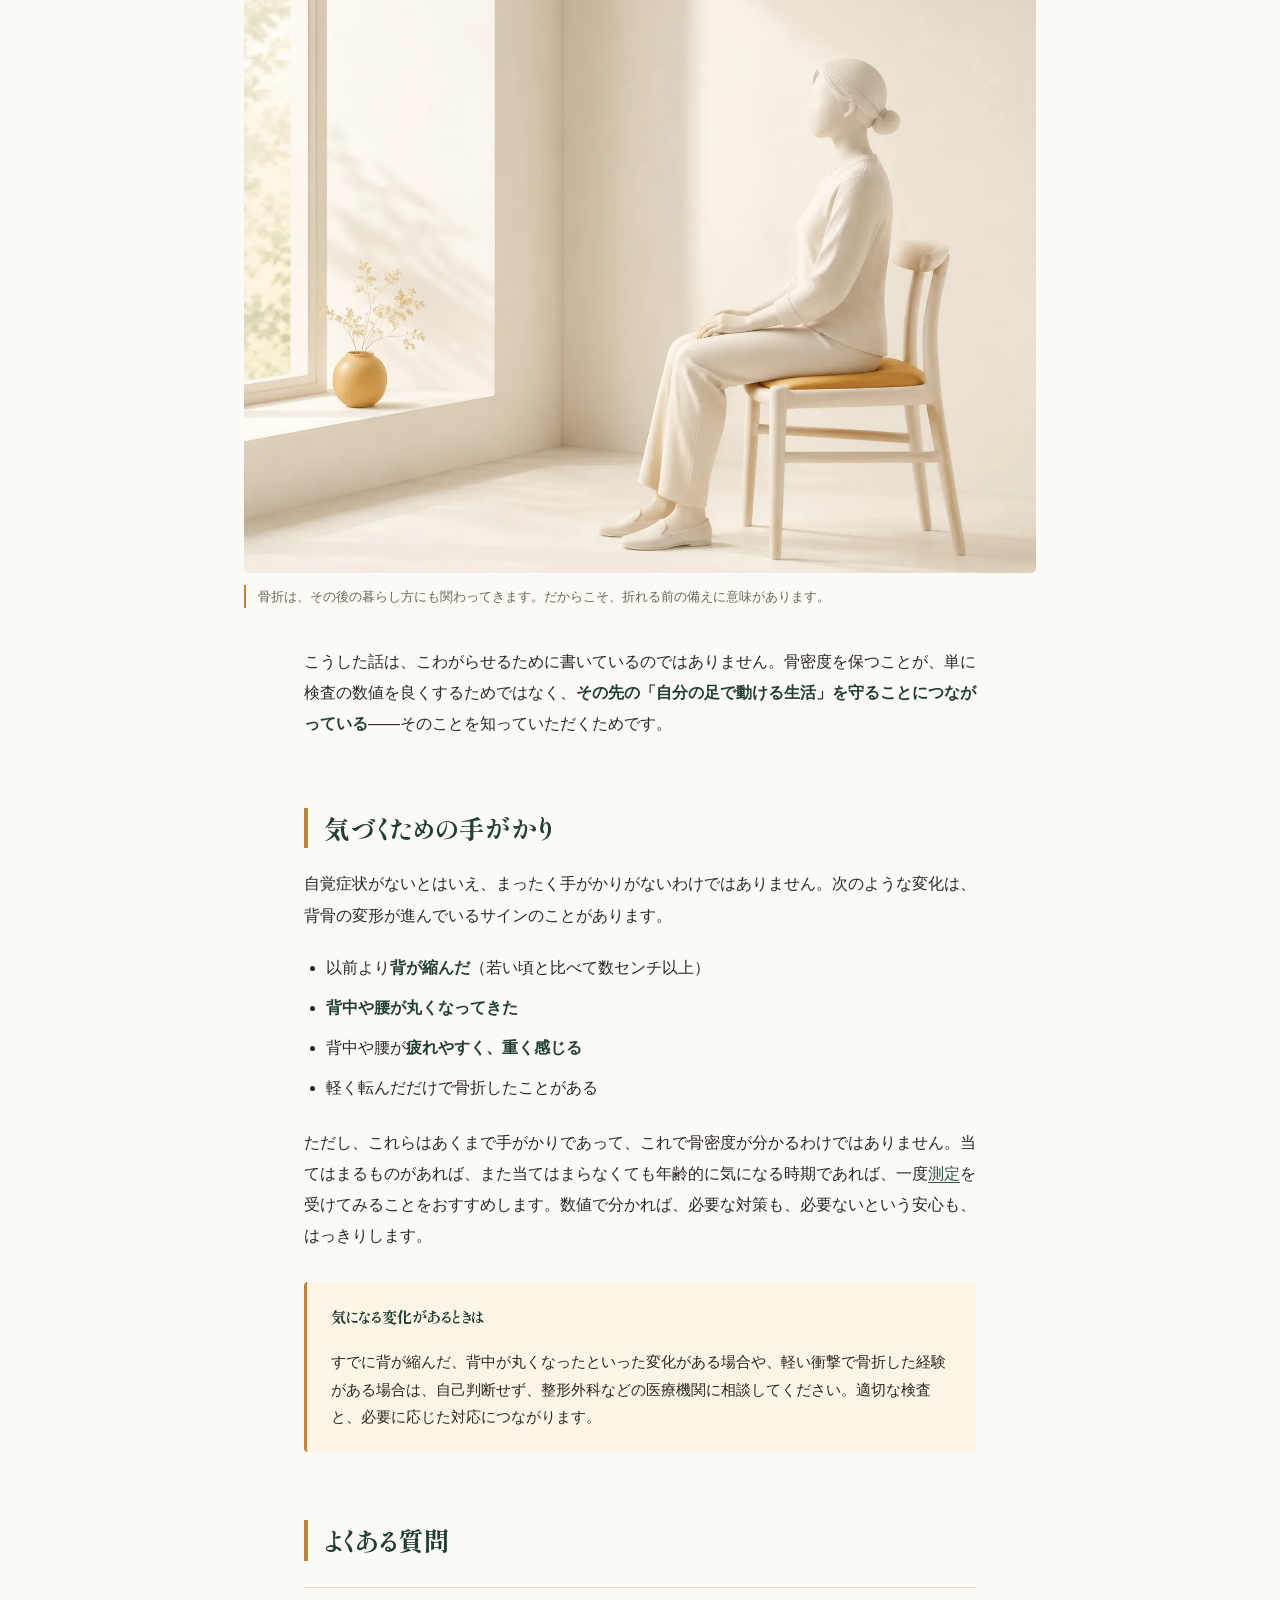
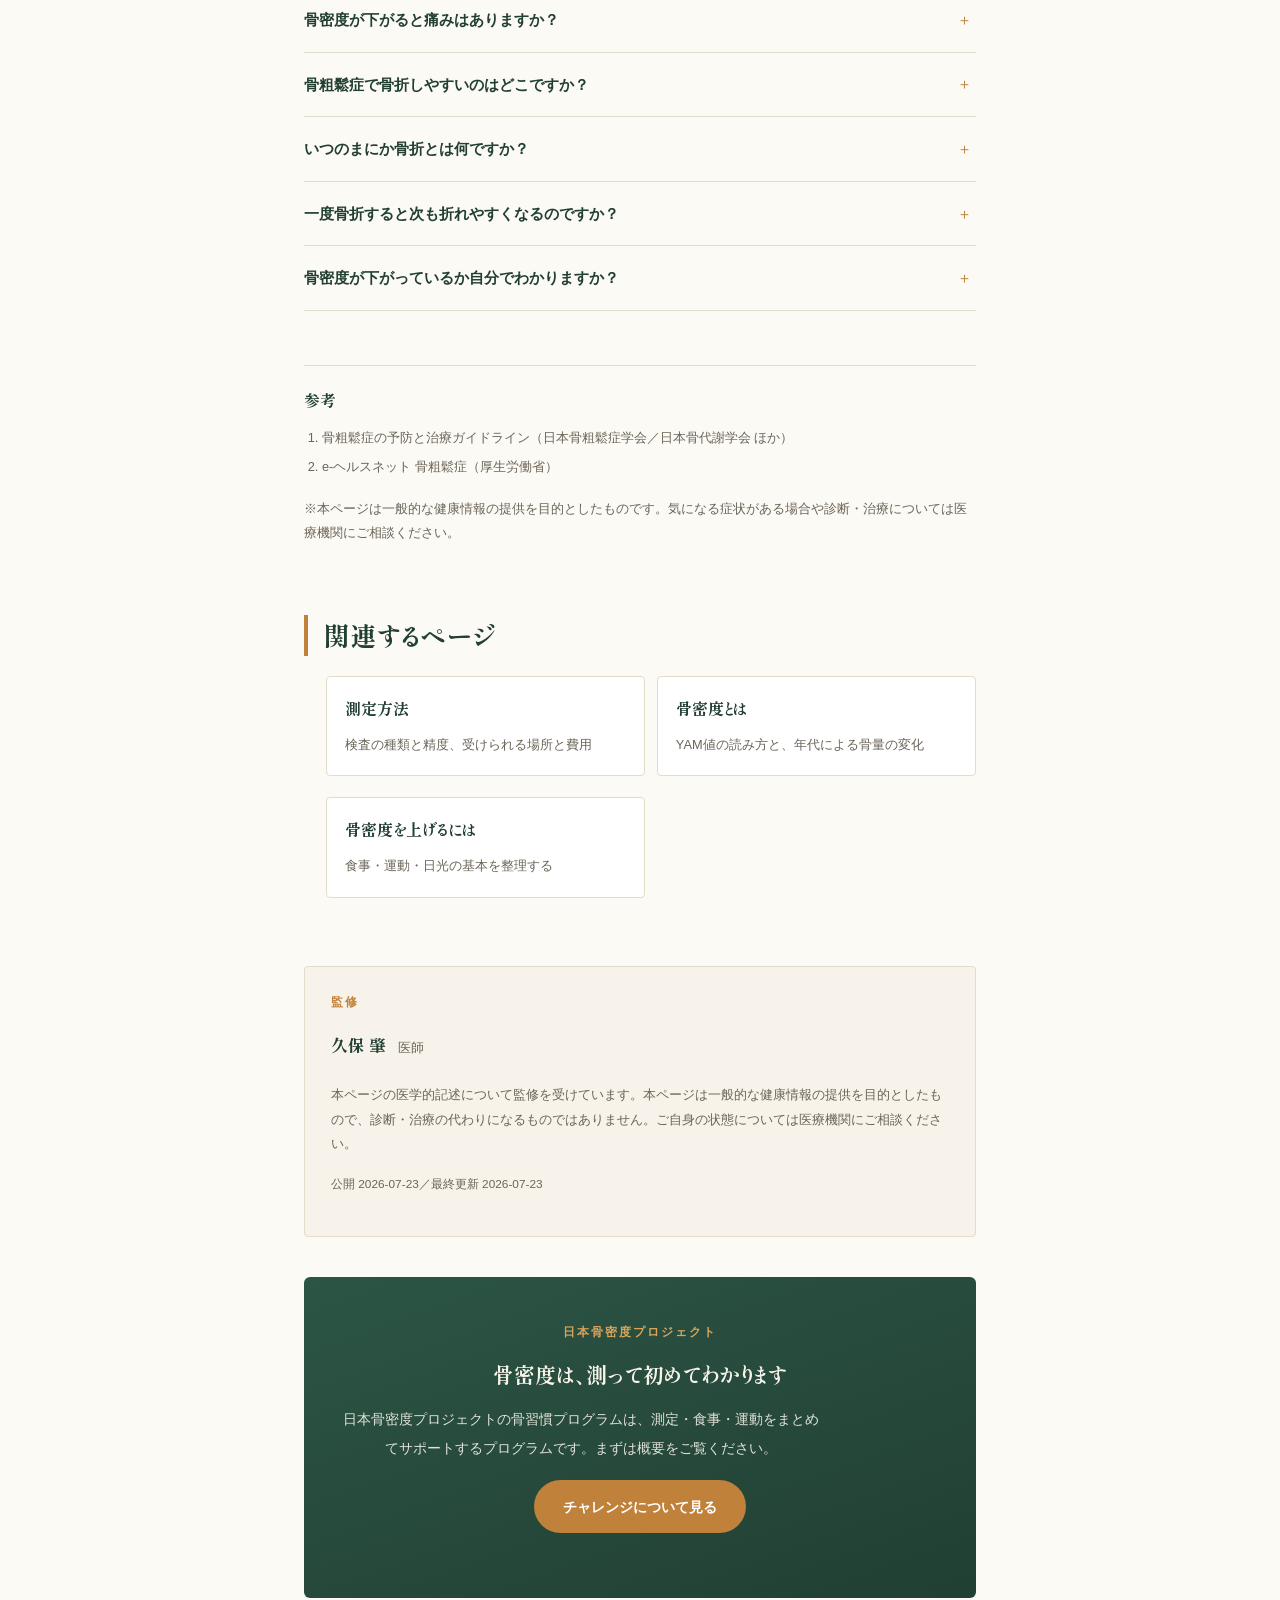
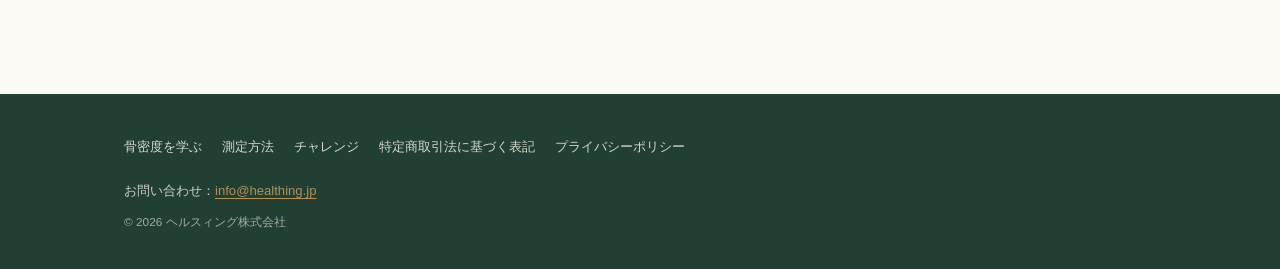
<file: bone/risk/index.html>
<!DOCTYPE html>
<html lang="ja">
<head>
<meta charset="UTF-8">
<!-- Google tag (gtag.js) -->
<script async src="https://www.googletagmanager.com/gtag/js?id=G-N0171GTLM5"></script>
<script>
  window.dataLayer = window.dataLayer || [];
  function gtag(){dataLayer.push(arguments);}
  gtag('js', new Date());
  gtag('config', 'G-N0171GTLM5');
</script>
<meta name="viewport" content="width=device-width, initial-scale=1">
<title>骨密度が下がるとどうなる？気づきにくい骨折と生活への影響｜日本骨密度プロジェクト</title>
<meta name="description" content="骨密度が下がっても痛みなどの自覚症状はほとんどありません。骨折が起こりやすい部位、いつのまにか骨折、骨折が次の骨折を招く連鎖、そして生活への影響までを、不安をあおらず医師監修で解説します。">
<link rel="canonical" href="https://kotsumitsudo.jp/bone/risk/">

<meta property="og:type" content="article">
<meta property="og:site_name" content="日本骨密度プロジェクト">
<meta property="og:title" content="骨密度が下がるとどうなる？気づきにくい骨折と生活への影響">
<meta property="og:description" content="骨密度が下がっても痛みなどの自覚症状はほとんどありません。骨折が起こりやすい部位、いつのまにか骨折、骨折が次の骨折を招く連鎖、そして生活への影響までを、不安をあおらず医師監修で解説します。">
<meta property="og:url" content="https://kotsumitsudo.jp/bone/risk/">
<meta property="og:image" content="https://kotsumitsudo.jp/assets/img/ogp-risk.png">
<meta property="og:locale" content="ja_JP">
<meta name="twitter:card" content="summary_large_image">

<link rel="icon" href="/favicon.ico?v=62c15e0f" sizes="any">
<link rel="icon" type="image/png" href="/assets/img/favicon-32.png?v=62c15e0f" sizes="32x32">
<link rel="apple-touch-icon" href="/apple-touch-icon.png?v=62c15e0f">

<link rel="preconnect" href="https://fonts.googleapis.com">
<link rel="preconnect" href="https://fonts.gstatic.com" crossorigin>
<link href="https://fonts.googleapis.com/css2?family=Shippori+Mincho+B1:wght@500;700&family=Zen+Kaku+Gothic+New:wght@400;500;700&display=swap" rel="stylesheet">
<link rel="stylesheet" href="/assets/css/site.css?v=62c15e0f">

<script type="application/ld+json">{"@context":"https://schema.org","@type":"BreadcrumbList","itemListElement":[{"@type":"ListItem","position":1,"name":"ホーム","item":"https://kotsumitsudo.jp/"},{"@type":"ListItem","position":2,"name":"骨密度を学ぶ","item":"https://kotsumitsudo.jp/bone/"},{"@type":"ListItem","position":3,"name":"骨密度が下がると","item":"https://kotsumitsudo.jp/bone/risk/"}]}</script>
<script type="application/ld+json">{"@context":"https://schema.org","@type":"Article","headline":"骨密度が下がるとどうなる？気づきにくい骨折と生活への影響","description":"骨密度が下がっても痛みなどの自覚症状はほとんどありません。骨折が起こりやすい部位、いつのまにか骨折、骨折が次の骨折を招く連鎖、そして生活への影響までを、不安をあおらず医師監修で解説します。","inLanguage":"ja","mainEntityOfPage":"https://kotsumitsudo.jp/bone/risk/","datePublished":"2026-07-23","dateModified":"2026-07-23","author":{"@type":"Organization","name":"日本骨密度プロジェクト"},"publisher":{"@type":"Organization","name":"ヘルスィング株式会社"},"reviewedBy":{"@type":"Person","name":"久保 肇","jobTitle":"医師"}}</script>
<script type="application/ld+json">{"@context":"https://schema.org","@type":"FAQPage","mainEntity":[{"@type":"Question","name":"骨密度が下がると痛みはありますか？","acceptedAnswer":{"@type":"Answer","text":"骨密度が下がること自体には、痛みなどの自覚症状はほとんどありません。これが骨密度の低下が見過ごされやすい理由です。痛みが出るのは多くの場合、骨折が起きてからです。"}},{"@type":"Question","name":"骨粗鬆症で骨折しやすいのはどこですか？","acceptedAnswer":{"@type":"Answer","text":"背骨（椎体）、足のつけ根（大腿骨近位部）、手首（橈骨遠位端）、腕のつけ根（上腕骨近位部）の4か所が代表的です。とくに背骨と足のつけ根は、その後の生活への影響が大きい部位です。"}},{"@type":"Question","name":"いつのまにか骨折とは何ですか？","acceptedAnswer":{"@type":"Answer","text":"はっきりした転倒などのきっかけがないまま、背骨がいつのまにかつぶれるように骨折することをいいます。強い痛みが出ないこともあり、背が縮む、背中が丸くなるといった変化で後から気づかれることがあります。"}},{"@type":"Question","name":"一度骨折すると次も折れやすくなるのですか？","acceptedAnswer":{"@type":"Answer","text":"背骨の骨折が起こると、その後にほかの骨折が続いて起こりやすくなることが知られています。最初の骨折を防ぐこと、そして起きてしまったあとに次を防ぐことが大切です。"}},{"@type":"Question","name":"骨密度が下がっているか自分でわかりますか？","acceptedAnswer":{"@type":"Answer","text":"自覚症状がないため、自分で気づくことは困難です。背が縮んだ、背中が丸くなってきたといった変化はひとつの手がかりですが、確かめるには測定が必要です。"}}]}</script>
<!-- GA4未設定 -->
</head>
<body>
<a class="skip" href="#main-heading">本文へスキップ</a>
<header class="site-head">
  <div class="wrap">
    <a class="brand" href="/">
      <span class="brand-mark" aria-hidden="true"></span>
      <span class="brand-name">日本骨密度プロジェクト</span>
    </a>
    <nav class="site-nav" aria-label="メインメニュー">
      <a href="/bone/">骨密度を学ぶ</a>
      <a href="/challenge.html">チャレンジ</a>
    </nav>
  </div>
</header>


<main class="doc ">
  <nav class="crumb" aria-label="パンくずリスト"><ol><li><a href="/">ホーム</a></li><li><a href="/bone/">骨密度を学ぶ</a></li><li aria-current="page">骨密度が下がると</li></ol></nav>
  <p class="eyebrow">骨密度を学ぶ ／ 骨密度が下がると</p>

<h1 id="main-heading">骨密度が下がるとどうなる？<br>気づきにくい骨折と生活への影響</h1>

<p class="lede">骨密度が下がっても、そのこと自体には痛みも不調もありません。だからこそ見過ごされやすく、多くの場合、最初に気づくのは骨折が起きたときです。ここでは骨密度が下がると体に何が起こりうるのかを、順を追って整理します。必要以上に不安を持つためではなく、なぜ「測っておく」ことに意味があるのかを知っていただくためのページです。</p>

<figure class="fig fig-hero">
  <img src="/assets/img/bone-risk-01-hero.webp" width="1600" height="900"
       alt="骨の内部構造がまばらになっていく様子を示したイメージ" fetchpriority="high" decoding="async">
  <figcaption>骨密度の低下は、痛みを伴わずに静かに進みます。</figcaption>
</figure>

<nav class="toc" aria-label="目次">
  <p class="toc-title">このページの内容</p>
  <ol>
    <li><a href="#silent">自覚症状がないまま進む</a></li>
    <li><a href="#sites">骨折が起こりやすい4つの部位</a></li>
    <li><a href="#silent-fracture">いつのまにか骨折</a></li>
    <li><a href="#domino">骨折が次の骨折を招く</a></li>
    <li><a href="#life">生活への影響</a></li>
    <li><a href="#signs">気づくための手がかり</a></li>
    <li><a href="#faq">よくある質問</a></li>
  </ol>
</nav>

<h2 id="silent">自覚症状がないまま進む</h2>

<p>高血圧や高血糖と同じで、<strong>骨密度の低下そのものには自覚症状がありません。</strong>痛くもかゆくもなく、日常生活に不便もないため、進んでいることに気づけません。</p>

<p>骨は、ある日突然もろくなるわけではありません。前のページで見たように、骨は少しずつ作り替えられていて、こわす量が作る量を上回る状態が長く続くと、時間をかけて静かに密度が下がっていきます。その間、体は何のサインも出しません。</p>

<p>痛みという形ではじめて表に出てくるのは、多くの場合、<strong>骨折が起きたとき</strong>です。つまり症状が出た時点で、すでに骨折という結果に至っている。これが骨密度の低下のいちばん厄介なところです。</p>

<div class="note">
  <p class="note-title">だから「測る」しかありません</p>
  <p>体感で分からない以上、状態を知る方法は測定だけです。健康診断で血圧や血糖を測るのと同じ感覚で、骨密度も数値で確かめておく意味がここにあります。<a href="/bone/measure/">測定方法について詳しくはこちら</a>。</p>
</div>

<h2 id="sites">骨折が起こりやすい4つの部位</h2>

<p>骨密度が下がったときに骨折が起こりやすい場所は、ある程度決まっています。代表的なのが次の4か所です。</p>

<figure class="fig fig-portrait">
  <img src="/assets/img/bone-risk-02-sites.webp" width="1000" height="1500"
       alt="骨折が起こりやすい背骨・足のつけ根・手首・腕のつけ根の4部位を示した骨格図" loading="lazy" decoding="async">
  <figcaption>骨折が起こりやすい代表的な4部位。とくに背骨と足のつけ根は生活への影響が大きい場所です。</figcaption>
</figure>

<h3>背骨（椎体）</h3>
<p>体の重みが日常的にかかる場所です。海綿骨が多く、骨密度の影響が早く出やすい部位でもあります。後述する「いつのまにか骨折」が最も起こりやすいのもここです。</p>

<h3>足のつけ根（大腿骨近位部）</h3>
<p>転倒した際に折れやすく、<strong>折れると歩行が難しくなる</strong>ため、生活への影響が最も大きい部位です。</p>

<h3>手首（橈骨遠位端）</h3>
<p>転んで手をついたときに折れやすい場所です。比較的早い年代から起こることがあり、骨密度低下の最初のサインとして現れることもあります。</p>

<h3>腕のつけ根（上腕骨近位部）</h3>
<p>肩に近い部分で、こちらも転倒時に折れやすい部位です。</p>

<h2 id="silent-fracture">いつのまにか骨折</h2>

<p>背骨の骨折には、ほかの部位と違う特徴があります。<strong>はっきりしたきっかけがないまま、いつのまにか起きていることがある</strong>のです。</p>

<p>転んでぶつけた、という明確な出来事がなくても、日常の動作――重いものを持ち上げる、くしゃみをする、といったことがきっかけで、背骨が少しずつつぶれるように変形していくことがあります。強い痛みが出ないこともあるため、本人が骨折に気づかないまま過ごしてしまう。これが「いつのまにか骨折」と呼ばれるものです。</p>

<p>気づかれるのは、多くの場合あとになってからです。背が縮んだ、背中が丸くなった、以前より腰や背中が疲れやすい――こうした変化をきっかけに、はじめて背骨の変形が見つかることがあります。</p>

<h2 id="domino">骨折が次の骨折を招く</h2>

<p>骨密度の低下でもうひとつ知っておきたいのが、<strong>ひとつの骨折が、次の骨折の起こりやすさを高める</strong>という点です。</p>

<p>とくに背骨では、ひとつの骨がつぶれると、その上下の骨にかかる負担のバランスが変わり、続けて別の骨が折れやすくなることが知られています。ひとつ倒れると次々に続く、ドミノのような連鎖です。</p>

<p>この連鎖は、裏を返せば<strong>どこかで止められる</strong>ということでもあります。最初の骨折を防ぐこと、そして万一起きてしまっても、そこで気づいて次を防ぐこと。骨折が見つかったときに「もう遅い」ではなく、「ここから先を守る」という考え方が大切になります。</p>

<div class="note">
  <p class="note-title">連鎖は止められます</p>
  <p>骨折が起きたあとでも、その後の対策によって次の骨折のリスクを下げられることが分かっています。気づいた時点が、対策のはじめどきです。</p>
</div>

<h2 id="life">生活への影響</h2>

<p>骨折、とくに足のつけ根や背骨の骨折は、単に「骨が折れて治る」だけの出来事にとどまらないことがあります。</p>

<p>足のつけ根を骨折すると、しばらく歩くことが難しくなります。体を動かす機会が減ると、筋力や体力が落ち、それがさらに動きにくさにつながる――という悪循環に入りやすくなります。背骨の変形が進むと、姿勢が変わることで、食事のときに胸やけがしやすくなったり、息苦しさを感じたりと、一見骨とは関係なさそうな不調につながることもあります。</p>

<figure class="fig fig-wide">
  <img src="/assets/img/bone-risk-03-life.webp" width="1448" height="1086"
       alt="明るい室内で穏やかに過ごす高齢の人の様子" loading="lazy" decoding="async">
  <figcaption>骨折は、その後の暮らし方にも関わってきます。だからこそ、折れる前の備えに意味があります。</figcaption>
</figure>

<p>こうした話は、こわがらせるために書いているのではありません。骨密度を保つことが、単に検査の数値を良くするためではなく、<strong>その先の「自分の足で動ける生活」を守ることにつながっている</strong>――そのことを知っていただくためです。</p>

<h2 id="signs">気づくための手がかり</h2>

<p>自覚症状がないとはいえ、まったく手がかりがないわけではありません。次のような変化は、背骨の変形が進んでいるサインのことがあります。</p>

<ul>
  <li>以前より<strong>背が縮んだ</strong>（若い頃と比べて数センチ以上）</li>
  <li><strong>背中や腰が丸くなってきた</strong></li>
  <li>背中や腰が<strong>疲れやすく、重く感じる</strong></li>
  <li>軽く転んだだけで骨折したことがある</li>
</ul>

<p>ただし、これらはあくまで手がかりであって、これで骨密度が分かるわけではありません。当てはまるものがあれば、また当てはまらなくても年齢的に気になる時期であれば、一度<a href="/bone/measure/">測定</a>を受けてみることをおすすめします。数値で分かれば、必要な対策も、必要ないという安心も、はっきりします。</p>

<div class="caution">
  <p class="caution-title">気になる変化があるときは</p>
  <p>すでに背が縮んだ、背中が丸くなったといった変化がある場合や、軽い衝撃で骨折した経験がある場合は、自己判断せず、整形外科などの医療機関に相談してください。適切な検査と、必要に応じた対応につながります。</p>
</div>

<h2 id="faq">よくある質問</h2>

<div class="faq">
  <details>
    <summary>骨密度が下がると痛みはありますか？</summary>
    <div class="faq-body"><p>骨密度が下がること自体には、痛みなどの自覚症状はほとんどありません。痛みが出るのは多くの場合、骨折が起きてからです。これが骨密度の低下が見過ごされやすい理由です。</p></div>
  </details>
  <details>
    <summary>骨粗鬆症で骨折しやすいのはどこですか？</summary>
    <div class="faq-body"><p>背骨、足のつけ根、手首、腕のつけ根の4か所が代表的です。とくに背骨と足のつけ根は、その後の生活への影響が大きい部位です。</p></div>
  </details>
  <details>
    <summary>いつのまにか骨折とは何ですか？</summary>
    <div class="faq-body"><p>はっきりした転倒などのきっかけがないまま、背骨がいつのまにかつぶれるように骨折することをいいます。強い痛みが出ないこともあり、背が縮む、背中が丸くなるといった変化で後から気づかれることがあります。</p></div>
  </details>
  <details>
    <summary>一度骨折すると次も折れやすくなるのですか？</summary>
    <div class="faq-body"><p>背骨の骨折が起こると、その後にほかの骨折が続いて起こりやすくなることが知られています。ただし、その後の対策で次のリスクを下げられることも分かっています。気づいた時点が対策のはじめどきです。</p></div>
  </details>
  <details>
    <summary>骨密度が下がっているか自分でわかりますか？</summary>
    <div class="faq-body"><p>自覚症状がないため、自分で気づくことは困難です。背が縮んだ、背中が丸くなってきたといった変化は手がかりになりますが、確かめるには測定が必要です。</p></div>
  </details>
</div>

<section class="refs">
  <h2>参考</h2>
  <ol>
    <li>骨粗鬆症の予防と治療ガイドライン（日本骨粗鬆症学会／日本骨代謝学会 ほか）</li>
    <li>e-ヘルスネット 骨粗鬆症（厚生労働省）</li>
  </ol>
  <p><small>※本ページは一般的な健康情報の提供を目的としたものです。気になる症状がある場合や診断・治療については医療機関にご相談ください。</small></p>
</section>

<section class="related">
  <h2>関連するページ</h2>
  <ul class="related-list">
    <li><a href="/bone/measure/"><span class="related-ttl">測定方法</span><span class="related-desc">検査の種類と精度、受けられる場所と費用</span></a></li>
    <li><a href="/bone/about/"><span class="related-ttl">骨密度とは</span><span class="related-desc">YAM値の読み方と、年代による骨量の変化</span></a></li>
    <li><a href="/bone/improve/"><span class="related-ttl">骨密度を上げるには</span><span class="related-desc">食事・運動・日光の基本を整理する</span></a></li>
  </ul>
</section>
  <aside class="supervisor" aria-label="監修者情報">
  <p class="supervisor-label">監修</p>
  <p class="supervisor-name">久保 肇 <span>医師</span></p>
  <p class="supervisor-note">本ページの医学的記述について監修を受けています。本ページは一般的な健康情報の提供を目的としたもので、診断・治療の代わりになるものではありません。ご自身の状態については医療機関にご相談ください。</p>
  <p class="supervisor-date">公開 2026-07-23／最終更新 2026-07-23</p>
</aside>

  <section class="cta" aria-labelledby="cta-h">
  <p class="cta-eyebrow">日本骨密度プロジェクト</p>
  <h2 id="cta-h">骨密度は、測って初めてわかります</h2>
  <p class="cta-lead">日本骨密度プロジェクトの骨習慣プログラムは、測定・食事・運動をまとめてサポートするプログラムです。まずは概要をご覧ください。</p>
  <p class="cta-actions">
    <a class="btn btn-primary" href="/challenge.html">チャレンジについて見る</a>
  </p>
</section>

</main>

<footer class="site-foot">
  <div class="wrap">
    <nav class="foot-nav" aria-label="フッターメニュー">
      <a href="/bone/">骨密度を学ぶ</a>
      <a href="/bone/measure/">測定方法</a>
      <a href="/challenge.html">チャレンジ</a>
      <a href="/tokushoho.html">特定商取引法に基づく表記</a>
      <a href="/privacy.html">プライバシーポリシー</a>
    </nav>
    <p class="foot-note">お問い合わせ：<a href="mailto:info@healthing.jp">info@healthing.jp</a></p>
    <p class="foot-copy">&copy; 2026 ヘルスィング株式会社</p>
  </div>
</footer>

</body>
</html>
</file>
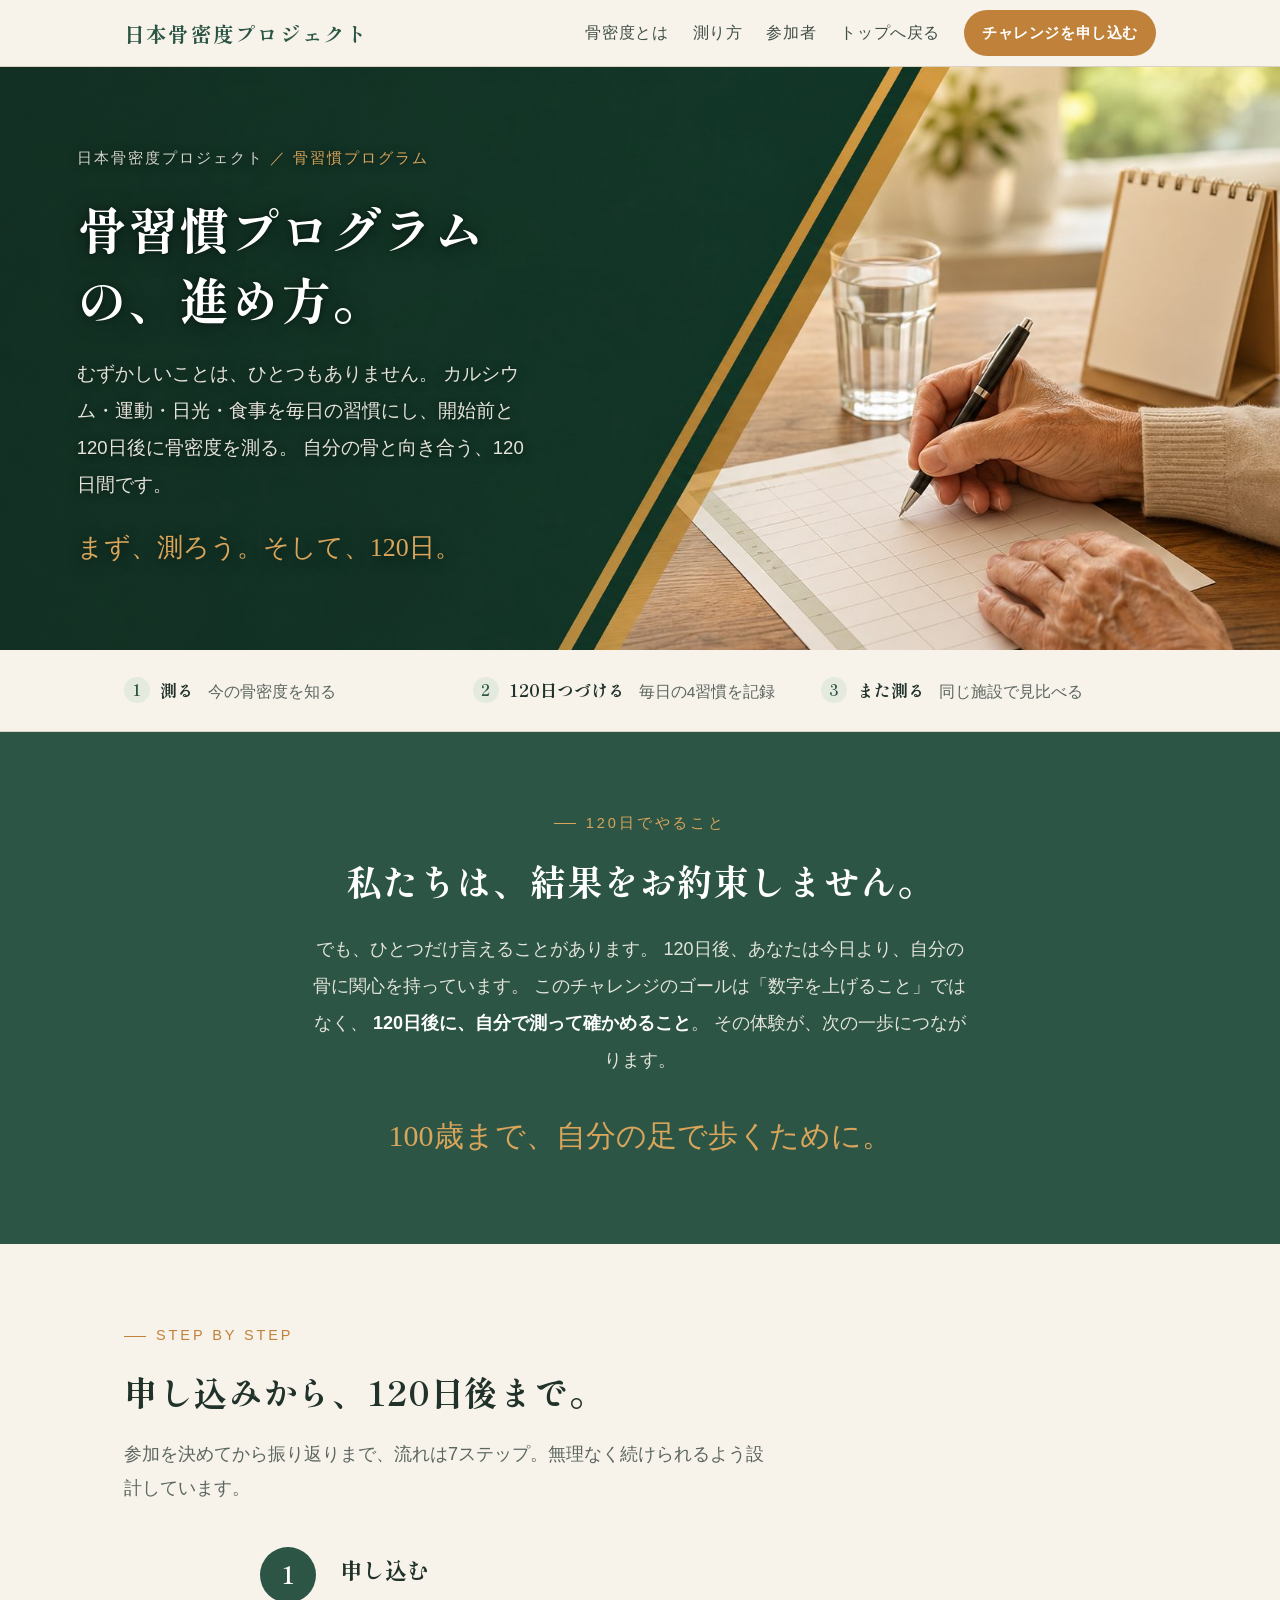
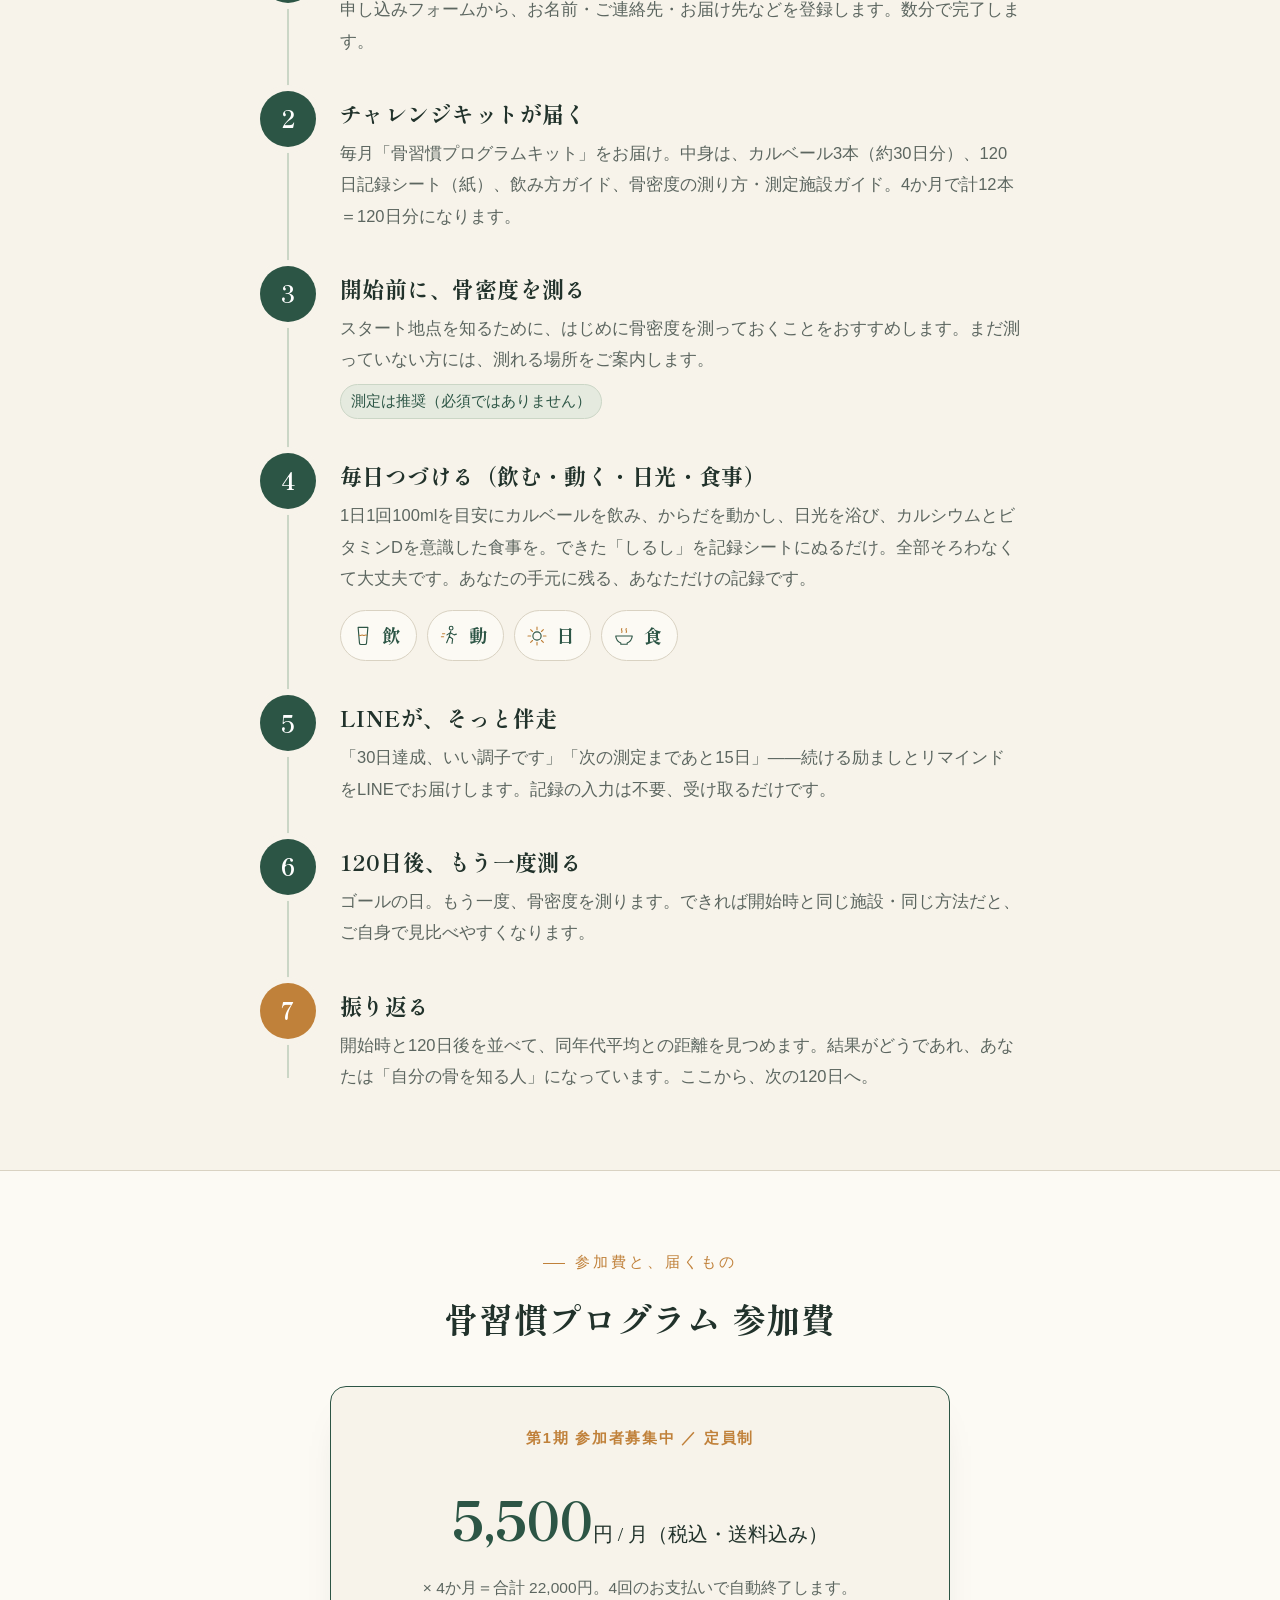
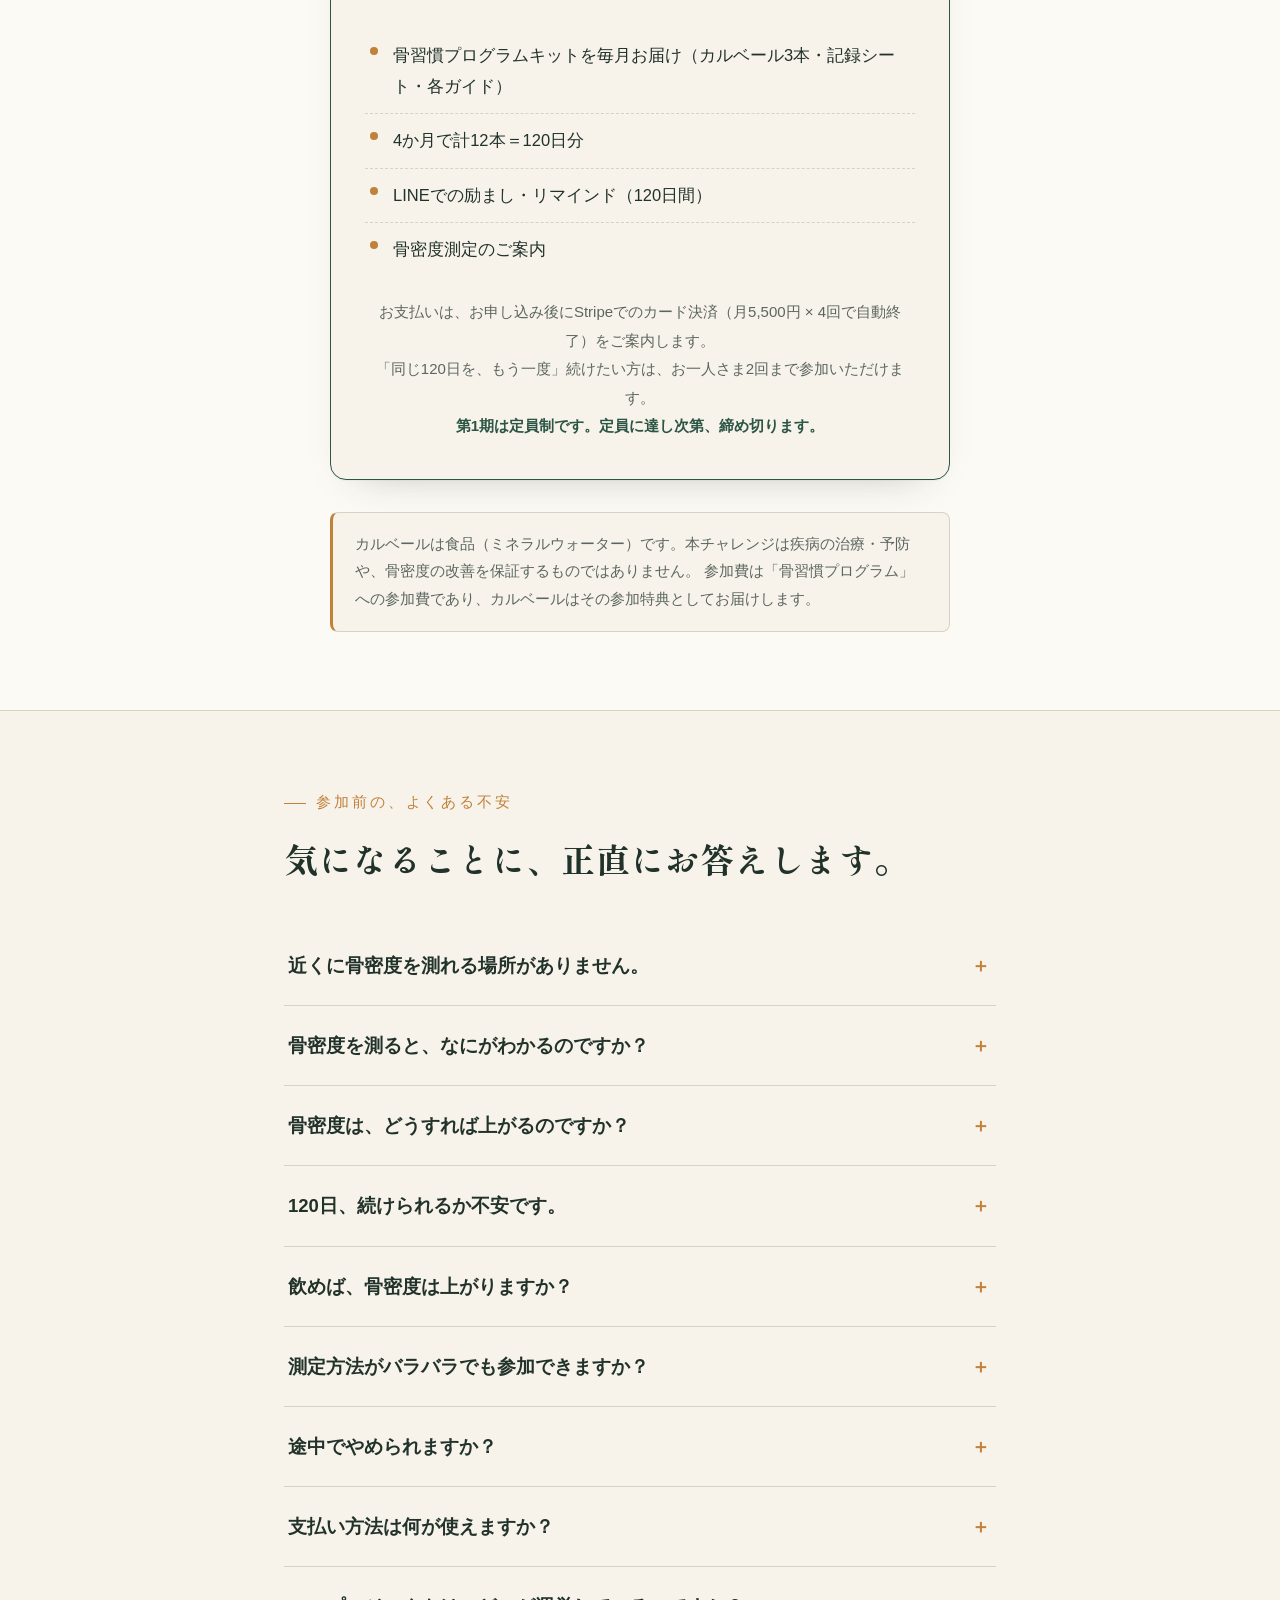
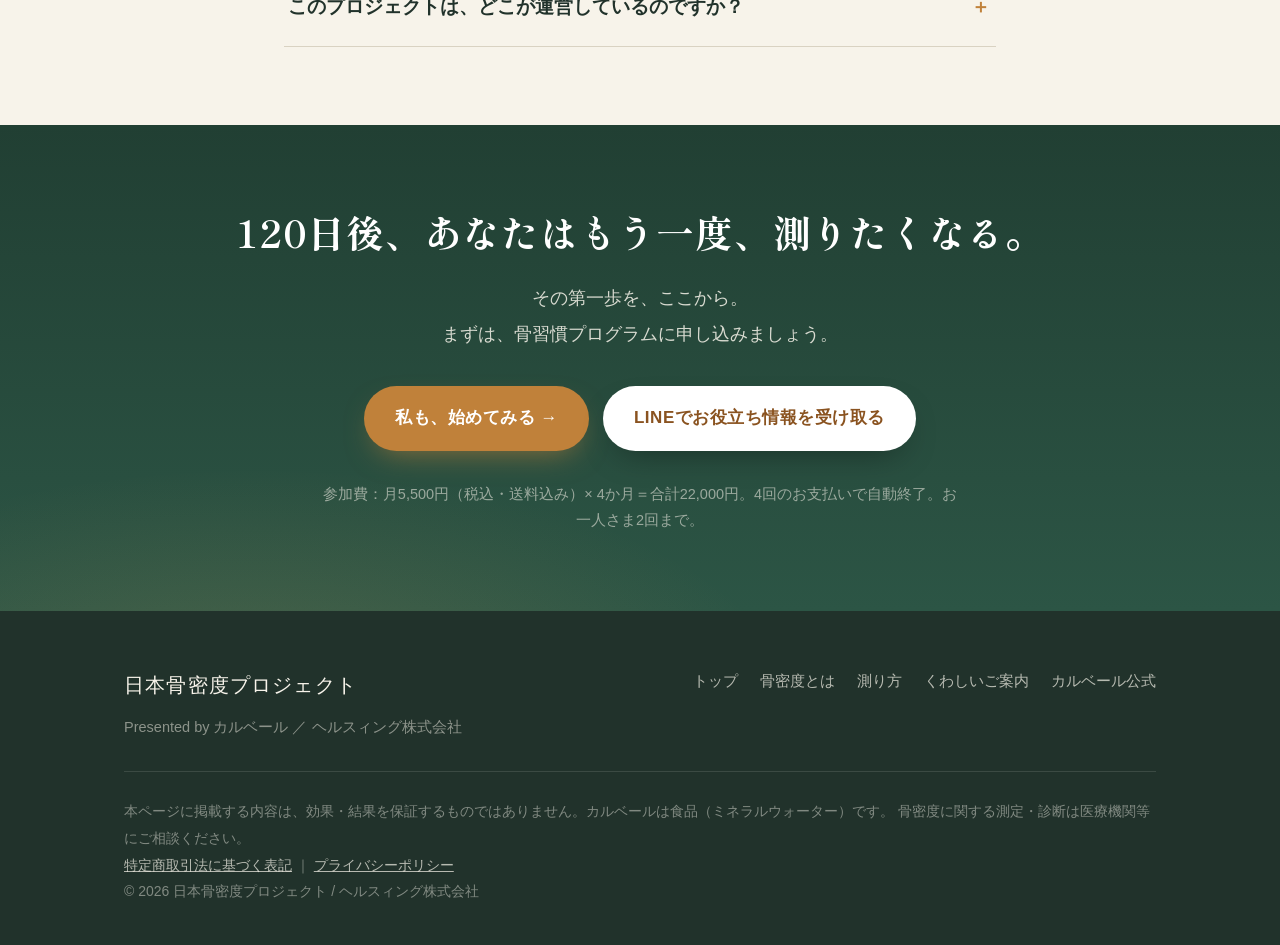
<file: challenge.html>
<!DOCTYPE html>
<html lang="ja">
<head>
<meta charset="UTF-8">
<meta name="viewport" content="width=device-width, initial-scale=1.0">
<title>骨習慣プログラムの進め方｜日本骨密度プロジェクト</title>
<meta name="description" content="日本骨密度プロジェクト「骨習慣プログラム」の進め方。申し込みから、開始前の測定、120日間の継続、再測定までの流れと参加費をご案内します。">

<!-- SEO / canonical / OGP -->
<link rel="canonical" href="https://kotsumitsudo.jp/challenge.html">
<meta property="og:type" content="website">
<meta property="og:site_name" content="日本骨密度プロジェクト">
<meta property="og:locale" content="ja_JP">
<meta property="og:title" content="骨習慣プログラムの進め方｜日本骨密度プロジェクト">
<meta property="og:description" content="日本骨密度プロジェクト「骨習慣プログラム」の進め方。申し込みから、開始前の測定、120日間の継続、再測定までの流れと参加費をご案内します。">
<meta property="og:url" content="https://kotsumitsudo.jp/challenge.html">
<meta property="og:image" content="https://kotsumitsudo.jp/assets/img/ogp.png">
<meta property="og:image:width" content="1200">
<meta property="og:image:height" content="630">
<meta name="twitter:card" content="summary_large_image">
<meta name="twitter:title" content="骨習慣プログラムの進め方｜日本骨密度プロジェクト">
<meta name="twitter:description" content="日本骨密度プロジェクト「骨習慣プログラム」の進め方。申し込みから、開始前の測定、120日間の継続、再測定までの流れと参加費をご案内します。">
<meta name="twitter:image" content="https://kotsumitsudo.jp/assets/img/ogp.png">


<!-- Google tag (gtag.js) -->
<script async src="https://www.googletagmanager.com/gtag/js?id=G-N0171GTLM5"></script>
<script>
  window.dataLayer = window.dataLayer || [];
  function gtag(){dataLayer.push(arguments);}
  gtag('js', new Date());
  gtag('config', 'G-N0171GTLM5');
</script>

<link rel="icon" href="/favicon.ico" sizes="any">
<link rel="icon" type="image/png" href="/assets/img/favicon-32.png" sizes="32x32">
<link rel="apple-touch-icon" href="/apple-touch-icon.png">

<link rel="preconnect" href="https://fonts.googleapis.com">
<link rel="preconnect" href="https://fonts.gstatic.com" crossorigin>
<link href="https://fonts.googleapis.com/css2?family=Shippori+Mincho+B1:wght@500;600;700;800&family=Zen+Kaku+Gothic+New:wght@400;500;700&display=swap" rel="stylesheet">

<style>
:root{
  --pine:#2C5545; --pine-deep:#213F33; --ink:#21322B;
  --amber:#C0813A; --amber-soft:#D9A55B; --ivory:#F7F3EA; --paper:#FCFAF4;
  --sage:#E5EADF; --sage-line:#CBD6C6; --line:#D9D2C2; --muted:#5C6660;
  --shadow:0 1px 0 rgba(33,50,43,.04), 0 18px 40px -28px rgba(33,50,43,.35);
}
*{box-sizing:border-box;}
html{scroll-behavior:smooth;}
body{margin:0;font-family:"Zen Kaku Gothic New",-apple-system,BlinkMacSystemFont,"Hiragino Kaku Gothic ProN",sans-serif;color:var(--ink);background:var(--ivory);line-height:1.9;font-size:18.5px;-webkit-font-smoothing:antialiased;}
h1,h2,h3{font-family:"Shippori Mincho B1",serif;font-weight:700;letter-spacing:.02em;line-height:1.5;margin:0;}
p{margin:0;} a{color:inherit;} img{max-width:100%;display:block;}
.wrap{max-width:1080px;margin:0 auto;padding:0 24px;}
.narrow{max-width:760px;margin:0 auto;padding:0 24px;}

/* header */
.site-header{position:sticky;top:0;z-index:50;background:rgba(247,243,234,.9);backdrop-filter:saturate(140%) blur(8px);border-bottom:1px solid var(--line);}
.site-header .wrap{display:flex;align-items:center;justify-content:space-between;height:66px;}
.brand{display:flex;align-items:baseline;gap:10px;text-decoration:none;}
.brand .mark{font-family:"Shippori Mincho B1",serif;font-weight:700;font-size:20.5px;color:var(--pine);letter-spacing:.06em;white-space:nowrap;}
.brand .sub{font-size:13.5px;color:var(--muted);letter-spacing:.18em;}
.nav{display:flex;gap:24px;align-items:center;}
.nav a{text-decoration:none;font-size:15.5px;color:var(--ink);letter-spacing:.04em;opacity:.85;white-space:nowrap;}
.nav a:hover{opacity:1;color:var(--pine);}
.nav .btn-sm{background:var(--amber);color:#fff;padding:9px 18px;border-radius:999px;font-size:15px;font-weight:700;letter-spacing:.04em;opacity:1;}
.nav .btn-sm:hover{background:#a86f2d;color:#fff;}
.menu-toggle{display:none;}

/* buttons */
.btn{display:inline-flex;align-items:center;gap:9px;padding:15px 30px;border-radius:999px;font-weight:700;font-size:17px;letter-spacing:.03em;text-decoration:none;transition:.18s;border:1px solid transparent;cursor:pointer;}
.btn-primary{background:var(--amber);color:#fff;box-shadow:0 12px 30px -12px rgba(192,129,58,.7);}
.btn-primary:hover{background:#a86f2d;transform:translateY(-1px);}
.btn-green{background:#3d6a56;color:#fff;}
.btn-green:hover{background:#315646;color:#fff;transform:translateY(-1px);}
.btn-ghost{background:transparent;color:var(--pine);border-color:var(--line);}
.btn-ghost:hover{border-color:var(--pine);background:rgba(44,85,69,.05);}
.btn-onwarm{background:#fff;color:#8A5320;box-shadow:0 14px 34px -14px rgba(0,0,0,.4);}
.btn-onwarm:hover{background:#FCF6EC;transform:translateY(-1px);}

/* page hero (image) */
.page-hero{position:relative;min-height:clamp(420px,60vh,600px);display:flex;align-items:center;background:var(--pine-deep);color:var(--ivory);overflow:hidden;isolation:isolate;}
.ph-bg{position:absolute;inset:0;width:100%;height:100%;object-fit:cover;object-position:center;z-index:0;}
.ph-shade{position:absolute;inset:0;z-index:1;background:linear-gradient(90deg, rgba(18,40,30,.5) 0%, rgba(18,40,30,.14) 42%, transparent 60%);}
.ph-content{position:relative;z-index:2;max-width:560px;padding:0 24px 0 clamp(24px,6vw,80px);}
.crumb{font-size:14.5px;letter-spacing:.14em;color:var(--amber-soft);margin-bottom:20px;text-shadow:0 1px 8px rgba(0,0,0,.6);}
.crumb a{color:rgba(247,243,234,.85);text-decoration:none;}
.crumb a:hover{color:#fff;}
.page-hero h1{color:#fff;font-size:clamp(30px,5vw,50px);line-height:1.4;text-shadow:0 2px 20px rgba(0,0,0,.55),0 0 5px rgba(0,0,0,.4);}
.page-hero .ph-sub{margin-top:22px;max-width:520px;font-size:18.5px;color:rgba(247,243,234,.92);line-height:2;text-shadow:0 1px 10px rgba(0,0,0,.6);}
.page-hero .ph-tag{font-family:"Shippori Mincho B1",serif;display:inline-block;margin-top:20px;font-size:clamp(22px,2.6vw,26px);color:var(--amber-soft);text-shadow:0 2px 14px rgba(0,0,0,.7);}

/* sections */
section{padding:78px 0;}
.section-head{margin-bottom:42px;}
.kicker{font-size:14.5px;letter-spacing:.2em;color:var(--amber);margin-bottom:16px;display:flex;align-items:center;gap:10px;}
.kicker::before{content:"";width:22px;height:1px;background:var(--amber);}
.section-head h2{font-size:clamp(26px,3.6vw,34px);color:var(--ink);line-height:1.5;}
.section-head .desc{margin-top:20px;max-width:640px;color:var(--muted);font-size:18px;}

/* overview band */
.overview{background:var(--pine);color:var(--ivory);text-align:center;}
.overview .kicker{justify-content:center;color:var(--amber-soft);}
.overview .kicker::before{background:var(--amber-soft);}
.overview h2{color:#fff;font-size:clamp(26px,3.8vw,36px);line-height:1.5;}
.overview p{max-width:660px;margin:24px auto 0;color:rgba(247,243,234,.9);font-size:18px;line-height:2.05;}
.overview .big{font-family:"Shippori Mincho B1",serif;font-size:clamp(24px,3.2vw,30px);color:var(--amber-soft);margin-top:26px;}

/* flow steps */
.flow{max-width:760px;margin:0 auto;position:relative;}
.flow::before{content:"";position:absolute;left:27px;top:14px;bottom:14px;width:2px;background:var(--sage-line);}
.flow-item{position:relative;display:flex;gap:24px;padding:0 0 34px 0;}
.flow-item:last-child{padding-bottom:0;}
.flow-num{flex:0 0 auto;width:56px;height:56px;border-radius:50%;background:var(--pine);color:#fff;display:flex;align-items:center;justify-content:center;font-family:"Shippori Mincho B1",serif;font-size:23px;font-weight:700;position:relative;z-index:1;box-shadow:0 0 0 6px var(--ivory);}
.flow-item.accent .flow-num{background:var(--amber);}
.flow-body{padding-top:6px;}
.flow-body h3{font-size:22px;color:var(--ink);margin-bottom:8px;}
.flow-body p{font-size:16.5px;color:var(--muted);line-height:1.9;}
.flow-body .note{display:inline-block;margin-top:8px;font-size:14.5px;color:var(--pine);background:var(--sage);border:1px solid var(--sage-line);padding:3px 10px;border-radius:999px;}

/* pricing */
.pricing{background:var(--paper);border-top:1px solid var(--line);border-bottom:1px solid var(--line);}
.price-card{max-width:620px;margin:0 auto;background:var(--ivory);border:1.5px solid var(--pine);border-radius:16px;padding:38px 34px;box-shadow:var(--shadow);text-align:center;}
.price-card .tag{font-size:14.5px;letter-spacing:.12em;color:var(--amber);font-weight:700;}
.price-card .amount{font-family:"Shippori Mincho B1",serif;margin:14px 0 4px;color:var(--ink);}
.price-card .amount b{font-size:clamp(38px,7vw,54px);color:var(--pine);}
.price-card .amount span{font-size:19.5px;}
.price-card .total{font-size:15.5px;color:var(--muted);}
.price-card ul{list-style:none;margin:26px 0 0;padding:0;text-align:left;}
.price-card li{font-size:16.5px;color:var(--ink);padding:11px 0 11px 28px;position:relative;border-top:1px dashed var(--line);}
.price-card li:first-child{border-top:none;}
.price-card li::before{content:"";position:absolute;left:5px;top:18px;width:8px;height:8px;border-radius:50%;background:var(--amber);}
.price-card .meta{margin-top:22px;font-size:15px;color:var(--muted);line-height:1.9;}

/* faq mini */
.faq details{border-bottom:1px solid var(--line);}
.faq summary{cursor:pointer;list-style:none;padding:22px 40px 22px 4px;position:relative;font-weight:700;font-size:18.5px;color:var(--ink);}
.faq summary::-webkit-details-marker{display:none;}
.faq summary::after{content:"＋";position:absolute;right:6px;top:22px;color:var(--amber);font-weight:700;}
.faq details[open] summary::after{content:"−";}
.faq .a{padding:0 4px 24px;color:var(--muted);font-size:16.5px;line-height:1.9;}

/* apply */
.apply{background:radial-gradient(900px 400px at 20% 120%, rgba(216,165,91,.18), transparent 60%),linear-gradient(180deg,var(--pine-deep),var(--pine));color:var(--ivory);text-align:center;}
.apply h2{color:#fff;font-size:clamp(26px,3.8vw,38px);line-height:1.5;}
.apply p{max-width:600px;margin:20px auto 0;color:rgba(247,243,234,.85);font-size:18px;line-height:2;}
.apply-cta{display:flex;flex-wrap:wrap;gap:14px;justify-content:center;margin-top:34px;}
.apply .fine{margin-top:30px;font-size:14.5px;color:rgba(247,243,234,.55);line-height:1.8;max-width:640px;margin-left:auto;margin-right:auto;}

.disclaimer{background:var(--ivory);border:1px solid var(--line);border-left:3px solid var(--amber);border-radius:8px;padding:18px 22px;font-size:14.5px;color:var(--muted);line-height:1.9;margin-top:32px;}

/* footer */
.footer{background:var(--ink);color:rgba(247,243,234,.7);padding:56px 0 40px;font-size:15px;}
.footer .top{display:flex;justify-content:space-between;flex-wrap:wrap;gap:30px;padding-bottom:30px;border-bottom:1px solid rgba(247,243,234,.12);}
.footer .mark{font-family:"Shippori Mincho B1",serif;font-size:19.5px;color:var(--ivory);letter-spacing:.06em;}
.footer .presented{margin-top:10px;font-size:14.5px;color:rgba(247,243,234,.5);}
.footer nav{display:flex;gap:22px;flex-wrap:wrap;}
.footer nav a{color:rgba(247,243,234,.7);text-decoration:none;}
.footer nav a:hover{color:#fff;}
.footer .fine{margin-top:26px;font-size:14px;color:rgba(247,243,234,.45);line-height:1.9;}
.footer .fine a{color:rgba(247,243,234,.7);text-decoration:underline;}

@media(max-width:1080px){
  .nav{
    display:none;position:fixed;top:66px;left:0;right:0;
    flex-direction:column;align-items:stretch;gap:0;
    background:rgba(247,243,234,.98);
    -webkit-backdrop-filter:saturate(140%) blur(8px);backdrop-filter:saturate(140%) blur(8px);
    border-bottom:1px solid var(--line);box-shadow:0 12px 24px rgba(33,63,51,.14);
    padding:8px 0 16px;max-height:calc(100vh - 66px);overflow-y:auto;z-index:49;
  }
  .nav.open{display:flex;}
  .nav a{font-size:18.5px;opacity:1;padding:14px 22px;border-bottom:1px solid rgba(0,0,0,.05);white-space:normal;}
  .nav .btn-sm{margin:12px 22px 0;text-align:center;padding:13px 18px;font-size:17px;border-bottom:none;}
  .menu-toggle{display:block;background:none;border:none;font-size:26px;line-height:1;color:var(--pine);cursor:pointer;padding:6px 8px;}
}
@media(max-width:880px){
}
@media(max-width:640px){
  .brand .sub{display:none;}
  .brand .mark{font-size:18.5px;}
  section{padding:56px 0;}
  .page-hero{min-height:auto;}
  .ph-content{padding-top:52px;padding-bottom:52px;}
  .ph-shade{background:linear-gradient(180deg, rgba(18,40,30,.4) 0%, rgba(18,40,30,.72) 100%);}
  .flow-item{gap:16px;}
  .flow::before{left:23px;}
  .flow-num{width:48px;height:48px;font-size:20.5px;}
  .price-card{padding:30px 22px;}
}

/* ===== v2: indexと揃える追加分 ===== */
.step-rail{background:var(--ivory);border-bottom:1px solid var(--line);padding:26px 0;}
.rail{list-style:none;margin:0;padding:0;display:grid;grid-template-columns:repeat(3,1fr);gap:14px;}
.rail li{display:flex;align-items:baseline;gap:10px;font-size:15.5px;color:var(--muted);line-height:1.6;}
.rail .n{flex:none;width:26px;height:26px;border-radius:50%;background:var(--sage);color:var(--pine);font-family:"Shippori Mincho B1",serif;font-weight:700;font-size:15px;display:flex;align-items:center;justify-content:center;align-self:center;}
.rail b{font-family:"Shippori Mincho B1",serif;color:var(--ink);font-size:17px;margin-right:4px;}
.habit-mini{display:flex;gap:10px;margin-top:16px;flex-wrap:wrap;}
.habit-mini span{display:inline-flex;align-items:center;gap:7px;background:var(--paper);border:1px solid var(--line);border-radius:999px;padding:7px 15px 7px 10px;}
.habit-mini span svg{width:24px;height:24px;display:block;}
.habit-mini b{font-family:"Shippori Mincho B1",serif;font-size:18.5px;font-weight:800;color:var(--pine);}
/* 追従CTA */
.mobile-cta{position:fixed;left:0;right:0;bottom:0;z-index:120;display:none;
  padding:10px 14px calc(10px + env(safe-area-inset-bottom));
  background:rgba(33,63,51,.96);box-shadow:0 -4px 18px rgba(0,0,0,.18);
  -webkit-backdrop-filter:blur(6px);backdrop-filter:blur(6px);
  transform:translateY(130%);transition:transform .3s ease;}
.mobile-cta.show{transform:translateY(0);}
.mobile-cta.at-bottom{transform:translateY(130%);}
.mobile-cta a{display:block;text-align:center;text-decoration:none;
  background:var(--amber);color:#fff;font-family:"Shippori Mincho B1",serif;font-weight:700;
  font-size:17px;letter-spacing:.04em;padding:14px;border-radius:10px;
  box-shadow:0 2px 8px rgba(192,129,58,.45);}
@media(max-width:880px){.mobile-cta{display:block;}}
@media(max-width:640px){.rail{grid-template-columns:1fr;gap:10px;}}
</style>
</head>
<body>

<header class="site-header">
  <div class="wrap">
    <a class="brand" href="index.html">
      <span class="mark">日本骨密度プロジェクト</span>
    </a>
    <nav class="nav" id="siteNav">
      <a href="guide.html#about">骨密度とは</a>
      <a href="guide.html#measure">測り方</a>
      <a href="index.html#people">参加者</a>
      <a href="index.html">トップへ戻る</a>
      <a class="btn-sm" href="#apply">チャレンジを申し込む</a>
    </nav>
    <button class="menu-toggle" aria-label="メニュー" aria-controls="siteNav" aria-expanded="false">≡</button>
  </div>
</header>

<!-- PAGE HERO -->
<section class="page-hero">
  <img class="ph-bg" src="[data-uri]" alt="記録シートに今日の記録を書き込むシニアの手元">
  <div class="ph-shade"></div>
  <div class="ph-content">
    <div class="crumb"><a href="index.html">日本骨密度プロジェクト</a> ／ 骨習慣プログラム</div>
    <h1>骨習慣プログラムの、<span style="white-space:nowrap">進め方。</span></h1>
    <p class="ph-sub">
      むずかしいことは、ひとつもありません。
      カルシウム・運動・日光・食事を毎日の習慣にし、開始前と120日後に骨密度を測る。
      自分の骨と向き合う、120日間です。
    </p>
    <span class="ph-tag">まず、測ろう。そして、120日。</span>
  </div>
</section>

<!-- STEP RAIL: 3ステップ想起（indexと共通言語） -->
<section class="step-rail">
  <div class="wrap">
    <ol class="rail">
      <li><span class="n">1</span><b>測る</b>今の骨密度を知る</li>
      <li><span class="n">2</span><b>120日つづける</b>毎日の4習慣を記録</li>
      <li><span class="n">3</span><b>また測る</b>同じ施設で見比べる</li>
    </ol>
  </div>
</section>

<!-- OVERVIEW -->
<section class="overview">
  <div class="wrap">
    <div class="kicker">120日でやること</div>
    <h2>私たちは、結果をお約束しません。</h2>
    <p>
      でも、ひとつだけ言えることがあります。
      120日後、あなたは今日より、自分の骨に関心を持っています。
      このチャレンジのゴールは「数字を上げること」ではなく、
      <b style="color:#fff">120日後に、自分で測って確かめること</b>。
      その体験が、次の一歩につながります。
    </p>
    <p class="big">100歳まで、自分の足で歩くために。</p>
  </div>
</section>

<!-- FLOW -->
<section>
  <div class="wrap">
    <div class="section-head">
      <div class="kicker">STEP BY STEP</div>
      <h2>申し込みから、120日後まで。</h2>
      <p class="desc">
        参加を決めてから振り返りまで、流れは7ステップ。無理なく続けられるよう設計しています。
      </p>
    </div>

    <div class="flow">
      <div class="flow-item">
        <div class="flow-num">1</div>
        <div class="flow-body">
          <h3>申し込む</h3>
          <p>申し込みフォームから、お名前・ご連絡先・お届け先などを登録します。数分で完了します。</p>
        </div>
      </div>
      <div class="flow-item">
        <div class="flow-num">2</div>
        <div class="flow-body">
          <h3>チャレンジキットが届く</h3>
          <p>毎月「骨習慣プログラムキット」をお届け。中身は、カルベール3本（約30日分）、120日記録シート（紙）、飲み方ガイド、骨密度の測り方・測定施設ガイド。4か月で計12本＝120日分になります。</p>
        </div>
      </div>
      <div class="flow-item">
        <div class="flow-num">3</div>
        <div class="flow-body">
          <h3>開始前に、骨密度を測る</h3>
          <p>スタート地点を知るために、はじめに骨密度を測っておくことをおすすめします。まだ測っていない方には、測れる場所をご案内します。</p>
          <span class="note">測定は推奨（必須ではありません）</span>
        </div>
      </div>
      <div class="flow-item">
        <div class="flow-num">4</div>
        <div class="flow-body">
          <h3>毎日つづける（飲む・動く・日光・食事）</h3>
          <p>1日1回100mlを目安にカルベールを飲み、からだを動かし、日光を浴び、カルシウムとビタミンDを意識した食事を。できた「しるし」を記録シートにぬるだけ。全部そろわなくて大丈夫です。あなたの手元に残る、あなただけの記録です。</p>
          <div class="habit-mini">
            <span><svg viewBox="0 0 64 64" fill="none" stroke-linecap="round" stroke-linejoin="round" aria-hidden="true"><path d="M19 9h26l-3.6 42a4 4 0 0 1-4 3.7h-10.8a4 4 0 0 1-4-3.7z" stroke="#2C5545" stroke-width="3"/><path d="M22.5 30c3 2.4 6.3-2.4 9.5 0s6.3-2.4 9.5 0" stroke="#C0813A" stroke-width="3"/></svg><b>飲</b></span>
            <span><svg viewBox="0 0 64 64" fill="none" stroke-linecap="round" stroke-linejoin="round" aria-hidden="true"><circle cx="35" cy="11" r="5" stroke="#2C5545" stroke-width="3"/><path d="M34 19l-4 14m0 0l-7 17m7-17l9 7-1.5 12M33 23l-9 6m10-5l9 5 6-2" stroke="#2C5545" stroke-width="3"/><path d="M12 26h6M9 34h6" stroke="#C0813A" stroke-width="3"/></svg><b>動</b></span>
            <span><svg viewBox="0 0 64 64" fill="none" stroke-linecap="round" aria-hidden="true"><circle cx="32" cy="32" r="11" stroke="#2C5545" stroke-width="3"/><path d="M32 8v7M32 49v7M8 32h7M49 32h7M15 15l5 5M44 44l5 5M49 15l-5 5M20 44l-5 5" stroke="#C0813A" stroke-width="3"/></svg><b>日</b></span>
            <span><svg viewBox="0 0 64 64" fill="none" stroke-linecap="round" stroke-linejoin="round" aria-hidden="true"><path d="M10 32h44a22 22 0 0 1-13.5 18.5V54h-17v-3.5A22 22 0 0 1 10 32z" stroke="#2C5545" stroke-width="3"/><path d="M26 12c-3 4 3 6.5 0 10.5M38 12c-3 4 3 6.5 0 10.5" stroke="#C0813A" stroke-width="3"/></svg><b>食</b></span>
          </div>
        </div>
      </div>
      <div class="flow-item">
        <div class="flow-num">5</div>
        <div class="flow-body">
          <h3>LINEが、そっと伴走</h3>
          <p>「30日達成、いい調子です」「次の測定まであと15日」——続ける励ましとリマインドをLINEでお届けします。記録の入力は不要、受け取るだけです。</p>
        </div>
      </div>
      <div class="flow-item">
        <div class="flow-num">6</div>
        <div class="flow-body">
          <h3>120日後、もう一度測る</h3>
          <p>ゴールの日。もう一度、骨密度を測ります。できれば開始時と同じ施設・同じ方法だと、ご自身で見比べやすくなります。</p>
        </div>
      </div>
      <div class="flow-item accent">
        <div class="flow-num">7</div>
        <div class="flow-body">
          <h3>振り返る</h3>
          <p>開始時と120日後を並べて、同年代平均との距離を見つめます。結果がどうであれ、あなたは「自分の骨を知る人」になっています。ここから、次の120日へ。</p>
        </div>
      </div>
    </div>
  </div>
</section>

<!-- PRICING -->
<section class="pricing">
  <div class="wrap">
    <div class="section-head" style="text-align:center;">
      <div class="kicker" style="justify-content:center;">参加費と、届くもの</div>
      <h2>骨習慣プログラム 参加費</h2>
    </div>

    <div class="price-card">
      <div class="tag">第1期 参加者募集中 ／ 定員制</div>
      <div class="amount"><b>5,500</b><span>円 / 月（税込・送料込み）</span></div>
      <div class="total">× 4か月＝合計 22,000円。4回のお支払いで自動終了します。</div>
      <ul>
        <li>骨習慣プログラムキットを毎月お届け（カルベール3本・記録シート・各ガイド）</li>
        <li>4か月で計12本＝120日分</li>
        <li>LINEでの励まし・リマインド（120日間）</li>
        <li>骨密度測定のご案内</li>
      </ul>
      <p class="meta">
        お支払いは、お申し込み後にStripeでのカード決済（月5,500円 × 4回で自動終了）をご案内します。<br>
        「同じ120日を、もう一度」続けたい方は、お一人さま2回まで参加いただけます。<br><b style="color:var(--pine)">第1期は定員制です。定員に達し次第、締め切ります。</b>
      </p>
    </div>

    <div class="disclaimer" style="max-width:620px;margin-left:auto;margin-right:auto;">
      カルベールは食品（ミネラルウォーター）です。本チャレンジは疾病の治療・予防や、骨密度の改善を保証するものではありません。
      参加費は「骨習慣プログラム」への参加費であり、カルベールはその参加特典としてお届けします。
    </div>
  </div>
</section>

<!-- FAQ -->
<section class="faq">
  <div class="narrow">
    <div class="section-head">
      <div class="kicker">参加前の、よくある不安</div>
      <h2>気になることに、正直にお答えします。</h2>
    </div>
    <details>
      <summary>近くに骨密度を測れる場所がありません。</summary>
      <div class="a">整形外科・内科、健診センター・人間ドック、一部の薬局・ドラッグストア、自治体の健康イベントなどで測れます。お近くの施設さがしもご案内しますので、まずはお気軽にご相談ください。</div>
    </details>
    <details>
      <summary>骨密度を測ると、なにがわかるのですか？</summary>
      <div class="a">ご自身の骨の現在地が、数値でわかります。体重や血圧と同じように、定期的に測って変化を知ること自体が、ご自身の健康と向き合う第一歩になります。多くの測定施設では、同年代の平均との比較も示されます。</div>
    </details>
    <details>
      <summary>骨密度は、どうすれば上がるのですか？</summary>
      <div class="a">骨は年齢に関わらず新陳代謝を続けており、適度な運動や、カルシウムなどの栄養バランスのとれた食事といった生活習慣が、骨の健康に関わると言われています。一方で、加齢や運動不足などにより骨密度は低下しやすくなるとされています。※本チャレンジおよびカルベールが骨密度の増加を保証するものではありません。</div>
    </details>
    <details>
      <summary>120日、続けられるか不安です。</summary>
      <div class="a">カルベールを飲む・からだを動かす・日光を浴びる・食事を意識する。できた日のしるしを紙にぬるだけです。全部そろわなくても大丈夫。LINEで続ける励ましとリマインドをお届けするので、無理なく120日に向かえます。</div>
    </details>
    <details>
      <summary>飲めば、骨密度は上がりますか？</summary>
      <div class="a">カルベールは食品であり、骨密度の改善を保証するものではありません。このチャレンジの目的は、まず自分の骨密度を知り、同年代平均を意識しながらカルシウムを含む食生活を120日つづけ、120日後にご自身で確かめることです。</div>
    </details>
    <details>
      <summary>測定方法がバラバラでも参加できますか？</summary>
      <div class="a">はい。測定方法や施設は問いません。ただ、開始時と120日後をできれば同じ条件で測ると、ご自身での見比べがしやすくなります。</div>
    </details>
    <details>
      <summary>途中でやめられますか？</summary>
      <div class="a">はい、いつでもおやめいただけます。メール（info@healthing.jp）でご連絡いただければ、それ以降のお支払いとお届けを停止します。なお、お支払い済みの参加費の返金はいたしかねます。ご連絡がない場合も、月5,500円×4回で自動的に終了し、5か月目以降の請求はありません。</div>
    </details>
    <details>
      <summary>支払い方法は何が使えますか？</summary>
      <div class="a">クレジットカード決済（Stripe）をご利用いただけます。お申し込みフォームの送信後に、決済ページをご案内します。</div>
    </details>
    <details>
      <summary>このプロジェクトは、どこが運営しているのですか？</summary>
      <div class="a">カルベールの販売元である、ヘルスィング株式会社（神奈川県伊勢原市）が運営しています。詳細は<a href="tokushoho.html">特定商取引法に基づく表記</a>をご覧ください。</div>
    </details>
  </div>
</section>

<!-- APPLY -->
<section class="apply" id="apply">
  <div class="wrap">
    <h2>120日後、あなたはもう一度、測りたくなる。</h2>
    <p>
      その第一歩を、ここから。<br>
      まずは、骨習慣プログラムに申し込みましょう。
    </p>
    <div class="apply-cta">
      <a class="btn btn-primary" href="https://forms.gle/hWEqyKfsLPbHXhML9" target="_blank" rel="noopener" data-form="1">私も、始めてみる →</a>
      <a class="btn btn-onwarm" href="https://line.me/R/oaMessage/%40538fmpho/?%E6%A4%9C%E8%A8%8E%E4%B8%AD%E3%81%A7%E3%81%99" target="_blank" rel="noopener" data-line="1">LINEでお役立ち情報を受け取る</a>
    </div>
    <p class="fine">
            参加費：月5,500円（税込・送料込み）× 4か月＝合計22,000円。4回のお支払いで自動終了。お一人さま2回まで。
    </p>
  </div>
</section>

<!-- FOOTER -->
<div class="mobile-cta" id="mobileCta">
  <a href="#apply">私も、始めてみる →</a>
</div>

<footer class="footer">
  <div class="wrap">
    <div class="top">
      <div>
        <div class="mark">日本骨密度プロジェクト</div>
        <div class="presented">Presented by カルベール ／ ヘルスィング株式会社</div>
      </div>
      <nav>
        <a href="index.html">トップ</a>
        <a href="guide.html#about">骨密度とは</a>
        <a href="guide.html#measure">測り方</a>
        <a href="guide.html">くわしいご案内</a>
        <a href="https://healthing.jp" target="_blank" rel="noopener">カルベール公式</a>
      </nav>
    </div>
    <p class="fine">
      本ページに掲載する内容は、効果・結果を保証するものではありません。カルベールは食品（ミネラルウォーター）です。
      骨密度に関する測定・診断は医療機関等にご相談ください。<br>
      <a href="tokushoho.html">特定商取引法に基づく表記</a> ｜ <a href="privacy.html">プライバシーポリシー</a><br>
      © 2026 日本骨密度プロジェクト / ヘルスィング株式会社
    </p>
  </div>
</footer>

<script>
  // モバイルメニュー：開閉
  (function(){
    var btn = document.querySelector('.menu-toggle');
    var nav = document.querySelector('.nav');
    if (!btn || !nav) return;
    var OPEN = '≡', CLOSE = '✕';
    function setOpen(open){
      nav.classList.toggle('open', open);
      btn.setAttribute('aria-expanded', open ? 'true' : 'false');
      btn.textContent = open ? CLOSE : OPEN;
    }
    btn.addEventListener('click', function(){
      setOpen(!nav.classList.contains('open'));
    });
    nav.querySelectorAll('a').forEach(function(a){
      a.addEventListener('click', function(){ setOpen(false); });
    });
    document.addEventListener('keydown', function(e){
      if (e.key === 'Escape') setOpen(false);
    });
    window.addEventListener('resize', function(){
      if (window.innerWidth > 1080) setOpen(false);
    });
  })();
  var mc=document.getElementById('mobileCta');
  if(mc){
    var toggle=function(){ if(window.scrollY>460){mc.classList.add('show');}else{mc.classList.remove('show');} };
    window.addEventListener('scroll',toggle,{passive:true}); toggle();
    var ap=document.querySelector('.apply'), ft=document.querySelector('.footer');
    if('IntersectionObserver' in window){
      var io=new IntersectionObserver(function(es){es.forEach(function(e){mc.classList.toggle('at-bottom',e.isIntersecting);});},{threshold:0});
      if(ap)io.observe(ap); if(ft)io.observe(ft);
    }
  }
</script>
</body>
</html>
</file>
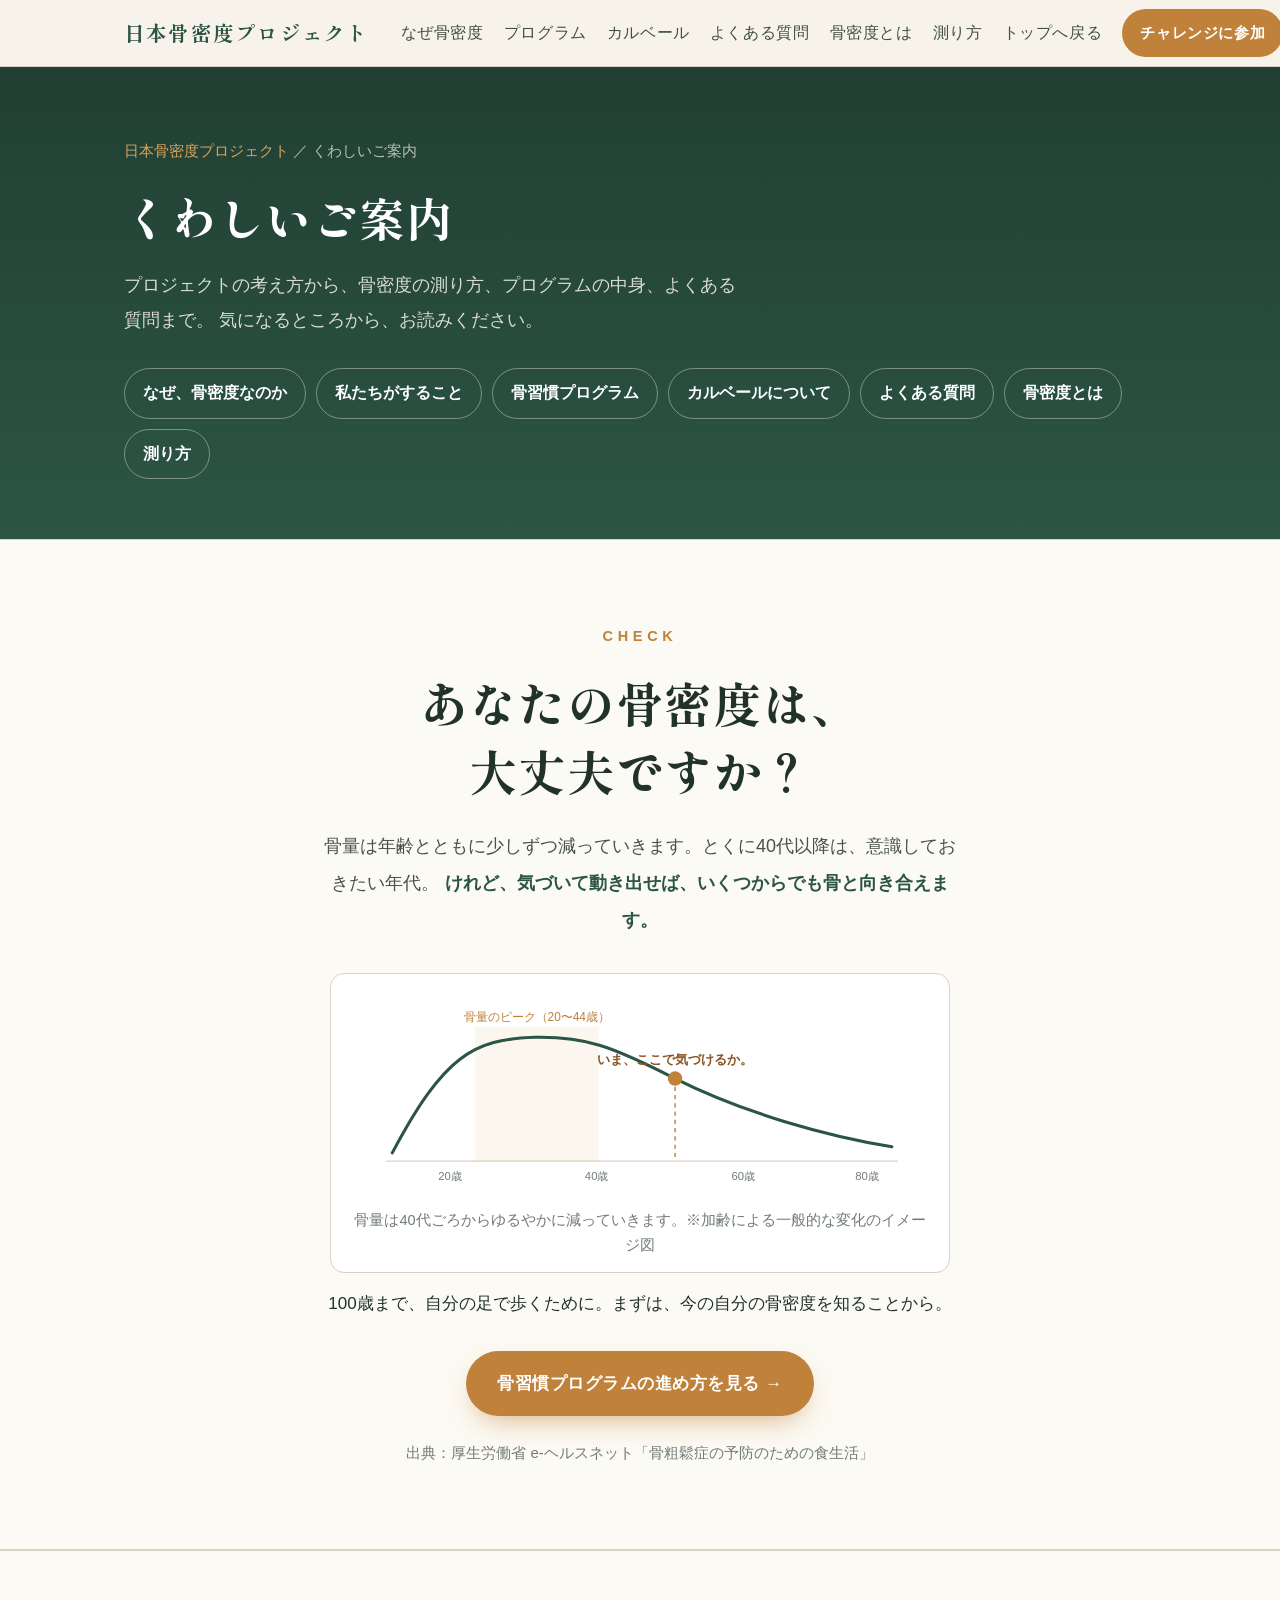
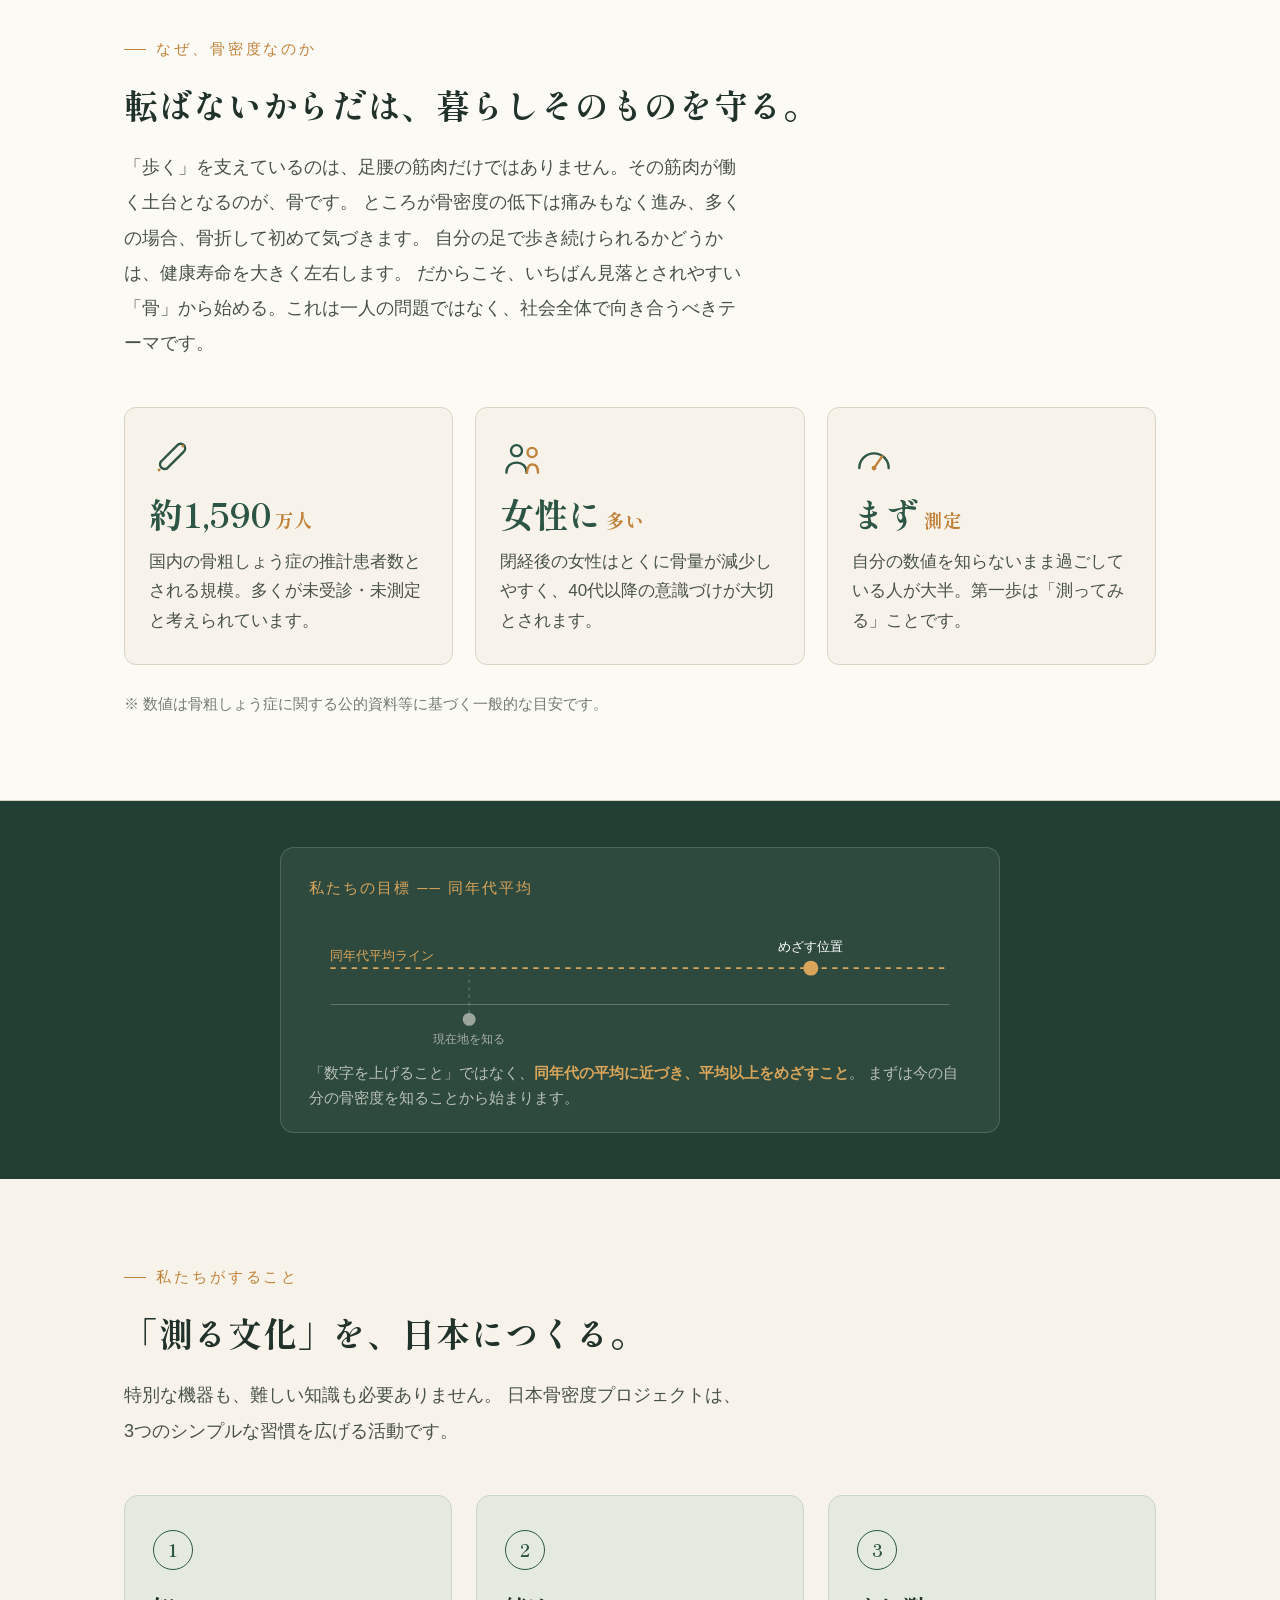
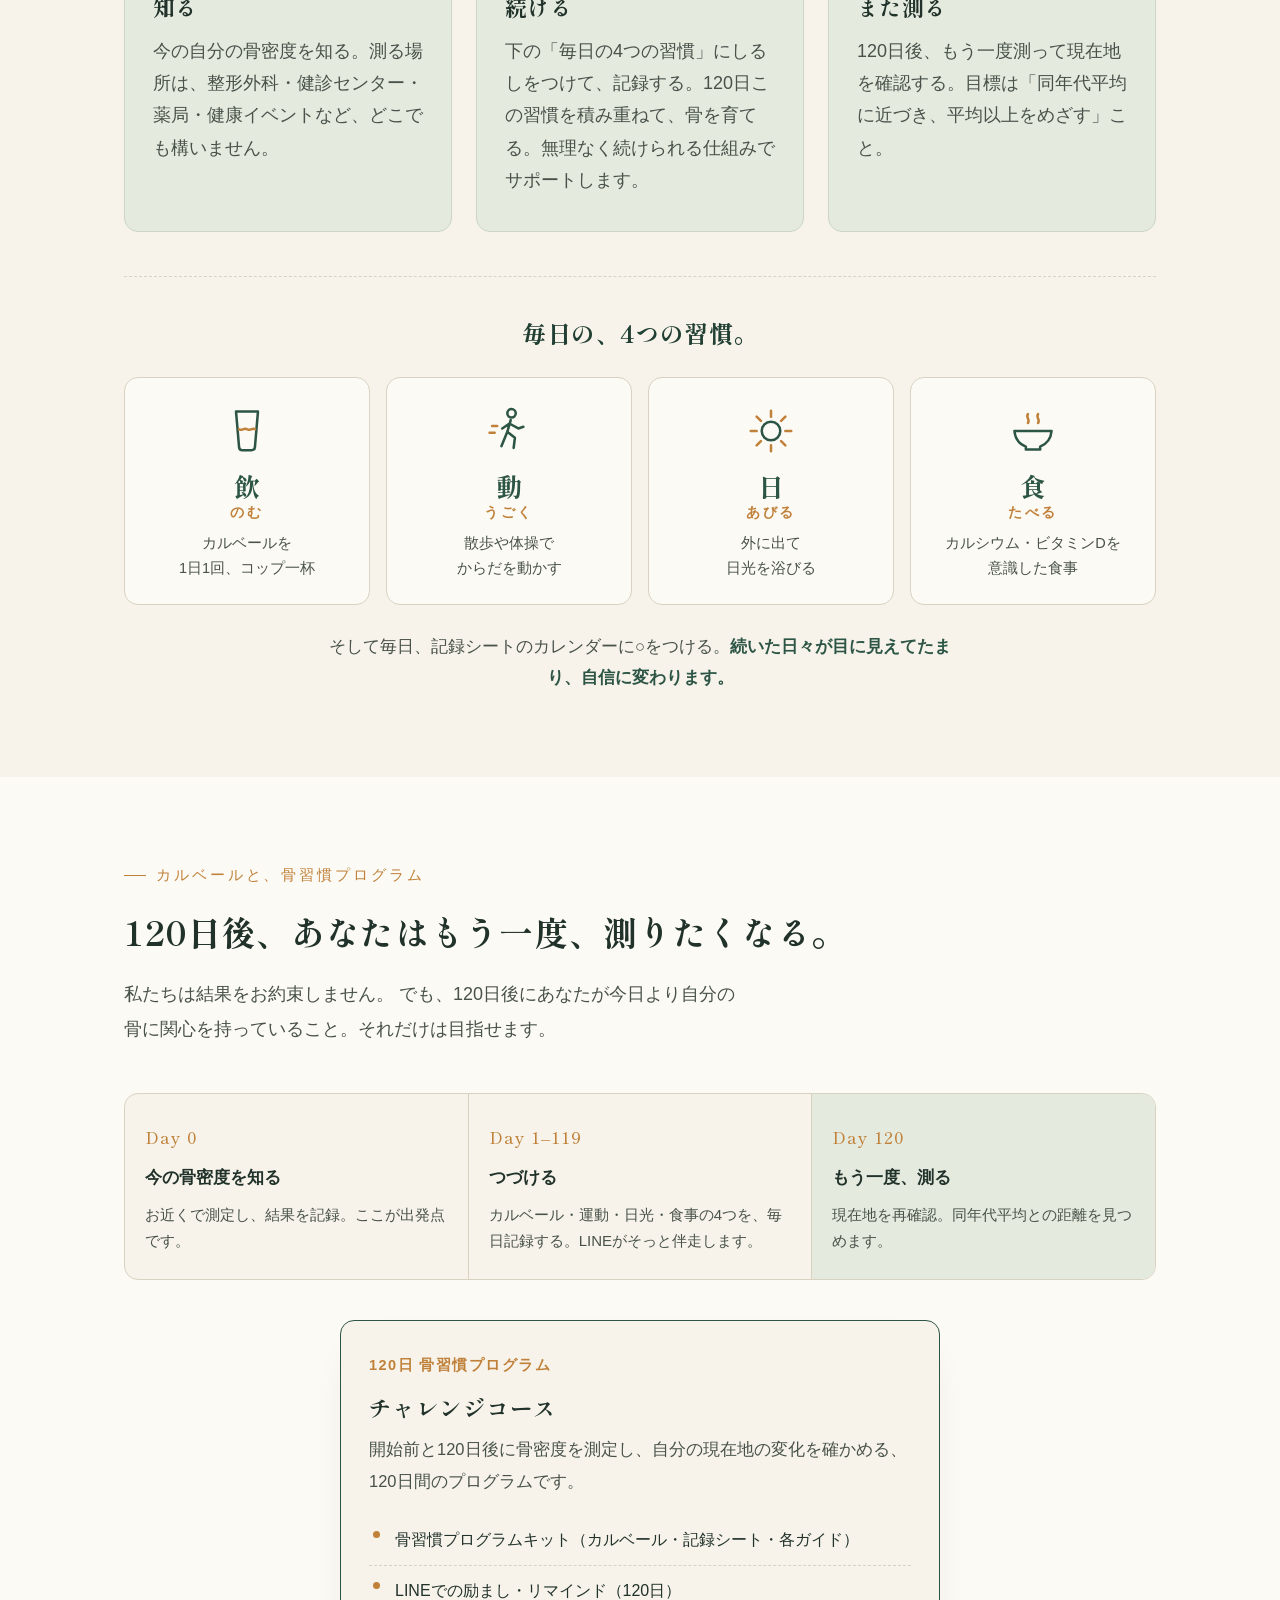
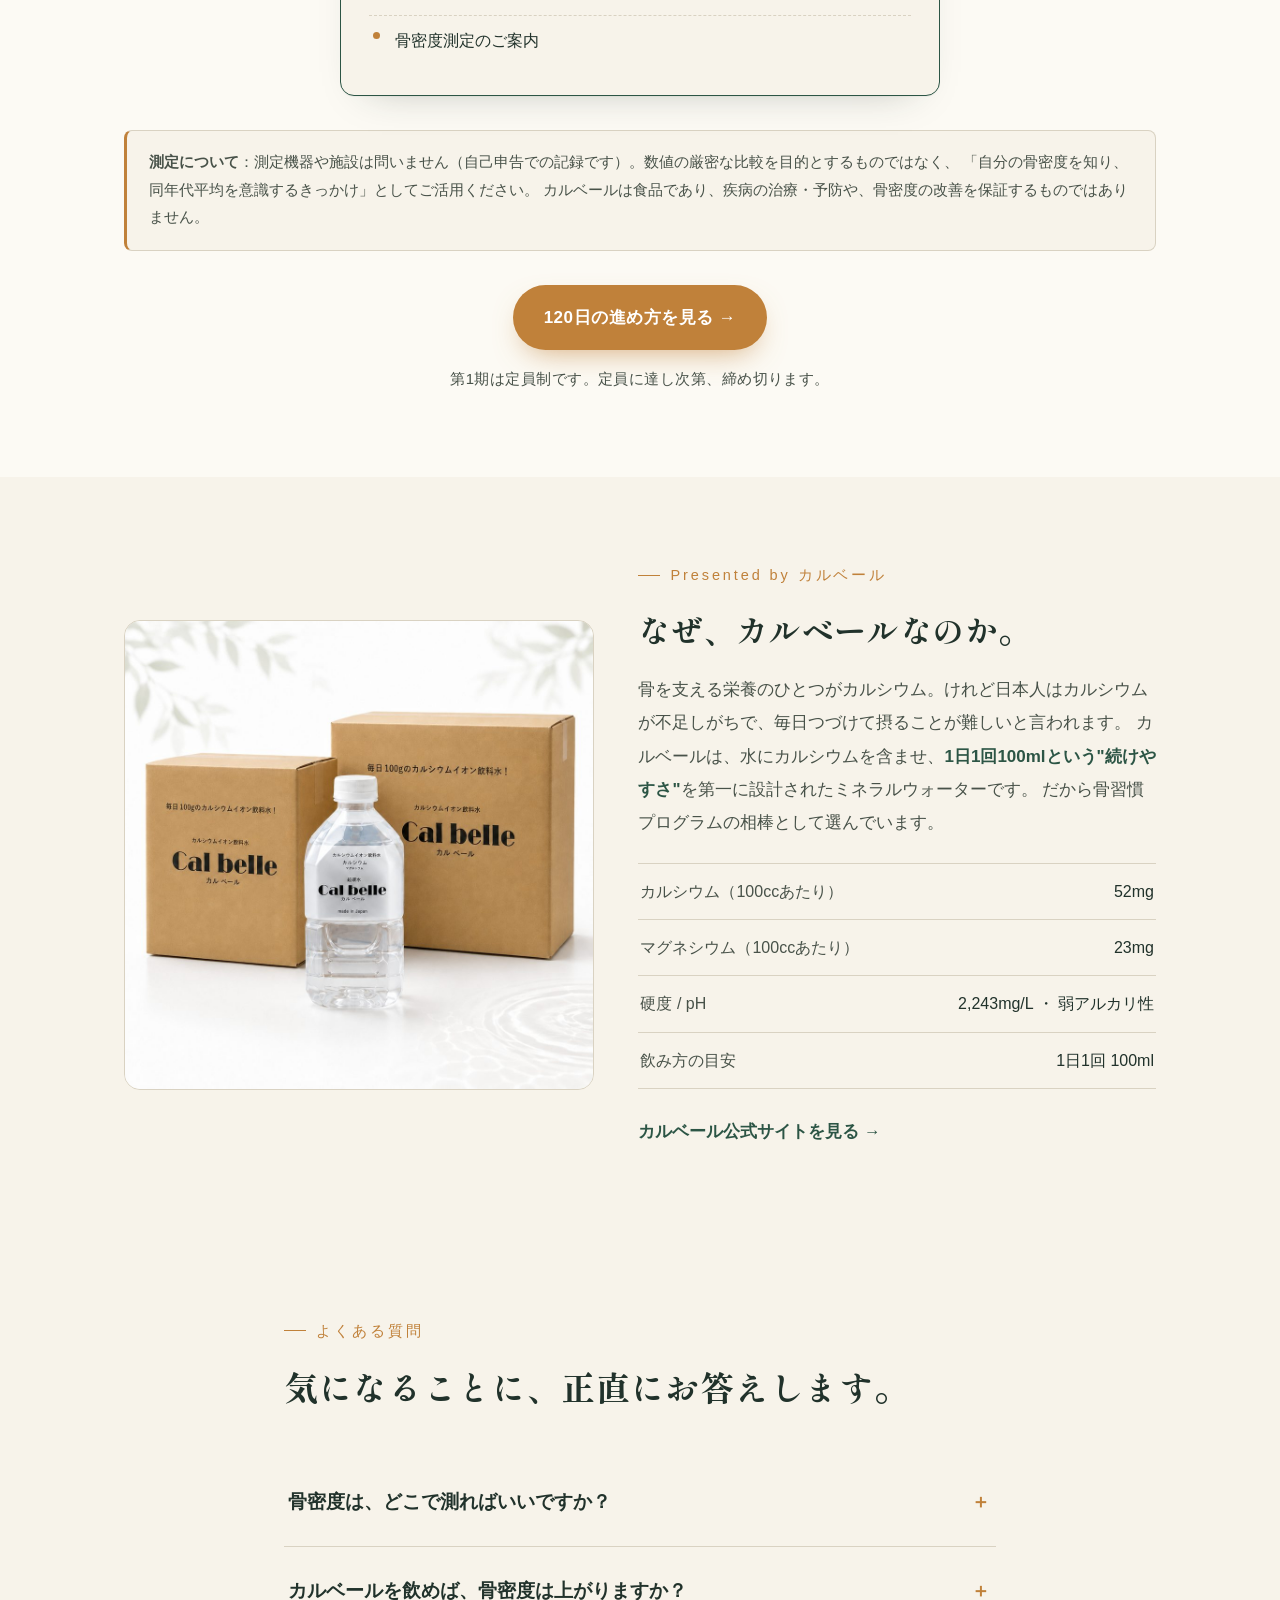
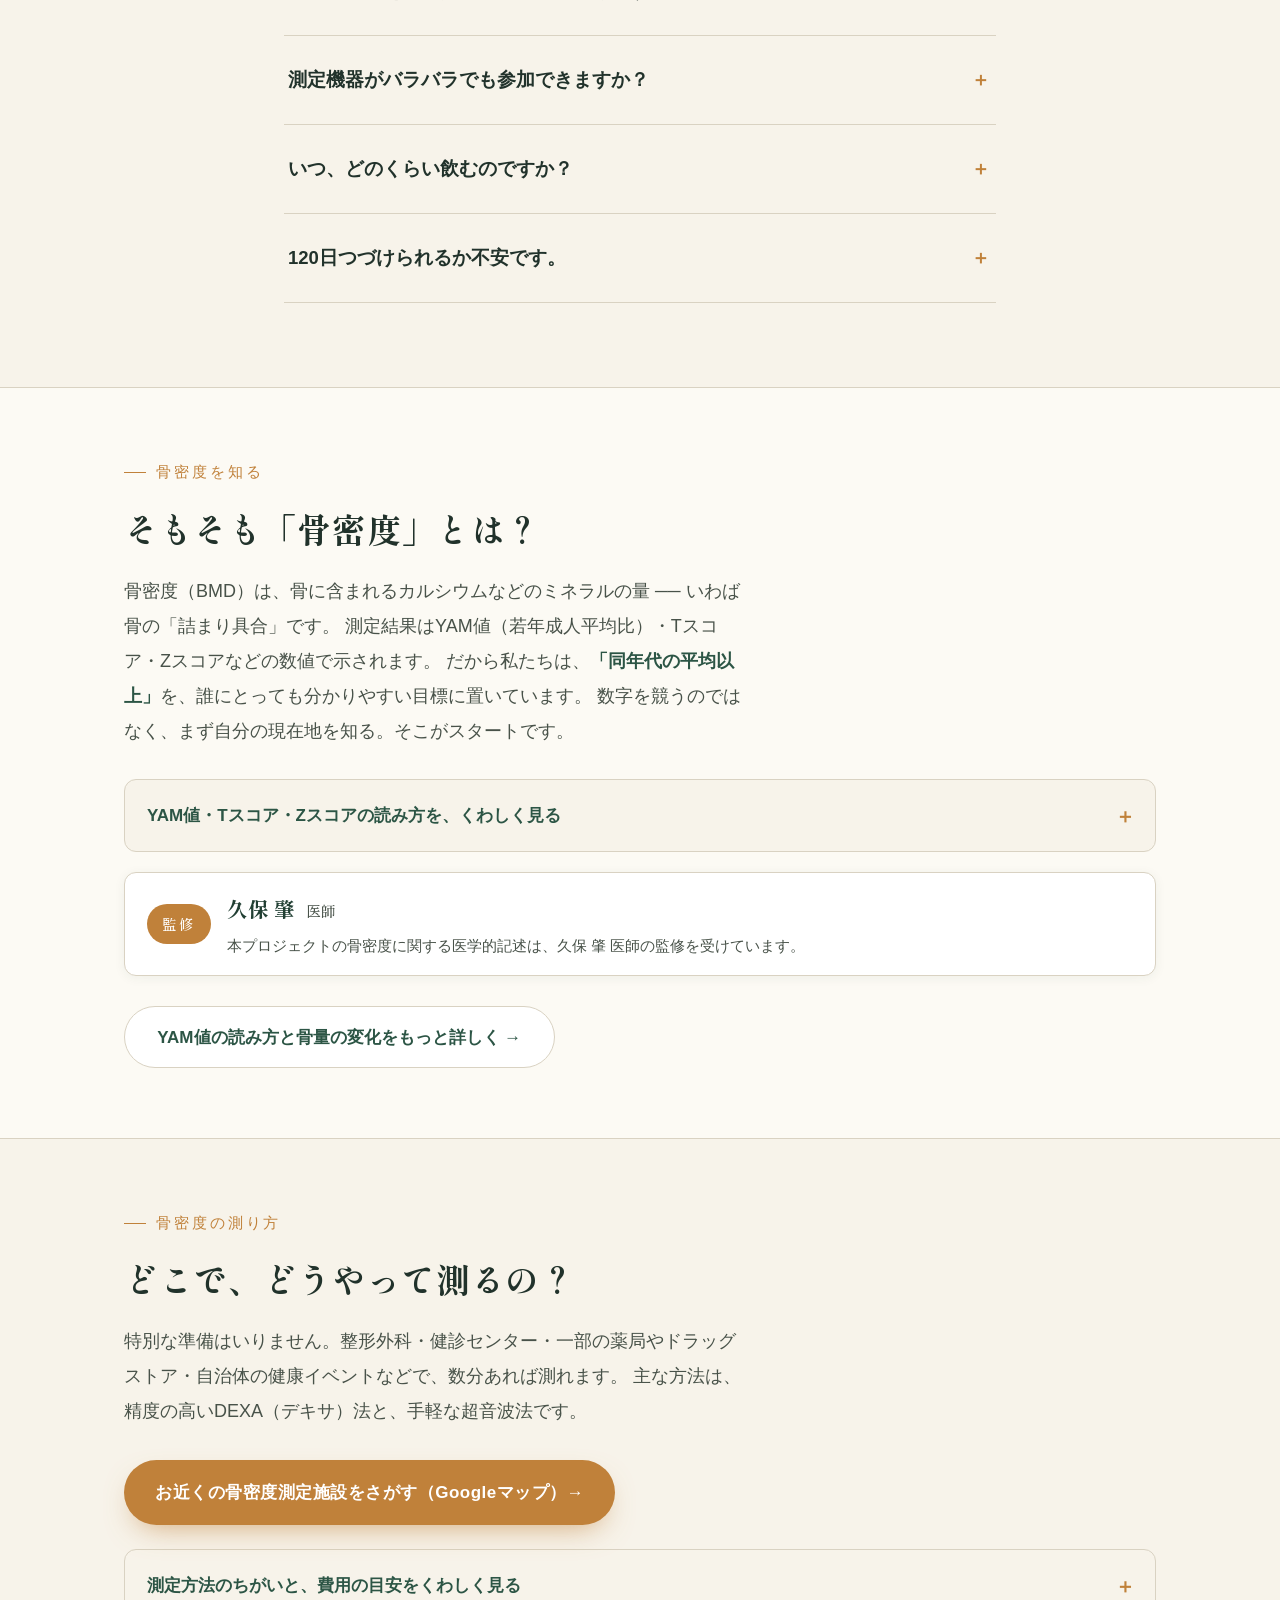
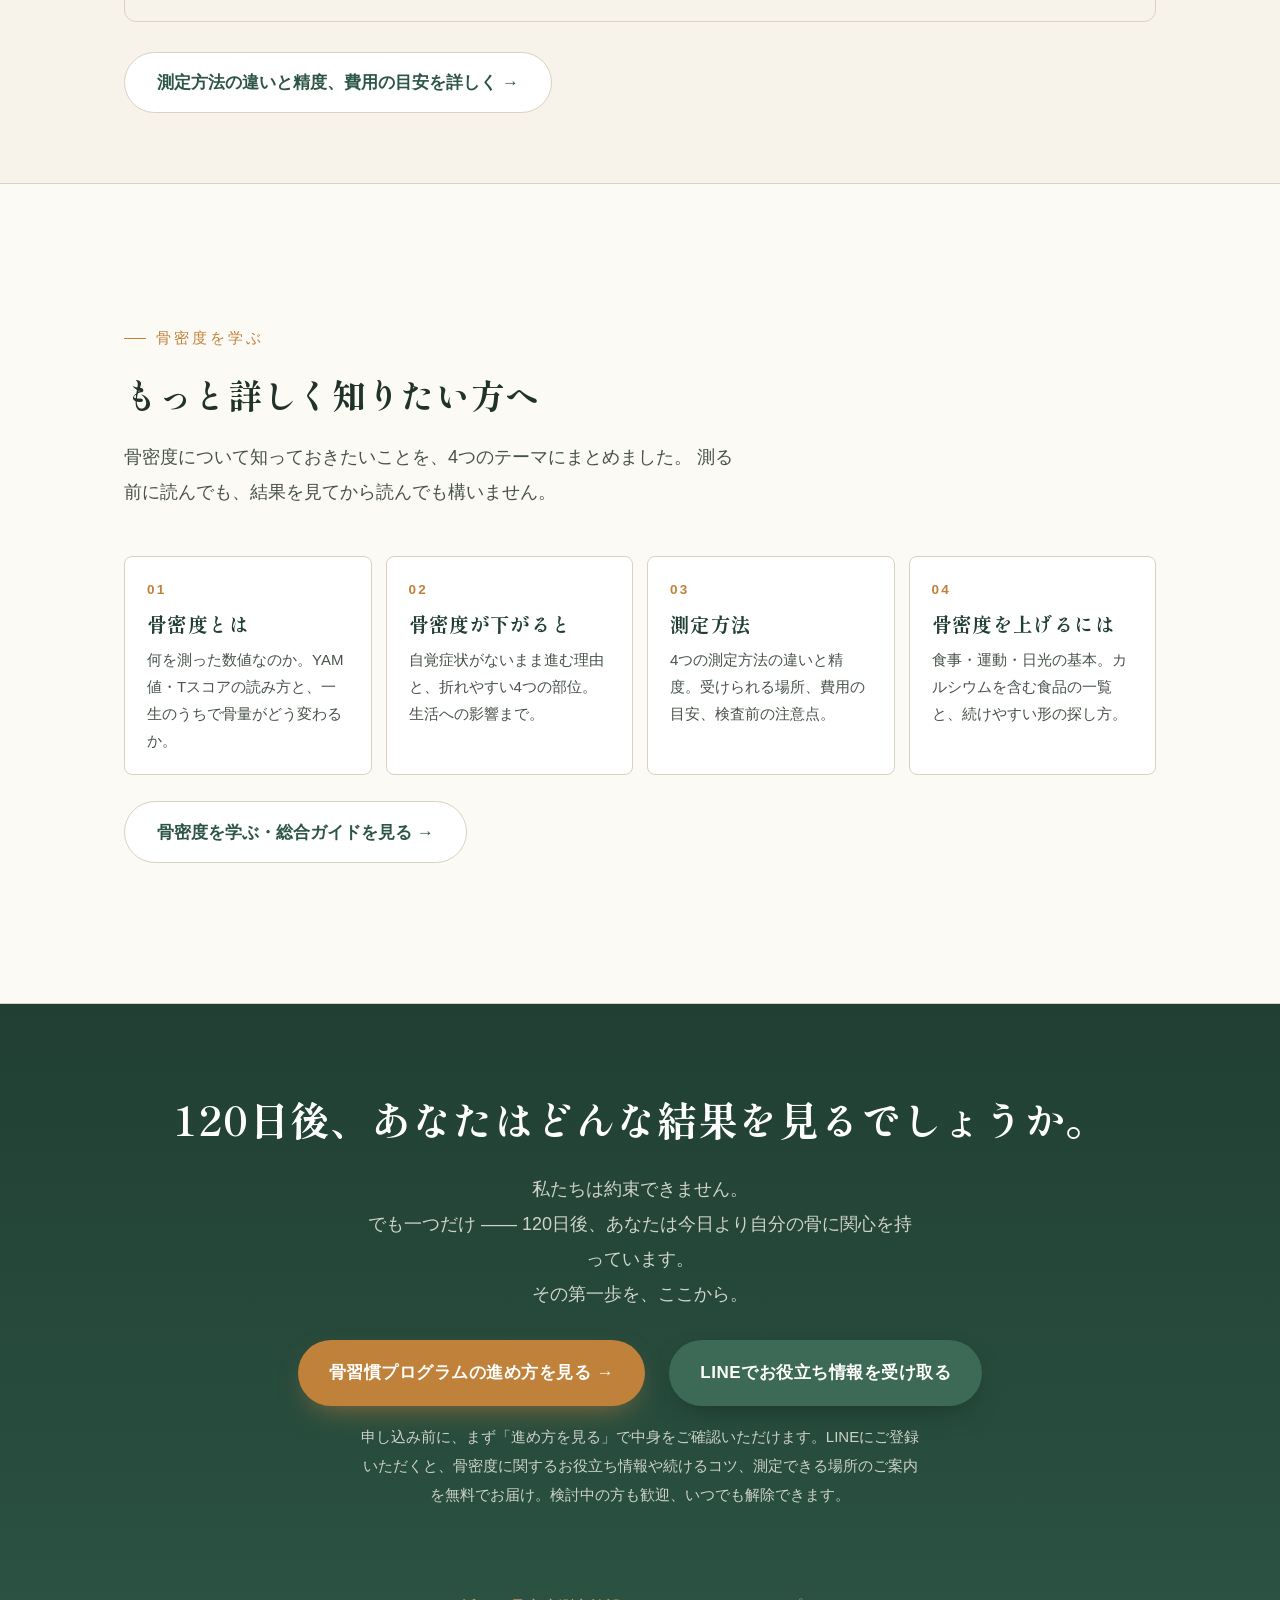
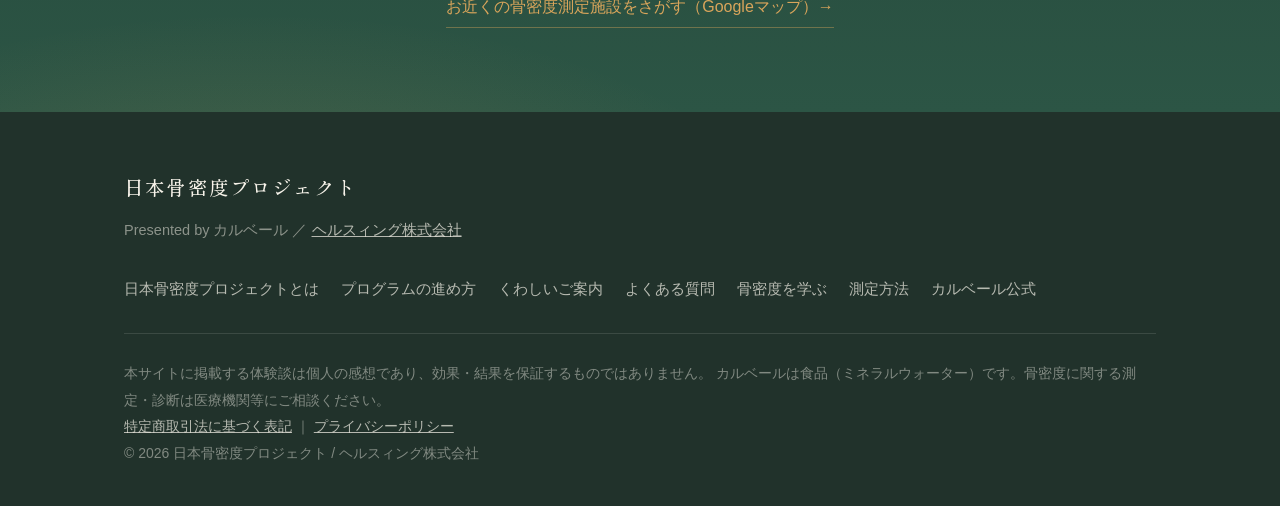
<file: guide.html>
<!DOCTYPE html>
<html lang="ja">
<head>
<meta charset="UTF-8">
<meta name="viewport" content="width=device-width, initial-scale=1.0">
<title>くわしいご案内｜日本骨密度プロジェクト</title>
<meta name="description" content="日本骨密度プロジェクトと120日 骨習慣プログラムのくわしいご案内。なぜ骨密度なのか、骨密度の測り方、プログラムの流れ、カルベールについて、よくある質問をまとめています。">

<!-- SEO / canonical / OGP -->
<link rel="canonical" href="https://kotsumitsudo.jp/guide.html">
<meta property="og:type" content="article">
<meta property="og:site_name" content="日本骨密度プロジェクト">
<meta property="og:locale" content="ja_JP">
<meta property="og:title" content="くわしいご案内｜日本骨密度プロジェクト">
<meta property="og:description" content="日本骨密度プロジェクトと120日 骨習慣プログラムのくわしいご案内。なぜ骨密度なのか、骨密度の測り方、プログラムの流れ、カルベールについて、よくある質問をまとめています。">
<meta property="og:url" content="https://kotsumitsudo.jp/guide.html">
<meta property="og:image" content="https://kotsumitsudo.jp/assets/img/ogp.png">
<meta property="og:image:width" content="1200">
<meta property="og:image:height" content="630">
<meta name="twitter:card" content="summary_large_image">
<meta name="twitter:title" content="くわしいご案内｜日本骨密度プロジェクト">
<meta name="twitter:description" content="日本骨密度プロジェクトと120日 骨習慣プログラムのくわしいご案内。なぜ骨密度なのか、骨密度の測り方、プログラムの流れ、カルベールについて、よくある質問をまとめています。">
<meta name="twitter:image" content="https://kotsumitsudo.jp/assets/img/ogp.png">

<script type="application/ld+json">
{"@context":"https://schema.org","@type":"BreadcrumbList","itemListElement":[{"@type":"ListItem","position":1,"name":"日本骨密度プロジェクト","item":"https://kotsumitsudo.jp/"},{"@type":"ListItem","position":2,"name":"くわしいご案内","item":"https://kotsumitsudo.jp/guide.html"}]}
</script>

<!-- Google tag (gtag.js) -->
<script async src="https://www.googletagmanager.com/gtag/js?id=G-N0171GTLM5"></script>
<script>
  window.dataLayer = window.dataLayer || [];
  function gtag(){dataLayer.push(arguments);}
  gtag('js', new Date());
  gtag('config', 'G-N0171GTLM5');
</script>

<link rel="icon" href="/favicon.ico" sizes="any">
<link rel="icon" type="image/png" href="/assets/img/favicon-32.png" sizes="32x32">
<link rel="apple-touch-icon" href="/apple-touch-icon.png">

<link rel="preconnect" href="https://fonts.googleapis.com">
<link rel="preconnect" href="https://fonts.gstatic.com" crossorigin>
<link href="https://fonts.googleapis.com/css2?family=Shippori+Mincho+B1:wght@500;600;700;800&family=Zen+Kaku+Gothic+New:wght@400;500;700&display=swap" rel="stylesheet">

<style>
:root{
  --pine:#2C5545;
  --pine-deep:#213F33;
  --ink:#21322B;
  --amber:#C0813A;
  --amber-soft:#D9A55B;
  --ivory:#F7F3EA;
  --paper:#FCFAF4;
  --sage:#E5EADF;
  --sage-line:#CBD6C6;
  --line:#D9D2C2;
  --muted:#485249;
  --shadow:0 1px 0 rgba(33,50,43,.04), 0 18px 40px -28px rgba(33,50,43,.35);
}
*{box-sizing:border-box;}
html{scroll-behavior:smooth;}
body{
  margin:0;
  font-family:"Zen Kaku Gothic New",-apple-system,BlinkMacSystemFont,"Hiragino Kaku Gothic ProN",sans-serif;
  color:var(--ink);
  background:var(--ivory);
  line-height:1.95;
  font-size:19.5px;
  font-weight:500;
}
.serif{font-family:"Shippori Mincho B1",serif;}
h1,h2,h3{font-family:"Shippori Mincho B1",serif;font-weight:700;letter-spacing:.02em;line-height:1.5;margin:0;}
p{margin:0;}
a{color:inherit;}
img{max-width:100%;display:block;}
.wrap{max-width:1080px;margin:0 auto;padding:0 24px;}
.narrow{max-width:760px;margin:0 auto;padding:0 24px;}

/* ---------- 記事への導線 ---------- */
.learn-more{margin-top:30px;}
.learn-more a{
  display:inline-block;font-weight:700;font-size:17px;color:var(--pine);
  text-decoration:none;border:1px solid var(--line);border-radius:999px;
  padding:.78em 1.9em;background:#fff;transition:border-color .18s ease,color .18s ease;
}
.learn-more a:hover{border-color:var(--amber);color:var(--amber);}

.learn-hub{background:var(--paper);border-top:1px solid var(--line);border-bottom:1px solid var(--line);}
.learn-hub .wrap{padding-top:56px;padding-bottom:56px;}
.learn-grid{display:grid;grid-template-columns:repeat(auto-fit,minmax(230px,1fr));gap:14px;margin-top:28px;}
.learn-card{
  display:block;text-decoration:none;background:#fff;
  border:1px solid var(--line);border-radius:8px;padding:20px 22px;
  transition:border-color .18s ease;
}
.learn-card:hover{border-color:var(--amber);}
.learn-card .n{font-size:13.5px;letter-spacing:.16em;color:var(--amber);font-weight:700;}
.learn-card h3{font-size:19.5px;color:var(--pine-deep);margin:6px 0 8px;}
.learn-card p{font-size:15px;color:var(--muted);line-height:1.8;}
.learn-hub .allmore{margin-top:26px;}

/* ---------- header ---------- */
.site-header{
  position:sticky;top:0;z-index:50;
  background:rgba(247,243,234,.9);
  backdrop-filter:saturate(140%) blur(8px);
  border-bottom:1px solid var(--line);
}
.site-header .wrap{display:flex;align-items:center;justify-content:space-between;height:66px;}
.brand{display:flex;align-items:baseline;gap:10px;text-decoration:none;}
.brand .mark{font-family:"Shippori Mincho B1",serif;font-weight:700;font-size:20.5px;color:var(--pine);letter-spacing:.06em;white-space:nowrap;}
.brand .sub{font-size:13.5px;color:var(--muted);letter-spacing:.18em;}
.nav{display:flex;gap:26px;align-items:center;}
.nav a{text-decoration:none;font-size:15.5px;color:var(--ink);letter-spacing:.04em;opacity:.85;white-space:nowrap;}
.nav a:hover{opacity:1;color:var(--pine);}
.nav .btn-sm{
  background:var(--amber);color:#fff;padding:9px 18px;border-radius:999px;
  font-size:15px;font-weight:700;letter-spacing:.04em;opacity:1;
}
.nav .btn-sm:hover{background:#a86f2d;color:#fff;}
.menu-toggle{display:none;}

/* ---------- hero (single image, headline on green field) ---------- */
.hero{
  position:relative;min-height:clamp(460px,60vh,620px);
  display:flex;align-items:center;justify-content:flex-start;background:var(--pine-deep);
  color:var(--ivory);overflow:hidden;isolation:isolate;-webkit-font-smoothing:antialiased;
}
.hero-bg{position:absolute;inset:0;width:100%;height:100%;object-fit:cover;object-position:center 20%;z-index:0;}
.hero-shade{
  position:absolute;inset:0;z-index:1;
  background:
    linear-gradient(90deg, rgba(18,40,30,.34) 0%, transparent 34%),
    linear-gradient(270deg, rgba(18,40,30,.64) 0%, rgba(18,40,30,.32) 30%, transparent 58%);
}
.hero-content{
  position:relative;z-index:2;max-width:560px;text-align:left;
  padding:0 24px 0 clamp(24px,6vw,92px);
}
.hero-content .eyebrow{display:none;margin-bottom:20px;} /* desktopは縦書きタイトルを使用。狭幅で表示 */

/* 右側・縦書きのミッション（歩く人に重ねる） */
.hero-mission-v{
  position:absolute;z-index:2;top:50%;transform:translateY(-40%);right:clamp(12px,3vw,44px);
  display:flex;flex-direction:row;align-items:flex-start;gap:clamp(4px,1vw,14px);
  pointer-events:none;
}
.hero-mission-v span{writing-mode:vertical-rl;text-orientation:mixed;font-family:"Shippori Mincho B1",serif;}
.hero-mission-v .mv-main{
  font-weight:800;color:#fff;letter-spacing:.06em;
  font-size:clamp(28px,4.2vw,50px);
  text-shadow:0 2px 22px rgba(0,0,0,.62),0 0 4px rgba(0,0,0,.5);
}
.hero-mission-v .mv-accent{
  font-weight:700;color:var(--amber-soft);letter-spacing:.1em;margin-top:2px;
  font-size:clamp(18.5px,2.3vw,26px);
  text-shadow:0 0 5px rgba(0,0,0,.9),0 0 12px rgba(0,0,0,.7),0 2px 4px rgba(0,0,0,.85);
}
.tcy{text-combine-upright:all;-webkit-text-combine:horizontal;}

/* 左側・ブランド（グリーン地） */
.brand-title{
  font-family:"Shippori Mincho B1",serif;font-weight:800;color:#fff;
  font-size:clamp(30px,4.6vw,54px);line-height:1.28;letter-spacing:.02em;
  text-shadow:0 2px 30px rgba(0,0,0,.25);
}
.brand-tag{
  font-family:"Shippori Mincho B1",serif;font-weight:700;color:var(--amber-soft);
  font-size:clamp(20.5px,2.4vw,26px);letter-spacing:.08em;margin-top:12px;
}
.brand-note{font-family:"Zen Kaku Gothic New",sans-serif;font-size:15.5px;color:rgba(247,243,234,.82);letter-spacing:.03em;margin-top:12px;}
.hero-pill{
  display:inline-flex;align-items:center;gap:9px;margin-top:20px;
  background:rgba(216,165,91,.16);border:1px solid rgba(216,165,91,.5);
  color:var(--amber-soft);font-size:15px;font-weight:700;letter-spacing:.05em;
  padding:8px 16px;border-radius:999px;text-shadow:0 1px 6px rgba(0,0,0,.5);
}
.hero-pill::before{content:"";width:8px;height:8px;border-radius:50%;background:#7BD389;flex:0 0 auto;}
.hero-mission-mobile{display:none;}
.hero-big{
  font-family:"Shippori Mincho B1",serif;font-weight:800;color:#fff;
  font-size:clamp(30px,5vw,58px);line-height:1.34;letter-spacing:.02em;
  text-shadow:0 2px 20px rgba(0,0,0,.6),0 0 5px rgba(0,0,0,.45);
}
.hero-sub{
  font-family:"Shippori Mincho B1",serif;font-weight:600;
  font-size:clamp(22px,2.8vw,30px);color:var(--amber-soft);
  letter-spacing:.06em;margin-top:18px;
  text-shadow:0 0 5px rgba(0,0,0,.85),0 2px 14px rgba(0,0,0,.6);
}
.hero-sub small{
  display:block;font-family:"Zen Kaku Gothic New",sans-serif;font-weight:400;
  font-size:15.5px;color:rgba(247,243,234,.9);letter-spacing:.04em;margin-top:6px;
  text-shadow:0 1px 8px rgba(0,0,0,.8);
}
.hero-cta{margin-top:34px;}
.scroll-run{
  position:absolute;left:clamp(24px,6vw,92px);bottom:20px;z-index:3;
  writing-mode:vertical-rl;font-size:13.5px;letter-spacing:.34em;
  color:rgba(247,243,234,.85);display:flex;align-items:center;gap:12px;
}
.scroll-run::after{content:"";writing-mode:horizontal-tb;width:1px;height:46px;background:rgba(247,243,234,.6);animation:scrollline 1.8s ease-in-out infinite;transform-origin:top;}
@keyframes scrollline{0%,100%{transform:scaleY(.3);opacity:.4;}50%{transform:scaleY(1);opacity:1;}}
.btn-green{background:#3d6a56;color:#fff;box-shadow:0 12px 30px -14px rgba(20,38,30,.8);}
.btn-green:hover{background:#315646;color:#fff;transform:translateY(-1px);}

/* signature band under hero */
.avg-band{background:var(--pine-deep);padding:46px 0;}
.avg-band .gauge{margin:0 auto;max-width:720px;}

/* awareness block */
.awareness{background:var(--paper);border-top:1px solid var(--line);border-bottom:1px solid var(--line);text-align:center;padding:82px 0;}
.aw-kicker{letter-spacing:.32em;font-size:14.5px;color:var(--amber);font-weight:700;margin-bottom:18px;}
.aw-q{font-family:"Shippori Mincho B1",serif;font-weight:800;font-size:clamp(28px,5vw,48px);line-height:1.42;color:var(--ink);}
.aw-stat{max-width:640px;margin:24px auto 0;font-size:18px;line-height:2.05;color:var(--muted);}
.aw-stat b{color:var(--pine);}
.aw-hope{max-width:640px;margin:14px auto 30px;font-size:17px;line-height:2;color:var(--ink);}
.aw-note{margin-top:22px;font-size:15px;color:#727c74;}

/* hero momentum + heat */
.hero-momentum{
  margin-top:26px;font-size:15.5px;color:rgba(247,243,234,.95);
  display:flex;align-items:center;justify-content:flex-start;gap:10px;letter-spacing:.03em;
  text-shadow:0 1px 8px rgba(0,0,0,.8);
}
.hero-momentum b{font-family:"Shippori Mincho B1",serif;color:var(--amber-soft);font-size:22px;margin:0 3px;}
.pulse{width:9px;height:9px;border-radius:50%;background:#7BD389;flex:0 0 auto;
  box-shadow:0 0 0 0 rgba(123,211,137,.7);animation:pulse 1.9s infinite;}
@keyframes pulse{0%{box-shadow:0 0 0 0 rgba(123,211,137,.6);}70%{box-shadow:0 0 0 11px rgba(123,211,137,0);}100%{box-shadow:0 0 0 0 rgba(123,211,137,0);}}

/* manifesto band */
.manifesto{
  background:linear-gradient(135deg,#C88A3C 0%, #A8692A 55%, #8A5320 100%);
  color:#fff;text-align:center;padding:90px 0;position:relative;overflow:hidden;
}
.manifesto::before{content:"";position:absolute;inset:0;
  background:repeating-linear-gradient(120deg, rgba(255,255,255,.05) 0 2px, transparent 2px 46px);}
.mf-inner{position:relative;z-index:1;}
.mf-kicker{letter-spacing:.34em;font-size:14.5px;color:rgba(255,255,255,.8);margin-bottom:22px;font-weight:700;}
.mf-lines{font-family:"Shippori Mincho B1",serif;font-weight:800;font-size:clamp(30px,5.6vw,54px);line-height:1.3;color:#fff;text-shadow:0 2px 20px rgba(0,0,0,.15);}
.mf-body{max-width:660px;margin:26px auto 34px;font-size:18px;line-height:2.05;color:rgba(255,255,255,.94);}
.btn-onwarm{background:#fff;color:#8A5320;box-shadow:0 14px 34px -14px rgba(0,0,0,.4);}
.btn-onwarm:hover{background:#FCF6EC;color:#7a4718;transform:translateY(-1px);}
.eyebrow{
  display:inline-flex;align-items:center;gap:9px;
  font-size:14.5px;letter-spacing:.22em;color:var(--amber-soft);
  text-transform:none;margin-bottom:26px;
}
.eyebrow::before{content:"";width:26px;height:1px;background:var(--amber-soft);display:inline-block;}
.hero h1{
  color:#fff;font-size:clamp(30px,5.4vw,54px);line-height:1.42;font-weight:700;
  text-shadow:0 1px 30px rgba(0,0,0,.15);
}
.hero .lead{
  margin-top:26px;max-width:560px;font-size:19px;line-height:2;color:rgba(247,243,234,.86);
}
.mission-tag{
  font-family:"Shippori Mincho B1",serif;
  display:inline-block;margin-top:8px;font-size:clamp(24px,3.4vw,30px);color:var(--amber-soft);
}
.hero-cta{display:flex;flex-wrap:wrap;gap:14px;margin-top:38px;justify-content:flex-start;}
.btn{
  display:inline-flex;align-items:center;gap:9px;
  padding:15px 30px;border-radius:999px;font-weight:700;font-size:17px;
  letter-spacing:.03em;text-decoration:none;transition:.18s;border:1px solid transparent;
}
.btn-primary{background:var(--amber);color:#fff;box-shadow:0 12px 30px -12px rgba(192,129,58,.7);}
.btn-primary:hover{background:#a86f2d;transform:translateY(-1px);}
.btn-ghost{background:transparent;color:var(--ivory);border-color:rgba(247,243,234,.35);}
.btn-ghost:hover{border-color:var(--ivory);background:rgba(247,243,234,.08);}

/* signature: 同年代平均ライン */
.gauge{
  margin-top:52px;background:rgba(247,243,234,.06);
  border:1px solid rgba(247,243,234,.16);border-radius:14px;padding:26px 28px 22px;
  max-width:640px;
}
.gauge-label{font-size:14.5px;letter-spacing:.14em;color:var(--amber-soft);margin-bottom:16px;}
.gauge svg{width:100%;height:auto;display:block;}
.gauge-cap{font-size:14.5px;color:rgba(247,243,234,.7);margin-top:14px;line-height:1.7;}

/* ---------- generic section ---------- */
section{padding:84px 0;}
.section-head{margin-bottom:46px;}
.kicker{
  font-size:14.5px;letter-spacing:.2em;color:var(--amber);margin-bottom:16px;
  display:flex;align-items:center;gap:10px;
}
.kicker::before{content:"";width:22px;height:1px;background:var(--amber);}
.section-head h2{font-size:clamp(26px,3.6vw,34px);color:var(--ink);line-height:1.5;}
.section-head .desc{margin-top:20px;max-width:620px;color:var(--muted);font-size:18px;}

/* why */
.why{background:var(--paper);border-top:1px solid var(--line);border-bottom:1px solid var(--line);}
.stat-row{display:grid;grid-template-columns:repeat(3,1fr);gap:22px;margin-top:8px;}
.stat{background:var(--ivory);border:1px solid var(--line);border-radius:12px;padding:28px 24px;}
.stat .num{font-family:"Shippori Mincho B1",serif;font-size:34px;color:var(--pine);font-weight:700;line-height:1.2;}
.stat .num small{font-size:18.5px;color:var(--amber);margin-left:4px;}
.stat .t{margin-top:12px;font-size:17px;color:var(--muted);line-height:1.75;}
.src{margin-top:26px;font-size:15px;color:#727c74;line-height:1.7;}

/* steps 3 */
.steps{display:grid;grid-template-columns:repeat(3,1fr);gap:24px;}
.step{
  background:var(--sage);border:1px solid var(--sage-line);border-radius:14px;padding:34px 28px;
  position:relative;
}
.step .no{
  font-family:"Shippori Mincho B1",serif;font-size:17px;color:var(--pine);
  border:1.5px solid var(--pine);width:40px;height:40px;border-radius:50%;
  display:flex;align-items:center;justify-content:center;margin-bottom:20px;font-weight:700;
}
.step h3{font-size:22px;color:var(--ink);margin-bottom:12px;}
.step p{font-size:18px;color:var(--muted);line-height:1.8;}

/* participants */
.people{background:var(--pine);color:var(--ivory);}
.people .kicker{color:var(--amber-soft);}
.people .kicker::before{background:var(--amber-soft);}
.people .section-head h2{color:#fff;}
.people .section-head .desc{color:rgba(247,243,234,.82);}
.people-grid{display:grid;grid-template-columns:repeat(3,1fr);gap:22px;}
.person{
  background:rgba(247,243,234,.05);border:1px solid rgba(247,243,234,.16);
  border-radius:14px;overflow:hidden;
}
.person .ph{
  aspect-ratio:4/3;background:
    repeating-linear-gradient(135deg,rgba(247,243,234,.06) 0 12px,rgba(247,243,234,.03) 12px 24px);
  display:flex;align-items:center;justify-content:center;color:rgba(247,243,234,.55);
  font-size:14.5px;letter-spacing:.08em;text-align:center;position:relative;
}
.person .ph .play{
  width:52px;height:52px;border-radius:50%;border:1.5px solid rgba(247,243,234,.5);
  display:flex;align-items:center;justify-content:center;margin-bottom:8px;
}
.person .ph .play::after{content:"";border-left:12px solid rgba(247,243,234,.7);border-top:8px solid transparent;border-bottom:8px solid transparent;margin-left:3px;}
.person .body{padding:20px 22px 24px;}
.person .body .name{font-family:"Shippori Mincho B1",serif;font-size:20.5px;color:#fff;}
.person .body .meta{font-size:14.5px;color:var(--amber-soft);margin-top:4px;letter-spacing:.06em;}
.person .body .quote{font-size:16px;color:rgba(247,243,234,.8);margin-top:14px;line-height:1.8;}
.people-note{margin-top:30px;font-size:14.5px;color:rgba(247,243,234,.6);}

/* text voices (within participants section) */
.voice-block{margin-top:42px;}
.voice-heading{
  font-family:"Shippori Mincho B1",serif;font-weight:700;font-size:20.5px;color:#fff;
  padding-bottom:16px;margin-bottom:22px;border-bottom:1px solid rgba(247,243,234,.16);
}
.voice-list{display:flex;flex-direction:column;gap:16px;}
.voice-item{
  background:rgba(247,243,234,.05);border:1px solid rgba(247,243,234,.16);
  border-radius:14px;padding:26px 28px;
}
.voice-item .v-head{display:flex;align-items:baseline;flex-wrap:wrap;gap:6px 14px;}
.voice-item .v-name{font-family:"Shippori Mincho B1",serif;font-size:20.5px;color:#fff;}
.voice-item .v-meta{font-size:14.5px;color:var(--amber-soft);letter-spacing:.06em;}
.voice-item .v-title{font-size:16.5px;color:var(--amber-soft);margin:10px 0 4px;line-height:1.7;}
.voice-item .v-body{position:relative;}
.voice-item .v-body p{font-size:17px;color:rgba(247,243,234,.85);line-height:1.95;margin-top:14px;}
.voice-item .v-body p:first-child{margin-top:14px;}
.voice-item.clamp .v-body{max-height:300px;overflow:hidden;}
.voice-item.clamp .v-body::after{
  content:"";position:absolute;left:0;right:0;bottom:0;height:96px;pointer-events:none;
  background:linear-gradient(rgba(45,84,68,0),rgba(45,84,68,.96));
}
.voice-item.open .v-body{max-height:none;}
.voice-item .v-toggle{
  margin-top:14px;background:none;border:none;cursor:pointer;padding:6px 0;
  font-family:inherit;font-size:15.5px;font-weight:700;color:var(--amber-soft);
  letter-spacing:.04em;display:inline-flex;align-items:center;gap:8px;
}
.voice-item .v-toggle::after{
  content:"";width:8px;height:8px;border-right:2px solid var(--amber-soft);
  border-bottom:2px solid var(--amber-soft);transform:rotate(45deg);transition:transform .2s;
}
.voice-item.open .v-toggle::after{transform:rotate(-135deg);}
.person .ph img{width:100%;height:100%;object-fit:cover;object-position:center 22%;display:block;}
a.person-link{display:block;text-decoration:none;color:inherit;transition:transform .2s,border-color .2s,background .2s;}
a.person-link:hover{transform:translateY(-3px);border-color:rgba(217,165,91,.5);background:rgba(247,243,234,.08);}
.person .read-more{display:inline-block;margin-top:16px;font-size:15px;font-weight:700;color:var(--amber-soft);letter-spacing:.04em;}
a.person-link:hover .read-more{text-decoration:underline;}

/* challenge */
.challenge{background:var(--paper);}
.timeline{
  display:flex;align-items:stretch;gap:0;margin:10px 0 40px;
  border:1px solid var(--line);border-radius:14px;overflow:hidden;background:var(--ivory);
}
.tl-step{flex:1;padding:26px 20px;border-right:1px solid var(--line);position:relative;}
.tl-step:last-child{border-right:none;background:var(--sage);}
.tl-step .day{font-family:"Shippori Mincho B1",serif;font-size:17px;color:var(--amber);letter-spacing:.06em;}
.tl-step .h{font-weight:700;margin-top:8px;font-size:17px;color:var(--ink);}
.tl-step .t{font-size:15px;color:var(--muted);margin-top:8px;line-height:1.7;}
.courses{display:grid;grid-template-columns:1fr 1fr;gap:22px;}
.course{border:1px solid var(--line);border-radius:14px;padding:30px 28px;background:var(--ivory);}
.course.primary{border-color:var(--pine);border-width:1.5px;box-shadow:var(--shadow);}
.course .tag{font-size:14.5px;letter-spacing:.1em;color:var(--amber);font-weight:700;}
.course h3{font-size:22.5px;margin:12px 0 8px;color:var(--ink);}
.course .p{font-size:16.5px;color:var(--muted);}
.course ul{margin:18px 0 0;padding:0;list-style:none;}
.course li{font-size:16px;color:var(--ink);padding:9px 0 9px 26px;position:relative;border-top:1px dashed var(--line);}
.course li:first-child{border-top:none;}
.course li::before{content:"";position:absolute;left:4px;top:16px;width:7px;height:7px;border-radius:50%;background:var(--amber);}

/* passport */
.passport{background:var(--sage);border-top:1px solid var(--sage-line);border-bottom:1px solid var(--sage-line);}
.passport .grid{display:grid;grid-template-columns:1.1fr 1fr;gap:44px;align-items:center;}
.pp-card{
  background:linear-gradient(160deg,var(--pine),var(--pine-deep));
  color:var(--ivory);border-radius:16px;padding:30px;box-shadow:0 24px 50px -24px rgba(33,63,51,.6);
}
.pp-card .t{font-size:13.5px;letter-spacing:.2em;color:var(--amber-soft);}
.pp-card h3{color:#fff;font-size:24px;margin:8px 0 20px;}
.pp-row{display:flex;justify-content:space-between;padding:12px 0;border-bottom:1px solid rgba(247,243,234,.14);font-size:16px;}
.pp-row span:first-child{color:rgba(247,243,234,.7);}
.pp-avg{margin-top:18px;font-size:14.5px;color:var(--amber-soft);}

/* product / calbelle */
.product .grid{display:grid;grid-template-columns:1fr 1.1fr;gap:44px;align-items:center;}
.product .ph{
  aspect-ratio:1/1;border-radius:16px;border:1px solid var(--line);overflow:hidden;
  background:linear-gradient(160deg,#DCEBF5,#EAF2F8);
  display:flex;align-items:center;justify-content:center;color:#16436B;font-size:15px;text-align:center;letter-spacing:.06em;
}
.product h2{font-size:clamp(26px,3.4vw,32px);color:var(--ink);}
.product .p{margin-top:20px;color:var(--muted);font-size:17px;}
.spec{margin-top:24px;border-top:1px solid var(--line);}
.spec div{display:flex;justify-content:space-between;padding:12px 2px;border-bottom:1px solid var(--line);font-size:16px;}
.spec div span:first-child{color:var(--muted);}
.product .link{margin-top:26px;display:inline-flex;align-items:center;gap:8px;color:var(--pine);font-weight:700;text-decoration:none;font-size:16.5px;}
.product .link:hover{color:var(--amber);}

/* rep message */
.rep{background:var(--paper);}
.rep .grid{display:grid;grid-template-columns:200px 1fr;gap:40px;align-items:start;}
.rep .avatar{
  width:200px;aspect-ratio:3/4;border-radius:14px;border:1px solid var(--line);overflow:hidden;
  background:repeating-linear-gradient(135deg,#eee7d6 0 12px,#f3eede 12px 24px);
  display:flex;align-items:center;justify-content:center;color:#a99;font-size:14.5px;text-align:center;
}
.rep blockquote{margin:0;font-family:"Shippori Mincho B1",serif;font-size:22px;line-height:2;color:var(--ink);}
.rep .sig{margin-top:24px;font-size:16px;color:var(--muted);}
.rep .sig b{font-family:"Shippori Mincho B1",serif;color:var(--pine);font-size:18.5px;}

/* faq */
.faq details{border-bottom:1px solid var(--line);padding:4px 0;}
.faq summary{
  cursor:pointer;list-style:none;padding:22px 40px 22px 4px;position:relative;
  font-weight:700;font-size:18.5px;color:var(--ink);
}
.faq summary::-webkit-details-marker{display:none;}
.faq summary::after{content:"＋";position:absolute;right:6px;top:22px;color:var(--amber);font-weight:700;transition:.2s;}
.faq details[open] summary::after{content:"−";}
.faq .a{padding:0 4px 24px;color:var(--muted);font-size:16.5px;line-height:1.9;}

/* final cta */
.final{
  background:
    radial-gradient(900px 400px at 20% 120%, rgba(216,165,91,.18), transparent 60%),
    linear-gradient(180deg,var(--pine-deep),var(--pine));
  color:var(--ivory);text-align:center;
}
.final h2{color:#fff;font-size:clamp(26px,4vw,40px);line-height:1.55;}
.final p{max-width:560px;margin:22px auto 0;color:rgba(247,243,234,.82);font-size:18px;}
.final .hero-cta{justify-content:center;}
.find{
  margin-top:44px;display:inline-flex;align-items:center;gap:10px;
  font-size:16px;color:var(--amber-soft);text-decoration:none;border-bottom:1px solid rgba(216,165,91,.4);padding-bottom:4px;
}
.find:hover{color:#fff;border-color:#fff;}

/* footer */
.footer{background:var(--ink);color:rgba(247,243,234,.7);padding:56px 0 40px;font-size:15px;}
.footer .top{display:flex;justify-content:space-between;flex-wrap:wrap;gap:30px;padding-bottom:30px;border-bottom:1px solid rgba(247,243,234,.12);}
.footer .mark{font-family:"Shippori Mincho B1",serif;font-size:19.5px;color:var(--ivory);letter-spacing:.06em;}
.footer .presented{margin-top:10px;font-size:14.5px;color:rgba(247,243,234,.5);}
.footer .presented a{color:rgba(247,243,234,.7);text-decoration:underline;}
.footer .presented a:hover{color:#fff;}
.footer nav{display:flex;gap:22px;flex-wrap:wrap;}
.footer nav a{color:rgba(247,243,234,.7);text-decoration:none;}
.footer nav a:hover{color:#fff;}
.footer .fine{margin-top:26px;font-size:14px;color:rgba(247,243,234,.45);line-height:1.9;}
.footer .fine a{color:rgba(247,243,234,.7);text-decoration:underline;}

.disclaimer{
  background:var(--ivory);border:1px solid var(--line);border-left:3px solid var(--amber);
  border-radius:8px;padding:18px 22px;font-size:14.5px;color:var(--muted);line-height:1.9;margin-top:34px;
}
.supervise{display:flex;align-items:center;gap:16px;background:#fff;border:1px solid var(--line);
  border-radius:12px;padding:16px 22px;margin-top:20px;box-shadow:0 2px 12px rgba(33,63,51,.06);}
.supervise .sv-badge{flex:none;font-family:"Shippori Mincho B1",serif;font-size:14.5px;letter-spacing:.14em;
  color:#fff;background:var(--amber);border-radius:20px;padding:6px 15px;}
.supervise .sv-name{font-family:"Shippori Mincho B1",serif;font-size:20.5px;font-weight:700;color:var(--pine-deep);}
.supervise .sv-name span{font-size:15px;font-weight:500;color:var(--muted);margin-left:6px;}
.supervise .sv-note{font-size:14.5px;color:var(--muted);line-height:1.8;margin-top:4px;}

@media(max-width:560px){.supervise{align-items:flex-start;gap:12px;padding:16px 18px;}}
/* モバイル追従CTA */
.mobile-cta{position:fixed;left:0;right:0;bottom:0;z-index:120;display:none;
  padding:10px 14px calc(10px + env(safe-area-inset-bottom));
  background:rgba(33,63,51,.96);box-shadow:0 -4px 18px rgba(0,0,0,.18);
  -webkit-backdrop-filter:blur(6px);backdrop-filter:blur(6px);
  transform:translateY(130%);transition:transform .3s ease;}
.mobile-cta.show{transform:translateY(0);}
.mobile-cta.at-footer{transform:translateY(130%);}
.mobile-cta a{display:block;text-align:center;text-decoration:none;
  background:var(--amber);color:#fff;font-family:"Shippori Mincho B1",serif;font-weight:700;
  font-size:17px;letter-spacing:.04em;padding:14px;border-radius:10px;
  box-shadow:0 2px 8px rgba(192,129,58,.45);}
@media(max-width:880px){.mobile-cta{display:block;}}

/* responsive */
@media(max-width:1080px){
  .nav{
    display:none;position:fixed;top:66px;left:0;right:0;
    flex-direction:column;align-items:stretch;gap:0;
    background:rgba(247,243,234,.98);
    -webkit-backdrop-filter:saturate(140%) blur(8px);backdrop-filter:saturate(140%) blur(8px);
    border-bottom:1px solid var(--line);box-shadow:0 12px 24px rgba(33,63,51,.14);
    padding:8px 0 16px;max-height:calc(100vh - 66px);overflow-y:auto;z-index:49;
  }
  .nav.open{display:flex;}
  .nav a{font-size:18.5px;opacity:1;padding:14px 22px;border-bottom:1px solid rgba(0,0,0,.05);white-space:normal;}
  .nav .btn-sm{margin:12px 22px 0;text-align:center;padding:13px 18px;font-size:17px;border-bottom:none;}
  .menu-toggle{display:block;background:none;border:none;font-size:26px;line-height:1;color:var(--pine);cursor:pointer;padding:6px 8px;}
}
@media(max-width:880px){
  .hero-mission-v{display:none;}
  .hero-mission-mobile{
    display:block;font-family:"Shippori Mincho B1",serif;color:#fff;font-weight:800;word-break:keep-all;
    font-size:clamp(26px,6.4vw,36px);line-height:1.4;margin:18px 0 4px;
    text-shadow:0 2px 20px rgba(0,0,0,.4);
  }
  .hero-mission-mobile span{display:block;font-size:.6em;color:var(--amber-soft);font-weight:700;margin-top:8px;letter-spacing:.04em;}
  .stat-row,.steps,.people-grid{grid-template-columns:1fr 1fr;}
  .courses,.passport .grid,.product .grid,.rep .grid{grid-template-columns:1fr;}
  .timeline{flex-direction:column;}
  .tl-step{border-right:none;border-bottom:1px solid var(--line);}
  .rep .avatar{width:160px;justify-self:center;}
}
@media(max-width:640px){
  .brand .sub{display:none;}
  .brand .mark{font-size:18.5px;}
  .hero{align-items:flex-end;min-height:66vh;justify-content:flex-start;}
  .hero-bg{object-position:66% center;}
  .hero-shade{background:linear-gradient(180deg, rgba(18,40,30,.1) 0%, rgba(18,40,30,.4) 42%, rgba(18,40,30,.92) 100%);}
  .hero-content{max-width:100%;padding:0 22px 44px;text-align:left;}
  .hero-cta{justify-content:flex-start;}
  .hero-momentum{justify-content:flex-start;}
  .scroll-run{display:none;}
}
@media(max-width:560px){
  section{padding:60px 0;}
  .stat-row,.steps,.people-grid{grid-template-columns:1fr;}
}
@media(prefers-reduced-motion:reduce){*{scroll-behavior:auto;transition:none!important;}.scroll-cue span{animation:none;}}

/* ===== v2: 感情設計リニューアル追加分 ===== */
/* こんな方へ */
.fit{background:var(--ivory);padding:72px 0;}
.fit-grid{display:grid;grid-template-columns:repeat(3,1fr);gap:18px;}
.fit-card{display:flex;gap:14px;align-items:flex-start;background:#fff;border:1px solid var(--line);border-radius:14px;padding:24px 22px;box-shadow:0 2px 12px rgba(33,63,51,.05);}
.fit-card .ck{flex:none;width:36px;height:36px;border-radius:50%;background:var(--sage);display:flex;align-items:center;justify-content:center;}
.fit-card .ck svg{width:18px;height:18px;display:block;}
.fit-card p{font-size:18px;color:var(--ink);line-height:1.7;font-weight:700;}
.fit-card small{display:block;font-weight:500;color:var(--muted);font-size:15px;line-height:1.75;margin-top:8px;}

/* 骨量カーブ（イメージ図） */
.aw-curve{max-width:620px;margin:34px auto 6px;background:#fff;border:1px solid var(--line);border-radius:14px;padding:22px 20px 14px;}
.aw-curve svg{width:100%;height:auto;display:block;}
.aw-curve figcaption{font-size:14.5px;color:#727c74;margin-top:10px;line-height:1.7;text-align:center;}

/* 統計カードのアイコン */
.stat .ic{width:44px;height:44px;margin-bottom:14px;}
.stat .ic svg{width:100%;height:100%;display:block;}

/* 毎日の4習慣 */
.habits-wrap{margin-top:44px;padding-top:38px;border-top:1px dashed var(--line);}
.habits-title{font-family:"Shippori Mincho B1",serif;font-size:clamp(22px,2.6vw,24px);color:var(--pine-deep);text-align:center;margin-bottom:26px;}
.habits{display:grid;grid-template-columns:repeat(4,1fr);gap:16px;}
.habit{background:var(--paper);border:1px solid var(--line);border-radius:14px;padding:26px 16px 22px;text-align:center;transition:transform .2s;}
.habit:hover{transform:translateY(-3px);}
.habit .hi{width:54px;height:54px;margin:0 auto 12px;}
.habit .hi svg{width:100%;height:100%;display:block;}
.habit .k{font-family:"Shippori Mincho B1",serif;font-size:26px;font-weight:800;color:var(--pine);line-height:1.2;}
.habit .k span{display:block;font-family:"Zen Kaku Gothic New",sans-serif;font-size:13.5px;font-weight:700;color:var(--amber);letter-spacing:.2em;margin-top:4px;}
.habit p{font-size:14.5px;color:var(--muted);margin-top:10px;line-height:1.75;}
.habit-note{max-width:640px;margin:26px auto 0;text-align:center;font-size:16.5px;color:var(--muted);line-height:1.9;}
.habit-note b{color:var(--pine);}

/* 教育セクション（圧縮版）のアコーディオン */
.edu-more{border:1px solid var(--line);border-radius:12px;background:var(--ivory);overflow:hidden;}
.edu-more summary{cursor:pointer;list-style:none;padding:19px 46px 19px 22px;position:relative;font-weight:700;font-size:17px;color:var(--pine);}
.edu-more summary::-webkit-details-marker{display:none;}
.edu-more summary::after{content:"＋";position:absolute;right:20px;top:17px;color:var(--amber);font-weight:700;font-size:19.5px;transition:.2s;}
.edu-more[open] summary::after{content:"−";}
.edu-more .edu-body{padding:8px 22px 26px;}
.edu-more .steps{grid-template-columns:repeat(3,1fr);}
section.edu{padding:70px 0;}

/* 定員ノート */
.cap-note{margin-top:14px;font-size:15px;color:var(--muted);letter-spacing:.03em;}

@media(max-width:880px){
  .fit-grid{grid-template-columns:1fr;}
  .habits{grid-template-columns:repeat(2,1fr);}
  .edu-more .steps{grid-template-columns:1fr;}
}
@media(max-width:560px){
  .fit{padding:56px 0;}
  .habits{grid-template-columns:repeat(2,1fr);gap:12px;}
  .habit{padding:20px 12px 18px;}
  .habit p br{display:none;}
}

/* ===== v3: シンプル版LP（感情→行動に絞る。詳細は guide.html へ） ===== */
.center-head{text-align:center;margin-bottom:40px;}
.center-head .kicker{justify-content:center;}
.center-head .kicker::after{content:"";width:22px;height:1px;background:var(--amber);}
.center-head h2{font-size:clamp(25px,5.4vw,42px);line-height:1.45;color:var(--ink);font-weight:800;}
.center-head .desc{margin:18px auto 0;max-width:560px;color:var(--muted);font-size:18.5px;line-height:1.95;}
.cta-center{text-align:center;margin-top:44px;}
.btn-lg{padding:18px 40px;font-size:19.5px;}
.cta-sub{margin-top:14px;font-size:15px;color:var(--muted);letter-spacing:.03em;}

.site-header .wrap{gap:32px;}
@media(min-width:1081px) and (max-width:1320px){.nav{gap:20px;}}
/* hero */
.hero h1.brand-title{font-size:clamp(30px,4.6vw,54px);line-height:1.28;font-weight:800;}
.hero-call{
  font-family:"Shippori Mincho B1",serif;font-weight:700;color:var(--amber-soft);
  font-size:clamp(22px,2.5vw,27px);letter-spacing:.06em;margin-top:14px;line-height:1.6;
  text-shadow:0 0 5px rgba(0,0,0,.6),0 2px 14px rgba(0,0,0,.45);
}
.hero-rail{
  display:flex;flex-wrap:wrap;align-items:center;gap:8px;list-style:none;padding:0;margin:22px 0 0;
  font-size:16px;font-weight:700;color:#fff;letter-spacing:.04em;
}
.hero-rail li{
  display:flex;align-items:center;gap:8px;white-space:nowrap;
  background:rgba(18,40,30,.5);border:1px solid rgba(247,243,234,.35);
  border-radius:999px;padding:7px 15px 7px 8px;
}
.hero-rail .n{
  width:22px;height:22px;border-radius:50%;background:var(--amber);color:#fff;font-size:14.5px;
  display:flex;align-items:center;justify-content:center;flex:none;
}
.hero-pill{margin-top:0;margin-bottom:18px;}
.hero-more{
  display:inline-flex;align-items:center;color:#fff;font-size:16px;font-weight:700;
  text-decoration:none;border-bottom:1px solid rgba(255,255,255,.55);padding-bottom:3px;
  text-shadow:0 1px 8px rgba(0,0,0,.7);
}
.hero-cta{align-items:center;gap:14px 24px;margin-top:28px;}

/* 共感 */
.fit-card p{word-break:keep-all;overflow-wrap:anywhere;}
.fit .fit-close{
  text-align:center;margin-top:34px;font-family:"Shippori Mincho B1",serif;font-weight:700;
  font-size:clamp(20.5px,3.4vw,23px);color:var(--pine);
}

/* やることは3つ */
.do3{display:grid;grid-template-columns:repeat(3,1fr);gap:22px;}
.do3-card{background:#fff;border:1px solid var(--line);border-radius:18px;overflow:hidden;box-shadow:var(--shadow);}
.do3-card .im{aspect-ratio:4/3;background:#F3EDE0;overflow:hidden;}
.do3-card .im img{width:100%;height:100%;object-fit:cover;}
.do3-card .tx{padding:22px 24px 28px;}
.do3-card .no{font-size:14.5px;letter-spacing:.22em;color:var(--amber);font-weight:700;}
.do3-card h3{font-size:25px;font-weight:800;color:var(--pine-deep);margin:4px 0 6px;}
.do3-card .em{font-family:"Shippori Mincho B1",serif;font-weight:700;font-size:19px;color:var(--amber);line-height:1.6;}
.do3-card p.t{font-size:17px;color:var(--muted);line-height:1.85;margin-top:10px;}
.habits-wrap.v3{margin-top:46px;padding-top:40px;}

/* 参加者の声：短く見せる */
.voice-item.clamp .v-body{max-height:132px;}

/* 届くもの */
.kit{background:var(--sage);border-top:1px solid var(--sage-line);border-bottom:1px solid var(--sage-line);}
.kit-grid{display:grid;grid-template-columns:1fr 1.15fr;gap:44px;align-items:center;}
.kit-photo{aspect-ratio:1/1;border-radius:18px;overflow:hidden;border:1px solid var(--sage-line);background:#fff;}
.kit-photo img{width:100%;height:100%;object-fit:cover;}
.kit-list{list-style:none;margin:0;padding:0;display:flex;flex-direction:column;gap:14px;}
.kit-list li{display:flex;gap:16px;align-items:flex-start;background:#fff;border:1px solid var(--sage-line);border-radius:14px;padding:20px 22px;}
.kit-list .ic{flex:none;width:44px;height:44px;}
.kit-list .ic svg{width:100%;height:100%;display:block;}
.kit-list b{display:block;font-family:"Shippori Mincho B1",serif;font-size:21.5px;color:var(--pine-deep);line-height:1.5;}
.kit-list span{display:block;font-size:16.5px;color:var(--muted);line-height:1.8;margin-top:4px;}
.kit-note{margin-top:26px;font-size:14.5px;color:var(--muted);line-height:1.9;text-align:center;}

/* もっと知りたい方へ */
.more{background:var(--paper);border-top:1px solid var(--line);padding:64px 0;}
.more-grid{display:grid;grid-template-columns:repeat(3,1fr);gap:16px;}
.more-card{
  display:block;text-decoration:none;background:#fff;border:1px solid var(--line);border-radius:14px;
  padding:24px 24px 22px;transition:border-color .18s ease,transform .18s ease;
}
.more-card:hover{border-color:var(--amber);transform:translateY(-2px);}
.more-card h3{font-size:20.5px;color:var(--pine-deep);}
.more-card p{font-size:15.5px;color:var(--muted);line-height:1.8;margin-top:8px;}
.more-card .go{display:inline-block;margin-top:12px;font-size:15px;font-weight:700;color:var(--amber);}

/* manifesto / final を短く */
.manifesto{padding:76px 0;}
.mf-body{margin-bottom:0;}
.final .line-note{font-size:15px;color:rgba(247,243,234,.8);margin-top:18px;}

/* guide.html */
.guide-hero{background:linear-gradient(180deg,var(--pine-deep),var(--pine));color:var(--ivory);padding:70px 0 60px;}
.guide-hero .crumb{font-size:14.5px;color:rgba(247,243,234,.7);margin-bottom:18px;}
.guide-hero .crumb a{color:var(--amber-soft);text-decoration:none;}
.guide-hero h1{color:#fff;font-size:clamp(30px,5vw,46px);font-weight:800;}
.guide-hero p{margin-top:16px;max-width:620px;color:rgba(247,243,234,.86);font-size:18px;}
.toc{display:flex;flex-wrap:wrap;gap:10px;margin-top:30px;}
.toc a{
  text-decoration:none;font-size:15.5px;font-weight:700;color:#fff;
  border:1px solid rgba(247,243,234,.4);border-radius:999px;padding:9px 18px;
}
.toc a:hover{background:rgba(247,243,234,.1);border-color:#fff;}
.guide-back{background:var(--paper);border-bottom:1px solid var(--line);padding:26px 0;text-align:center;}

@media(max-width:880px){
  .do3{grid-template-columns:1fr;gap:18px;max-width:520px;margin:0 auto;}
  .do3-card .im{aspect-ratio:16/9;}
  .kit-grid{grid-template-columns:1fr;gap:26px;}
  .kit-photo{max-width:420px;margin:0 auto;aspect-ratio:4/3;}
  .more-grid{grid-template-columns:1fr;}
}
@media(max-width:640px){
  .hero{min-height:88vh;}
  .hero-shade{background:linear-gradient(180deg, rgba(18,40,30,.05) 0%, rgba(18,40,30,.35) 34%, rgba(18,40,30,.94) 72%);}
  .hero-content{padding-bottom:36px;}
  .hero-rail{font-size:15px;gap:6px;}
  .hero-rail li{padding:6px 12px 6px 7px;}
  .hero-cta .btn-primary{width:100%;justify-content:center;}
  .btn-lg{width:100%;justify-content:center;padding:18px 20px;}
  .center-head{margin-bottom:30px;}
}
</style>
</head>
<body>

<header class="site-header">
  <div class="wrap">
    <a class="brand" href="/">
      <span class="mark">日本骨密度プロジェクト</span>
    </a>
    <nav class="nav" id="siteNav">
      <a href="#why">なぜ骨密度</a>
      <a href="#program">プログラム</a>
      <a href="#product">カルベール</a>
      <a href="#faq">よくある質問</a>
      <a href="#about">骨密度とは</a>
      <a href="#measure">測り方</a>
      <a href="/">トップへ戻る</a>
      <a class="btn-sm" href="challenge.html">チャレンジに参加</a>
    </nav>
    <button class="menu-toggle" aria-label="メニュー" aria-controls="siteNav" aria-expanded="false">≡</button>
  </div>
</header>

<!-- GUIDE HERO -->
<section class="guide-hero">
  <div class="wrap">
    <div class="crumb"><a href="/">日本骨密度プロジェクト</a> ／ くわしいご案内</div>
    <h1>くわしいご案内</h1>
    <p>
      プロジェクトの考え方から、骨密度の測り方、プログラムの中身、よくある質問まで。
      気になるところから、お読みください。
    </p>
    <nav class="toc" aria-label="このページの内容">
      <a href="#why">なぜ、骨密度なのか</a>
      <a href="#do">私たちがすること</a>
      <a href="#program">骨習慣プログラム</a>
      <a href="#product">カルベールについて</a>
      <a href="#faq">よくある質問</a>
      <a href="#about">骨密度とは</a>
      <a href="#measure">測り方</a>
    </nav>
  </div>
</section>

<!-- AWARENESS (危機感→希望→行動) -->
<section class="awareness">
  <div class="narrow">
    <p class="aw-kicker">CHECK</p>
    <h2 class="aw-q">あなたの骨密度は、<br>大丈夫ですか？</h2>
    <p class="aw-stat">
      骨量は年齢とともに少しずつ減っていきます。とくに40代以降は、意識しておきたい年代。
      <b>けれど、気づいて動き出せば、いくつからでも骨と向き合えます。</b>
    </p>
    <figure class="aw-curve" aria-label="加齢による骨量変化のイメージ">
      <svg viewBox="0 0 560 196" role="img">
        <line x1="34" y1="160" x2="530" y2="160" stroke="#D9D2C2" stroke-width="1"/>
        <rect x="120" y="30" width="120" height="130" fill="rgba(217,165,91,.10)"/>
        <text x="180" y="24" fill="#C0813A" font-size="11.5" text-anchor="middle" font-family="Zen Kaku Gothic New,sans-serif">骨量のピーク（20〜44歳）</text>
        <path d="M40 152 C 90 58, 118 42, 178 40 C 226 39, 252 48, 314 80 C 382 114, 462 136, 524 146" fill="none" stroke="#2C5545" stroke-width="3" stroke-linecap="round"/>
        <circle cx="314" cy="80" r="7" fill="#C0813A"/>
        <line x1="314" y1="88" x2="314" y2="160" stroke="#C0813A" stroke-width="1.4" stroke-dasharray="4 4"/>
        <text x="314" y="66" fill="#8A5320" font-size="12.5" font-weight="700" text-anchor="middle" font-family="Zen Kaku Gothic New,sans-serif">いま、ここで気づけるか。</text>
        <text x="96" y="178" fill="#727c74" font-size="11" text-anchor="middle" font-family="Zen Kaku Gothic New,sans-serif">20歳</text>
        <text x="238" y="178" fill="#727c74" font-size="11" text-anchor="middle" font-family="Zen Kaku Gothic New,sans-serif">40歳</text>
        <text x="380" y="178" fill="#727c74" font-size="11" text-anchor="middle" font-family="Zen Kaku Gothic New,sans-serif">60歳</text>
        <text x="500" y="178" fill="#727c74" font-size="11" text-anchor="middle" font-family="Zen Kaku Gothic New,sans-serif">80歳</text>
      </svg>
      <figcaption>骨量は40代ごろからゆるやかに減っていきます。※加齢による一般的な変化のイメージ図</figcaption>
    </figure>
    <p class="aw-hope">100歳まで、自分の足で歩くために。まずは、今の自分の骨密度を知ることから。</p>
    <a class="btn btn-primary" href="challenge.html">骨習慣プログラムの進め方を見る →</a>
    <p class="aw-note">出典：厚生労働省 e-ヘルスネット「骨粗鬆症の予防のための食生活」</p>
  </div>
</section>

<!-- WHY -->
<section class="why" id="why">
  <div class="wrap">
    <div class="section-head">
      <div class="kicker">なぜ、骨密度なのか</div>
      <h2>転ばないからだは、暮らしそのものを守る。</h2>
      <p class="desc">
        「歩く」を支えているのは、足腰の筋肉だけではありません。その筋肉が働く土台となるのが、骨です。
        ところが骨密度の低下は痛みもなく進み、多くの場合、骨折して初めて気づきます。
        自分の足で歩き続けられるかどうかは、健康寿命を大きく左右します。
        だからこそ、いちばん見落とされやすい「骨」から始める。これは一人の問題ではなく、社会全体で向き合うべきテーマです。
      </p>
    </div>

    <div class="stat-row">
      <div class="stat">
        <div class="ic"><svg viewBox="0 0 48 48" fill="none" aria-hidden="true"><path d="M30.5 10.5a5 5 0 1 1 7 7L21 34a5 5 0 1 1-7-7z" stroke="#2C5545" stroke-width="2.6" stroke-linejoin="round"/><circle cx="37" cy="11" r="1.6" fill="#C0813A"/><circle cx="11" cy="37" r="1.6" fill="#C0813A"/></svg></div>
        <div class="num">約1,590<small>万人</small></div>
        <div class="t">国内の骨粗しょう症の推計患者数とされる規模。多くが未受診・未測定と考えられています。</div>
      </div>
      <div class="stat">
        <div class="ic"><svg viewBox="0 0 48 48" fill="none" stroke-linecap="round" aria-hidden="true"><circle cx="18" cy="16" r="6" stroke="#2C5545" stroke-width="2.6"/><path d="M7 40c0-7 5-11 11-11s11 4 11 11" stroke="#2C5545" stroke-width="2.6"/><circle cx="35" cy="18" r="5" stroke="#C0813A" stroke-width="2.6"/><path d="M29.5 40c.5-6 3-9 5.5-9 4 0 6.5 3 6.5 9" stroke="#C0813A" stroke-width="2.6"/></svg></div>
        <div class="num">女性に<small>多い</small></div>
        <div class="t">閉経後の女性はとくに骨量が減少しやすく、40代以降の意識づけが大切とされます。</div>
      </div>
      <div class="stat">
        <div class="ic"><svg viewBox="0 0 48 48" fill="none" stroke-linecap="round" aria-hidden="true"><path d="M8 35a16 16 0 1 1 32 0" stroke="#2C5545" stroke-width="2.6"/><path d="M24 35l9-13" stroke="#C0813A" stroke-width="2.6"/><circle cx="24" cy="35" r="2.6" fill="#C0813A"/></svg></div>
        <div class="num">まず<small>測定</small></div>
        <div class="t">自分の数値を知らないまま過ごしている人が大半。第一歩は「測ってみる」ことです。</div>
      </div>
    </div>
    <p class="src">※ 数値は骨粗しょう症に関する公的資料等に基づく一般的な目安です。</p>
  </div>
</section>

<!-- SIGNATURE band: 同年代平均ライン -->
<section class="avg-band" id="avg">
  <div class="wrap">
    <div class="gauge">
      <div class="gauge-label">私たちの目標 ── 同年代平均</div>
      <svg viewBox="0 0 620 120" role="img" aria-label="同年代平均を示す基準線と現在地の目安">
        <line x1="20" y1="80" x2="600" y2="80" stroke="rgba(247,243,234,.25)" stroke-width="1"/>
        <line x1="20" y1="46" x2="600" y2="46" stroke="#D9A55B" stroke-width="1.6" stroke-dasharray="5 5"/>
        <text x="20" y="38" fill="#D9A55B" font-size="12" font-family="Zen Kaku Gothic New,sans-serif">同年代平均ライン</text>
        <circle cx="150" cy="94" r="6" fill="rgba(247,243,234,.55)"/>
        <text x="150" y="116" fill="rgba(247,243,234,.6)" font-size="11" text-anchor="middle" font-family="Zen Kaku Gothic New,sans-serif">現在地を知る</text>
        <line x1="150" y1="88" x2="150" y2="52" stroke="rgba(247,243,234,.3)" stroke-width="1" stroke-dasharray="3 4"/>
        <circle cx="470" cy="46" r="7" fill="#D9A55B"/>
        <text x="470" y="30" fill="#fff" font-size="12" text-anchor="middle" font-family="Zen Kaku Gothic New,sans-serif">めざす位置</text>
      </svg>
      <p class="gauge-cap">
        「数字を上げること」ではなく、<b style="color:#D9A55B;">同年代の平均に近づき、平均以上をめざすこと</b>。
        まずは今の自分の骨密度を知ることから始まります。
      </p>
    </div>
  </div>
</section>

<!-- WHAT WE DO -->
<section id="do">
  <div class="wrap">
    <div class="section-head">
      <div class="kicker">私たちがすること</div>
      <h2>「測る文化」を、日本につくる。</h2>
      <p class="desc">
        特別な機器も、難しい知識も必要ありません。
        日本骨密度プロジェクトは、3つのシンプルな習慣を広げる活動です。
      </p>
    </div>
    <div class="steps">
      <div class="step">
        <div class="no">1</div>
        <h3>知る</h3>
        <p>今の自分の骨密度を知る。測る場所は、整形外科・健診センター・薬局・健康イベントなど、どこでも構いません。</p>
      </div>
      <div class="step">
        <div class="no">2</div>
        <h3>続ける</h3>
        <p>下の「毎日の4つの習慣」にしるしをつけて、記録する。120日この習慣を積み重ねて、骨を育てる。無理なく続けられる仕組みでサポートします。</p>
      </div>
      <div class="step">
        <div class="no">3</div>
        <h3>また測る</h3>
        <p>120日後、もう一度測って現在地を確認する。目標は「同年代平均に近づき、平均以上をめざす」こと。</p>
      </div>
    </div>
    <div class="habits-wrap">
      <h3 class="habits-title">毎日の、4つの習慣。</h3>
      <div class="habits">
        <div class="habit">
          <div class="hi"><svg viewBox="0 0 64 64" fill="none" stroke-linecap="round" stroke-linejoin="round" aria-hidden="true"><path d="M19 9h26l-3.6 42a4 4 0 0 1-4 3.7h-10.8a4 4 0 0 1-4-3.7z" stroke="#2C5545" stroke-width="3"/><path d="M22.5 30c3 2.4 6.3-2.4 9.5 0s6.3-2.4 9.5 0" stroke="#C0813A" stroke-width="3"/></svg></div>
          <div class="k">飲<span>のむ</span></div>
          <p>カルベールを<br>1日1回、コップ一杯</p>
        </div>
        <div class="habit">
          <div class="hi"><svg viewBox="0 0 64 64" fill="none" stroke-linecap="round" stroke-linejoin="round" aria-hidden="true"><circle cx="35" cy="11" r="5" stroke="#2C5545" stroke-width="3"/><path d="M34 19l-4 14m0 0l-7 17m7-17l9 7-1.5 12M33 23l-9 6m10-5l9 5 6-2" stroke="#2C5545" stroke-width="3"/><path d="M12 26h6M9 34h6" stroke="#C0813A" stroke-width="3"/></svg></div>
          <div class="k">動<span>うごく</span></div>
          <p>散歩や体操で<br>からだを動かす</p>
        </div>
        <div class="habit">
          <div class="hi"><svg viewBox="0 0 64 64" fill="none" stroke-linecap="round" aria-hidden="true"><circle cx="32" cy="32" r="11" stroke="#2C5545" stroke-width="3"/><path d="M32 8v7M32 49v7M8 32h7M49 32h7M15 15l5 5M44 44l5 5M49 15l-5 5M20 44l-5 5" stroke="#C0813A" stroke-width="3"/></svg></div>
          <div class="k">日<span>あびる</span></div>
          <p>外に出て<br>日光を浴びる</p>
        </div>
        <div class="habit">
          <div class="hi"><svg viewBox="0 0 64 64" fill="none" stroke-linecap="round" stroke-linejoin="round" aria-hidden="true"><path d="M10 32h44a22 22 0 0 1-13.5 18.5V54h-17v-3.5A22 22 0 0 1 10 32z" stroke="#2C5545" stroke-width="3"/><path d="M26 12c-3 4 3 6.5 0 10.5M38 12c-3 4 3 6.5 0 10.5" stroke="#C0813A" stroke-width="3"/></svg></div>
          <div class="k">食<span>たべる</span></div>
          <p>カルシウム・ビタミンDを<br>意識した食事</p>
        </div>
      </div>
      <p class="habit-note">そして毎日、記録シートのカレンダーに○をつける。<b>続いた日々が目に見えてたまり、自信に変わります。</b></p>
    </div>
  </div>
</section>

<!-- CHALLENGE -->
<section class="challenge" id="program">
  <div class="wrap">
    <div class="section-head">
      <div class="kicker">カルベールと、骨習慣プログラム</div>
      <h2>120日後、あなたはもう一度、測りたくなる。</h2>
      <p class="desc">
        私たちは結果をお約束しません。
        でも、120日後にあなたが今日より自分の骨に関心を持っていること。それだけは目指せます。
      </p>
    </div>

    <div class="timeline">
      <div class="tl-step"><div class="day">Day 0</div><div class="h">今の骨密度を知る</div><div class="t">お近くで測定し、結果を記録。ここが出発点です。</div></div>
      <div class="tl-step"><div class="day">Day 1–119</div><div class="h">つづける</div><div class="t">カルベール・運動・日光・食事の4つを、毎日記録する。LINEがそっと伴走します。</div></div>
      <div class="tl-step"><div class="day">Day 120</div><div class="h">もう一度、測る</div><div class="t">現在地を再確認。同年代平均との距離を見つめます。</div></div>
    </div>

    <div class="courses" style="grid-template-columns:1fr;max-width:600px;margin:0 auto;">
      <div class="course primary">
        <div class="tag">120日 骨習慣プログラム</div>
        <h3>チャレンジコース</h3>
        <p class="p">開始前と120日後に骨密度を測定し、自分の現在地の変化を確かめる、120日間のプログラムです。</p>
        <ul>
          <li>骨習慣プログラムキット（カルベール・記録シート・各ガイド）</li>
          <li>LINEでの励まし・リマインド（120日）</li>
          <li>骨密度測定のご案内</li>
        </ul>
      </div>
    </div>

    <div class="disclaimer">
      <b>測定について</b>：測定機器や施設は問いません（自己申告での記録です）。数値の厳密な比較を目的とするものではなく、
      「自分の骨密度を知り、同年代平均を意識するきっかけ」としてご活用ください。
      カルベールは食品であり、疾病の治療・予防や、骨密度の改善を保証するものではありません。
    </div>
    <div style="text-align:center;margin-top:34px;">
      <a class="btn btn-primary" href="challenge.html">120日の進め方を見る →</a>
      <p class="cap-note">第1期は定員制です。定員に達し次第、締め切ります。</p>
    </div>
  </div>
</section>

<!-- PRODUCT -->
<section class="product" id="product">
  <div class="wrap">
    <div class="grid">
      <div class="ph"><img src="/assets/img/calbelle2_optimized.jpg" loading="lazy" alt="カルベール（Cal belle）商品画像" style="width:100%;height:100%;object-fit:cover;display:block;"></div>
      <div>
        <div class="kicker">Presented by カルベール</div>
        <h2>なぜ、カルベールなのか。</h2>
        <p class="p">
          骨を支える栄養のひとつがカルシウム。けれど日本人はカルシウムが不足しがちで、毎日つづけて摂ることが難しいと言われます。
          カルベールは、水にカルシウムを含ませ、<b style="color:var(--pine)">1日1回100mlという"続けやすさ"</b>を第一に設計されたミネラルウォーターです。
          だから骨習慣プログラムの相棒として選んでいます。
        </p>
        <div class="spec">
          <div><span>カルシウム（100ccあたり）</span><span>52mg</span></div>
          <div><span>マグネシウム（100ccあたり）</span><span>23mg</span></div>
          <div><span>硬度 / pH</span><span>2,243mg/L ・ 弱アルカリ性</span></div>
          <div><span>飲み方の目安</span><span>1日1回 100ml</span></div>
        </div>
        <a class="link" href="https://healthing.jp" target="_blank" rel="noopener">カルベール公式サイトを見る →</a>
      </div>
    </div>
  </div>
</section>

<!-- FAQ -->
<section class="faq" id="faq">
  <div class="narrow">
    <div class="section-head">
      <div class="kicker">よくある質問</div>
      <h2>気になることに、正直にお答えします。</h2>
    </div>

    <details>
      <summary>骨密度は、どこで測ればいいですか？</summary>
      <div class="a">整形外科・内科・健診センターのほか、一部の薬局やドラッグストア、自治体の健康イベントなどで測定できます。まずはお近くの施設で測ってみてください。可能であれば、開始時と120日後は同じ施設で測ると、ご自身での比較がしやすくなります。</div>
    </details>
    <details>
      <summary>カルベールを飲めば、骨密度は上がりますか？</summary>
      <div class="a">カルベールは食品（ミネラルウォーター）であり、骨密度の改善や疾病の治療・予防を保証するものではありません。このプロジェクトの目的は、まず自分の骨密度を知り、同年代平均を意識しながらカルシウムを含む食生活を続けるきっかけをつくることです。</div>
    </details>
    <details>
      <summary>測定機器がバラバラでも参加できますか？</summary>
      <div class="a">はい。測定方法や施設は問いません。数値は自己申告での記録です。厳密な数値比較ではなく、「自分の骨密度を知り、意識する」ことを大切にしています。</div>
    </details>
    <details>
      <summary>いつ、どのくらい飲むのですか？</summary>
      <div class="a">1日1回100mlを目安にしています。付属の計量カップでお使いいただけます。詳しい飲み方は参加時のガイドでご案内します。</div>
    </details>
    <details>
      <summary>120日つづけられるか不安です。</summary>
      <div class="a">LINEでそっと伴走します。継続日数や記録のリマインドなど、無理なく続けられる仕組みでサポートします。</div>
    </details>
  </div>
</section>

<!-- ABOUT: 骨密度とは（要約＋くわしくはアコーディオン） -->
<section id="about" class="why edu">
  <div class="wrap">
    <div class="section-head" style="margin-bottom:30px;">
      <div class="kicker">骨密度を知る</div>
      <h2>そもそも「骨密度」とは？</h2>
      <p class="desc">
        骨密度（BMD）は、骨に含まれるカルシウムなどのミネラルの量 ── いわば骨の「詰まり具合」です。
        測定結果はYAM値（若年成人平均比）・Tスコア・Zスコアなどの数値で示されます。
        だから私たちは、<b style="color:var(--pine)">「同年代の平均以上」</b>を、誰にとっても分かりやすい目標に置いています。
        数字を競うのではなく、まず自分の現在地を知る。そこがスタートです。
      </p>
    </div>

    <details class="edu-more">
      <summary>YAM値・Tスコア・Zスコアの読み方を、くわしく見る</summary>
      <div class="edu-body">
        <div class="steps">
          <div class="step">
            <h3>YAM（若年成人平均値）</h3>
            <p>20〜44歳の平均骨密度を100%として、自分が何%かを示します。目安は、80%以上＝正常、70%を超えて80%未満＝骨量減少、70%以下＝骨粗鬆症とされます。</p>
          </div>
          <div class="step">
            <h3>T（ティー）スコア</h3>
            <p>若年成人の平均を基準に、どれだけ離れているかを表す値。−1.0以上＝正常、−1.0〜−2.5＝低骨量、−2.5以下＝骨粗しょう症（WHOの基準）。</p>
          </div>
          <div class="step">
            <h3>Z（ゼット）スコア</h3>
            <p>同じ年代・同じ性別の平均と比べた値。このプロジェクトが大切にする「同年代平均」に、いちばん近い指標です。</p>
          </div>
        </div>
        <div class="disclaimer">
          ※ 数値の基準は一般的な目安です。実際の判定・診断は医療機関で行われます。
        </div>
      </div>
    </details>

    <aside class="supervise" aria-label="監修者情報">
      <span class="sv-badge">監修</span>
      <div class="sv-body">
        <p class="sv-name">久保 肇 <span>医師</span></p>
        <p class="sv-note">本プロジェクトの骨密度に関する医学的記述は、久保 肇 医師の監修を受けています。</p>
      </div>
    </aside>
    <div class="learn-more">
      <a href="/bone/about/">YAM値の読み方と骨量の変化をもっと詳しく →</a>
    </div>
  </div>
</section>

<!-- MEASURE: 測り方（要約＋くわしくはアコーディオン） -->
<section id="measure" class="edu">
  <div class="wrap">
    <div class="section-head" style="margin-bottom:30px;">
      <div class="kicker">骨密度の測り方</div>
      <h2>どこで、どうやって測るの？</h2>
      <p class="desc">
        特別な準備はいりません。整形外科・健診センター・一部の薬局やドラッグストア・自治体の健康イベントなどで、数分あれば測れます。
        主な方法は、精度の高いDEXA（デキサ）法と、手軽な超音波法です。
      </p>
    </div>

    <div style="margin-bottom:24px;">
      <a class="btn btn-primary" href="https://www.google.com/maps/search/骨密度" target="_blank" rel="noopener">お近くの骨密度測定施設をさがす（Googleマップ）→</a>
    </div>

    <details class="edu-more">
      <summary>測定方法のちがいと、費用の目安をくわしく見る</summary>
      <div class="edu-body">
        <div class="steps">
          <div class="step">
            <h3>DEXA（デキサ）法</h3>
            <p>ごく微量のX線で、腰や脚のつけ根を測る精度の高い方法。整形外科や健診センターなどで受けられます。数分で終わります。</p>
          </div>
          <div class="step">
            <h3>超音波法</h3>
            <p>かかとに超音波をあてる手軽な方法。被ばくがなく、薬局・ドラッグストアや健康イベントでよく使われます。</p>
          </div>
          <div class="step">
            <h3>その他（MD法など）</h3>
            <p>手のX線から推定する方法などもあります。まずは「受けやすいところで測ってみる」ことが第一歩です。</p>
          </div>
        </div>
        <p class="desc" style="margin-top:30px;">
          <b style="color:var(--ink)">測れる場所：</b>
          整形外科・内科／健診センター・人間ドック（オプション）／一部の薬局・ドラッグストア／自治体の健康イベント など。
        </p>
        <div class="disclaimer">
          測り方や施設は、どこでも構いません。このプロジェクトは「同年代平均を意識する」ことが目的なので、厳密な数値比較は必須ではありません。
          ただ、開始時と120日後を<b>できれば同じ施設・同じ方法</b>で測ると、ご自身での見比べがしやすくなります。
          費用の目安は、超音波なら無料〜千円程度のイベントもあり、DEXAは自費で数千円程度が一般的です（施設により異なります）。
        </div>
      </div>
    </details>

    <div class="learn-more">
      <a href="/bone/measure/">測定方法の違いと精度、費用の目安を詳しく →</a>
    </div>
  </div>
</section>

<!-- LEARN HUB: 特集記事への導線 -->
<section class="learn-hub" id="learn">
  <div class="wrap">
    <div class="section-head">
      <div class="kicker">骨密度を学ぶ</div>
      <h2>もっと詳しく知りたい方へ</h2>
      <p class="desc">
        骨密度について知っておきたいことを、4つのテーマにまとめました。
        測る前に読んでも、結果を見てから読んでも構いません。
      </p>
    </div>
    <div class="learn-grid">
      <a class="learn-card" href="/bone/about/">
        <div class="n">01</div>
        <h3>骨密度とは</h3>
        <p>何を測った数値なのか。YAM値・Tスコアの読み方と、一生のうちで骨量がどう変わるか。</p>
      </a>
      <a class="learn-card" href="/bone/risk/">
        <div class="n">02</div>
        <h3>骨密度が下がると</h3>
        <p>自覚症状がないまま進む理由と、折れやすい4つの部位。生活への影響まで。</p>
      </a>
      <a class="learn-card" href="/bone/measure/">
        <div class="n">03</div>
        <h3>測定方法</h3>
        <p>4つの測定方法の違いと精度。受けられる場所、費用の目安、検査前の注意点。</p>
      </a>
      <a class="learn-card" href="/bone/improve/">
        <div class="n">04</div>
        <h3>骨密度を上げるには</h3>
        <p>食事・運動・日光の基本。カルシウムを含む食品の一覧と、続けやすい形の探し方。</p>
      </a>
    </div>
    <div class="learn-more allmore">
      <a href="/bone/">骨密度を学ぶ・総合ガイドを見る →</a>
    </div>
  </div>
</section>

<!-- FINAL CTA -->
<section class="final" id="join">
  <div class="wrap">
    <h2>120日後、あなたはどんな結果を見るでしょうか。</h2>
    <p>
      私たちは約束できません。<br>
      でも一つだけ ―― 120日後、あなたは今日より自分の骨に関心を持っています。<br>
      その第一歩を、ここから。
    </p>
    <div class="hero-cta" style="justify-content:center;">
      <a class="btn btn-primary" href="challenge.html">骨習慣プログラムの進め方を見る →</a>
      <a class="btn btn-green" href="https://line.me/R/oaMessage/%40538fmpho/?%E6%A4%9C%E8%A8%8E%E4%B8%AD%E3%81%A7%E3%81%99" target="_blank" rel="noopener" data-line="1">LINEでお役立ち情報を受け取る</a>
    </div>
    <p style="font-size:15px;color:rgba(247,243,234,.8);margin-top:16px;">
      申し込み前に、まず「進め方を見る」で中身をご確認いただけます。LINEにご登録いただくと、骨密度に関するお役立ち情報や続けるコツ、測定できる場所のご案内を無料でお届け。検討中の方も歓迎、いつでも解除できます。
    </p>
    <br>
    <a class="find" href="https://www.google.com/maps/search/骨密度" target="_blank" rel="noopener">
      お近くの骨密度測定施設をさがす（Googleマップ）→
    </a>
  </div>
</section>


<!-- FOOTER -->
<footer class="footer">
  <div class="wrap">
    <div class="top">
      <div>
        <div class="mark">日本骨密度プロジェクト</div>
        <div class="presented">Presented by カルベール ／ <a href="https://healthing.jp/" target="_blank" rel="noopener">ヘルスィング株式会社</a></div>
      </div>
      <nav>
        <a href="/about/">日本骨密度プロジェクトとは</a>
        <a href="challenge.html">プログラムの進め方</a>
        <a href="guide.html">くわしいご案内</a>
        <a href="guide.html#faq">よくある質問</a>
        <a href="/bone/">骨密度を学ぶ</a>
        <a href="/bone/measure/">測定方法</a>
        <a href="https://healthing.jp" target="_blank" rel="noopener">カルベール公式</a>
      </nav>
    </div>
    <p class="fine">
      本サイトに掲載する体験談は個人の感想であり、効果・結果を保証するものではありません。
      カルベールは食品（ミネラルウォーター）です。骨密度に関する測定・診断は医療機関等にご相談ください。<br>
      <a href="/tokushoho.html">特定商取引法に基づく表記</a> ｜ <a href="/privacy.html">プライバシーポリシー</a><br>
      © 2026 日本骨密度プロジェクト / ヘルスィング株式会社
    </p>
  </div>
</footer>

<div class="mobile-cta" id="mobileCta">
  <a href="challenge.html">私も、始めてみる →</a>
</div>

<script>
  // モバイルメニュー：開閉
  (function(){
    var btn = document.querySelector('.menu-toggle');
    var nav = document.querySelector('.nav');
    if (!btn || !nav) return;
    var OPEN = '≡', CLOSE = '✕';
    function setOpen(open){
      nav.classList.toggle('open', open);
      btn.setAttribute('aria-expanded', open ? 'true' : 'false');
      btn.textContent = open ? CLOSE : OPEN;
    }
    btn.addEventListener('click', function(){
      setOpen(!nav.classList.contains('open'));
    });
    // メニュー内のリンクをタップしたら閉じる
    nav.querySelectorAll('a').forEach(function(a){
      a.addEventListener('click', function(){ setOpen(false); });
    });
    // Escで閉じる
    document.addEventListener('keydown', function(e){
      if (e.key === 'Escape') setOpen(false);
    });
    // 画面を広げたらリセット
    window.addEventListener('resize', function(){
      if (window.innerWidth > 1080) setOpen(false);
    });
  })();

  // モバイル追従CTA：ヒーローを過ぎたら表示（常時表示にするなら SHOW_AFTER を 0 に）
  var SHOW_AFTER = 560;
  var mc = document.getElementById('mobileCta');
  if (mc) {
    var toggle = function(){
      if (window.scrollY > SHOW_AFTER) { mc.classList.add('show'); }
      else { mc.classList.remove('show'); }
    };
    window.addEventListener('scroll', toggle, {passive:true});
    toggle();
    var ft = document.querySelector('.footer');
    if (ft && 'IntersectionObserver' in window) {
      new IntersectionObserver(function(entries){
        entries.forEach(function(e){
          if (e.isIntersecting) { mc.classList.add('at-footer'); }
          else { mc.classList.remove('at-footer'); }
        });
      }, {threshold:0}).observe(ft);
    }
  }

  // お声：基本は全文表示。長いものだけ「続きを読む」で折りたたむ
  (function(){
    var CLAMP_PX = 132;
    document.querySelectorAll('.voice-item').forEach(function(item){
      var body = item.querySelector('.v-body');
      if (!body) return;
      if (body.scrollHeight > CLAMP_PX + 48) {
        item.classList.add('clamp');
        var btn = document.createElement('button');
        btn.type = 'button';
        btn.className = 'v-toggle';
        btn.textContent = '続きを読む';
        btn.addEventListener('click', function(){
          var open = item.classList.toggle('open');
          item.classList.toggle('clamp', !open);
          btn.textContent = open ? '閉じる' : '続きを読む';
        });
        item.appendChild(btn);
      }
    });
  })();
</script>
</body>
</html>
</file>
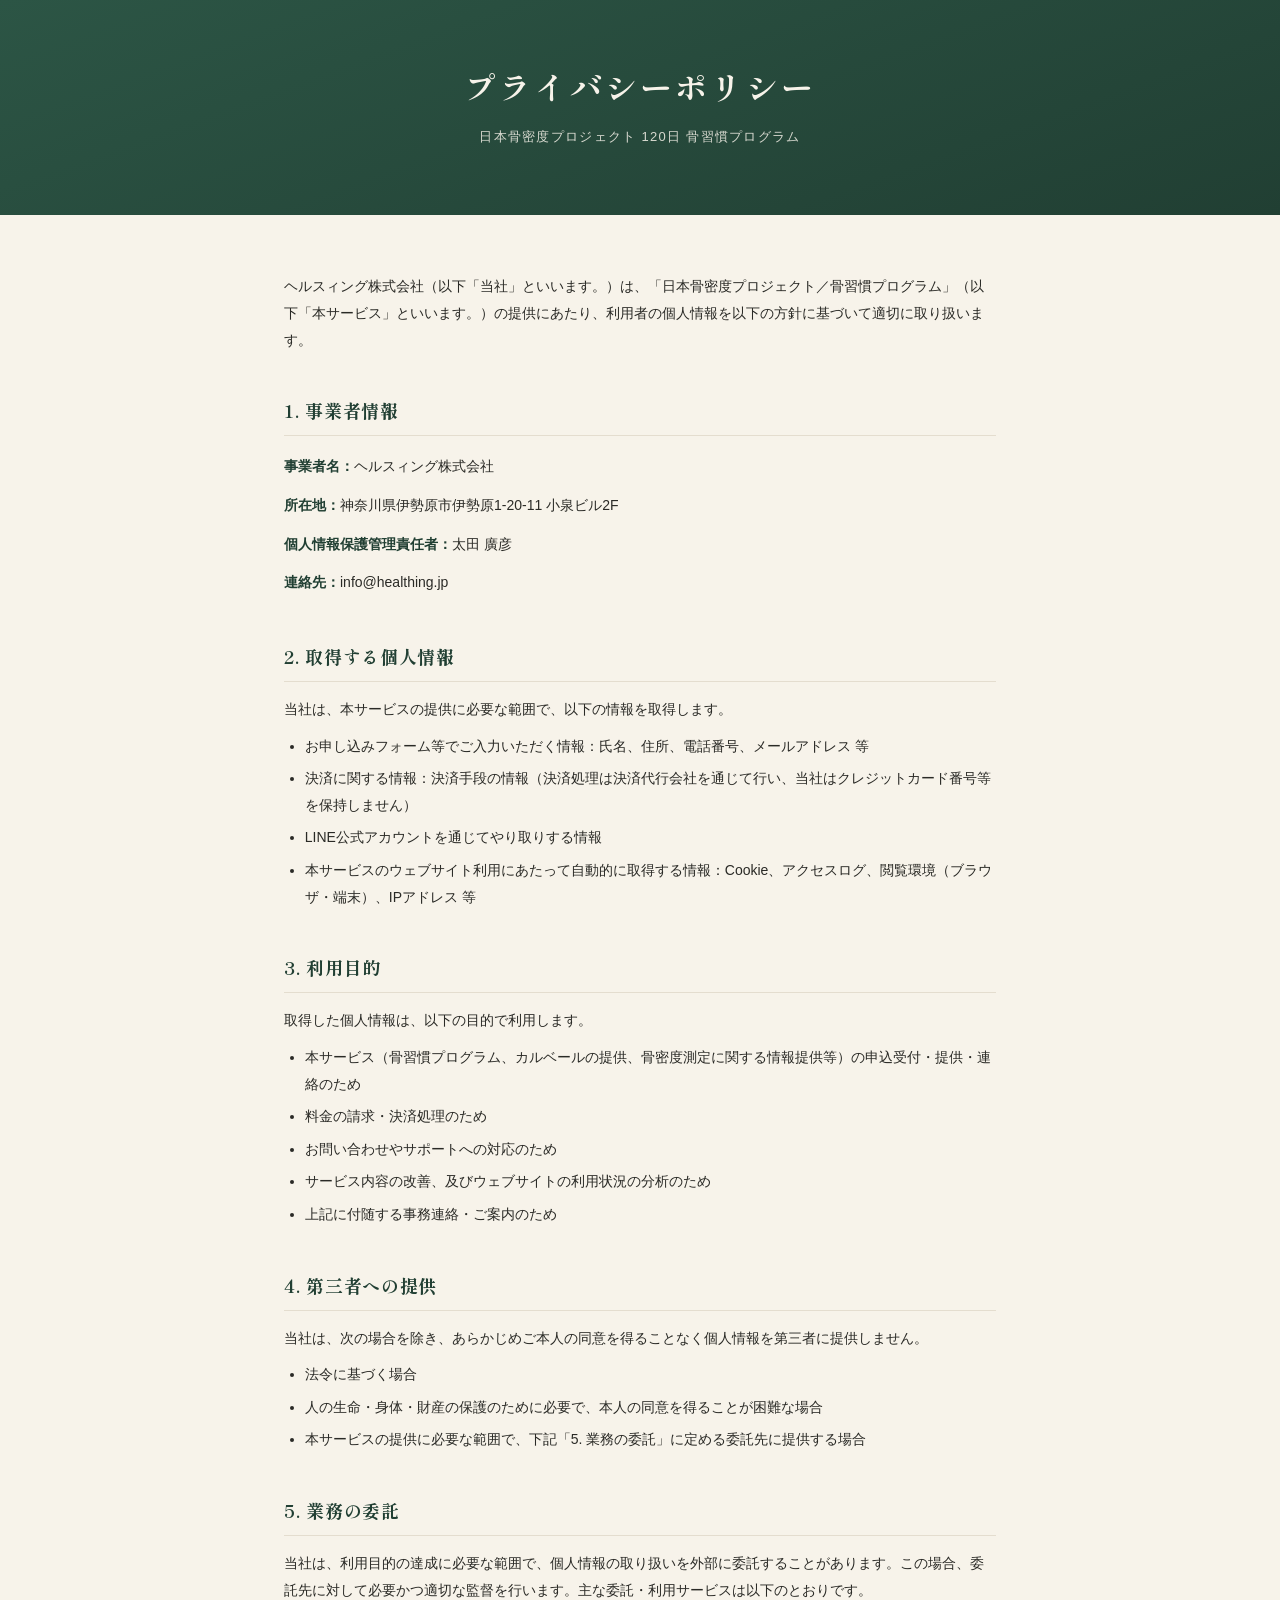
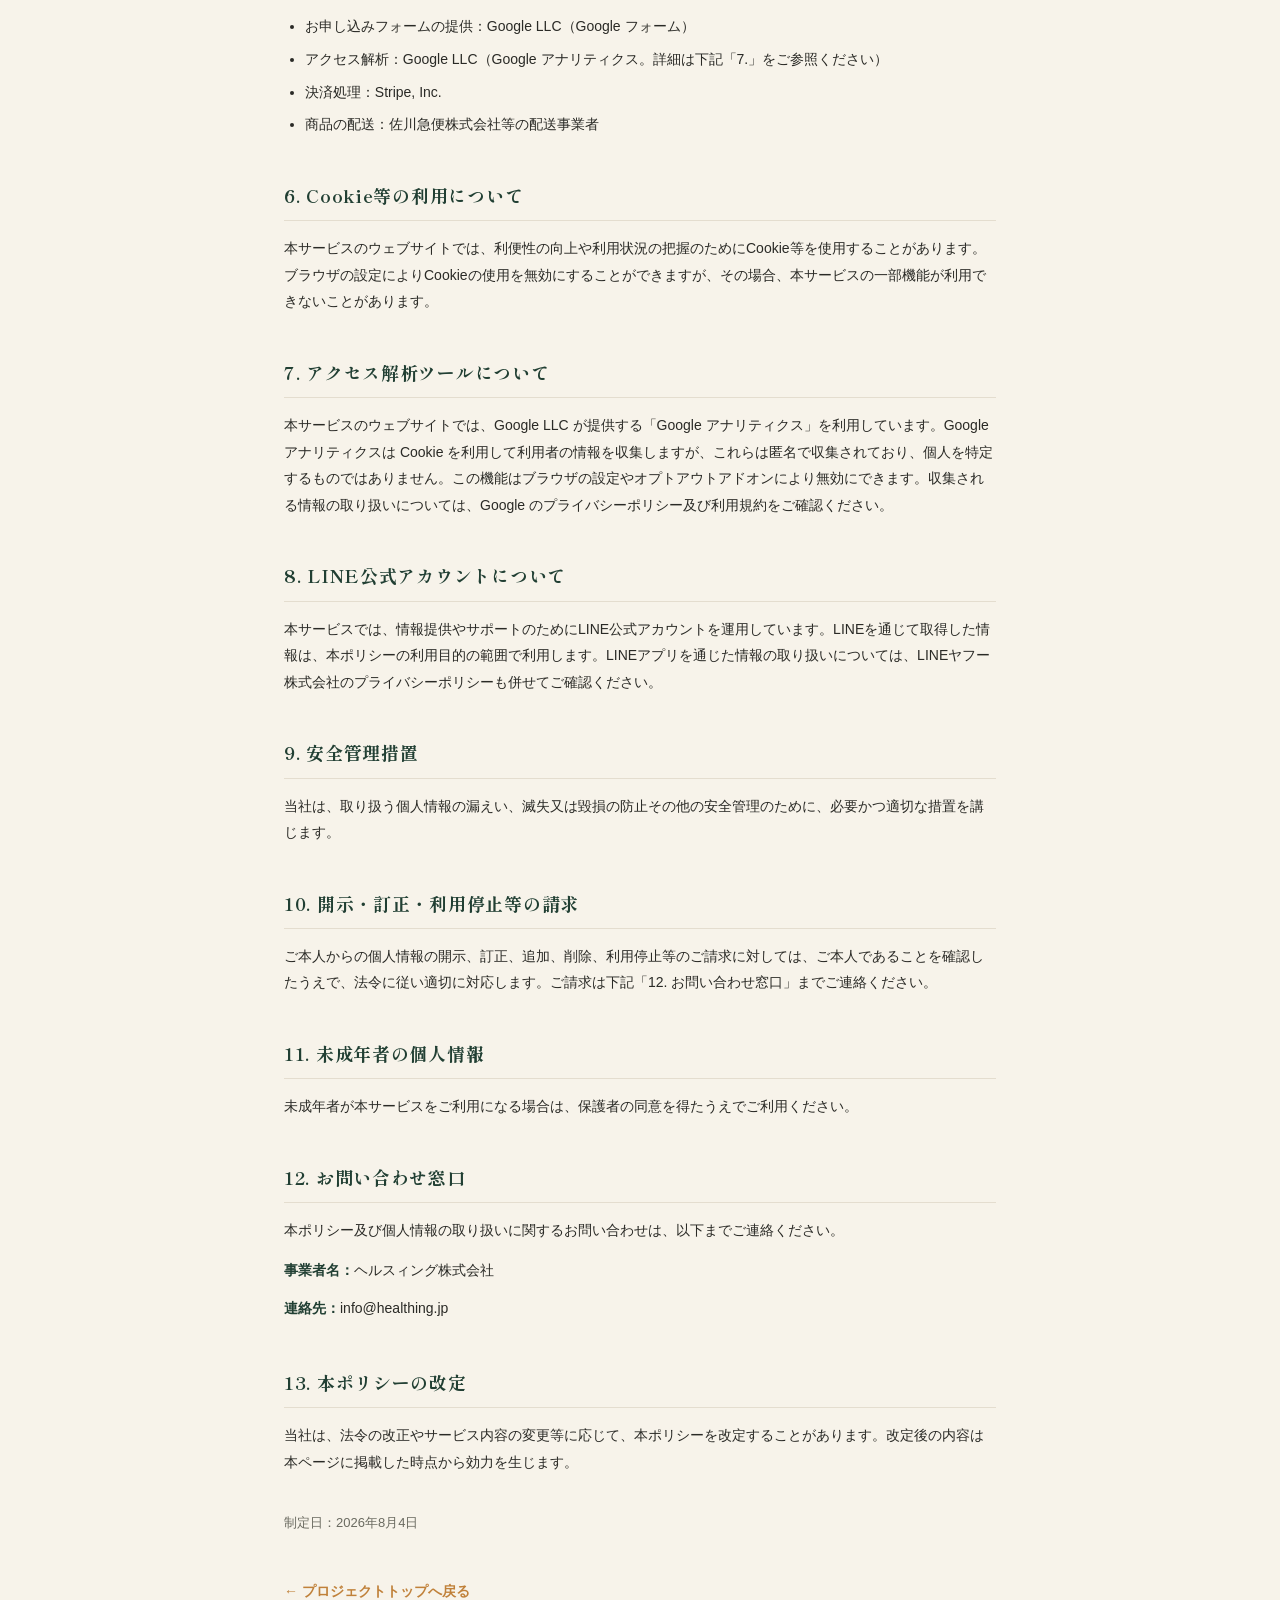
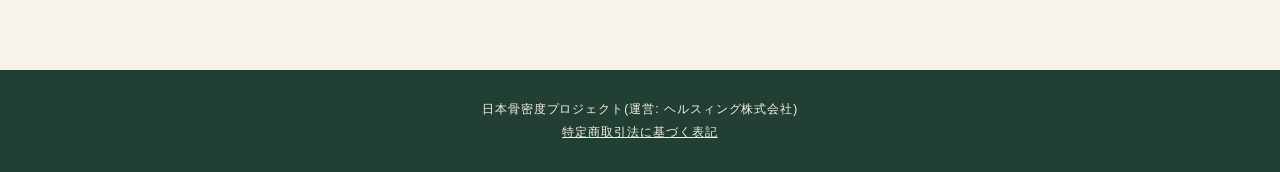
<file: privacy.html>
<!DOCTYPE html>
<html lang="ja">
<head>
<meta charset="UTF-8">
<meta name="viewport" content="width=device-width, initial-scale=1.0">
<title>プライバシーポリシー | 日本骨密度プロジェクト</title>
<link rel="icon" href="/favicon.ico" sizes="any">
<link rel="icon" type="image/png" href="/assets/img/favicon-32.png" sizes="32x32">
<link rel="apple-touch-icon" href="/apple-touch-icon.png">

<link rel="preconnect" href="https://fonts.googleapis.com">
<link rel="preconnect" href="https://fonts.gstatic.com" crossorigin>
<link href="https://fonts.googleapis.com/css2?family=Shippori+Mincho+B1:wght@500;700&family=Zen+Kaku+Gothic+New:wght@400;500;700&display=swap" rel="stylesheet">
<!-- Google tag (gtag.js) -->
<script async src="https://www.googletagmanager.com/gtag/js?id=G-N0171GTLM5"></script>
<script>
  window.dataLayer = window.dataLayer || [];
  function gtag(){dataLayer.push(arguments);}
  gtag('js', new Date());
  gtag('config', 'G-N0171GTLM5');
</script>
<style>
  :root {
    --pine: #2C5545;
    --pine-deep: #213F33;
    --amber: #C0813A;
    --ivory: #F7F3EA;
    --ink: #2A2A26;
  }
  * { margin: 0; padding: 0; box-sizing: border-box; }
  body {
    font-family: 'Zen Kaku Gothic New', sans-serif;
    background: var(--ivory);
    color: var(--ink);
    line-height: 1.9;
  }
  header {
    background: linear-gradient(160deg, var(--pine) 0%, var(--pine-deep) 100%);
    color: var(--ivory);
    text-align: center;
    padding: 56px 24px;
  }
  header h1 {
    font-family: 'Shippori Mincho B1', serif;
    font-weight: 700;
    font-size: clamp(22px, 4.5vw, 32px);
    letter-spacing: 0.1em;
  }
  header p { font-size: 13px; opacity: 0.85; margin-top: 8px; letter-spacing: 0.1em; }
  .wrap { max-width: 760px; margin: 0 auto; padding: 48px 24px 64px; }
  .lead { font-size: 14px; margin-bottom: 8px; }
  h2 {
    font-family: 'Shippori Mincho B1', serif;
    font-weight: 700;
    font-size: 18px;
    color: var(--pine-deep);
    letter-spacing: 0.04em;
    margin: 40px 0 14px;
    padding-bottom: 8px;
    border-bottom: 1px solid #e4ddcf;
  }
  p { font-size: 14px; margin: 10px 0; }
  ul { margin: 10px 0 10px 1.3em; }
  li { font-size: 14px; margin: 6px 0; }
  .info-list { list-style: none; margin-left: 0; }
  .info-list li { padding: 3px 0; }
  .info-list b { color: var(--pine-deep); font-weight: 700; }
  .revised { margin-top: 36px; font-size: 13px; color: #6a6a60; }
  .back {
    display: inline-block;
    margin-top: 32px;
    color: var(--amber);
    font-weight: 700;
    text-decoration: none;
    font-size: 14px;
  }
  footer {
    background: var(--pine-deep);
    color: var(--ivory);
    text-align: center;
    font-size: 12px;
    padding: 28px 24px;
    letter-spacing: 0.08em;
  }
  footer a { color: var(--ivory); }
</style>
</head>
<body>

<header>
  <h1>プライバシーポリシー</h1>
  <p>日本骨密度プロジェクト 120日 骨習慣プログラム</p>
</header>

<main class="wrap">
  <p class="lead">ヘルスィング株式会社（以下「当社」といいます。）は、「日本骨密度プロジェクト／骨習慣プログラム」（以下「本サービス」といいます。）の提供にあたり、利用者の個人情報を以下の方針に基づいて適切に取り扱います。</p>

  <h2>1. 事業者情報</h2>
  <ul class="info-list">
    <li><b>事業者名：</b>ヘルスィング株式会社</li>
    <li><b>所在地：</b>神奈川県伊勢原市伊勢原1-20-11 小泉ビル2F</li>
    <li><b>個人情報保護管理責任者：</b>太田 廣彦</li>
    <li><b>連絡先：</b>info@healthing.jp</li>
  </ul>

  <h2>2. 取得する個人情報</h2>
  <p>当社は、本サービスの提供に必要な範囲で、以下の情報を取得します。</p>
  <ul>
    <li>お申し込みフォーム等でご入力いただく情報：氏名、住所、電話番号、メールアドレス 等</li>
    <li>決済に関する情報：決済手段の情報（決済処理は決済代行会社を通じて行い、当社はクレジットカード番号等を保持しません）</li>
    <li>LINE公式アカウントを通じてやり取りする情報</li>
    <li>本サービスのウェブサイト利用にあたって自動的に取得する情報：Cookie、アクセスログ、閲覧環境（ブラウザ・端末）、IPアドレス 等</li>
  </ul>

  <h2>3. 利用目的</h2>
  <p>取得した個人情報は、以下の目的で利用します。</p>
  <ul>
    <li>本サービス（骨習慣プログラム、カルベールの提供、骨密度測定に関する情報提供等）の申込受付・提供・連絡のため</li>
    <li>料金の請求・決済処理のため</li>
    <li>お問い合わせやサポートへの対応のため</li>
    <li>サービス内容の改善、及びウェブサイトの利用状況の分析のため</li>
    <li>上記に付随する事務連絡・ご案内のため</li>
  </ul>

  <h2>4. 第三者への提供</h2>
  <p>当社は、次の場合を除き、あらかじめご本人の同意を得ることなく個人情報を第三者に提供しません。</p>
  <ul>
    <li>法令に基づく場合</li>
    <li>人の生命・身体・財産の保護のために必要で、本人の同意を得ることが困難な場合</li>
    <li>本サービスの提供に必要な範囲で、下記「5. 業務の委託」に定める委託先に提供する場合</li>
  </ul>

  <h2>5. 業務の委託</h2>
  <p>当社は、利用目的の達成に必要な範囲で、個人情報の取り扱いを外部に委託することがあります。この場合、委託先に対して必要かつ適切な監督を行います。主な委託・利用サービスは以下のとおりです。</p>
  <ul>
    <li>お申し込みフォームの提供：Google LLC（Google フォーム）</li>
    <li>アクセス解析：Google LLC（Google アナリティクス。詳細は下記「7.」をご参照ください）</li>
    <li>決済処理：Stripe, Inc.</li>
    <li>商品の配送：佐川急便株式会社等の配送事業者</li>
  </ul>

  <h2>6. Cookie等の利用について</h2>
  <p>本サービスのウェブサイトでは、利便性の向上や利用状況の把握のためにCookie等を使用することがあります。ブラウザの設定によりCookieの使用を無効にすることができますが、その場合、本サービスの一部機能が利用できないことがあります。</p>

  <h2>7. アクセス解析ツールについて</h2>
  <p>本サービスのウェブサイトでは、Google LLC が提供する「Google アナリティクス」を利用しています。Google アナリティクスは Cookie を利用して利用者の情報を収集しますが、これらは匿名で収集されており、個人を特定するものではありません。この機能はブラウザの設定やオプトアウトアドオンにより無効にできます。収集される情報の取り扱いについては、Google のプライバシーポリシー及び利用規約をご確認ください。</p>

  <h2>8. LINE公式アカウントについて</h2>
  <p>本サービスでは、情報提供やサポートのためにLINE公式アカウントを運用しています。LINEを通じて取得した情報は、本ポリシーの利用目的の範囲で利用します。LINEアプリを通じた情報の取り扱いについては、LINEヤフー株式会社のプライバシーポリシーも併せてご確認ください。</p>

  <h2>9. 安全管理措置</h2>
  <p>当社は、取り扱う個人情報の漏えい、滅失又は毀損の防止その他の安全管理のために、必要かつ適切な措置を講じます。</p>

  <h2>10. 開示・訂正・利用停止等の請求</h2>
  <p>ご本人からの個人情報の開示、訂正、追加、削除、利用停止等のご請求に対しては、ご本人であることを確認したうえで、法令に従い適切に対応します。ご請求は下記「12. お問い合わせ窓口」までご連絡ください。</p>

  <h2>11. 未成年者の個人情報</h2>
  <p>未成年者が本サービスをご利用になる場合は、保護者の同意を得たうえでご利用ください。</p>

  <h2>12. お問い合わせ窓口</h2>
  <p>本ポリシー及び個人情報の取り扱いに関するお問い合わせは、以下までご連絡ください。</p>
  <ul class="info-list">
    <li><b>事業者名：</b>ヘルスィング株式会社</li>
    <li><b>連絡先：</b>info@healthing.jp</li>
  </ul>

  <h2>13. 本ポリシーの改定</h2>
  <p>当社は、法令の改正やサービス内容の変更等に応じて、本ポリシーを改定することがあります。改定後の内容は本ページに掲載した時点から効力を生じます。</p>

  <p class="revised">制定日：2026年8月4日</p>

  <a class="back" href="index.html">← プロジェクトトップへ戻る</a>
</main>

<footer>
  日本骨密度プロジェクト(運営: ヘルスィング株式会社)<br>
  <a href="tokushoho.html">特定商取引法に基づく表記</a>
</footer>

</body>
</html>
</file>
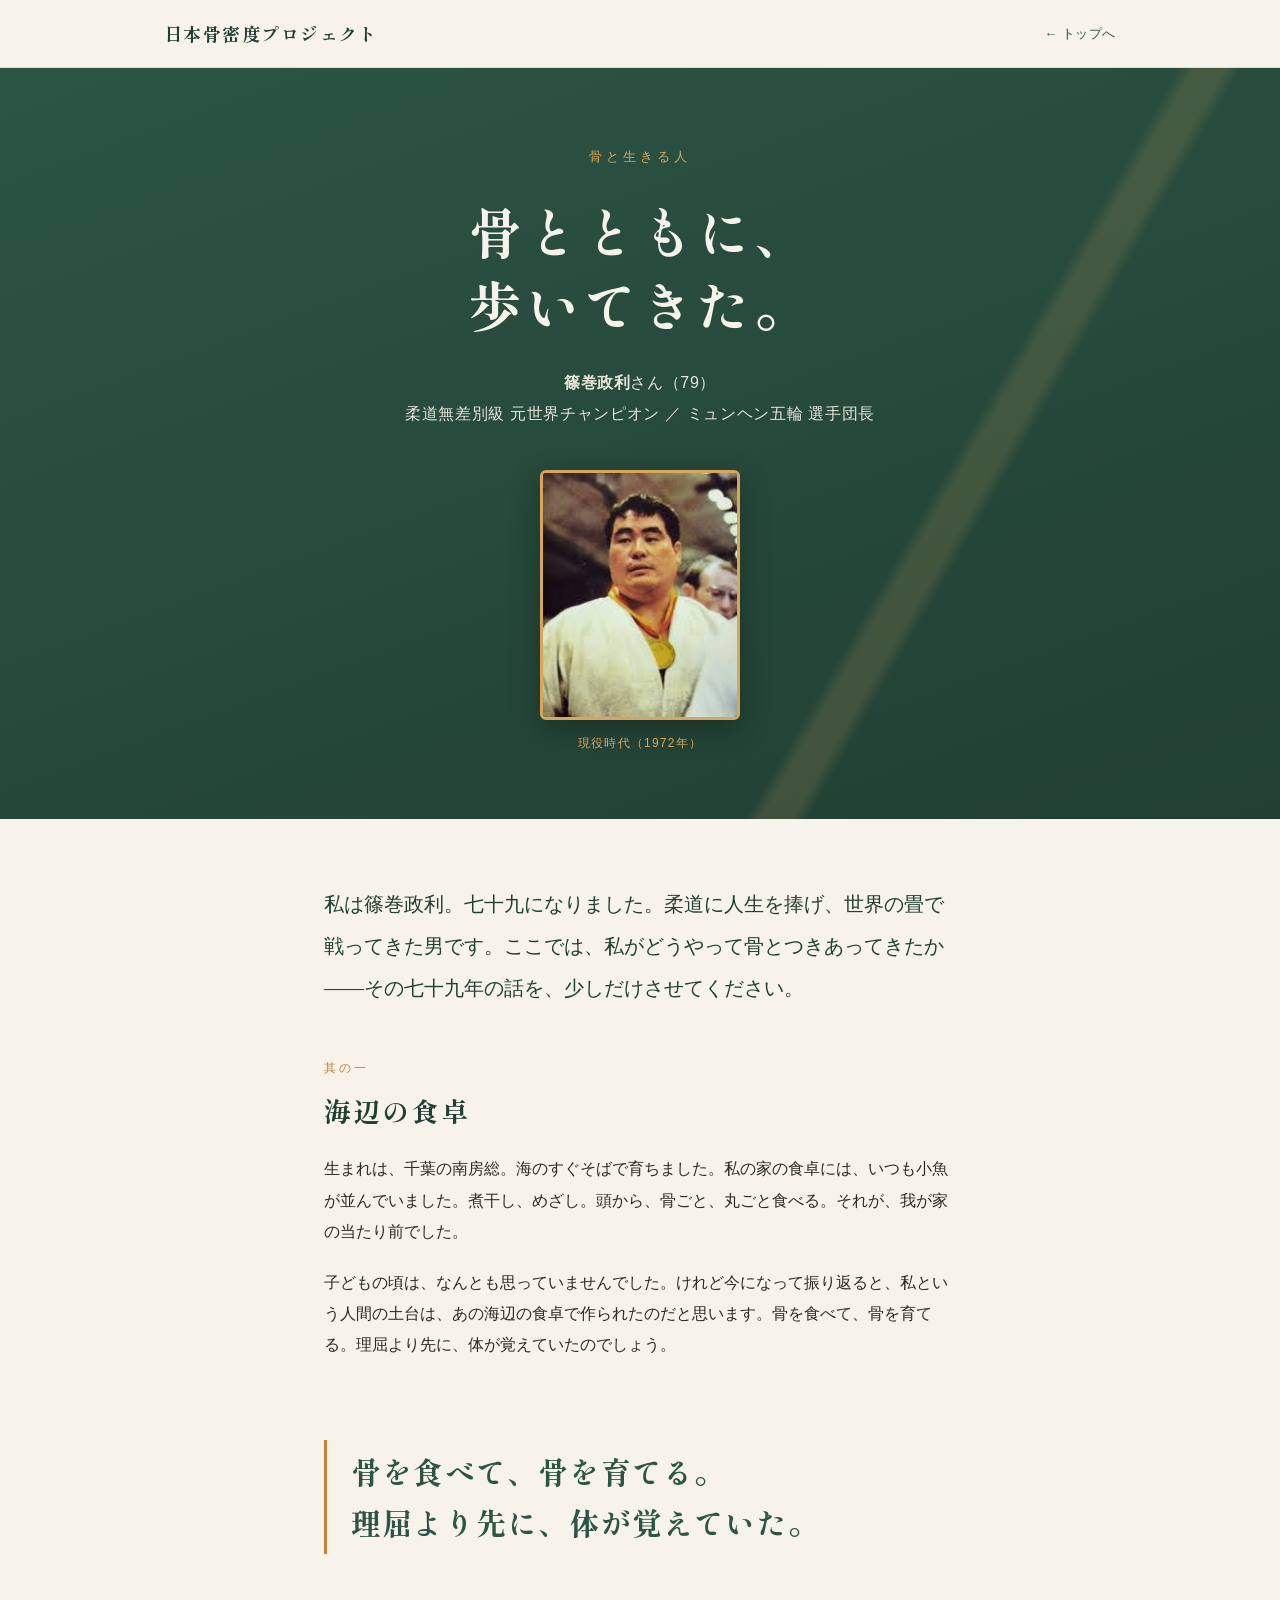
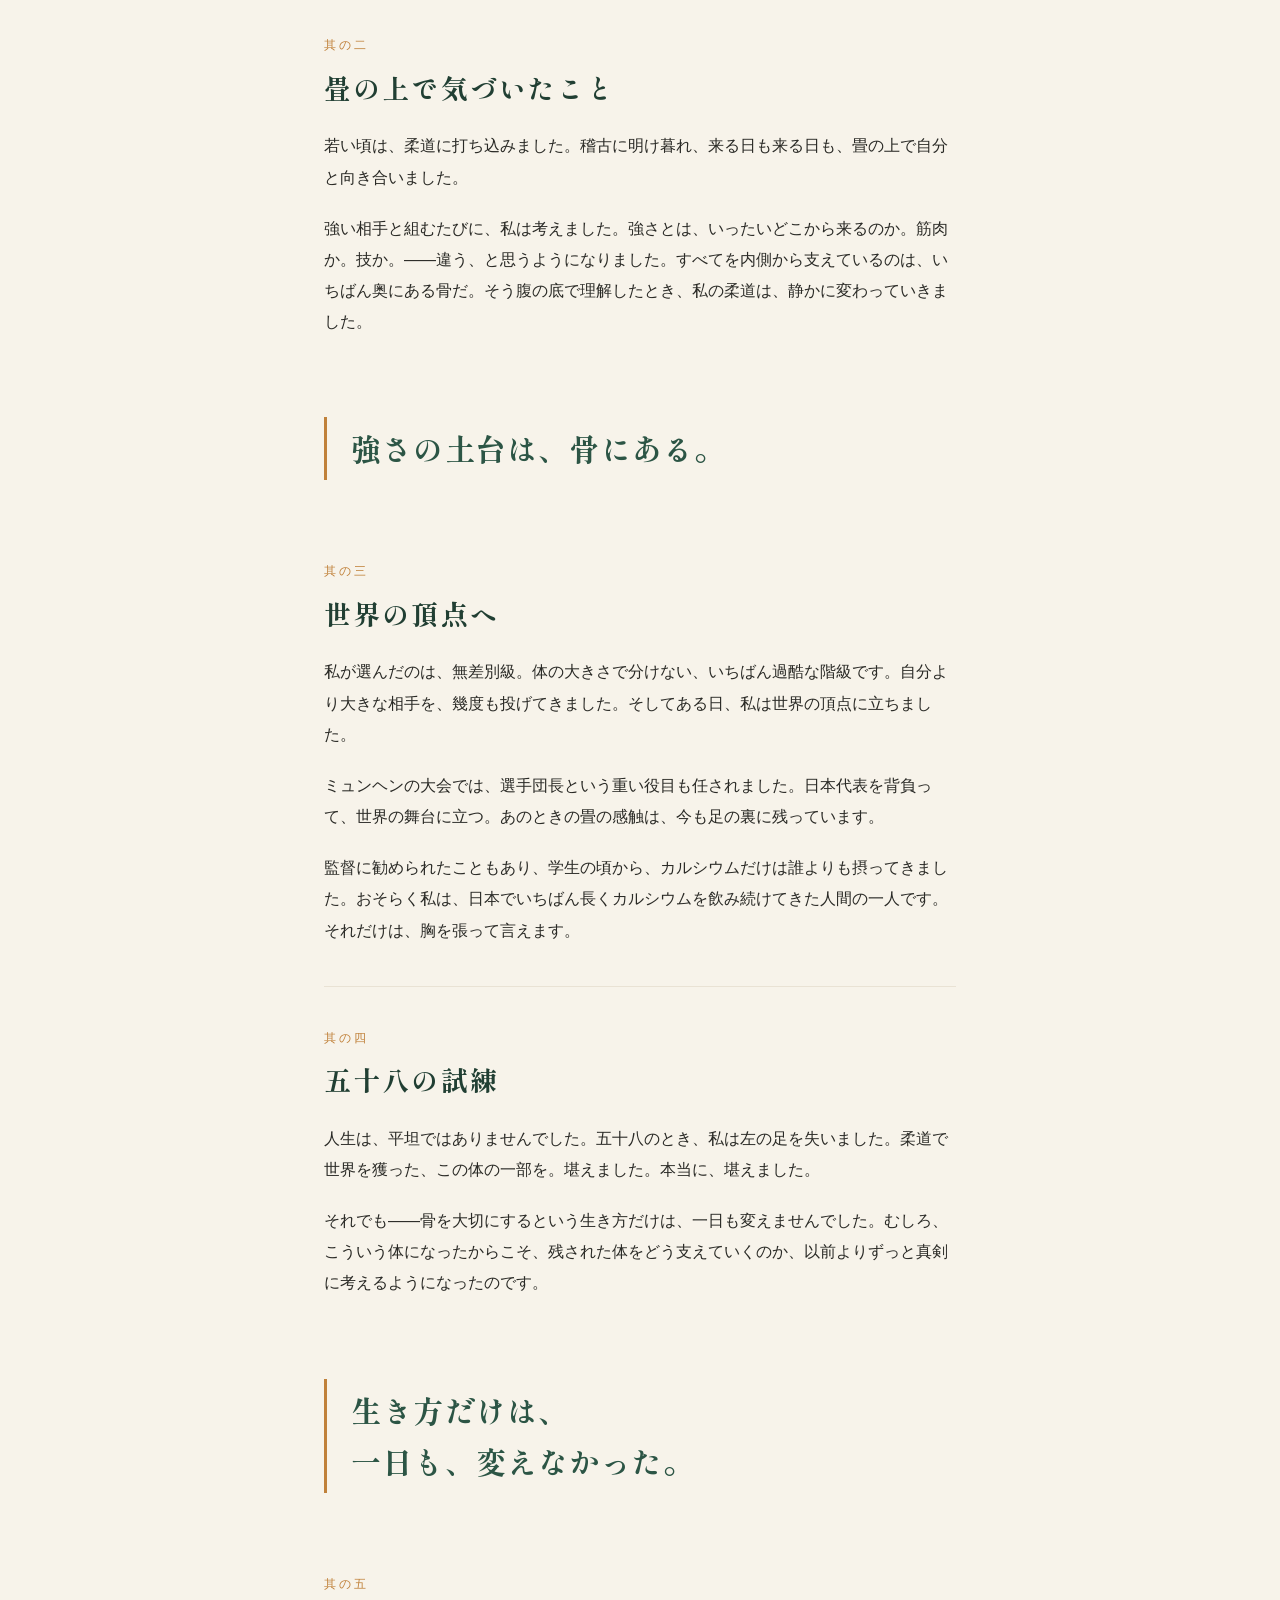
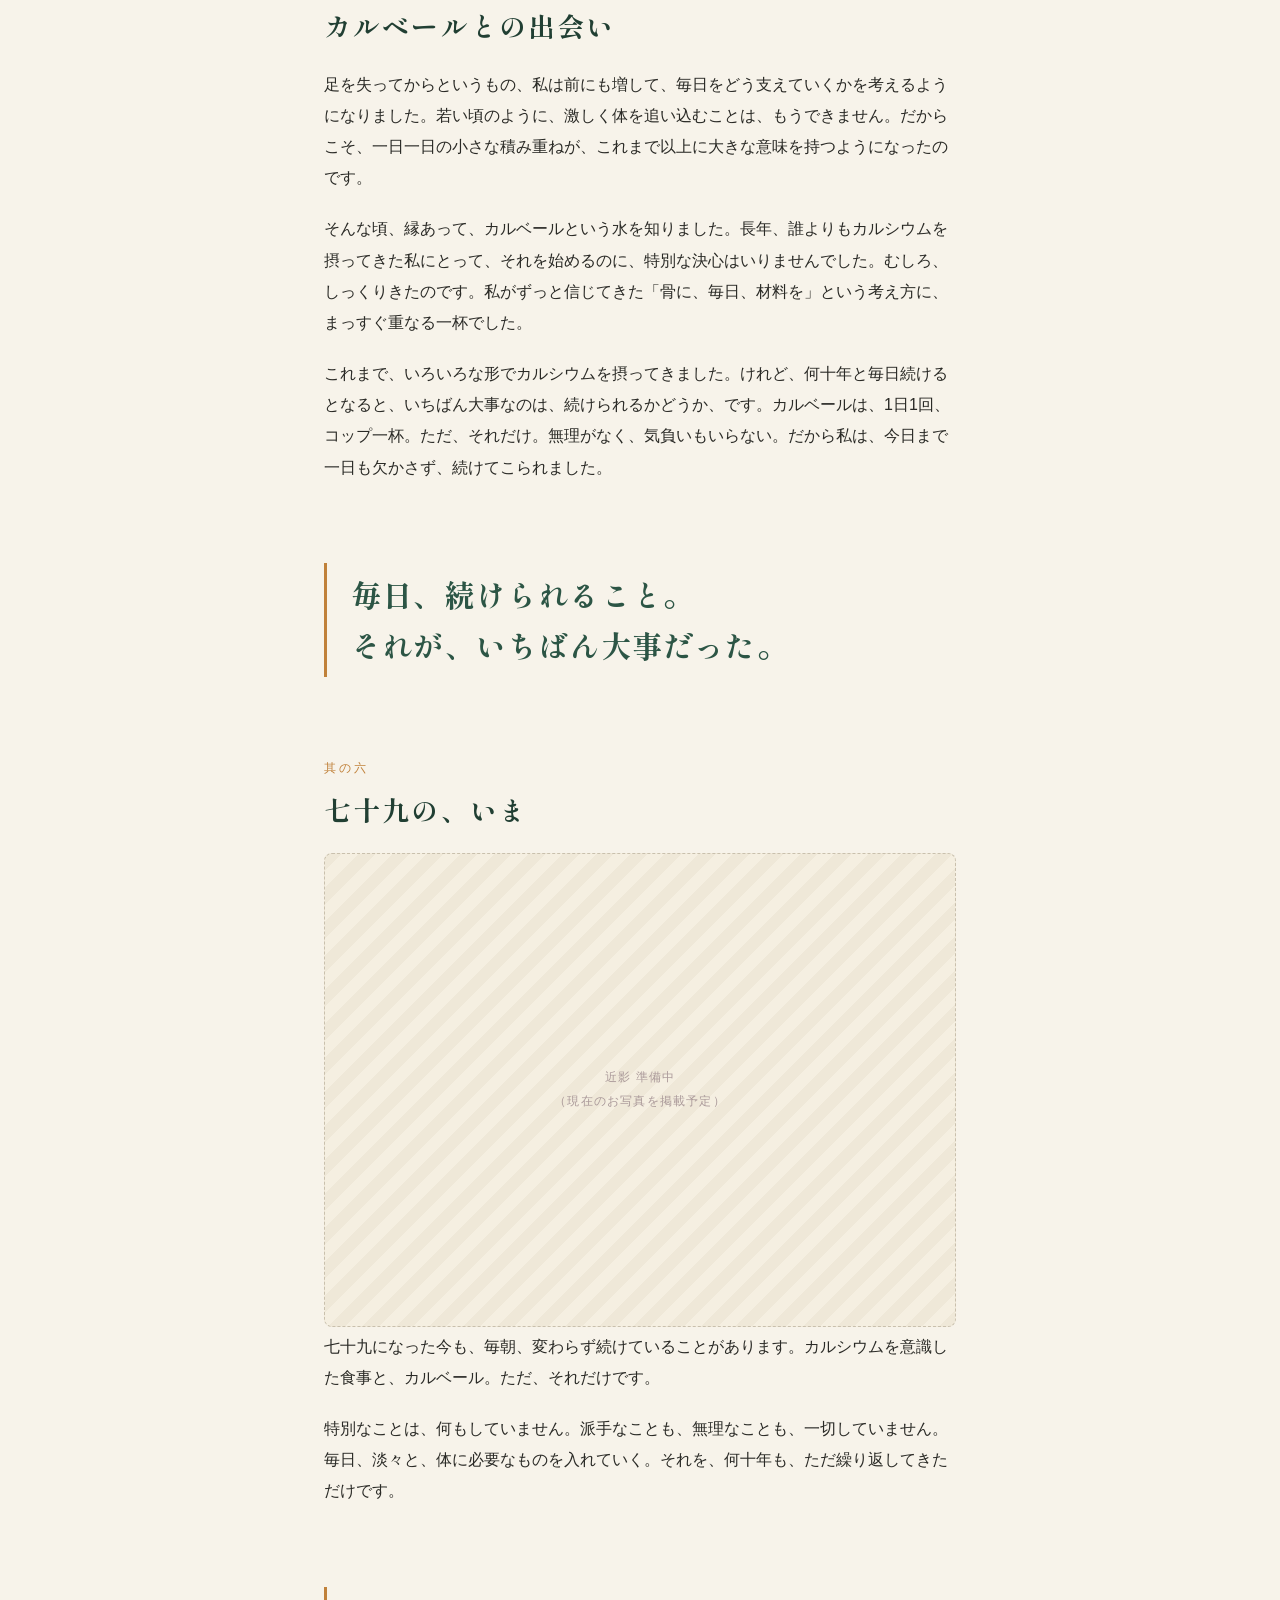
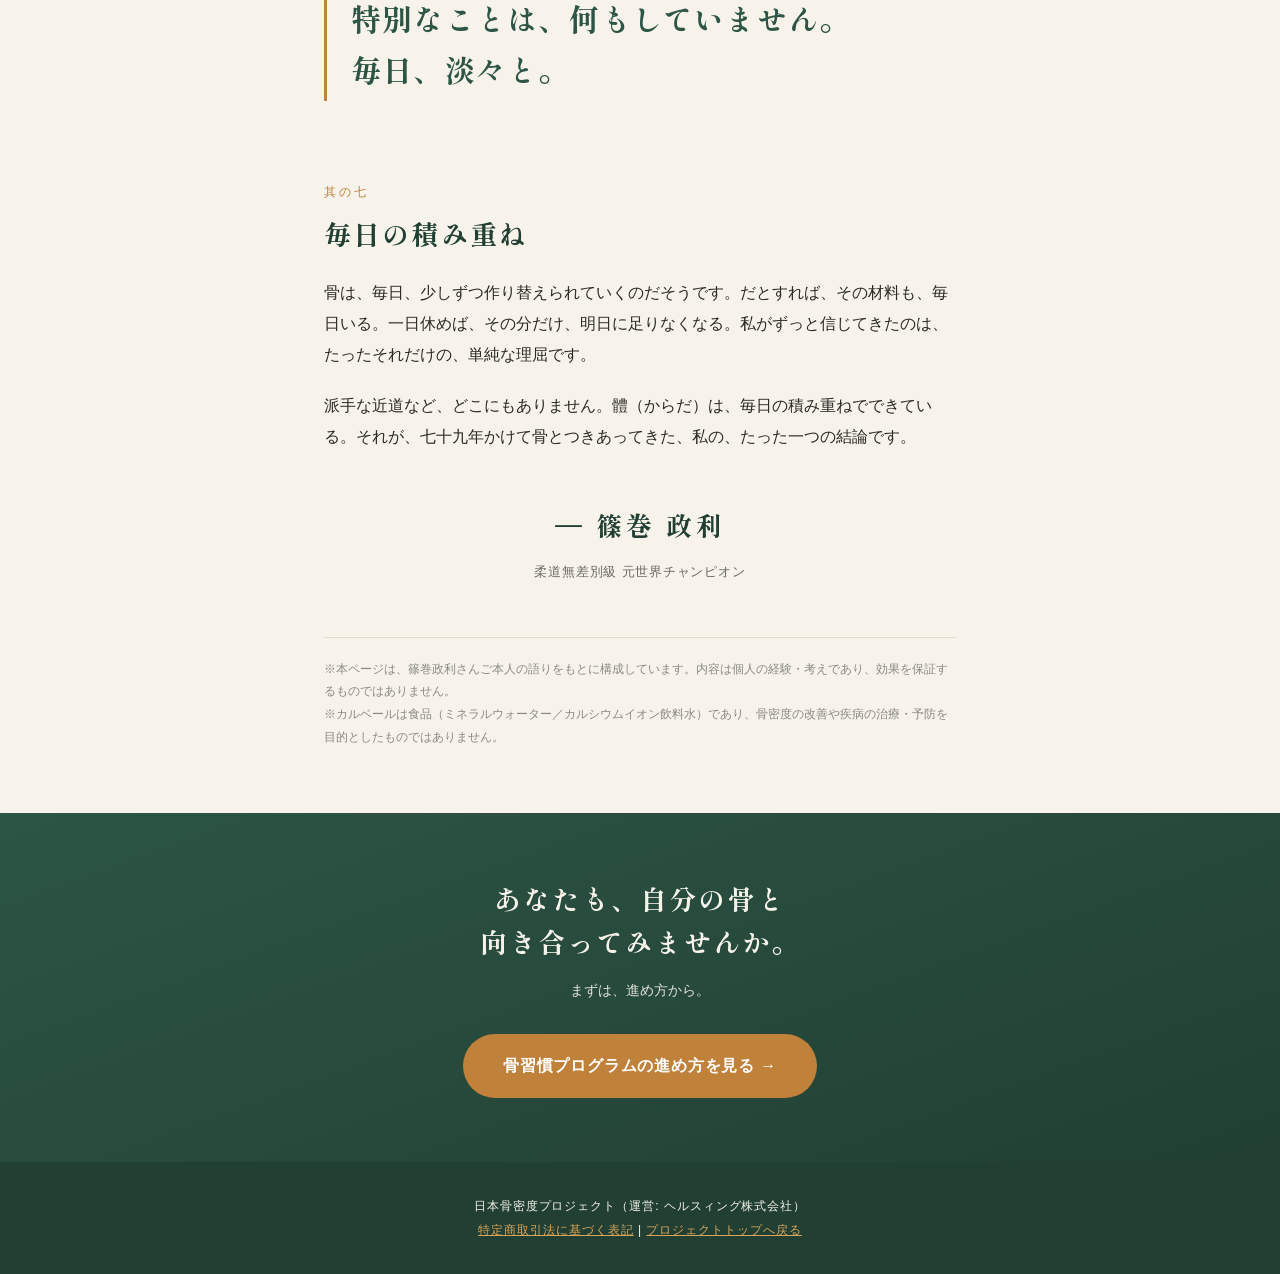
<file: shinomaki.html>
<!DOCTYPE html>
<html lang="ja">
<head>
<meta charset="UTF-8">
<meta name="viewport" content="width=device-width, initial-scale=1.0">
<title>骨とともに、歩いてきた。― 篠巻政利さんの話 | 日本骨密度プロジェクト</title>
<meta name="description" content="柔道無差別級 元世界チャンピオン・篠巻政利さん(79)が、海辺で育った少年時代から今日まで、骨とどう向き合ってきたかを一人称で語ります。日本骨密度プロジェクト「骨習慣プログラム」参加者の物語。">

<meta property="og:type" content="article">
<meta property="og:title" content="骨とともに、歩いてきた。― 篠巻政利さんの話">
<meta property="og:description" content="柔道無差別級 元世界チャンピオン・篠巻政利さん(79)が、骨と向き合ってきた七十九年を語ります。">
<meta property="og:url" content="https://kotsumitsudo.jp/voice/shinomaki.html">

<link rel="icon" href="/favicon.ico" sizes="any">
<link rel="apple-touch-icon" href="/apple-touch-icon.png">

<link rel="preconnect" href="https://fonts.googleapis.com">
<link rel="preconnect" href="https://fonts.gstatic.com" crossorigin>
<link href="https://fonts.googleapis.com/css2?family=Shippori+Mincho+B1:wght@500;700&family=Zen+Kaku+Gothic+New:wght@400;500;700&display=swap" rel="stylesheet">

<!-- Google tag (gtag.js) -->
<script async src="https://www.googletagmanager.com/gtag/js?id=G-N0171GTLM5"></script>
<script>
  window.dataLayer = window.dataLayer || [];
  function gtag(){dataLayer.push(arguments);}
  gtag('js', new Date());
  gtag('config', 'G-N0171GTLM5');
</script>

<style>
  :root {
    --pine: #2C5545;
    --pine-deep: #213F33;
    --amber: #C0813A;
    --amber-light: #D9A55B;
    --ivory: #F7F3EA;
    --ink: #2A2A26;
  }
  * { margin: 0; padding: 0; box-sizing: border-box; }
  img { max-width: 100%; }
  body {
    font-family: 'Zen Kaku Gothic New', sans-serif;
    background: var(--ivory);
    color: var(--ink);
    line-height: 1.95;
    -webkit-font-smoothing: antialiased;
  }
  .serif { font-family: 'Shippori Mincho B1', serif; }
  a { color: var(--amber); }

  /* ---------- ヘッダー ---------- */
  .site-header {
    background: var(--ivory);
    border-bottom: 1px solid #e4ddcf;
    position: sticky; top: 0; z-index: 10;
  }
  .site-header .inner {
    max-width: 1000px; margin: 0 auto;
    padding: 16px 24px;
    display: flex; align-items: center; justify-content: space-between;
  }
  .site-header .brand {
    font-family: 'Shippori Mincho B1', serif;
    font-weight: 700; font-size: 18px; letter-spacing: 0.08em;
    color: var(--pine-deep); text-decoration: none;
  }
  .site-header .back { font-size: 13px; color: var(--pine); text-decoration: none; letter-spacing: 0.04em; }

  /* ---------- ヒーロー ---------- */
  .hero {
    background: linear-gradient(160deg, var(--pine) 0%, var(--pine-deep) 100%);
    color: var(--ivory);
    padding: 72px 24px 64px;
    text-align: center;
    position: relative; overflow: hidden;
  }
  .hero::before {
    content: ''; position: absolute; top: -40%; right: -10%;
    width: 60%; height: 180%;
    background: linear-gradient(120deg, transparent 46%, rgba(217,165,91,0.16) 47%, rgba(217,165,91,0.16) 49%, transparent 50%);
    pointer-events: none;
  }
  .hero .eyebrow {
    display: inline-block; font-size: 13px; letter-spacing: 0.32em;
    color: var(--amber-light); margin-bottom: 26px;
  }
  .hero h1 {
    font-family: 'Shippori Mincho B1', serif; font-weight: 700;
    font-size: clamp(30px, 6.5vw, 54px);
    letter-spacing: 0.06em; line-height: 1.35; margin-bottom: 26px;
  }
  .hero .who { font-size: clamp(14px, 3.2vw, 16px); opacity: 0.92; letter-spacing: 0.04em; }
  .hero .who b { font-weight: 700; }
  .portrait {
    width: 200px; margin: 40px auto 0;
  }
  .portrait img {
    width: 200px; height: auto; display: block;
    border-radius: 6px;
    border: 3px solid var(--amber-light);
    box-shadow: 0 10px 30px rgba(0,0,0,0.28);
  }
  .portrait figcaption {
    font-size: 12px; color: var(--amber-light);
    letter-spacing: 0.1em; margin-top: 12px;
  }

  /* ---------- 本文 ---------- */
  .read { max-width: 680px; margin: 0 auto; padding-left: 24px; padding-right: 24px; }
  .lead {
    font-family: 'Shippori Mincho B1', serif;
    font-size: clamp(17px, 3.6vw, 20px);
    line-height: 2.1; color: var(--pine-deep);
    padding: 64px 0 8px;
  }

  .chapter { padding: 40px 0; }
  .chapter + .chapter { border-top: 1px solid #e9e2d4; }
  .chapter .kicker {
    font-size: 12px; letter-spacing: 0.24em; color: var(--amber);
    margin-bottom: 10px;
  }
  .chapter h2 {
    font-family: 'Shippori Mincho B1', serif; font-weight: 700;
    font-size: clamp(21px, 4.4vw, 27px);
    color: var(--pine-deep); letter-spacing: 0.08em; line-height: 1.5;
    margin-bottom: 22px;
  }
  .chapter p { font-size: 16px; margin-bottom: 20px; }
  .chapter p:last-child { margin-bottom: 0; }

  .pull {
    font-family: 'Shippori Mincho B1', serif; font-weight: 700;
    font-size: clamp(20px, 4.6vw, 30px);
    color: var(--pine); line-height: 1.7; letter-spacing: 0.04em;
    border-left: 3px solid var(--amber); padding: 6px 0 6px 24px;
    margin: 40px 0;
  }

  /* 現在写真プレースホルダ */
  .now-photo {
    margin: 8px 0 4px;
    aspect-ratio: 4/3; border-radius: 8px;
    border: 1px dashed #c9c0ad;
    background: repeating-linear-gradient(135deg, #efe8d8 0 12px, #f5efe1 12px 24px);
    display: flex; align-items: center; justify-content: center;
    color: #a99; font-size: 12px; text-align: center; letter-spacing: 0.1em;
  }

  /* 署名 */
  .sign {
    text-align: center; padding: 8px 0 4px;
  }
  .sign .name {
    font-family: 'Shippori Mincho B1', serif; font-weight: 700;
    font-size: 26px; color: var(--pine-deep); letter-spacing: 0.14em;
  }
  .sign .title2 { font-size: 13px; color: #6a6a60; margin-top: 8px; letter-spacing: 0.06em; }

  .note {
    font-size: 12px; color: #8a8a80; line-height: 1.9;
    border-top: 1px solid #e4ddcf; margin-top: 48px; padding-top: 20px;
  }

  /* ---------- 末尾CTA ---------- */
  .cta {
    background: linear-gradient(160deg, var(--pine) 0%, var(--pine-deep) 100%);
    color: var(--ivory); text-align: center;
    margin-top: 64px; padding: 64px 24px;
  }
  .cta h3 {
    font-family: 'Shippori Mincho B1', serif; font-weight: 700;
    font-size: clamp(20px, 4.4vw, 27px); letter-spacing: 0.08em;
    line-height: 1.6; margin-bottom: 14px;
  }
  .cta p { font-size: 14px; opacity: 0.9; margin-bottom: 30px; }
  .cta a.btn {
    display: inline-block;
    background: var(--amber); color: #fff; font-weight: 700; font-size: 16px;
    text-decoration: none; padding: 16px 40px; border-radius: 999px;
    letter-spacing: 0.05em; transition: opacity 0.2s;
  }
  .cta a.btn:hover { opacity: 0.88; }

  footer {
    background: var(--pine-deep); color: var(--ivory);
    text-align: center; font-size: 12px; padding: 32px 24px;
    letter-spacing: 0.08em; line-height: 2;
  }
  footer a { color: var(--amber-light); }

  @media (max-width: 480px) {
    .lead { padding-top: 48px; }
    .pull { margin: 32px 0; }
  }
</style>
</head>
<body>

<header class="site-header">
  <div class="inner">
    <a class="brand" href="index.html">日本骨密度プロジェクト</a>
    <a class="back" href="index.html">← トップへ</a>
  </div>
</header>

<section class="hero">
  <span class="eyebrow">骨と生きる人</span>
  <h1>骨とともに、<br>歩いてきた。</h1>
  <p class="who"><b>篠巻政利</b>さん（79）<br>柔道無差別級 元世界チャンピオン ／ ミュンヘン五輪 選手団長</p>
  <figure class="portrait">
    <img src="[data-uri]" alt="篠巻政利さん 現役時代（1972年）">
    <figcaption>現役時代（1972年）</figcaption>
  </figure>
</section>

<main>
  <div class="read">
    <p class="lead serif">
      私は篠巻政利。七十九になりました。柔道に人生を捧げ、世界の畳で戦ってきた男です。ここでは、私がどうやって骨とつきあってきたか——その七十九年の話を、少しだけさせてください。
    </p>

    <section class="chapter">
      <div class="kicker">其の一</div>
      <h2>海辺の食卓</h2>
      <p>生まれは、千葉の南房総。海のすぐそばで育ちました。私の家の食卓には、いつも小魚が並んでいました。煮干し、めざし。頭から、骨ごと、丸ごと食べる。それが、我が家の当たり前でした。</p>
      <p>子どもの頃は、なんとも思っていませんでした。けれど今になって振り返ると、私という人間の土台は、あの海辺の食卓で作られたのだと思います。骨を食べて、骨を育てる。理屈より先に、体が覚えていたのでしょう。</p>
    </section>

    <div class="pull serif">骨を食べて、骨を育てる。<br>理屈より先に、体が覚えていた。</div>

    <section class="chapter">
      <div class="kicker">其の二</div>
      <h2>畳の上で気づいたこと</h2>
      <p>若い頃は、柔道に打ち込みました。稽古に明け暮れ、来る日も来る日も、畳の上で自分と向き合いました。</p>
      <p>強い相手と組むたびに、私は考えました。強さとは、いったいどこから来るのか。筋肉か。技か。——違う、と思うようになりました。すべてを内側から支えているのは、いちばん奥にある骨だ。そう腹の底で理解したとき、私の柔道は、静かに変わっていきました。</p>
    </section>

    <div class="pull serif">強さの土台は、骨にある。</div>

    <section class="chapter">
      <div class="kicker">其の三</div>
      <h2>世界の頂点へ</h2>
      <p>私が選んだのは、無差別級。体の大きさで分けない、いちばん過酷な階級です。自分より大きな相手を、幾度も投げてきました。そしてある日、私は世界の頂点に立ちました。</p>
      <p>ミュンヘンの大会では、選手団長という重い役目も任されました。日本代表を背負って、世界の舞台に立つ。あのときの畳の感触は、今も足の裏に残っています。</p>
      <p>監督に勧められたこともあり、学生の頃から、カルシウムだけは誰よりも摂ってきました。おそらく私は、日本でいちばん長くカルシウムを飲み続けてきた人間の一人です。それだけは、胸を張って言えます。</p>
    </section>

    <section class="chapter">
      <div class="kicker">其の四</div>
      <h2>五十八の試練</h2>
      <p>人生は、平坦ではありませんでした。五十八のとき、私は左の足を失いました。柔道で世界を獲った、この体の一部を。堪えました。本当に、堪えました。</p>
      <p>それでも——骨を大切にするという生き方だけは、一日も変えませんでした。むしろ、こういう体になったからこそ、残された体をどう支えていくのか、以前よりずっと真剣に考えるようになったのです。</p>
    </section>

    <div class="pull serif">生き方だけは、<br>一日も、変えなかった。</div>

    <section class="chapter">
      <div class="kicker">其の五</div>
      <h2>カルベールとの出会い</h2>
      <p>足を失ってからというもの、私は前にも増して、毎日をどう支えていくかを考えるようになりました。若い頃のように、激しく体を追い込むことは、もうできません。だからこそ、一日一日の小さな積み重ねが、これまで以上に大きな意味を持つようになったのです。</p>
      <p>そんな頃、縁あって、カルベールという水を知りました。長年、誰よりもカルシウムを摂ってきた私にとって、それを始めるのに、特別な決心はいりませんでした。むしろ、しっくりきたのです。私がずっと信じてきた「骨に、毎日、材料を」という考え方に、まっすぐ重なる一杯でした。</p>
      <p>これまで、いろいろな形でカルシウムを摂ってきました。けれど、何十年と毎日続けるとなると、いちばん大事なのは、続けられるかどうか、です。カルベールは、1日1回、コップ一杯。ただ、それだけ。無理がなく、気負いもいらない。だから私は、今日まで一日も欠かさず、続けてこられました。</p>
    </section>

    <div class="pull serif">毎日、続けられること。<br>それが、いちばん大事だった。</div>

    <section class="chapter">
      <div class="kicker">其の六</div>
      <h2>七十九の、いま</h2>
      <figure class="now-photo">近影 準備中<br>（現在のお写真を掲載予定）</figure>
      <p>七十九になった今も、毎朝、変わらず続けていることがあります。カルシウムを意識した食事と、カルベール。ただ、それだけです。</p>
      <p>特別なことは、何もしていません。派手なことも、無理なことも、一切していません。毎日、淡々と、体に必要なものを入れていく。それを、何十年も、ただ繰り返してきただけです。</p>
    </section>

    <div class="pull serif">特別なことは、何もしていません。<br>毎日、淡々と。</div>

    <section class="chapter">
      <div class="kicker">其の七</div>
      <h2>毎日の積み重ね</h2>
      <p>骨は、毎日、少しずつ作り替えられていくのだそうです。だとすれば、その材料も、毎日いる。一日休めば、その分だけ、明日に足りなくなる。私がずっと信じてきたのは、たったそれだけの、単純な理屈です。</p>
      <p>派手な近道など、どこにもありません。體（からだ）は、毎日の積み重ねでできている。それが、七十九年かけて骨とつきあってきた、私の、たった一つの結論です。</p>
    </section>

    <div class="sign">
      <div class="name serif">― 篠巻 政利</div>
      <div class="title2">柔道無差別級 元世界チャンピオン</div>
    </div>

    <p class="note">
      ※本ページは、篠巻政利さんご本人の語りをもとに構成しています。内容は個人の経験・考えであり、効果を保証するものではありません。<br>
      ※カルベールは食品（ミネラルウォーター／カルシウムイオン飲料水）であり、骨密度の改善や疾病の治療・予防を目的としたものではありません。
    </p>
  </div>
</main>

<section class="cta">
  <h3>あなたも、自分の骨と<br>向き合ってみませんか。</h3>
  <p>まずは、進め方から。</p>
  <a class="btn" href="challenge.html">骨習慣プログラムの進め方を見る →</a>
</section>

<footer>
  日本骨密度プロジェクト（運営: ヘルスィング株式会社）<br>
  <a href="tokushoho.html">特定商取引法に基づく表記</a> | <a href="index.html">プロジェクトトップへ戻る</a>
</footer>

</body>
</html>
</file>
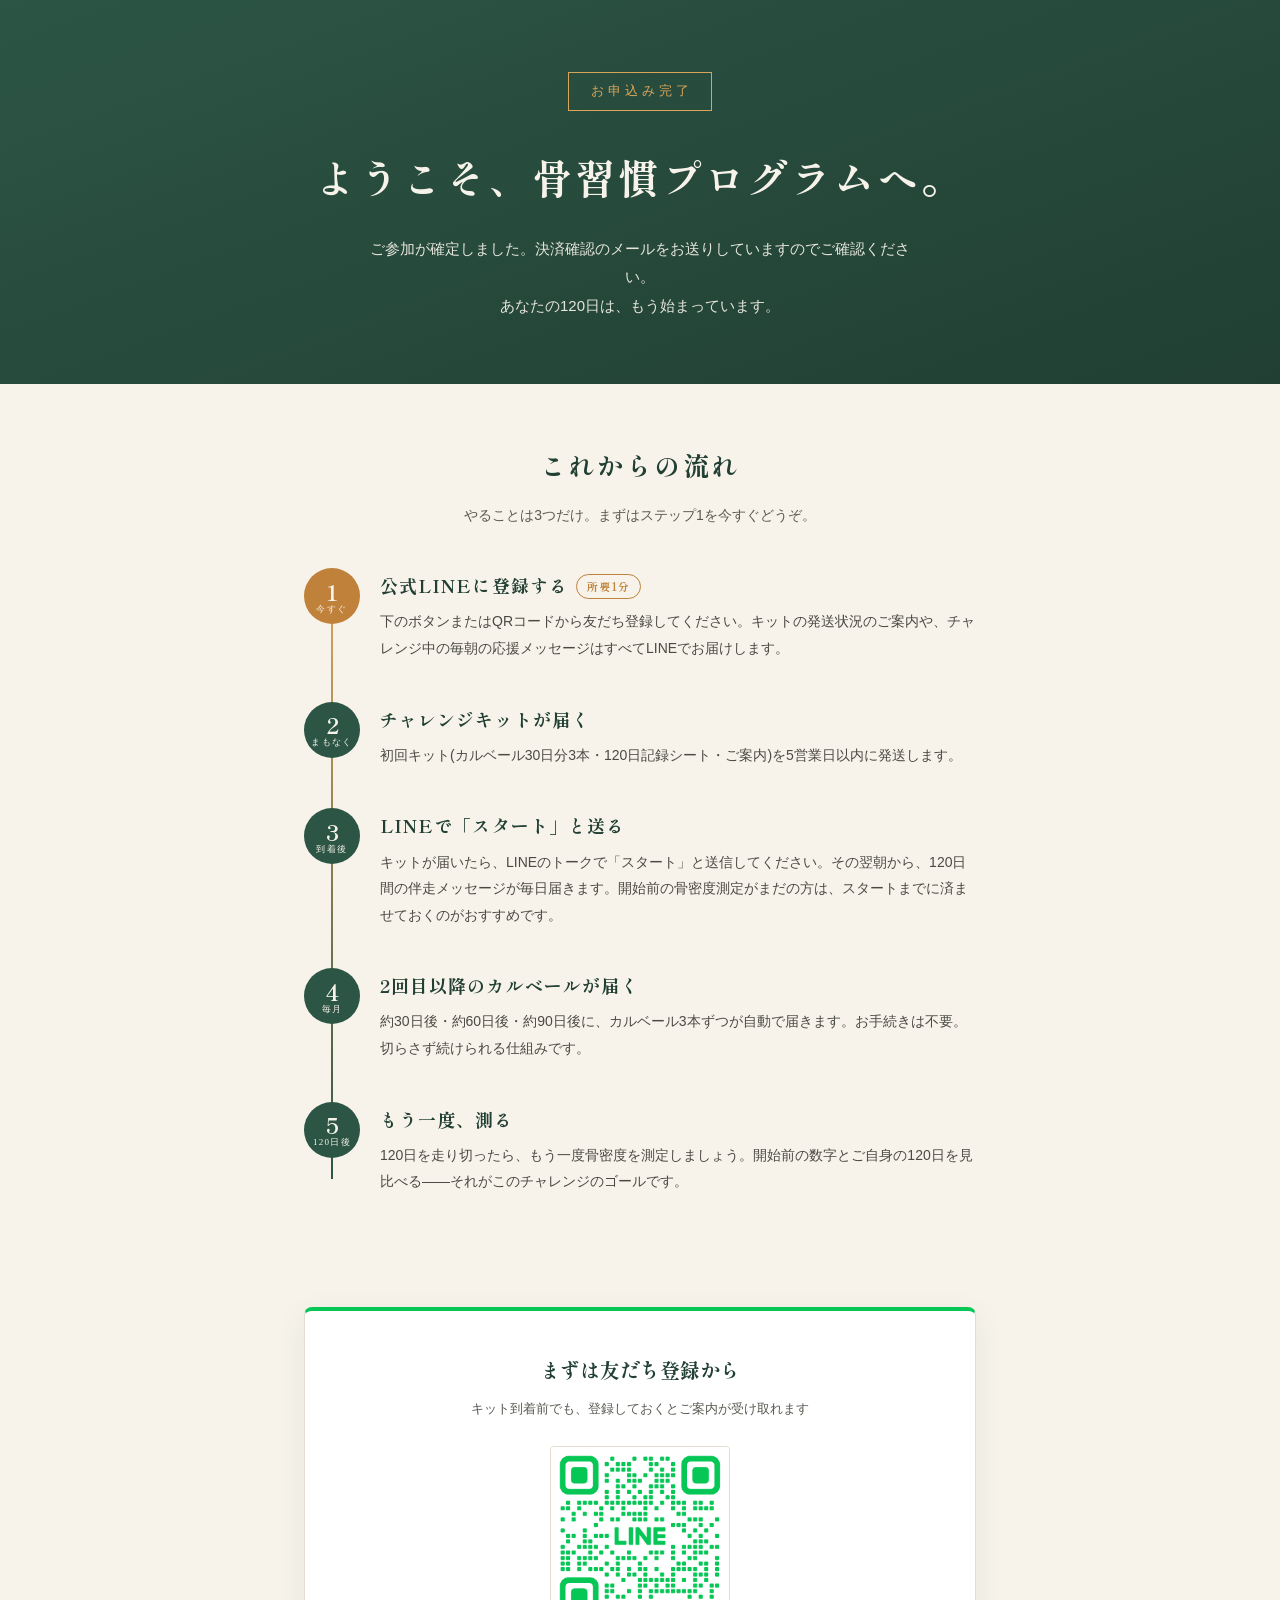
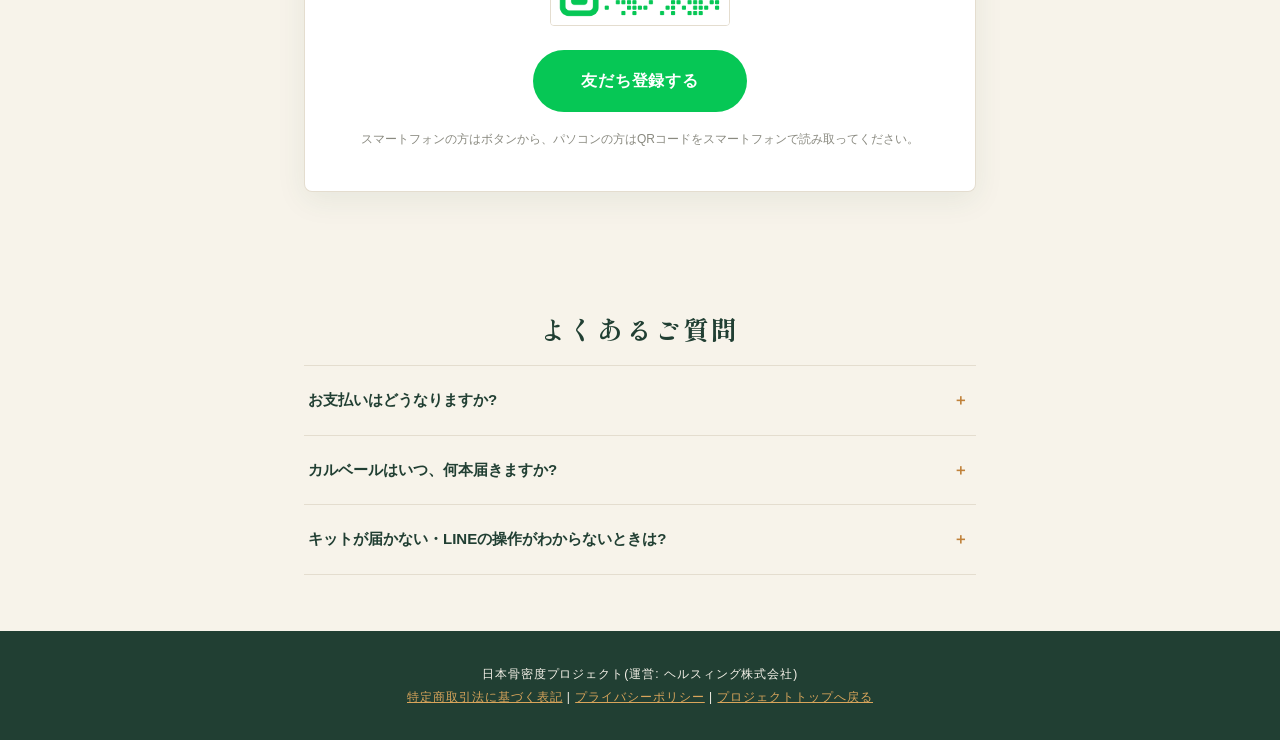
<file: thanks.html>
<!DOCTYPE html>
<html lang="ja">
<head>
<meta charset="UTF-8">
<meta name="viewport" content="width=device-width, initial-scale=1.0">
<meta name="robots" content="noindex, nofollow">
<title>お申込みありがとうございます | 日本骨密度プロジェクト</title>
<link rel="icon" href="/favicon.ico" sizes="any">
<link rel="icon" type="image/png" href="/assets/img/favicon-32.png" sizes="32x32">
<link rel="apple-touch-icon" href="/apple-touch-icon.png">

<link rel="preconnect" href="https://fonts.googleapis.com">
<link rel="preconnect" href="https://fonts.gstatic.com" crossorigin>
<link href="https://fonts.googleapis.com/css2?family=Shippori+Mincho+B1:wght@500;700&family=Zen+Kaku+Gothic+New:wght@400;500;700&display=swap" rel="stylesheet">
<!-- Google tag (gtag.js) -->
<script async src="https://www.googletagmanager.com/gtag/js?id=G-N0171GTLM5"></script>
<script>
  window.dataLayer = window.dataLayer || [];
  function gtag(){dataLayer.push(arguments);}
  gtag('js', new Date());
  gtag('config', 'G-N0171GTLM5');
</script>
<!-- 購入完了コンバージョンはGTM載せ替え時にここへ purchase イベントを追加予定 -->
<style>
  :root {
    --pine: #2C5545;
    --pine-deep: #213F33;
    --amber: #C0813A;
    --amber-light: #D9A55B;
    --ivory: #F7F3EA;
    --ink: #2A2A26;
    --line-green: #06C755;
  }
  * { margin: 0; padding: 0; box-sizing: border-box; }
  body {
    font-family: 'Zen Kaku Gothic New', sans-serif;
    background: var(--ivory);
    color: var(--ink);
    line-height: 1.9;
  }
  .serif { font-family: 'Shippori Mincho B1', serif; }

  /* ---------- ヘッダー ---------- */
  .hero {
    background: linear-gradient(160deg, var(--pine) 0%, var(--pine-deep) 100%);
    color: var(--ivory);
    text-align: center;
    padding: 72px 24px 64px;
  }
  .hero .eyebrow {
    display: inline-block;
    font-size: 13px;
    letter-spacing: 0.3em;
    color: var(--amber-light);
    border: 1px solid var(--amber-light);
    padding: 6px 18px 6px 22px;
    margin-bottom: 28px;
  }
  .hero h1 {
    font-family: 'Shippori Mincho B1', serif;
    font-weight: 700;
    font-size: clamp(26px, 5vw, 40px);
    letter-spacing: 0.08em;
    margin-bottom: 20px;
  }
  .hero p {
    font-size: 15px;
    opacity: 0.92;
    max-width: 560px;
    margin: 0 auto;
  }

  /* ---------- 本文 ---------- */
  .wrap { max-width: 720px; margin: 0 auto; padding: 0 24px; }

  .section { padding-top: 56px; padding-bottom: 56px; }
  .section-title {
    font-family: 'Shippori Mincho B1', serif;
    font-weight: 700;
    font-size: clamp(20px, 4vw, 26px);
    color: var(--pine-deep);
    letter-spacing: 0.1em;
    text-align: center;
    margin-bottom: 12px;
  }
  .section-lede {
    text-align: center;
    font-size: 14px;
    color: #5a5a52;
    margin-bottom: 40px;
  }

  /* ---------- 3ステップ ---------- */
  .steps { list-style: none; position: relative; }
  .steps::before {
    content: '';
    position: absolute;
    left: 27px;
    top: 16px;
    bottom: 16px;
    width: 2px;
    background: linear-gradient(var(--amber-light), var(--pine));
  }
  .step {
    position: relative;
    padding: 0 0 40px 76px;
  }
  .step:last-child { padding-bottom: 0; }
  .step-marker {
    position: absolute;
    left: 0;
    top: 0;
    width: 56px;
    height: 56px;
    border-radius: 50%;
    background: var(--pine);
    color: var(--ivory);
    display: flex;
    flex-direction: column;
    align-items: center;
    justify-content: center;
    font-family: 'Shippori Mincho B1', serif;
    line-height: 1.2;
  }
  .step-marker .num { font-size: 22px; font-weight: 700; }
  .step-marker .lab { font-size: 9px; letter-spacing: 0.15em; }
  .step.now .step-marker { background: var(--amber); }
  .step h3 {
    font-family: 'Shippori Mincho B1', serif;
    font-size: 18px;
    color: var(--pine-deep);
    letter-spacing: 0.06em;
    margin-bottom: 6px;
  }
  .step .badge {
    display: inline-block;
    font-size: 11px;
    font-weight: 700;
    color: var(--amber);
    border: 1px solid var(--amber);
    border-radius: 999px;
    padding: 1px 10px;
    margin-left: 8px;
    vertical-align: 2px;
  }
  .step p { font-size: 14px; color: #4a4a44; }

  /* ---------- LINE登録カード ---------- */
  .line-card {
    background: #fff;
    border: 1px solid #e4ddcf;
    border-top: 4px solid var(--line-green);
    border-radius: 8px;
    padding: 40px 32px;
    text-align: center;
    box-shadow: 0 8px 30px rgba(44, 85, 69, 0.08);
  }
  .line-card h3 {
    font-family: 'Shippori Mincho B1', serif;
    font-size: 20px;
    color: var(--pine-deep);
    margin-bottom: 8px;
  }
  .line-card .sub { font-size: 13px; color: #5a5a52; margin-bottom: 24px; }
  .qr {
    width: 180px;
    height: 180px;
    margin: 0 auto 24px;
    display: block;
    border: 1px solid #e4ddcf;
    border-radius: 4px;
  }
  .line-btn {
    display: inline-block;
    background: var(--line-green);
    color: #fff;
    font-weight: 700;
    font-size: 16px;
    text-decoration: none;
    padding: 16px 48px;
    border-radius: 999px;
    letter-spacing: 0.05em;
    transition: opacity 0.2s;
  }
  .line-btn:hover { opacity: 0.85; }
  .line-note { font-size: 12px; color: #8a8a80; margin-top: 16px; }

  /* ---------- FAQ ---------- */
  .faq { border-top: 1px solid #e4ddcf; }
  .faq details {
    border-bottom: 1px solid #e4ddcf;
    padding: 20px 4px;
  }
  .faq summary {
    font-weight: 700;
    font-size: 15px;
    color: var(--pine-deep);
    cursor: pointer;
    list-style: none;
    position: relative;
    padding-right: 28px;
  }
  .faq summary::after {
    content: '＋';
    position: absolute;
    right: 4px;
    color: var(--amber);
  }
  .faq details[open] summary::after { content: '－'; }
  .faq details p { font-size: 14px; color: #4a4a44; padding-top: 12px; }

  footer {
    background: var(--pine-deep);
    color: var(--ivory);
    text-align: center;
    font-size: 12px;
    padding: 32px 24px;
    letter-spacing: 0.08em;
  }
  footer a { color: var(--amber-light); }

  @media (max-width: 480px) {
    .step { padding-left: 68px; }
    .line-card { padding: 32px 20px; }
  }
</style>
</head>
<body>

<header class="hero">
  <span class="eyebrow">お申込み完了</span>
  <h1>ようこそ、<span style="white-space:nowrap">骨習慣プログラムへ。</span></h1>
  <p>ご参加が確定しました。決済確認のメールをお送りしていますのでご確認ください。<br>
  あなたの120日は、もう始まっています。</p>
</header>

<main>
  <!-- 3ステップ -->
  <section class="section wrap">
    <h2 class="section-title">これからの流れ</h2>
    <p class="section-lede">やることは3つだけ。まずはステップ1を今すぐどうぞ。</p>
    <ol class="steps">
      <li class="step now">
        <div class="step-marker"><span class="num">1</span><span class="lab">今すぐ</span></div>
        <h3>公式LINEに登録する<span class="badge">所要1分</span></h3>
        <p>下のボタンまたはQRコードから友だち登録してください。キットの発送状況のご案内や、チャレンジ中の毎朝の応援メッセージはすべてLINEでお届けします。</p>
      </li>
      <li class="step">
        <div class="step-marker"><span class="num">2</span><span class="lab">まもなく</span></div>
        <h3>チャレンジキットが届く</h3>
        <p>初回キット(カルベール30日分3本・120日記録シート・ご案内)を5営業日以内に発送します。</p>
      </li>
      <li class="step">
        <div class="step-marker"><span class="num">3</span><span class="lab">到着後</span></div>
        <h3>LINEで<span style="white-space:nowrap">「スタート」</span>と送る</h3>
        <p>キットが届いたら、LINEのトークで「スタート」と送信してください。その翌朝から、120日間の伴走メッセージが毎日届きます。開始前の骨密度測定がまだの方は、スタートまでに済ませておくのがおすすめです。</p>
      </li>
      <li class="step">
        <div class="step-marker"><span class="num">4</span><span class="lab">毎月</span></div>
        <h3>2回目以降の<span style="white-space:nowrap">カルベール</span>が届く</h3>
        <p>約30日後・約60日後・約90日後に、カルベール3本ずつが自動で届きます。お手続きは不要。切らさず続けられる仕組みです。</p>
      </li>
      <li class="step">
        <div class="step-marker"><span class="num">5</span><span class="lab">120日後</span></div>
        <h3>もう一度、測る</h3>
        <p>120日を走り切ったら、もう一度骨密度を測定しましょう。開始前の数字とご自身の120日を見比べる——それがこのチャレンジのゴールです。</p>
      </li>
    </ol>
  </section>

  <!-- LINE登録 -->
  <section class="section wrap">
    <div class="line-card">
      <h3>まずは友だち登録から</h3>
      <p class="sub">キット到着前でも、登録しておくとご案内が受け取れます</p>
      <img class="qr" src="[data-uri]" alt="公式LINE 友だち登録QRコード">
      <a class="line-btn" href="https://line.me/R/oaMessage/%40538fmpho/?%E3%81%8A%E7%94%B3%E8%BE%BC%E3%81%BF%E6%B8%88%E3%81%BF%E3%81%A7%E3%81%99">友だち登録する</a>
      <p class="line-note">スマートフォンの方はボタンから、パソコンの方はQRコードをスマートフォンで読み取ってください。</p>
    </div>
  </section>

  <!-- FAQ -->
  <section class="section wrap">
    <h2 class="section-title">よくあるご質問</h2>
    <div class="faq">
      <details>
        <summary>お支払いはどうなりますか?</summary>
        <p>月々5,500円(税込)のお支払いが計4回で、以降の請求は自動的に終了します。解約手続きは不要です。決済の明細はStripe(決済代行)からのメールでご確認いただけます。</p>
      </details>
      <details>
        <summary>カルベールはいつ、何本届きますか?</summary>
        <p>初回は30日分(3本)を記録シートとともに5営業日以内に発送します。2回目以降の3本は、それぞれ翌月・翌々月・その翌月にお届けします。</p>
      </details>
      <details>
        <summary>キットが届かない・LINEの操作がわからないときは?</summary>
        <p>お手数ですが、お問い合わせ窓口(info@healthing.jp)までメールでご連絡ください。<br>※公式LINEは配信専用のため、トークへのご返信にはお答えできません。</p>
      </details>
    </div>
  </section>
</main>

<footer>
  日本骨密度プロジェクト(運営: ヘルスィング株式会社)<br>
  <a href="tokushoho.html">特定商取引法に基づく表記</a> | <a href="privacy.html">プライバシーポリシー</a> | <a href="index.html">プロジェクトトップへ戻る</a>
</footer>

</body>
</html>
</file>
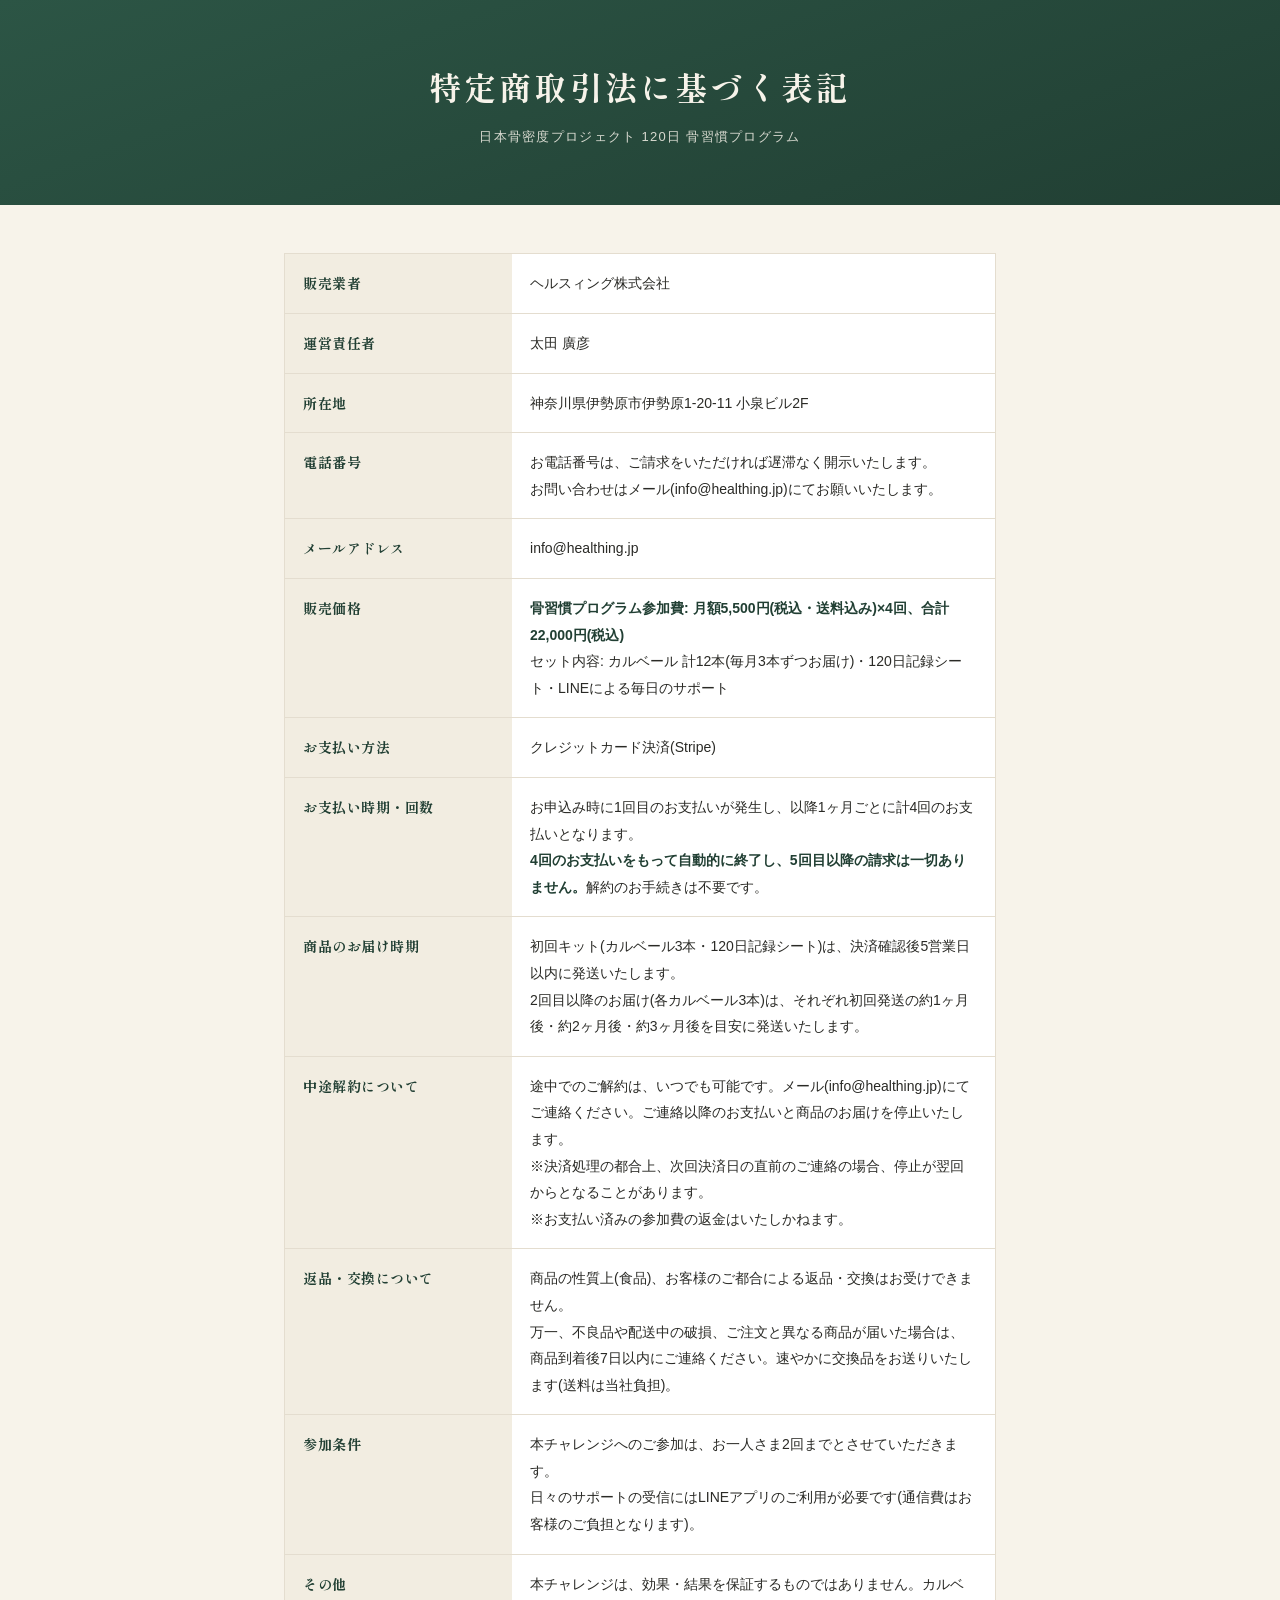
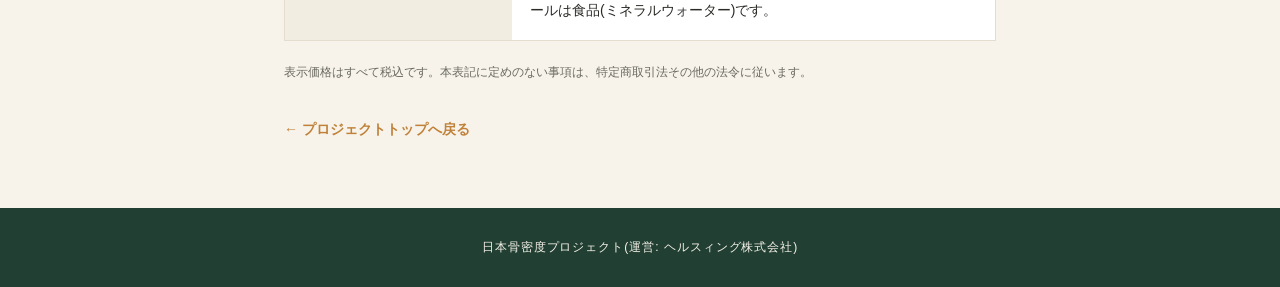
<file: tokushoho.html>
<!DOCTYPE html>
<html lang="ja">
<head>
<meta charset="UTF-8">
<meta name="viewport" content="width=device-width, initial-scale=1.0">
<title>特定商取引法に基づく表記 | 日本骨密度プロジェクト</title>
<link rel="icon" href="/favicon.ico" sizes="any">
<link rel="icon" type="image/png" href="/assets/img/favicon-32.png" sizes="32x32">
<link rel="apple-touch-icon" href="/apple-touch-icon.png">

<link rel="preconnect" href="https://fonts.googleapis.com">
<link rel="preconnect" href="https://fonts.gstatic.com" crossorigin>
<link href="https://fonts.googleapis.com/css2?family=Shippori+Mincho+B1:wght@500;700&family=Zen+Kaku+Gothic+New:wght@400;500;700&display=swap" rel="stylesheet">
<!-- Google tag (gtag.js) -->
<script async src="https://www.googletagmanager.com/gtag/js?id=G-N0171GTLM5"></script>
<script>
  window.dataLayer = window.dataLayer || [];
  function gtag(){dataLayer.push(arguments);}
  gtag('js', new Date());
  gtag('config', 'G-N0171GTLM5');
</script>
<style>
  :root {
    --pine: #2C5545;
    --pine-deep: #213F33;
    --amber: #C0813A;
    --ivory: #F7F3EA;
    --ink: #2A2A26;
  }
  * { margin: 0; padding: 0; box-sizing: border-box; }
  body {
    font-family: 'Zen Kaku Gothic New', sans-serif;
    background: var(--ivory);
    color: var(--ink);
    line-height: 1.9;
  }
  header {
    background: linear-gradient(160deg, var(--pine) 0%, var(--pine-deep) 100%);
    color: var(--ivory);
    text-align: center;
    padding: 56px 24px;
  }
  header h1 {
    font-family: 'Shippori Mincho B1', serif;
    font-weight: 700;
    font-size: clamp(22px, 4.5vw, 32px);
    letter-spacing: 0.1em;
  }
  header p { font-size: 13px; opacity: 0.85; margin-top: 8px; letter-spacing: 0.1em; }
  .wrap { max-width: 760px; margin: 0 auto; padding: 48px 24px 64px; }
  table {
    width: 100%;
    border-collapse: collapse;
    background: #fff;
    border: 1px solid #e4ddcf;
  }
  th, td {
    border-bottom: 1px solid #e4ddcf;
    padding: 16px 18px;
    font-size: 14px;
    text-align: left;
    vertical-align: top;
  }
  th {
    width: 32%;
    background: #f2ede1;
    font-family: 'Shippori Mincho B1', serif;
    font-weight: 700;
    color: var(--pine-deep);
    letter-spacing: 0.04em;
  }
  td strong { color: var(--pine-deep); }
  .note { font-size: 12px; color: #6a6a60; margin-top: 20px; }
  .back {
    display: inline-block;
    margin-top: 32px;
    color: var(--amber);
    font-weight: 700;
    text-decoration: none;
    font-size: 14px;
  }
  footer {
    background: var(--pine-deep);
    color: var(--ivory);
    text-align: center;
    font-size: 12px;
    padding: 28px 24px;
    letter-spacing: 0.08em;
  }
  @media (max-width: 520px) {
    th, td { display: block; width: 100%; }
    th { border-bottom: none; padding-bottom: 6px; }
    td { padding-top: 0; }
  }
</style>
</head>
<body>

<header>
  <h1>特定商取引法に基づく表記</h1>
  <p>日本骨密度プロジェクト 120日 骨習慣プログラム</p>
</header>

<main class="wrap">
  <table>
    <tr>
      <th>販売業者</th>
      <td>ヘルスィング株式会社</td>
    </tr>
    <tr>
      <th>運営責任者</th>
      <td>太田 廣彦</td>
    </tr>
    <tr>
      <th>所在地</th>
      <td>神奈川県伊勢原市伊勢原1-20-11 小泉ビル2F</td>
    </tr>
    <tr>
      <th>電話番号</th>
      <td>お電話番号は、ご請求をいただければ遅滞なく開示いたします。<br>
      お問い合わせはメール(info@healthing.jp)にてお願いいたします。</td>
    </tr>
    <tr>
      <th>メールアドレス</th>
      <td>info@healthing.jp</td>
    </tr>
    <tr>
      <th>販売価格</th>
      <td><strong>骨習慣プログラム参加費: 月額5,500円(税込・送料込み)×4回、合計22,000円(税込)</strong><br>
      セット内容: カルベール 計12本(毎月3本ずつお届け)・120日記録シート・LINEによる毎日のサポート</td>
    </tr>
    <tr>
      <th>お支払い方法</th>
      <td>クレジットカード決済(Stripe)</td>
    </tr>
    <tr>
      <th>お支払い時期・回数</th>
      <td>お申込み時に1回目のお支払いが発生し、以降1ヶ月ごとに計4回のお支払いとなります。<br>
      <strong>4回のお支払いをもって自動的に終了し、5回目以降の請求は一切ありません。</strong>解約のお手続きは不要です。</td>
    </tr>
    <tr>
      <th>商品のお届け時期</th>
      <td>初回キット(カルベール3本・120日記録シート)は、決済確認後5営業日以内に発送いたします。<br>
      2回目以降のお届け(各カルベール3本)は、それぞれ初回発送の約1ヶ月後・約2ヶ月後・約3ヶ月後を目安に発送いたします。</td>
    </tr>
    <tr>
      <th>中途解約について</th>
      <td>途中でのご解約は、いつでも可能です。メール(info@healthing.jp)にてご連絡ください。ご連絡以降のお支払いと商品のお届けを停止いたします。<br>
      ※決済処理の都合上、次回決済日の直前のご連絡の場合、停止が翌回からとなることがあります。<br>
      ※お支払い済みの参加費の返金はいたしかねます。</td>
    </tr>
    <tr>
      <th>返品・交換について</th>
      <td>商品の性質上(食品)、お客様のご都合による返品・交換はお受けできません。<br>
      万一、不良品や配送中の破損、ご注文と異なる商品が届いた場合は、商品到着後7日以内にご連絡ください。速やかに交換品をお送りいたします(送料は当社負担)。</td>
    </tr>
    <tr>
      <th>参加条件</th>
      <td>本チャレンジへのご参加は、お一人さま2回までとさせていただきます。<br>
      日々のサポートの受信にはLINEアプリのご利用が必要です(通信費はお客様のご負担となります)。</td>
    </tr>
    <tr>
      <th>その他</th>
      <td>本チャレンジは、効果・結果を保証するものではありません。カルベールは食品(ミネラルウォーター)です。</td>
    </tr>
  </table>

  <p class="note">表示価格はすべて税込です。本表記に定めのない事項は、特定商取引法その他の法令に従います。</p>

  <a class="back" href="index.html">← プロジェクトトップへ戻る</a>
</main>

<footer>
  日本骨密度プロジェクト(運営: ヘルスィング株式会社)
</footer>

</body>
</html>
</file>
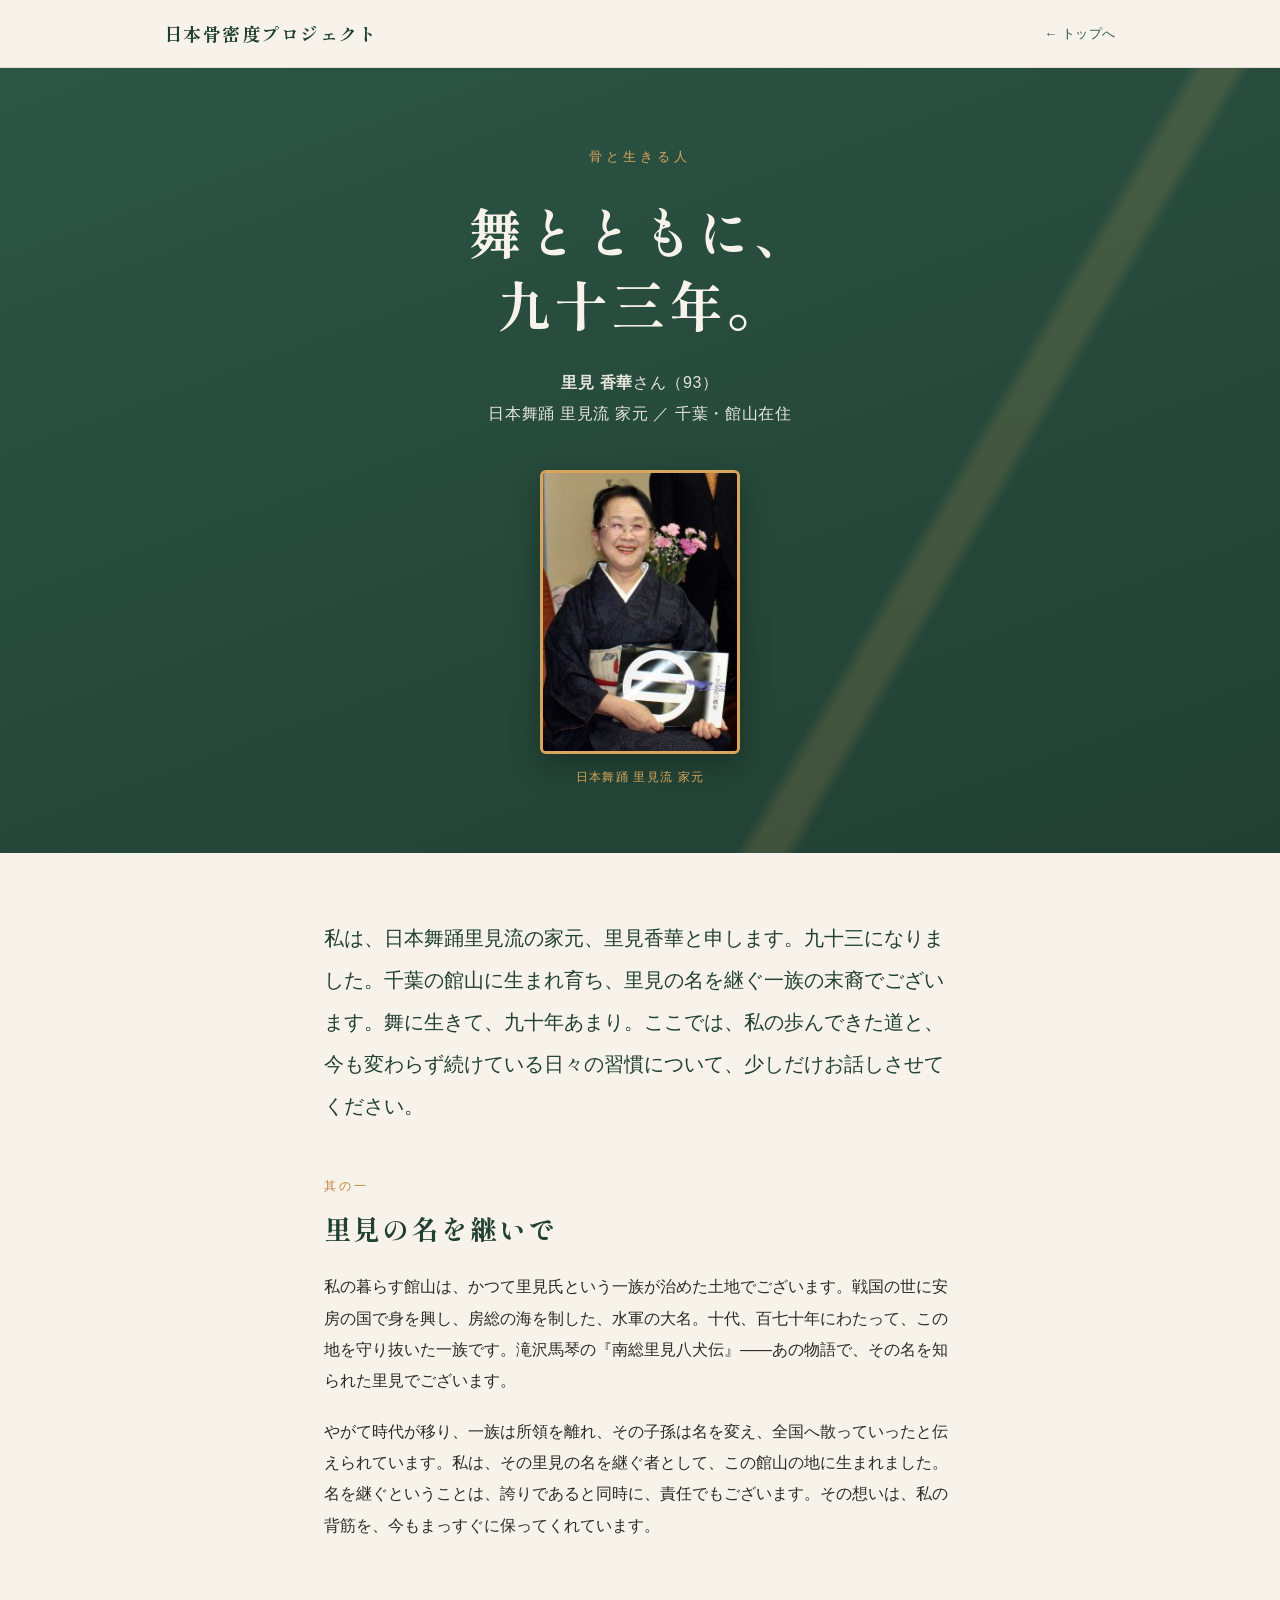
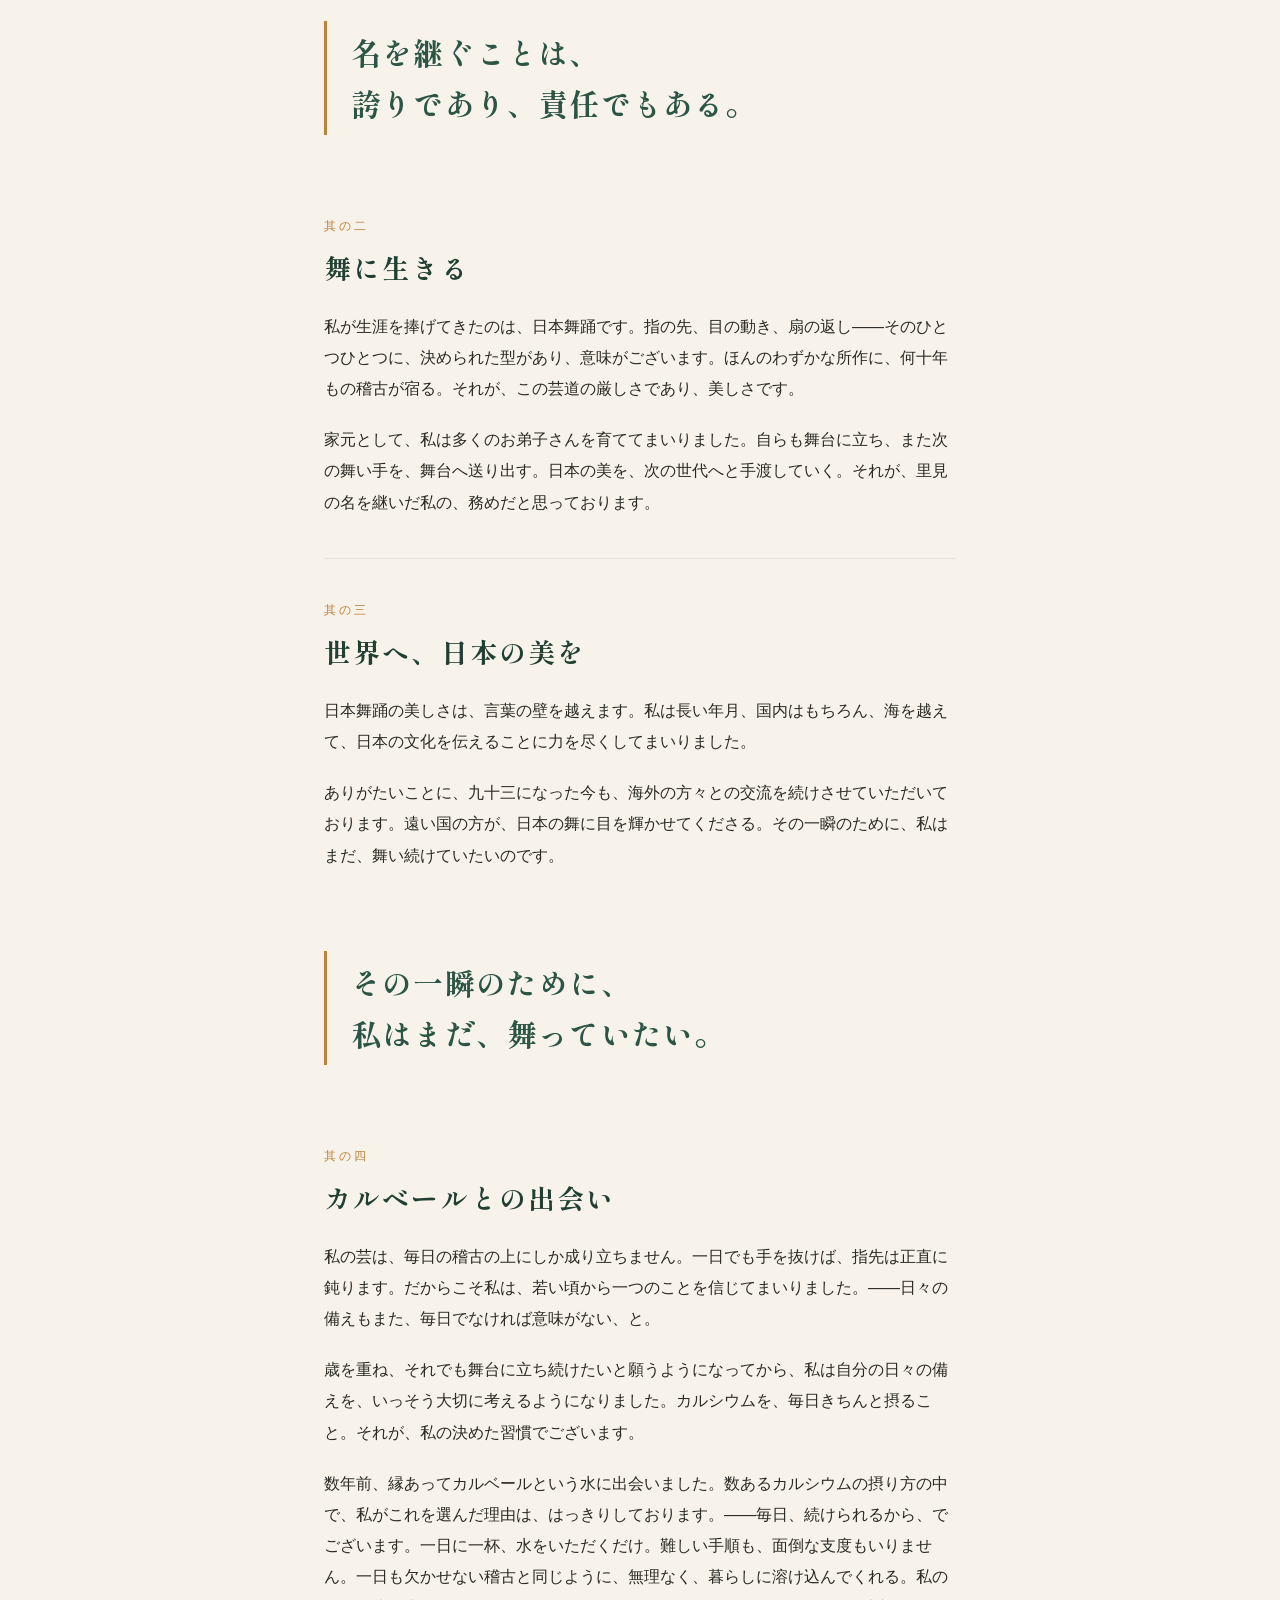
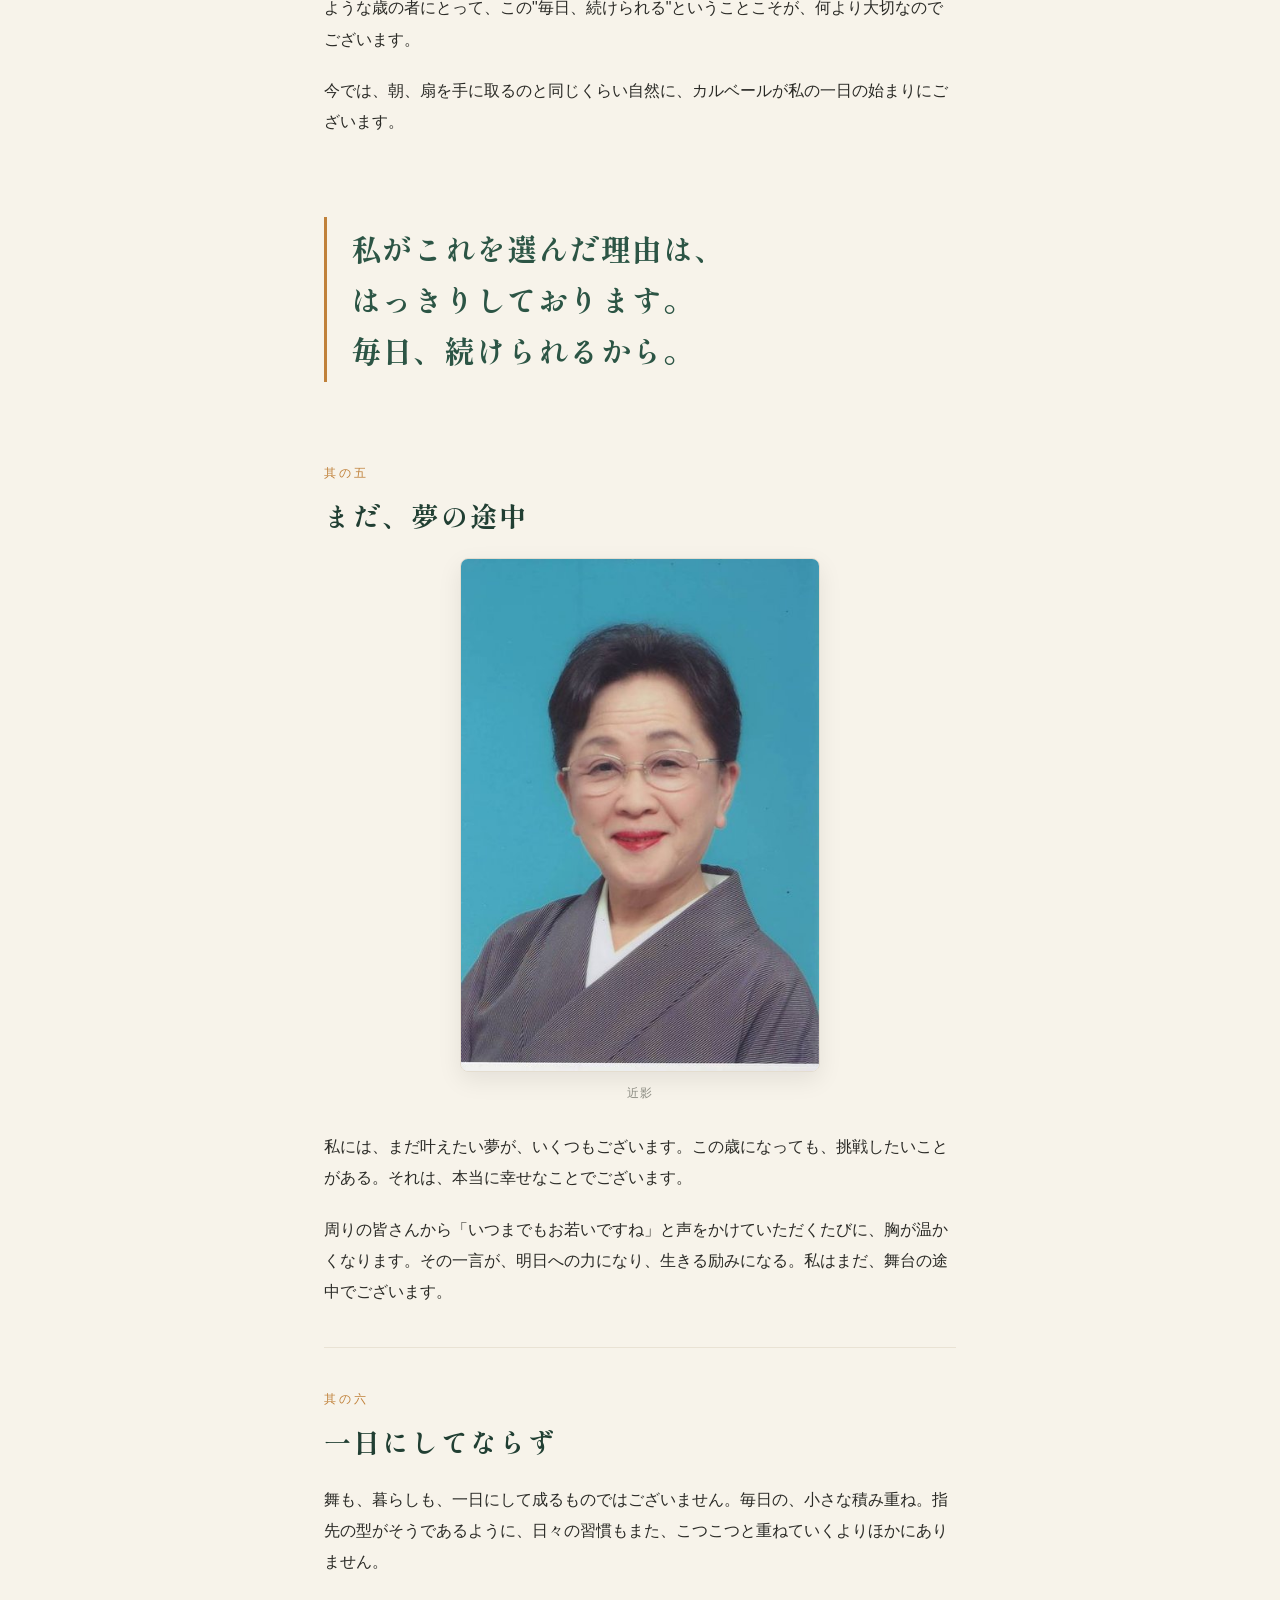
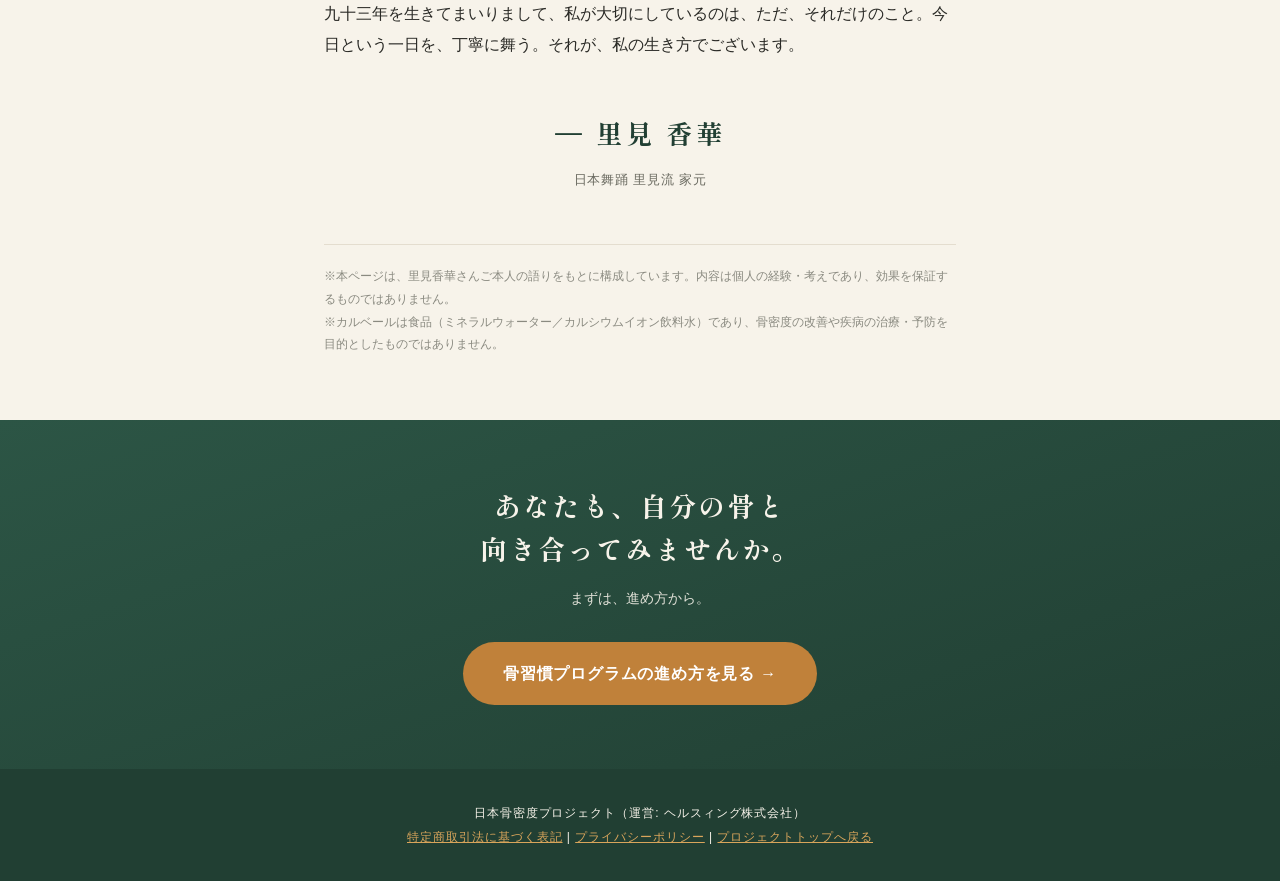
<file: voice/satomi.html>
<!DOCTYPE html>
<html lang="ja">
<head>
<meta charset="UTF-8">
<meta name="viewport" content="width=device-width, initial-scale=1.0">
<title>舞とともに、九十三年。― 里見香華さんの話 | 日本骨密度プロジェクト</title>
<meta name="description" content="日本舞踊里見流の家元・里見香華さん(93)が、里見一族の末裔として舞に生きた九十三年と、日々の習慣を一人称で語ります。日本骨密度プロジェクト「骨習慣プログラム」参加者の物語。">

<meta property="og:type" content="article">
<meta property="og:title" content="舞とともに、九十三年。― 里見香華さんの話">
<meta property="og:description" content="日本舞踊里見流の家元・里見香華さん(93)が、舞に生きた九十三年を語ります。">
<meta property="og:url" content="https://kotsumitsudo.jp/voice/satomi.html">

<link rel="icon" href="/favicon.ico" sizes="any">
<link rel="apple-touch-icon" href="/apple-touch-icon.png">

<link rel="preconnect" href="https://fonts.googleapis.com">
<link rel="preconnect" href="https://fonts.gstatic.com" crossorigin>
<link href="https://fonts.googleapis.com/css2?family=Shippori+Mincho+B1:wght@500;700&family=Zen+Kaku+Gothic+New:wght@400;500;700&display=swap" rel="stylesheet">

<!-- Google tag (gtag.js) -->
<script async src="https://www.googletagmanager.com/gtag/js?id=G-N0171GTLM5"></script>
<script>
  window.dataLayer = window.dataLayer || [];
  function gtag(){dataLayer.push(arguments);}
  gtag('js', new Date());
  gtag('config', 'G-N0171GTLM5');
</script>

<style>
  :root {
    --pine: #2C5545;
    --pine-deep: #213F33;
    --amber: #C0813A;
    --amber-light: #D9A55B;
    --ivory: #F7F3EA;
    --ink: #2A2A26;
  }
  * { margin: 0; padding: 0; box-sizing: border-box; }
  img { max-width: 100%; }
  body {
    font-family: 'Zen Kaku Gothic New', sans-serif;
    background: var(--ivory);
    color: var(--ink);
    line-height: 1.95;
    -webkit-font-smoothing: antialiased;
  }
  .serif { font-family: 'Shippori Mincho B1', serif; }
  a { color: var(--amber); }

  /* ---------- ヘッダー ---------- */
  .site-header {
    background: var(--ivory);
    border-bottom: 1px solid #e4ddcf;
    position: sticky; top: 0; z-index: 10;
  }
  .site-header .inner {
    max-width: 1000px; margin: 0 auto;
    padding: 16px 24px;
    display: flex; align-items: center; justify-content: space-between;
  }
  .site-header .brand {
    font-family: 'Shippori Mincho B1', serif;
    font-weight: 700; font-size: 18px; letter-spacing: 0.08em;
    color: var(--pine-deep); text-decoration: none;
  }
  .site-header .back { font-size: 13px; color: var(--pine); text-decoration: none; letter-spacing: 0.04em; }

  /* ---------- ヒーロー ---------- */
  .hero {
    background: linear-gradient(160deg, var(--pine) 0%, var(--pine-deep) 100%);
    color: var(--ivory);
    padding: 72px 24px 64px;
    text-align: center;
    position: relative; overflow: hidden;
  }
  .hero::before {
    content: ''; position: absolute; top: -40%; right: -10%;
    width: 60%; height: 180%;
    background: linear-gradient(120deg, transparent 46%, rgba(217,165,91,0.16) 47%, rgba(217,165,91,0.16) 49%, transparent 50%);
    pointer-events: none;
  }
  .hero .eyebrow {
    display: inline-block; font-size: 13px; letter-spacing: 0.32em;
    color: var(--amber-light); margin-bottom: 26px;
  }
  .hero h1 {
    font-family: 'Shippori Mincho B1', serif; font-weight: 700;
    font-size: clamp(30px, 6.5vw, 54px);
    letter-spacing: 0.06em; line-height: 1.35; margin-bottom: 26px;
  }
  .hero .who { font-size: clamp(14px, 3.2vw, 16px); opacity: 0.92; letter-spacing: 0.04em; }
  .hero .who b { font-weight: 700; }
  .portrait {
    width: 200px; margin: 40px auto 0;
  }
  .portrait img {
    width: 200px; height: auto; display: block;
    border-radius: 6px;
    border: 3px solid var(--amber-light);
    box-shadow: 0 10px 30px rgba(0,0,0,0.28);
  }
  .portrait figcaption {
    font-size: 12px; color: var(--amber-light);
    letter-spacing: 0.1em; margin-top: 12px;
  }

  /* ---------- 本文 ---------- */
  .read { max-width: 680px; margin: 0 auto; padding-left: 24px; padding-right: 24px; }
  .lead {
    font-family: 'Shippori Mincho B1', serif;
    font-size: clamp(17px, 3.6vw, 20px);
    line-height: 2.1; color: var(--pine-deep);
    padding: 64px 0 8px;
  }

  .chapter { padding: 40px 0; }
  .chapter + .chapter { border-top: 1px solid #e9e2d4; }
  .chapter .kicker {
    font-size: 12px; letter-spacing: 0.24em; color: var(--amber);
    margin-bottom: 10px;
  }
  .chapter h2 {
    font-family: 'Shippori Mincho B1', serif; font-weight: 700;
    font-size: clamp(21px, 4.4vw, 27px);
    color: var(--pine-deep); letter-spacing: 0.08em; line-height: 1.5;
    margin-bottom: 22px;
  }
  .chapter p { font-size: 16px; margin-bottom: 20px; }
  .chapter p:last-child { margin-bottom: 0; }

  .pull {
    font-family: 'Shippori Mincho B1', serif; font-weight: 700;
    font-size: clamp(20px, 4.6vw, 30px);
    color: var(--pine); line-height: 1.7; letter-spacing: 0.04em;
    border-left: 3px solid var(--amber); padding: 6px 0 6px 24px;
    margin: 40px 0;
  }

  /* 現在写真プレースホルダ */
  .now-photo {
    margin: 8px 0 4px;
    aspect-ratio: 4/3; border-radius: 8px;
    border: 1px dashed #c9c0ad;
    background: repeating-linear-gradient(135deg, #efe8d8 0 12px, #f5efe1 12px 24px);
    display: flex; align-items: center; justify-content: center;
    color: #a99; font-size: 12px; text-align: center; letter-spacing: 0.1em;
  }

  /* 署名 */
  .sign {
    text-align: center; padding: 8px 0 4px;
  }
  .sign .name {
    font-family: 'Shippori Mincho B1', serif; font-weight: 700;
    font-size: 26px; color: var(--pine-deep); letter-spacing: 0.14em;
  }
  .sign .title2 { font-size: 13px; color: #6a6a60; margin-top: 8px; letter-spacing: 0.06em; }

  .note {
    font-size: 12px; color: #8a8a80; line-height: 1.9;
    border-top: 1px solid #e4ddcf; margin-top: 48px; padding-top: 20px;
  }

  /* ---------- 末尾CTA ---------- */
  .cta {
    background: linear-gradient(160deg, var(--pine) 0%, var(--pine-deep) 100%);
    color: var(--ivory); text-align: center;
    margin-top: 64px; padding: 64px 24px;
  }
  .cta h3 {
    font-family: 'Shippori Mincho B1', serif; font-weight: 700;
    font-size: clamp(20px, 4.4vw, 27px); letter-spacing: 0.08em;
    line-height: 1.6; margin-bottom: 14px;
  }
  .cta p { font-size: 14px; opacity: 0.9; margin-bottom: 30px; }
  .cta a.btn {
    display: inline-block;
    background: var(--amber); color: #fff; font-weight: 700; font-size: 16px;
    text-decoration: none; padding: 16px 40px; border-radius: 999px;
    letter-spacing: 0.05em; transition: opacity 0.2s;
  }
  .cta a.btn:hover { opacity: 0.88; }

  footer {
    background: var(--pine-deep); color: var(--ivory);
    text-align: center; font-size: 12px; padding: 32px 24px;
    letter-spacing: 0.08em; line-height: 2;
  }
  footer a { color: var(--amber-light); }

  @media (max-width: 480px) {
    .lead { padding-top: 48px; }
    .pull { margin: 32px 0; }
  }
</style>
</head>
<body>

<header class="site-header">
  <div class="inner">
    <a class="brand" href="../index.html">日本骨密度プロジェクト</a>
    <a class="back" href="../index.html">← トップへ</a>
  </div>
</header>

<section class="hero">
  <span class="eyebrow">骨と生きる人</span>
  <h1>舞とともに、<br>九十三年。</h1>
  <p class="who"><b>里見 香華</b>さん（93）<br>日本舞踊 里見流 家元 ／ 千葉・館山在住</p>
  <figure class="portrait">
    <img src="[data-uri]" alt="里見香華さん">
    <figcaption>日本舞踊 里見流 家元</figcaption>
  </figure>
</section>

<main>
  <div class="read">
    <p class="lead serif">私は、日本舞踊里見流の家元、里見香華と申します。九十三になりました。千葉の館山に生まれ育ち、里見の名を継ぐ一族の末裔でございます。舞に生きて、九十年あまり。ここでは、私の歩んできた道と、今も変わらず続けている日々の習慣について、少しだけお話しさせてください。</p>

    <section class="chapter">
      <div class="kicker">其の一</div>
      <h2>里見の名を継いで</h2>
      <p>私の暮らす館山は、かつて里見氏という一族が治めた土地でございます。戦国の世に安房の国で身を興し、房総の海を制した、水軍の大名。十代、百七十年にわたって、この地を守り抜いた一族です。滝沢馬琴の『南総里見八犬伝』——あの物語で、その名を知られた里見でございます。</p>
      <p>やがて時代が移り、一族は所領を離れ、その子孫は名を変え、全国へ散っていったと伝えられています。私は、その里見の名を継ぐ者として、この館山の地に生まれました。名を継ぐということは、誇りであると同時に、責任でもございます。その想いは、私の背筋を、今もまっすぐに保ってくれています。</p>
    </section>

    <div class="pull serif">名を継ぐことは、<br>誇りであり、責任でもある。</div>

    <section class="chapter">
      <div class="kicker">其の二</div>
      <h2>舞に生きる</h2>
      <p>私が生涯を捧げてきたのは、日本舞踊です。指の先、目の動き、扇の返し——そのひとつひとつに、決められた型があり、意味がございます。ほんのわずかな所作に、何十年もの稽古が宿る。それが、この芸道の厳しさであり、美しさです。</p>
      <p>家元として、私は多くのお弟子さんを育ててまいりました。自らも舞台に立ち、また次の舞い手を、舞台へ送り出す。日本の美を、次の世代へと手渡していく。それが、里見の名を継いだ私の、務めだと思っております。</p>
    </section>

    <section class="chapter">
      <div class="kicker">其の三</div>
      <h2>世界へ、日本の美を</h2>
      <p>日本舞踊の美しさは、言葉の壁を越えます。私は長い年月、国内はもちろん、海を越えて、日本の文化を伝えることに力を尽くしてまいりました。</p>
      <p>ありがたいことに、九十三になった今も、海外の方々との交流を続けさせていただいております。遠い国の方が、日本の舞に目を輝かせてくださる。その一瞬のために、私はまだ、舞い続けていたいのです。</p>
    </section>

    <div class="pull serif">その一瞬のために、<br>私はまだ、舞っていたい。</div>

    <section class="chapter">
      <div class="kicker">其の四</div>
      <h2>カルベールとの出会い</h2>
      <p>私の芸は、毎日の稽古の上にしか成り立ちません。一日でも手を抜けば、指先は正直に鈍ります。だからこそ私は、若い頃から一つのことを信じてまいりました。——日々の備えもまた、毎日でなければ意味がない、と。</p>
      <p>歳を重ね、それでも舞台に立ち続けたいと願うようになってから、私は自分の日々の備えを、いっそう大切に考えるようになりました。カルシウムを、毎日きちんと摂ること。それが、私の決めた習慣でございます。</p>
      <p>数年前、縁あってカルベールという水に出会いました。数あるカルシウムの摂り方の中で、私がこれを選んだ理由は、はっきりしております。——毎日、続けられるから、でございます。一日に一杯、水をいただくだけ。難しい手順も、面倒な支度もいりません。一日も欠かせない稽古と同じように、無理なく、暮らしに溶け込んでくれる。私のような歳の者にとって、この"毎日、続けられる"ということこそが、何より大切なのでございます。</p>
      <p>今では、朝、扇を手に取るのと同じくらい自然に、カルベールが私の一日の始まりにございます。</p>
    </section>

    <div class="pull serif">私がこれを選んだ理由は、<br>はっきりしております。<br>毎日、続けられるから。</div>

    <section class="chapter">
      <div class="kicker">其の五</div>
      <h2>まだ、夢の途中</h2>
      <figure style="max-width:360px;margin:10px auto 26px;text-align:center;">
        <img src="[data-uri]" alt="里見香華さん 近影" style="width:100%;border-radius:8px;border:1px solid #e4ddcf;box-shadow:0 8px 24px rgba(0,0,0,.08);display:block;">
        <figcaption style="font-size:12px;color:#8a8a80;letter-spacing:.1em;margin-top:10px;">近影</figcaption>
      </figure>
      <p>私には、まだ叶えたい夢が、いくつもございます。この歳になっても、挑戦したいことがある。それは、本当に幸せなことでございます。</p>
      <p>周りの皆さんから「いつまでもお若いですね」と声をかけていただくたびに、胸が温かくなります。その一言が、明日への力になり、生きる励みになる。私はまだ、舞台の途中でございます。</p>
    </section>

    <section class="chapter">
      <div class="kicker">其の六</div>
      <h2>一日にしてならず</h2>
      <p>舞も、暮らしも、一日にして成るものではございません。毎日の、小さな積み重ね。指先の型がそうであるように、日々の習慣もまた、こつこつと重ねていくよりほかにありません。</p>
      <p>九十三年を生きてまいりまして、私が大切にしているのは、ただ、それだけのこと。今日という一日を、丁寧に舞う。それが、私の生き方でございます。</p>
    </section>

    <div class="sign">
      <div class="name serif">― 里見 香華</div>
      <div class="title2">日本舞踊 里見流 家元</div>
    </div>

    <p class="note">
      ※本ページは、里見香華さんご本人の語りをもとに構成しています。内容は個人の経験・考えであり、効果を保証するものではありません。<br>
      ※カルベールは食品（ミネラルウォーター／カルシウムイオン飲料水）であり、骨密度の改善や疾病の治療・予防を目的としたものではありません。
    </p>
  </div>
</main>

<section class="cta">
  <h3>あなたも、自分の骨と<br>向き合ってみませんか。</h3>
  <p>まずは、進め方から。</p>
  <a class="btn" href="../challenge.html">骨習慣プログラムの進め方を見る →</a>
</section>

<footer>
  日本骨密度プロジェクト（運営: ヘルスィング株式会社）<br>
  <a href="../tokushoho.html">特定商取引法に基づく表記</a> | <a href="../privacy.html">プライバシーポリシー</a> | <a href="../index.html">プロジェクトトップへ戻る</a>
</footer>

</body>
</html>
</file>
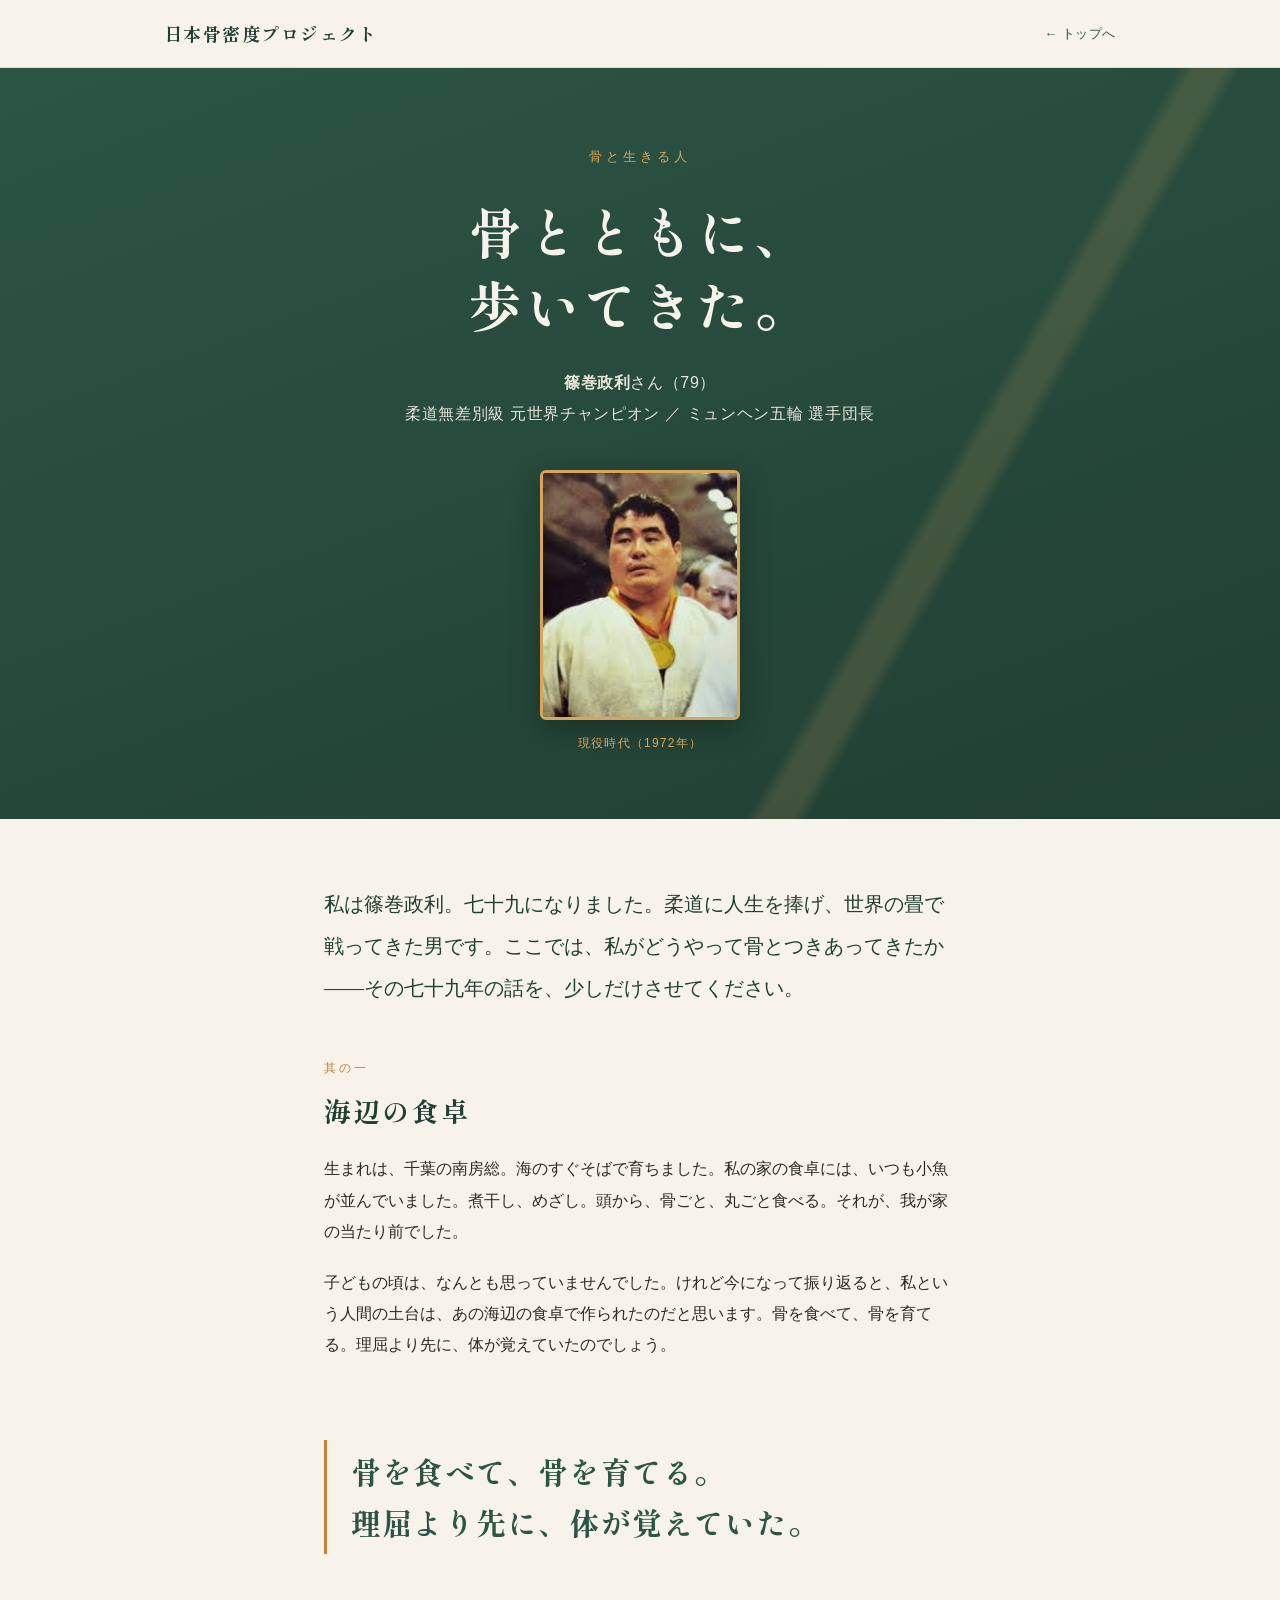
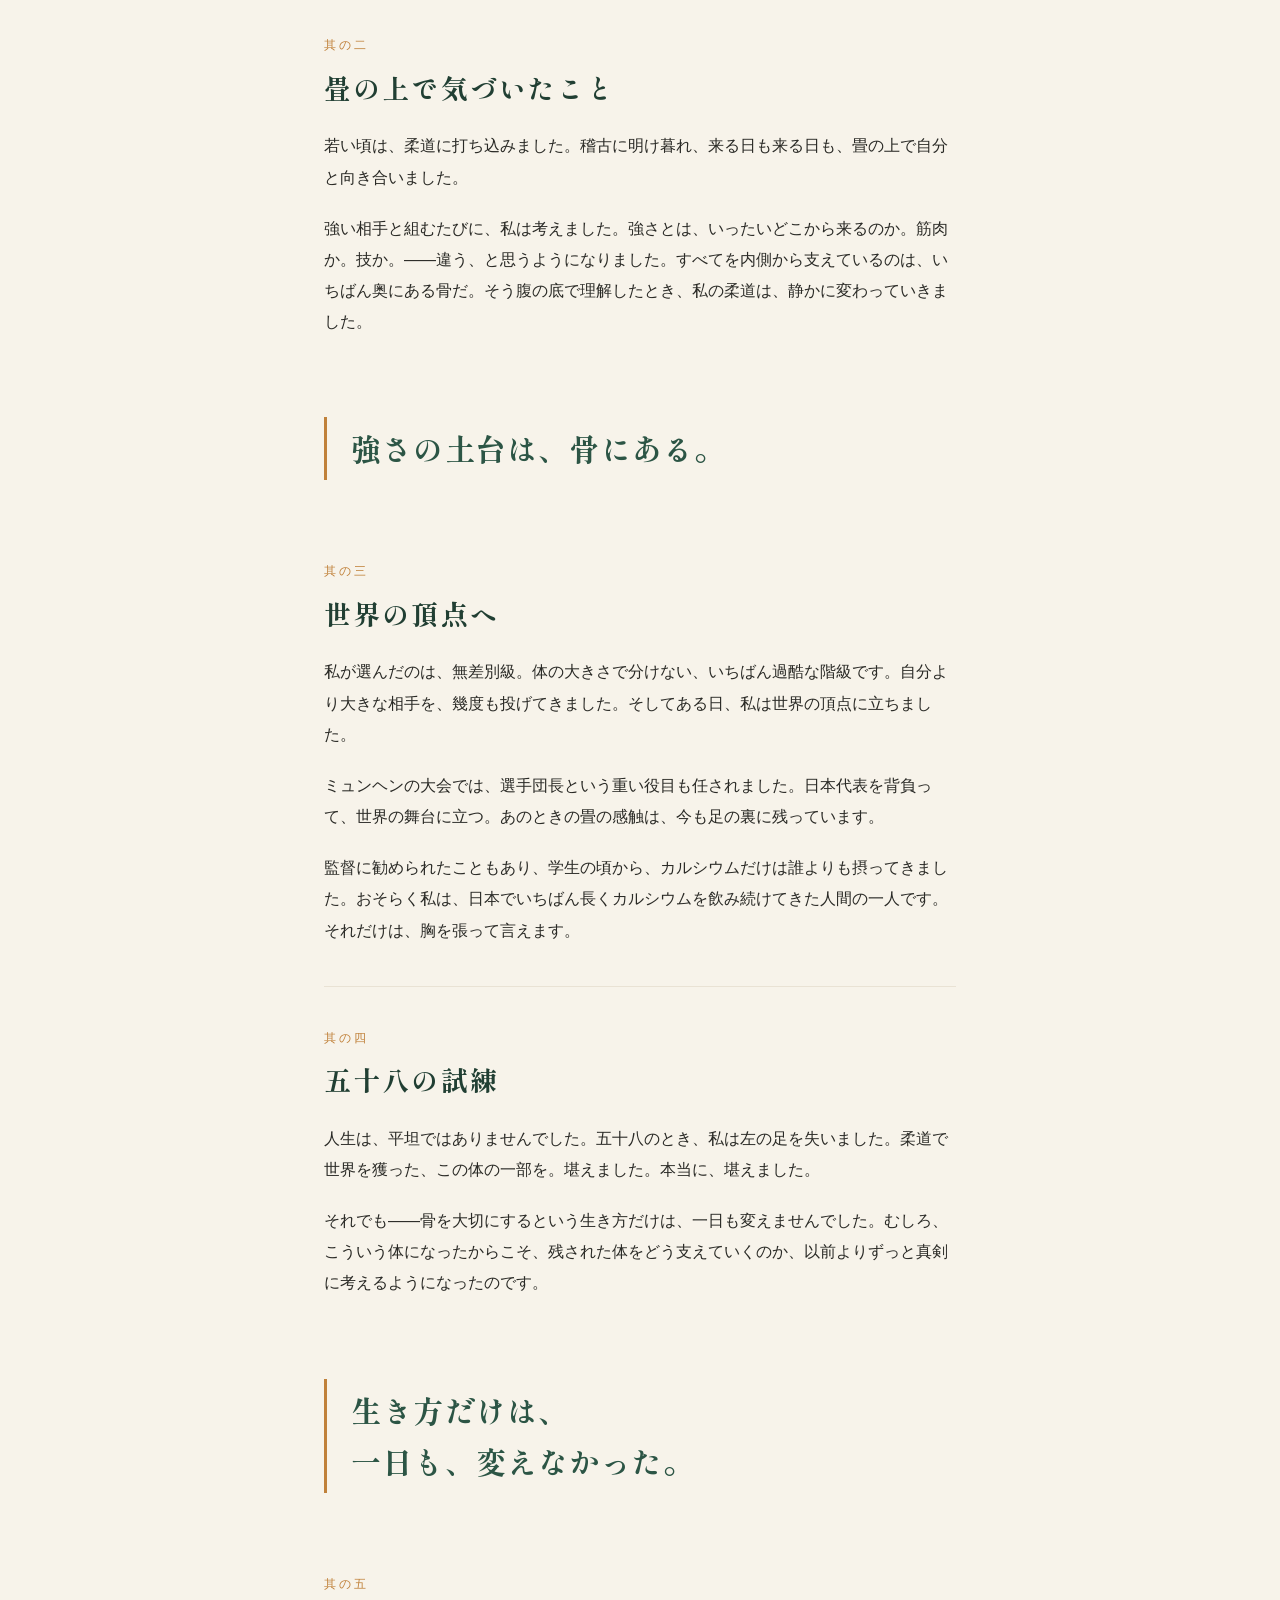
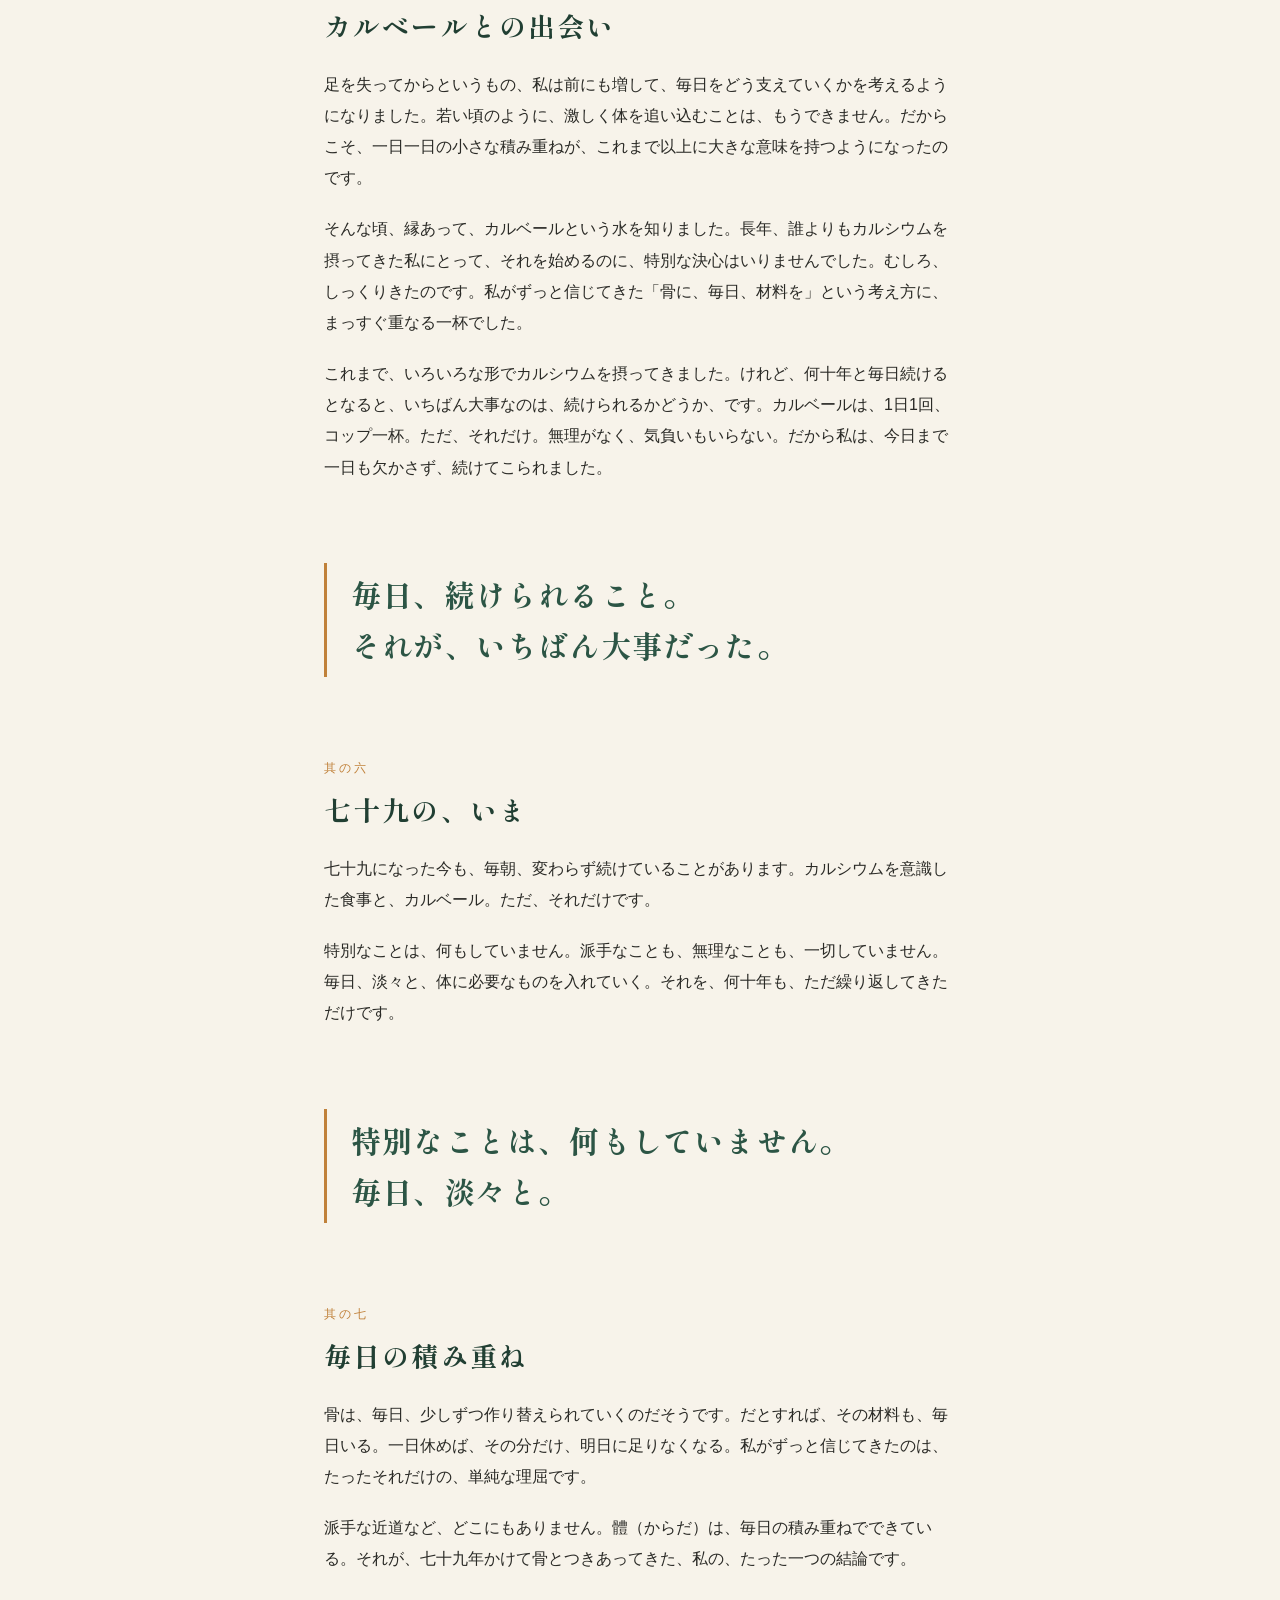
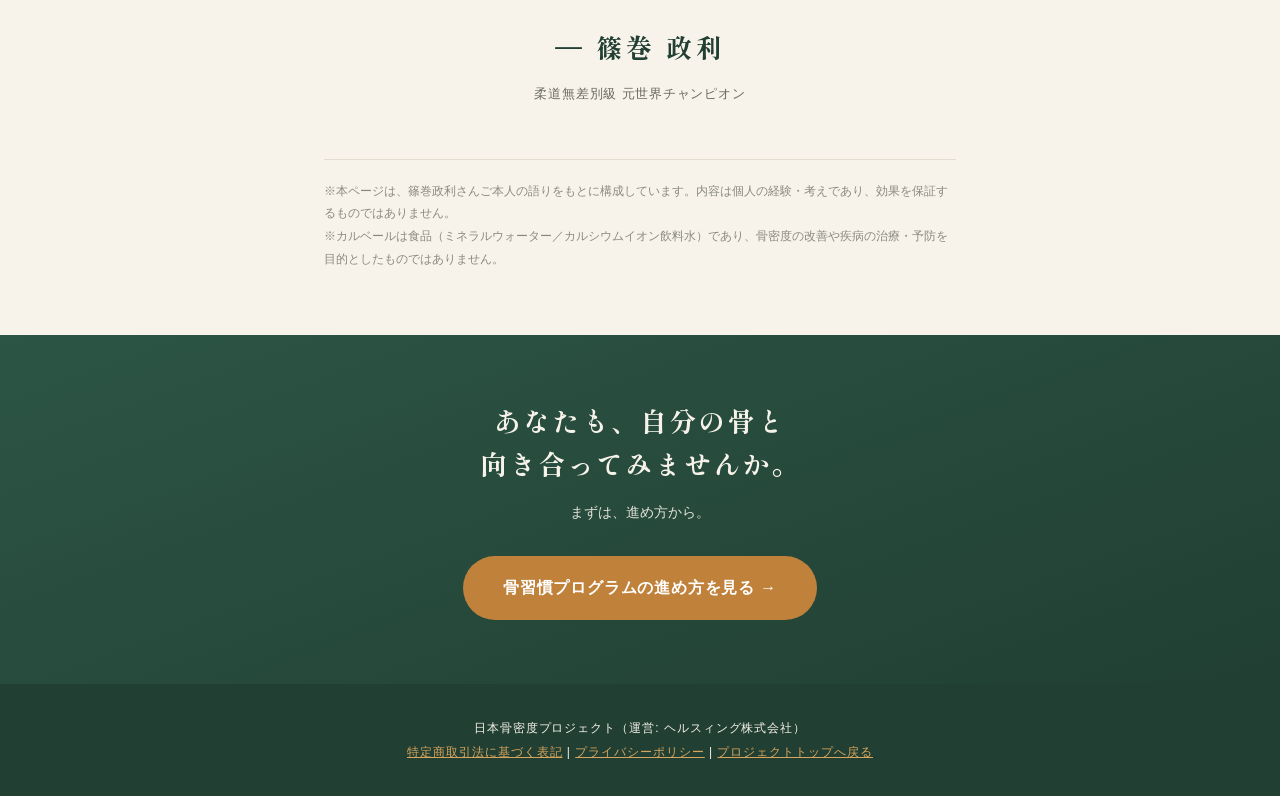
<file: voice/shinomaki.html>
<!DOCTYPE html>
<html lang="ja">
<head>
<meta charset="UTF-8">
<meta name="viewport" content="width=device-width, initial-scale=1.0">
<title>骨とともに、歩いてきた。― 篠巻政利さんの話 | 日本骨密度プロジェクト</title>
<meta name="description" content="柔道無差別級 元世界チャンピオン・篠巻政利さん(79)が、海辺で育った少年時代から今日まで、骨とどう向き合ってきたかを一人称で語ります。日本骨密度プロジェクト「骨習慣プログラム」参加者の物語。">

<meta property="og:type" content="article">
<meta property="og:title" content="骨とともに、歩いてきた。― 篠巻政利さんの話">
<meta property="og:description" content="柔道無差別級 元世界チャンピオン・篠巻政利さん(79)が、骨と向き合ってきた七十九年を語ります。">
<meta property="og:url" content="https://kotsumitsudo.jp/voice/shinomaki.html">

<link rel="icon" href="/favicon.ico" sizes="any">
<link rel="apple-touch-icon" href="/apple-touch-icon.png">

<link rel="preconnect" href="https://fonts.googleapis.com">
<link rel="preconnect" href="https://fonts.gstatic.com" crossorigin>
<link href="https://fonts.googleapis.com/css2?family=Shippori+Mincho+B1:wght@500;700&family=Zen+Kaku+Gothic+New:wght@400;500;700&display=swap" rel="stylesheet">

<!-- Google tag (gtag.js) -->
<script async src="https://www.googletagmanager.com/gtag/js?id=G-N0171GTLM5"></script>
<script>
  window.dataLayer = window.dataLayer || [];
  function gtag(){dataLayer.push(arguments);}
  gtag('js', new Date());
  gtag('config', 'G-N0171GTLM5');
</script>

<style>
  :root {
    --pine: #2C5545;
    --pine-deep: #213F33;
    --amber: #C0813A;
    --amber-light: #D9A55B;
    --ivory: #F7F3EA;
    --ink: #2A2A26;
  }
  * { margin: 0; padding: 0; box-sizing: border-box; }
  img { max-width: 100%; }
  body {
    font-family: 'Zen Kaku Gothic New', sans-serif;
    background: var(--ivory);
    color: var(--ink);
    line-height: 1.95;
    -webkit-font-smoothing: antialiased;
  }
  .serif { font-family: 'Shippori Mincho B1', serif; }
  a { color: var(--amber); }

  /* ---------- ヘッダー ---------- */
  .site-header {
    background: var(--ivory);
    border-bottom: 1px solid #e4ddcf;
    position: sticky; top: 0; z-index: 10;
  }
  .site-header .inner {
    max-width: 1000px; margin: 0 auto;
    padding: 16px 24px;
    display: flex; align-items: center; justify-content: space-between;
  }
  .site-header .brand {
    font-family: 'Shippori Mincho B1', serif;
    font-weight: 700; font-size: 18px; letter-spacing: 0.08em;
    color: var(--pine-deep); text-decoration: none;
  }
  .site-header .back { font-size: 13px; color: var(--pine); text-decoration: none; letter-spacing: 0.04em; }

  /* ---------- ヒーロー ---------- */
  .hero {
    background: linear-gradient(160deg, var(--pine) 0%, var(--pine-deep) 100%);
    color: var(--ivory);
    padding: 72px 24px 64px;
    text-align: center;
    position: relative; overflow: hidden;
  }
  .hero::before {
    content: ''; position: absolute; top: -40%; right: -10%;
    width: 60%; height: 180%;
    background: linear-gradient(120deg, transparent 46%, rgba(217,165,91,0.16) 47%, rgba(217,165,91,0.16) 49%, transparent 50%);
    pointer-events: none;
  }
  .hero .eyebrow {
    display: inline-block; font-size: 13px; letter-spacing: 0.32em;
    color: var(--amber-light); margin-bottom: 26px;
  }
  .hero h1 {
    font-family: 'Shippori Mincho B1', serif; font-weight: 700;
    font-size: clamp(30px, 6.5vw, 54px);
    letter-spacing: 0.06em; line-height: 1.35; margin-bottom: 26px;
  }
  .hero .who { font-size: clamp(14px, 3.2vw, 16px); opacity: 0.92; letter-spacing: 0.04em; }
  .hero .who b { font-weight: 700; }
  .portrait {
    width: 200px; margin: 40px auto 0;
  }
  .portrait img {
    width: 200px; height: auto; display: block;
    border-radius: 6px;
    border: 3px solid var(--amber-light);
    box-shadow: 0 10px 30px rgba(0,0,0,0.28);
  }
  .portrait figcaption {
    font-size: 12px; color: var(--amber-light);
    letter-spacing: 0.1em; margin-top: 12px;
  }

  /* ---------- 本文 ---------- */
  .read { max-width: 680px; margin: 0 auto; padding-left: 24px; padding-right: 24px; }
  .lead {
    font-family: 'Shippori Mincho B1', serif;
    font-size: clamp(17px, 3.6vw, 20px);
    line-height: 2.1; color: var(--pine-deep);
    padding: 64px 0 8px;
  }

  .chapter { padding: 40px 0; }
  .chapter + .chapter { border-top: 1px solid #e9e2d4; }
  .chapter .kicker {
    font-size: 12px; letter-spacing: 0.24em; color: var(--amber);
    margin-bottom: 10px;
  }
  .chapter h2 {
    font-family: 'Shippori Mincho B1', serif; font-weight: 700;
    font-size: clamp(21px, 4.4vw, 27px);
    color: var(--pine-deep); letter-spacing: 0.08em; line-height: 1.5;
    margin-bottom: 22px;
  }
  .chapter p { font-size: 16px; margin-bottom: 20px; }
  .chapter p:last-child { margin-bottom: 0; }

  .pull {
    font-family: 'Shippori Mincho B1', serif; font-weight: 700;
    font-size: clamp(20px, 4.6vw, 30px);
    color: var(--pine); line-height: 1.7; letter-spacing: 0.04em;
    border-left: 3px solid var(--amber); padding: 6px 0 6px 24px;
    margin: 40px 0;
  }

  /* 現在写真プレースホルダ */
  .now-photo {
    margin: 8px 0 4px;
    aspect-ratio: 4/3; border-radius: 8px;
    border: 1px dashed #c9c0ad;
    background: repeating-linear-gradient(135deg, #efe8d8 0 12px, #f5efe1 12px 24px);
    display: flex; align-items: center; justify-content: center;
    color: #a99; font-size: 12px; text-align: center; letter-spacing: 0.1em;
  }

  /* 署名 */
  .sign {
    text-align: center; padding: 8px 0 4px;
  }
  .sign .name {
    font-family: 'Shippori Mincho B1', serif; font-weight: 700;
    font-size: 26px; color: var(--pine-deep); letter-spacing: 0.14em;
  }
  .sign .title2 { font-size: 13px; color: #6a6a60; margin-top: 8px; letter-spacing: 0.06em; }

  .note {
    font-size: 12px; color: #8a8a80; line-height: 1.9;
    border-top: 1px solid #e4ddcf; margin-top: 48px; padding-top: 20px;
  }

  /* ---------- 末尾CTA ---------- */
  .cta {
    background: linear-gradient(160deg, var(--pine) 0%, var(--pine-deep) 100%);
    color: var(--ivory); text-align: center;
    margin-top: 64px; padding: 64px 24px;
  }
  .cta h3 {
    font-family: 'Shippori Mincho B1', serif; font-weight: 700;
    font-size: clamp(20px, 4.4vw, 27px); letter-spacing: 0.08em;
    line-height: 1.6; margin-bottom: 14px;
  }
  .cta p { font-size: 14px; opacity: 0.9; margin-bottom: 30px; }
  .cta a.btn {
    display: inline-block;
    background: var(--amber); color: #fff; font-weight: 700; font-size: 16px;
    text-decoration: none; padding: 16px 40px; border-radius: 999px;
    letter-spacing: 0.05em; transition: opacity 0.2s;
  }
  .cta a.btn:hover { opacity: 0.88; }

  footer {
    background: var(--pine-deep); color: var(--ivory);
    text-align: center; font-size: 12px; padding: 32px 24px;
    letter-spacing: 0.08em; line-height: 2;
  }
  footer a { color: var(--amber-light); }

  @media (max-width: 480px) {
    .lead { padding-top: 48px; }
    .pull { margin: 32px 0; }
  }
</style>
</head>
<body>

<header class="site-header">
  <div class="inner">
    <a class="brand" href="../index.html">日本骨密度プロジェクト</a>
    <a class="back" href="../index.html">← トップへ</a>
  </div>
</header>

<section class="hero">
  <span class="eyebrow">骨と生きる人</span>
  <h1>骨とともに、<br>歩いてきた。</h1>
  <p class="who"><b>篠巻政利</b>さん（79）<br>柔道無差別級 元世界チャンピオン ／ ミュンヘン五輪 選手団長</p>
  <figure class="portrait">
    <img src="[data-uri]" alt="篠巻政利さん 現役時代（1972年）">
    <figcaption>現役時代（1972年）</figcaption>
  </figure>
</section>

<main>
  <div class="read">
    <p class="lead serif">
      私は篠巻政利。七十九になりました。柔道に人生を捧げ、世界の畳で戦ってきた男です。ここでは、私がどうやって骨とつきあってきたか——その七十九年の話を、少しだけさせてください。
    </p>

    <section class="chapter">
      <div class="kicker">其の一</div>
      <h2>海辺の食卓</h2>
      <p>生まれは、千葉の南房総。海のすぐそばで育ちました。私の家の食卓には、いつも小魚が並んでいました。煮干し、めざし。頭から、骨ごと、丸ごと食べる。それが、我が家の当たり前でした。</p>
      <p>子どもの頃は、なんとも思っていませんでした。けれど今になって振り返ると、私という人間の土台は、あの海辺の食卓で作られたのだと思います。骨を食べて、骨を育てる。理屈より先に、体が覚えていたのでしょう。</p>
    </section>

    <div class="pull serif">骨を食べて、骨を育てる。<br>理屈より先に、体が覚えていた。</div>

    <section class="chapter">
      <div class="kicker">其の二</div>
      <h2>畳の上で気づいたこと</h2>
      <p>若い頃は、柔道に打ち込みました。稽古に明け暮れ、来る日も来る日も、畳の上で自分と向き合いました。</p>
      <p>強い相手と組むたびに、私は考えました。強さとは、いったいどこから来るのか。筋肉か。技か。——違う、と思うようになりました。すべてを内側から支えているのは、いちばん奥にある骨だ。そう腹の底で理解したとき、私の柔道は、静かに変わっていきました。</p>
    </section>

    <div class="pull serif">強さの土台は、骨にある。</div>

    <section class="chapter">
      <div class="kicker">其の三</div>
      <h2>世界の頂点へ</h2>
      <p>私が選んだのは、無差別級。体の大きさで分けない、いちばん過酷な階級です。自分より大きな相手を、幾度も投げてきました。そしてある日、私は世界の頂点に立ちました。</p>
      <p>ミュンヘンの大会では、選手団長という重い役目も任されました。日本代表を背負って、世界の舞台に立つ。あのときの畳の感触は、今も足の裏に残っています。</p>
      <p>監督に勧められたこともあり、学生の頃から、カルシウムだけは誰よりも摂ってきました。おそらく私は、日本でいちばん長くカルシウムを飲み続けてきた人間の一人です。それだけは、胸を張って言えます。</p>
    </section>

    <section class="chapter">
      <div class="kicker">其の四</div>
      <h2>五十八の試練</h2>
      <p>人生は、平坦ではありませんでした。五十八のとき、私は左の足を失いました。柔道で世界を獲った、この体の一部を。堪えました。本当に、堪えました。</p>
      <p>それでも——骨を大切にするという生き方だけは、一日も変えませんでした。むしろ、こういう体になったからこそ、残された体をどう支えていくのか、以前よりずっと真剣に考えるようになったのです。</p>
    </section>

    <div class="pull serif">生き方だけは、<br>一日も、変えなかった。</div>

    <section class="chapter">
      <div class="kicker">其の五</div>
      <h2>カルベールとの出会い</h2>
      <p>足を失ってからというもの、私は前にも増して、毎日をどう支えていくかを考えるようになりました。若い頃のように、激しく体を追い込むことは、もうできません。だからこそ、一日一日の小さな積み重ねが、これまで以上に大きな意味を持つようになったのです。</p>
      <p>そんな頃、縁あって、カルベールという水を知りました。長年、誰よりもカルシウムを摂ってきた私にとって、それを始めるのに、特別な決心はいりませんでした。むしろ、しっくりきたのです。私がずっと信じてきた「骨に、毎日、材料を」という考え方に、まっすぐ重なる一杯でした。</p>
      <p>これまで、いろいろな形でカルシウムを摂ってきました。けれど、何十年と毎日続けるとなると、いちばん大事なのは、続けられるかどうか、です。カルベールは、1日1回、コップ一杯。ただ、それだけ。無理がなく、気負いもいらない。だから私は、今日まで一日も欠かさず、続けてこられました。</p>
    </section>

    <div class="pull serif">毎日、続けられること。<br>それが、いちばん大事だった。</div>

    <section class="chapter">
      <div class="kicker">其の六</div>
      <h2>七十九の、いま</h2>
      <p>七十九になった今も、毎朝、変わらず続けていることがあります。カルシウムを意識した食事と、カルベール。ただ、それだけです。</p>
      <p>特別なことは、何もしていません。派手なことも、無理なことも、一切していません。毎日、淡々と、体に必要なものを入れていく。それを、何十年も、ただ繰り返してきただけです。</p>
    </section>

    <div class="pull serif">特別なことは、何もしていません。<br>毎日、淡々と。</div>

    <section class="chapter">
      <div class="kicker">其の七</div>
      <h2>毎日の積み重ね</h2>
      <p>骨は、毎日、少しずつ作り替えられていくのだそうです。だとすれば、その材料も、毎日いる。一日休めば、その分だけ、明日に足りなくなる。私がずっと信じてきたのは、たったそれだけの、単純な理屈です。</p>
      <p>派手な近道など、どこにもありません。體（からだ）は、毎日の積み重ねでできている。それが、七十九年かけて骨とつきあってきた、私の、たった一つの結論です。</p>
    </section>

    <div class="sign">
      <div class="name serif">― 篠巻 政利</div>
      <div class="title2">柔道無差別級 元世界チャンピオン</div>
    </div>

    <p class="note">
      ※本ページは、篠巻政利さんご本人の語りをもとに構成しています。内容は個人の経験・考えであり、効果を保証するものではありません。<br>
      ※カルベールは食品（ミネラルウォーター／カルシウムイオン飲料水）であり、骨密度の改善や疾病の治療・予防を目的としたものではありません。
    </p>
  </div>
</main>

<section class="cta">
  <h3>あなたも、自分の骨と<br>向き合ってみませんか。</h3>
  <p>まずは、進め方から。</p>
  <a class="btn" href="../challenge.html">骨習慣プログラムの進め方を見る →</a>
</section>

<footer>
  日本骨密度プロジェクト（運営: ヘルスィング株式会社）<br>
  <a href="../tokushoho.html">特定商取引法に基づく表記</a> | <a href="../privacy.html">プライバシーポリシー</a> | <a href="../index.html">プロジェクトトップへ戻る</a>
</footer>

</body>
</html>
</file>
<file: assets/css/site.css>
@charset "UTF-8";

/* ============================================================
   日本骨密度プロジェクト — 共通スタイル
   既存LPのトークンを踏襲（深緑／アンバー／アイボリー）
   ============================================================ */

:root {
  --pine:        #2C5545;
  --pine-deep:   #213F33;
  --pine-soft:   #4A7261;
  --amber:       #C0813A;
  --amber-light: #D9A55B;
  --ivory:       #F7F3EA;
  --paper:       #FCFAF5;
  --ink:         #2A2823;
  --ink-mute:    #6B6558;
  --rule:        #E3DCCB;

  --serif: "Shippori Mincho B1", "Hiragino Mincho ProN", serif;
  --sans:  "Zen Kaku Gothic New", "Hiragino Sans", "Noto Sans JP", sans-serif;

  --wrap: 720px;
  --wrap-wide: 1080px;
}

*, *::before, *::after { box-sizing: border-box; }

/* 安全弁：どんな場合でも画像が枠を超えない */
img, svg, video, canvas {
  max-width: 100%;
  height: auto;
}

html { scroll-behavior: smooth; }
@media (prefers-reduced-motion: reduce) {
  html { scroll-behavior: auto; }
  *, *::before, *::after { animation-duration: .01ms !important; transition-duration: .01ms !important; }
}

body {
  margin: 0;
  background: var(--paper);
  color: var(--ink);
  font-family: var(--sans);
  font-size: 16px;
  line-height: 1.95;
  font-feature-settings: "palt";
  -webkit-font-smoothing: antialiased;
}

a { color: var(--pine); text-underline-offset: .2em; }
a:hover { color: var(--amber); }
:focus-visible { outline: 2px solid var(--amber); outline-offset: 3px; }

.skip {
  position: absolute; left: -9999px;
  background: var(--pine); color: #fff; padding: .6em 1em; z-index: 100;
}
.skip:focus { left: 1rem; top: 1rem; }

.wrap { max-width: var(--wrap-wide); margin: 0 auto; padding: 0 24px; }

/* ---------------------------------------------------------- header */
.site-head {
  background: var(--pine-deep);
  color: var(--ivory);
  position: sticky; top: 0; z-index: 50;
}
.site-head .wrap {
  display: flex; align-items: center; justify-content: space-between;
  gap: 16px; min-height: 62px; flex-wrap: wrap;
}
.brand { display: flex; align-items: center; gap: 10px; text-decoration: none; color: inherit; }
.brand-mark {
  width: 9px; height: 22px; border-radius: 9px;
  background: linear-gradient(var(--amber-light), var(--amber));
}
.brand-name { font-family: var(--serif); font-weight: 700; font-size: 1.02rem; letter-spacing: .06em; }
.site-nav { display: flex; align-items: center; gap: 22px; font-size: .87rem; }
.site-nav a { color: var(--ivory); text-decoration: none; }
.site-nav a:hover { color: var(--amber-light); }
.site-nav .nav-cta {
  border: 1px solid var(--amber-light); color: var(--amber-light);
  padding: .38em 1.1em; border-radius: 999px;
}
.site-nav .nav-cta:hover { background: var(--amber-light); color: var(--pine-deep); }
@media (max-width: 640px) {
  .site-head .wrap { padding: 10px 18px; }
  .site-nav { gap: 14px; font-size: .8rem; width: 100%; padding-bottom: 8px; }
}

/* ---------------------------------------------------------- 記事本体 */
.doc { max-width: var(--wrap); margin: 0 auto; padding: 0 24px 96px; }

.crumb { font-size: .78rem; color: var(--ink-mute); padding: 22px 0 0; }
.crumb ol { list-style: none; display: flex; flex-wrap: wrap; gap: .5em; margin: 0; padding: 0; }
.crumb li + li::before { content: "／"; margin-right: .5em; color: var(--rule); }

.eyebrow {
  font-size: .74rem; letter-spacing: .18em; color: var(--amber);
  margin: 40px 0 10px; font-weight: 700;
}

.doc h1 {
  font-family: var(--serif); font-weight: 700;
  font-size: clamp(1.72rem, 5.2vw, 2.4rem);
  line-height: 1.5; letter-spacing: .02em;
  margin: 0 0 18px; color: var(--pine-deep);
}
.lede { font-size: 1.04rem; color: var(--ink-mute); margin: 0 0 8px; }

.doc h2 {
  font-family: var(--serif); font-weight: 700;
  font-size: clamp(1.3rem, 3.6vw, 1.6rem);
  line-height: 1.6; color: var(--pine-deep);
  margin: 68px 0 20px; padding-left: 16px;
  border-left: 4px solid var(--amber);
}
.doc h3 {
  font-family: var(--serif); font-weight: 700; font-size: 1.12rem;
  color: var(--pine); margin: 40px 0 12px;
}
.doc h4 { font-size: .98rem; font-weight: 700; color: var(--pine); margin: 26px 0 8px; }
.doc p { margin: 0 0 1.3em; }
.doc ul, .doc ol { margin: 0 0 1.5em; padding-left: 1.35em; }
.doc li { margin-bottom: .55em; }
.doc strong { font-weight: 700; color: var(--pine-deep); }
.doc small { color: var(--ink-mute); font-size: .82rem; line-height: 1.8; display: inline-block; }

/* 目次 */
.toc {
  background: var(--ivory); border: 1px solid var(--rule); border-radius: 4px;
  padding: 22px 26px; margin: 36px 0 8px;
}
.toc-title {
  font-family: var(--serif); font-weight: 700; font-size: .95rem;
  color: var(--pine-deep); margin: 0 0 10px;
}
.toc ol { counter-reset: toc; list-style: none; padding: 0; margin: 0; }
.toc li { counter-increment: toc; margin-bottom: .4em; font-size: .9rem; }
.toc li::before {
  content: counter(toc, decimal-leading-zero);
  color: var(--amber); font-size: .78rem; margin-right: .7em; font-weight: 700;
}
.toc a { text-decoration: none; }
.toc a:hover { text-decoration: underline; }

/* ---------------------------------------------------------- 比較表 */
.table-scroll { overflow-x: auto; margin: 0 0 12px; -webkit-overflow-scrolling: touch; }
table.cmp {
  border-collapse: collapse; width: 100%; min-width: 620px;
  font-size: .88rem; line-height: 1.75;
}
table.cmp th, table.cmp td {
  border-bottom: 1px solid var(--rule); padding: 14px 12px; text-align: left; vertical-align: top;
}
table.cmp thead th {
  background: var(--pine-deep); color: var(--ivory);
  font-weight: 500; font-size: .82rem; letter-spacing: .04em; border-bottom: none;
}
table.cmp tbody th { font-weight: 700; color: var(--pine-deep); white-space: nowrap; }
table.cmp tbody tr:nth-child(even) { background: var(--ivory); }

/* 精度バッジ（署名要素） */
.grade {
  display: inline-block; font-size: .72rem; font-weight: 700; letter-spacing: .05em;
  padding: .25em .8em; border-radius: 999px; white-space: nowrap;
}
.grade-dx { background: var(--pine); color: #fff; }
.grade-sub { background: var(--amber-light); color: #4a3210; }
.grade-scr { background: #fff; color: var(--ink-mute); border: 1px solid var(--rule); }

/* ---------------------------------------------------------- 囲み */
.note, .caution {
  border-radius: 4px; padding: 20px 24px; margin: 30px 0;
  font-size: .93rem; line-height: 1.85;
}
.note { background: var(--ivory); border-left: 3px solid var(--pine-soft); }
.caution { background: #FBF4E7; border-left: 3px solid var(--amber); }
.note p:last-child, .caution p:last-child { margin-bottom: 0; }
.note-title, .caution-title {
  font-family: var(--serif); font-weight: 700; font-size: .95rem;
  margin: 0 0 .5em; color: var(--pine-deep);
}

/* 数値ハイライト */
.stat {
  display: flex; align-items: baseline; gap: .5em;
  font-family: var(--serif); color: var(--pine-deep);
}
.stat-num { font-size: 2.1rem; font-weight: 700; line-height: 1; }
.stat-unit { font-size: .95rem; }

/* 判定スケール */
.scale { margin: 26px 0 34px; }
.scale-row {
  display: grid; grid-template-columns: 8.5em 1fr; gap: 14px;
  align-items: center; padding: 12px 0; border-bottom: 1px solid var(--rule);
}
.scale-key { font-weight: 700; font-size: .88rem; color: var(--pine-deep); }
.scale-val { font-size: .9rem; }
.scale-bar { height: 6px; border-radius: 6px; margin-top: 7px; background: var(--rule); }
.scale-bar span { display: block; height: 100%; border-radius: 6px; background: var(--pine); }
.scale-bar.warn span { background: var(--amber-light); }
.scale-bar.alert span { background: #A8552F; }
@media (max-width: 560px) {
  .scale-row { grid-template-columns: 1fr; gap: 4px; }
}

/* FAQ */
.faq { margin: 26px 0; border-top: 1px solid var(--rule); }
.faq details { border-bottom: 1px solid var(--rule); }
.faq summary {
  cursor: pointer; padding: 17px 34px 17px 0; position: relative;
  font-weight: 700; font-size: .95rem; color: var(--pine-deep); list-style: none;
}
.faq summary::-webkit-details-marker { display: none; }
.faq summary::after {
  content: "＋"; position: absolute; right: 4px; top: 50%;
  transform: translateY(-50%); color: var(--amber); font-weight: 400;
}
.faq details[open] summary::after { content: "－"; }
.faq .faq-body { padding: 0 0 18px; font-size: .92rem; color: var(--ink-mute); }
.faq .faq-body p:last-child { margin-bottom: 0; }

/* 出典 */
.refs { margin: 54px 0 0; padding-top: 22px; border-top: 1px solid var(--rule); }
.refs h2 { font-size: 1rem !important; border-left: none !important; padding-left: 0 !important; margin: 0 0 12px !important; }
.refs ol { font-size: .8rem; color: var(--ink-mute); line-height: 1.8; padding-left: 1.4em; }
.refs li { margin-bottom: .5em; }

/* 関連リンク */
.related { margin: 46px 0 0; }
.related-list { display: grid; gap: 12px; grid-template-columns: repeat(auto-fit, minmax(240px, 1fr)); list-style: none; padding: 0; }
.related-list a {
  display: block; border: 1px solid var(--rule); border-radius: 4px;
  padding: 16px 18px; text-decoration: none; background: #fff; height: 100%;
}
.related-list a:hover { border-color: var(--amber); }
.related-ttl { font-family: var(--serif); font-weight: 700; color: var(--pine-deep); display: block; margin-bottom: 4px; }
.related-desc { font-size: .8rem; color: var(--ink-mute); }

/* ---------------------------------------------------------- 監修 */
.supervisor {
  margin: 60px 0 0; padding: 24px 26px;
  background: var(--ivory); border: 1px solid var(--rule); border-radius: 4px;
}
.supervisor-label { font-size: .72rem; letter-spacing: .16em; color: var(--amber); font-weight: 700; margin: 0 0 6px; }
.supervisor-name { font-family: var(--serif); font-weight: 700; font-size: 1.05rem; color: var(--pine-deep); margin: 0 0 10px; }
.supervisor-name span { font-family: var(--sans); font-size: .8rem; font-weight: 400; color: var(--ink-mute); margin-left: .6em; }
.supervisor-note { font-size: .82rem; color: var(--ink-mute); line-height: 1.85; margin: 0 0 10px; }
.supervisor-date { font-size: .74rem; color: var(--ink-mute); margin: 0; }

/* ---------------------------------------------------------- CTA */
.cta {
  margin: 40px 0 0; padding: 44px 32px; border-radius: 6px;
  background: linear-gradient(160deg, var(--pine) 0%, var(--pine-deep) 100%);
  color: var(--ivory); text-align: center;
}
.cta-eyebrow { font-size: .72rem; letter-spacing: .18em; color: var(--amber-light); margin: 0 0 10px; font-weight: 700; }
.cta h2 {
  font-family: var(--serif); font-size: 1.3rem; margin: 0 0 14px !important;
  color: var(--ivory) !important; border-left: none !important; padding-left: 0 !important;
}
.cta-lead { font-size: .9rem; margin: 0 auto 24px; max-width: 34em; opacity: .9; }
.cta-actions { display: flex; gap: 12px; justify-content: center; flex-wrap: wrap; margin: 0; }
.btn {
  display: inline-block; padding: .85em 2em; border-radius: 999px;
  text-decoration: none; font-size: .9rem; font-weight: 700;
}
.btn-primary { background: var(--amber); color: #fff; }
.btn-primary:hover { background: var(--amber-light); color: #fff; }
.btn-ghost { border: 1px solid rgba(247,243,234,.5); color: var(--ivory); }
.btn-ghost:hover { background: rgba(247,243,234,.12); color: var(--ivory); }

/* ---------------------------------------------------------- footer */
.site-foot { background: var(--pine-deep); color: var(--ivory); padding: 40px 0 34px; }
.foot-nav { display: flex; flex-wrap: wrap; gap: 20px; font-size: .84rem; margin-bottom: 18px; }
.foot-nav a { color: var(--ivory); text-decoration: none; opacity: .85; }
.foot-nav a:hover { color: var(--amber-light); opacity: 1; }
.foot-note { font-size: .82rem; opacity: .8; margin: 0 0 8px; }
.foot-note a { color: var(--amber-light); }
.foot-copy { font-size: .74rem; opacity: .6; margin: 0; }

/* ---------------------------------------------------------- 挿絵 */
.fig {
  margin: 38px 0;
  padding: 0;
}
.fig img {
  display: block; width: 100%; height: auto;
  border-radius: 5px; background: var(--ivory);
}
.fig figcaption {
  font-size: .8rem; color: var(--ink-mute); line-height: 1.8;
  margin-top: 12px; padding-left: 12px; border-left: 2px solid var(--amber);
}

/* ヒーロー（H1直下・記事の顔） */
.fig-hero { margin: 26px 0 40px; }
.fig-hero img { border-radius: 6px; }

/* 幅を本文より広げる（デスクトップのみ） */
@media (min-width: 900px) {
  .fig-wide { margin-left: -60px; margin-right: -60px; }
}

/* 画像未配置時のプレースホルダ */
.fig-placeholder {
  display: flex; align-items: center; justify-content: center;
  background: var(--ivory); border: 1px dashed var(--rule); border-radius: 5px;
  color: var(--ink-mute); font-size: .82rem; text-align: center;
  padding: 20px; line-height: 1.8;
}

/* 縦長の図版は幅を抑えて中央寄せ（スクロール過多の防止） */
.fig-portrait { display: flex; flex-direction: column; align-items: center; }
.fig-portrait img { max-width: 420px; }
.fig-portrait figcaption { max-width: 100%; align-self: stretch; }

/* ---------------------------------------------------------- 図表（SVG） */
.chart { display: block; width: 100%; height: auto; border-radius: 4px; }
.fig-chart { margin: 34px 0; }
.fig-chart figcaption {
  font-size: .8rem; color: var(--ink-mute); line-height: 1.8;
  margin-top: 12px; padding-left: 12px; border-left: 2px solid var(--amber);
}

/* ============================================================
   ピラーページ（/bone/）
   ============================================================ */

.doc.pillar { max-width: 880px; }

.pillar-head { text-align: center; padding: 40px 0 8px; }
.pillar-head h1 {
  font-size: clamp(1.8rem, 5.4vw, 2.6rem);
  margin-bottom: 20px;
}
.pillar-head .lede { max-width: 34em; margin: 0 auto 8px; text-align: left; }

/* トピックカード */
.topics { margin: 56px 0 0; display: grid; gap: 26px; }

.topic {
  display: grid; grid-template-columns: 268px 1fr; gap: 0;
  border: 1px solid var(--rule); border-radius: 6px;
  background: #fff; padding: 0; overflow: hidden;
  text-decoration: none; color: inherit;
  transition: border-color .18s ease;
}
.topic:hover { border-color: var(--amber); color: inherit; }
.topic-thumb {
  width: 100%; height: 100%; min-height: 200px;
  object-fit: cover; background: var(--ivory); display: block;
}
.topic > div { padding: 26px 28px; }
.topic-num {
  font-size: .72rem; letter-spacing: .16em; color: var(--amber);
  font-weight: 700; margin: 0 0 6px;
}
.topic-ttl {
  font-family: var(--serif); font-weight: 700;
  font-size: 1.24rem; color: var(--pine-deep);
  margin: 0 0 10px; line-height: 1.5;
}
.topic-body { font-size: .93rem; line-height: 1.9; margin: 0 0 12px; }
.topic-more { font-size: .86rem; font-weight: 700; color: var(--pine); }
.topic:hover .topic-more { color: var(--amber); }
.topic-more::after { content: " →"; }

@media (max-width: 680px) {
  .topic { grid-template-columns: 1fr; }
  .topic-thumb { height: 190px; min-height: 0; }
  .topic > div { padding: 20px 22px 22px; }
}

/* 読む順ガイド */
.guide {
  margin: 64px 0 0; padding: 30px 32px;
  background: var(--ivory); border: 1px solid var(--rule); border-radius: 6px;
}
.guide h2 {
  font-size: 1.14rem !important; margin: 0 0 18px !important;
  border-left: none !important; padding-left: 0 !important;
}
.guide-row {
  display: grid; grid-template-columns: 11em 1fr; gap: 16px;
  padding: 14px 0; border-top: 1px solid var(--rule);
  font-size: .92rem; align-items: baseline;
}
.guide-row:first-of-type { border-top: none; padding-top: 0; }
.guide-key { font-weight: 700; color: var(--pine-deep); }
.guide-val a { font-weight: 700; }
@media (max-width: 620px) {
  .guide { padding: 24px 22px; }
  .guide-row { grid-template-columns: 1fr; gap: 4px; }
}
</file>
